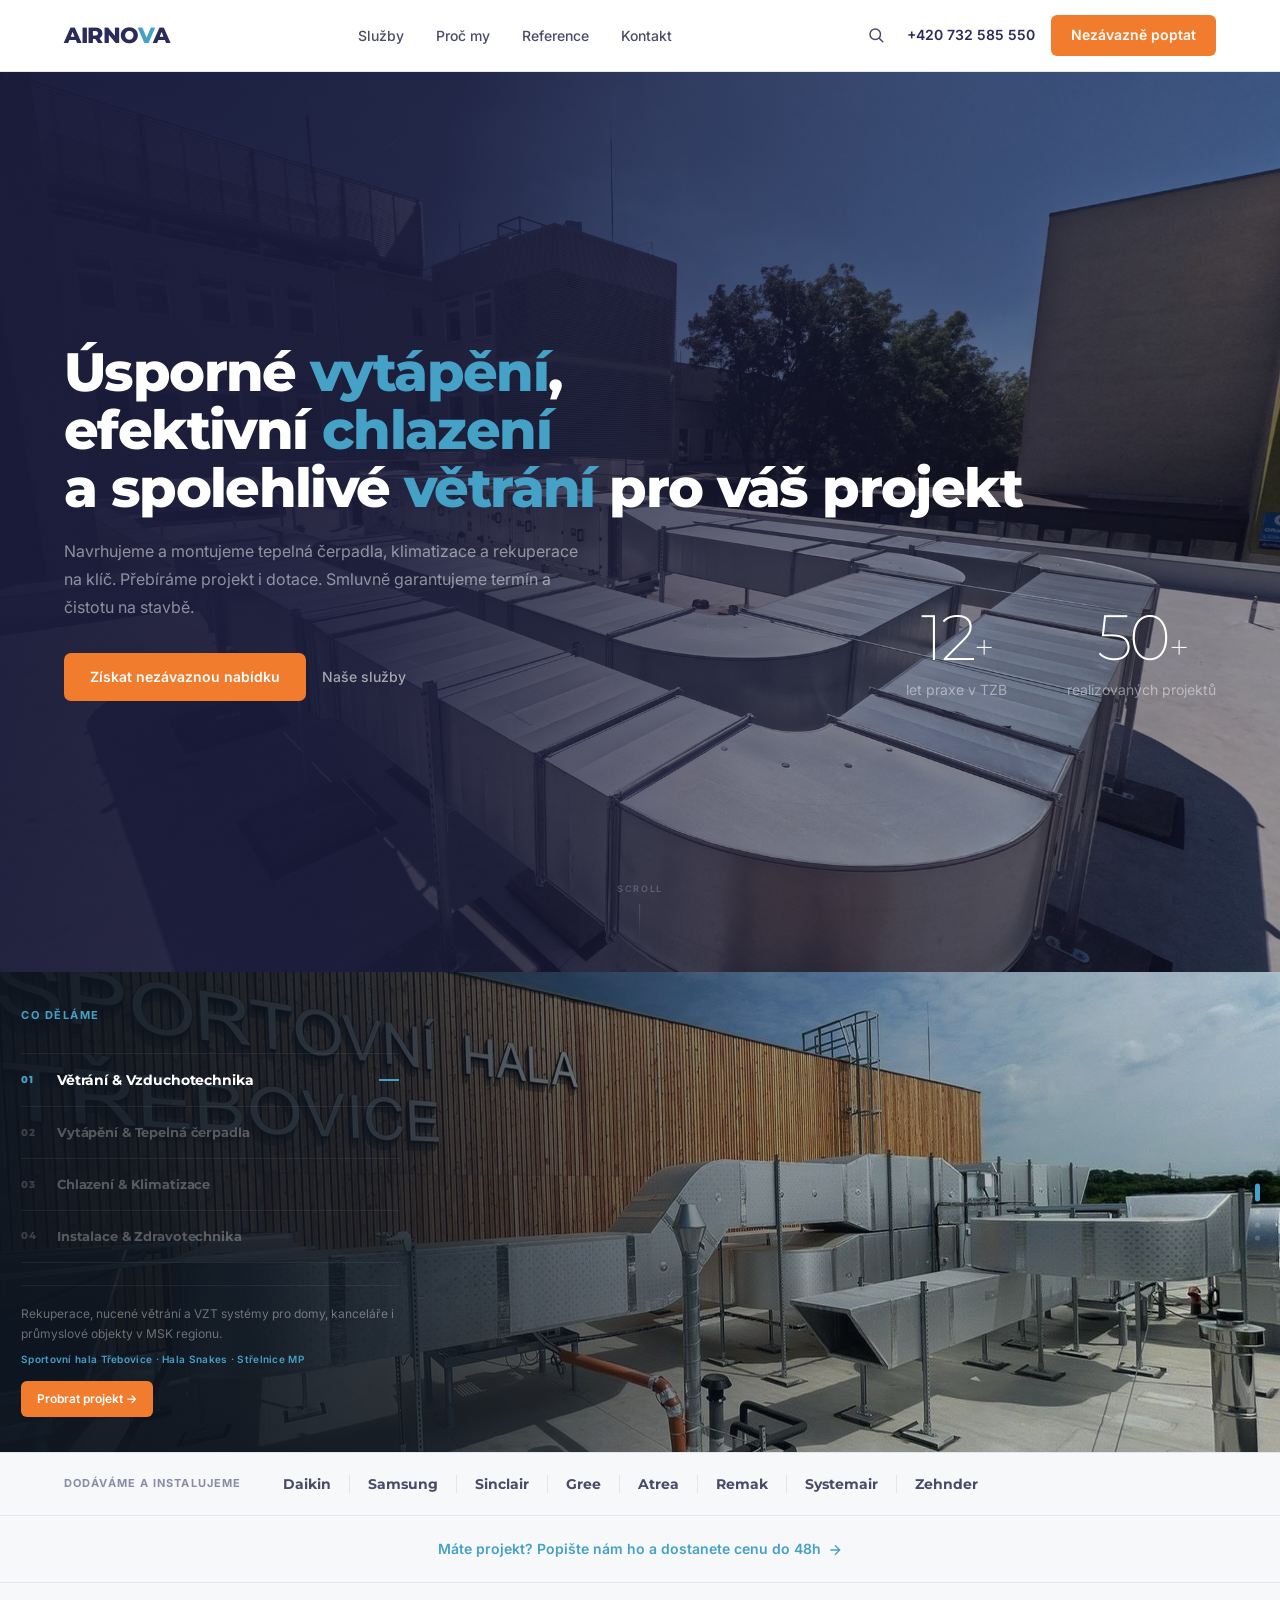
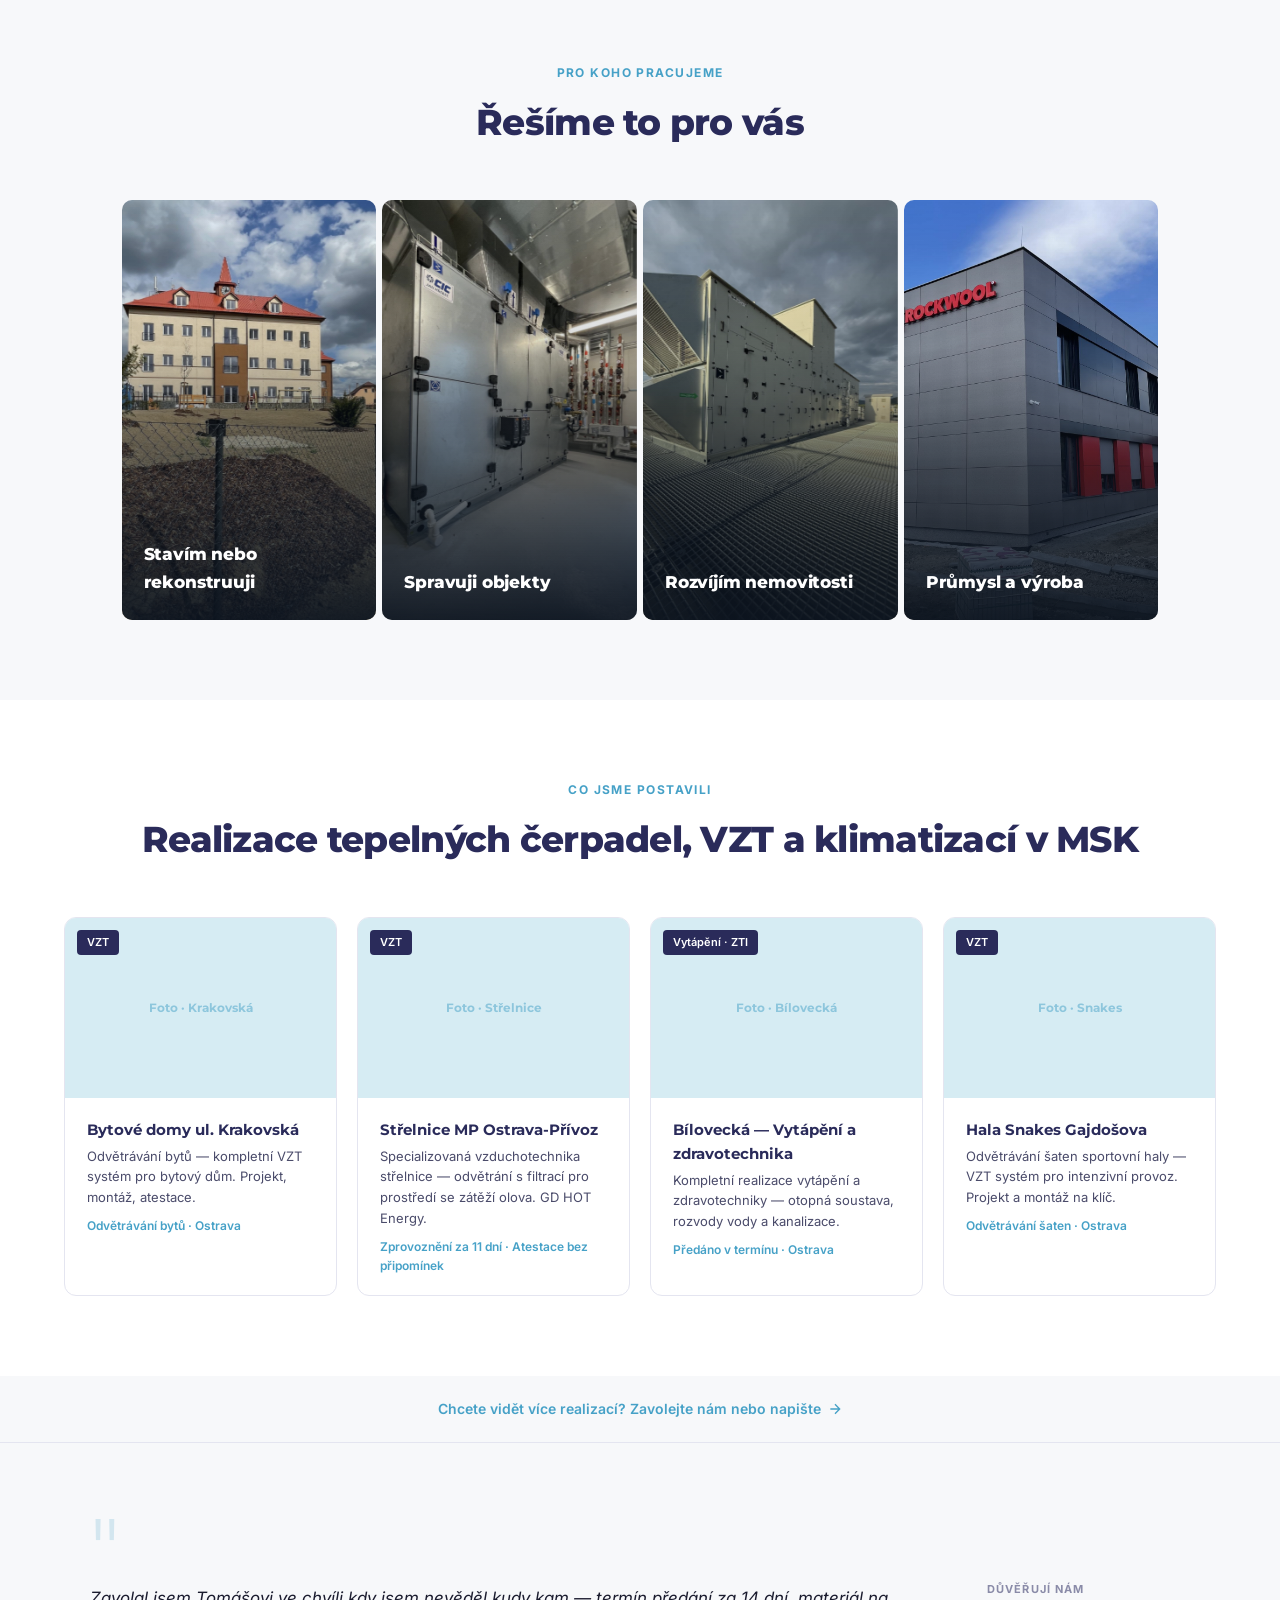
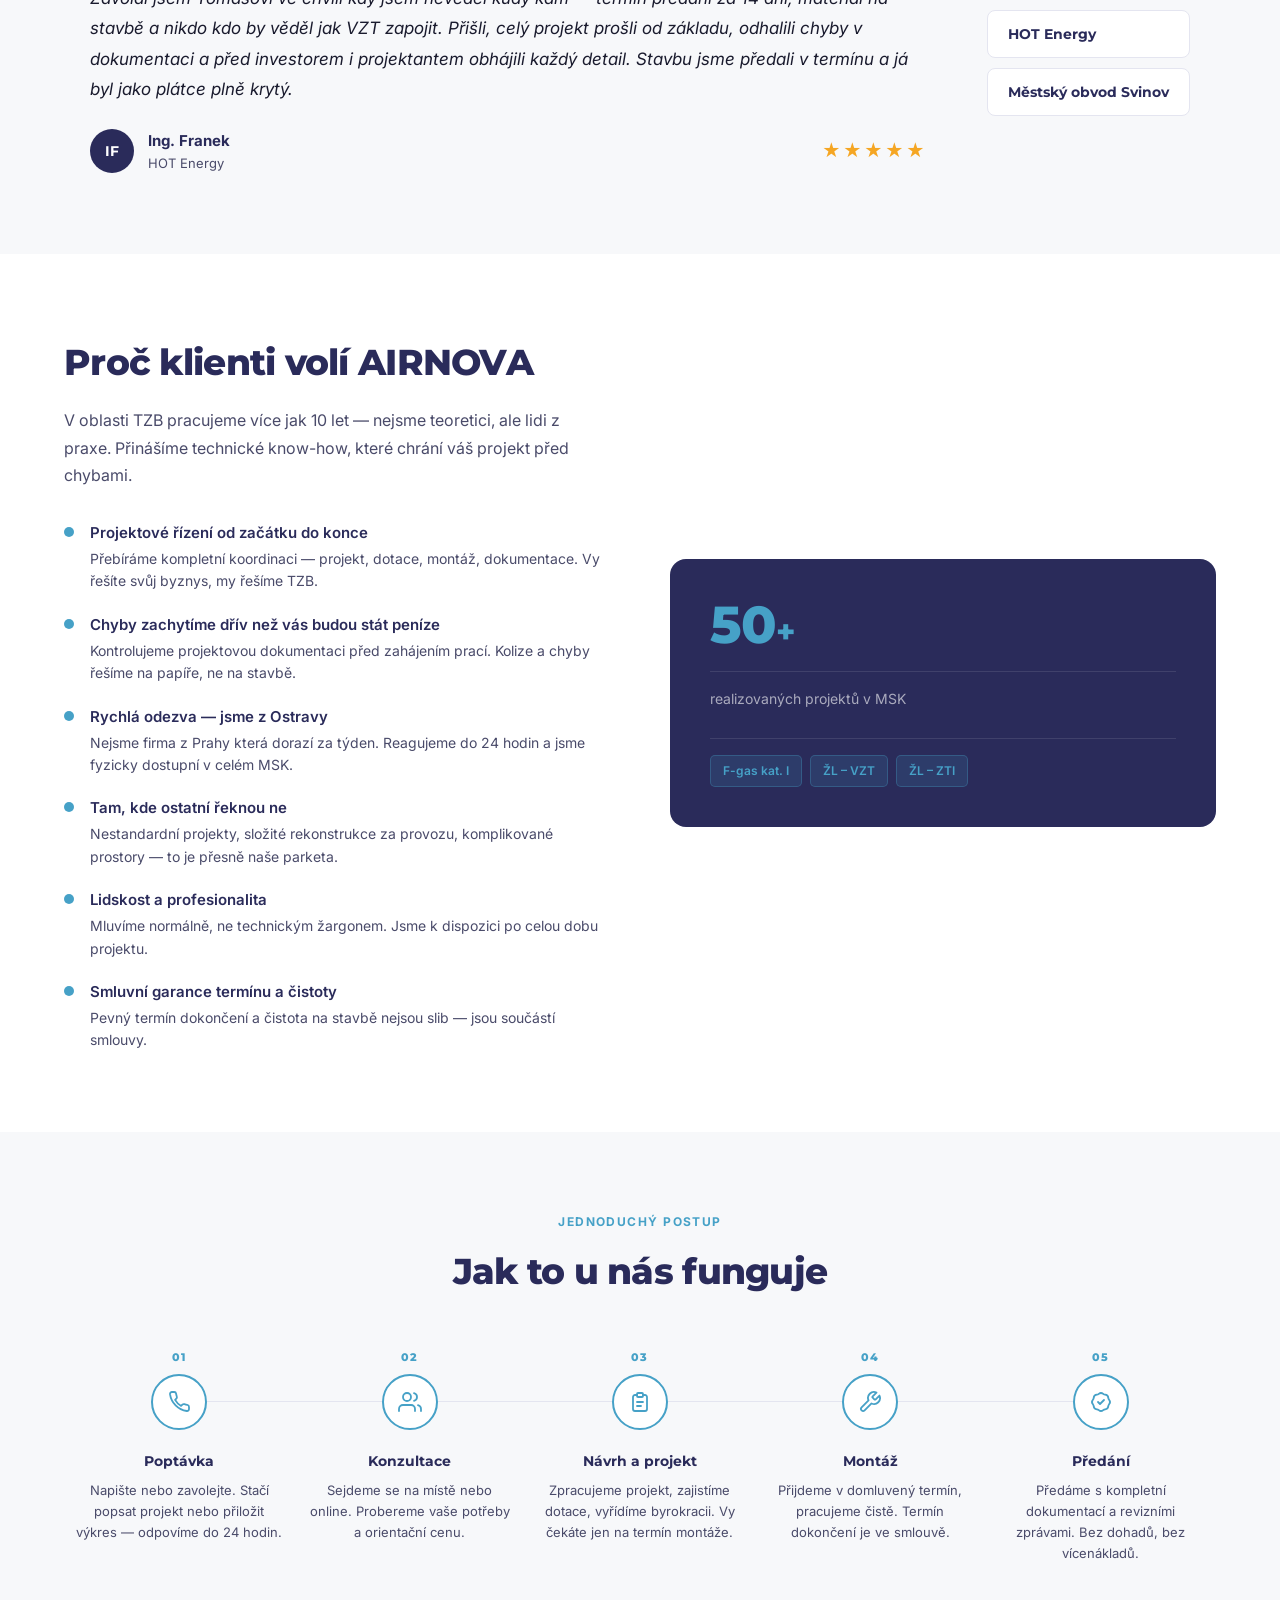
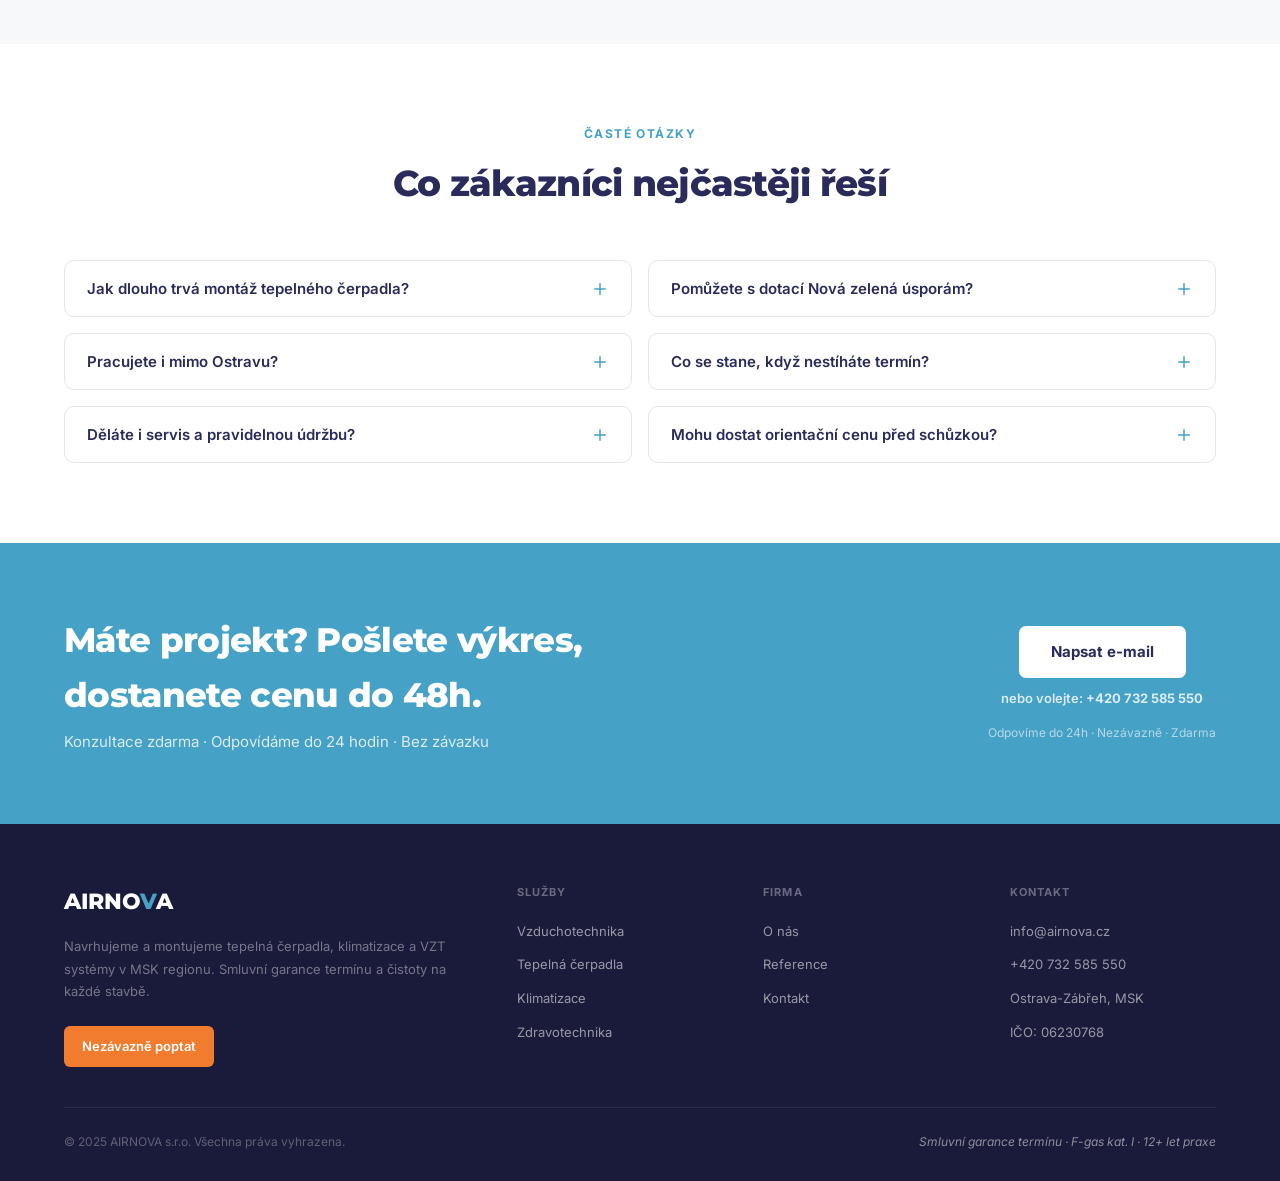
<file: index.html>
<!DOCTYPE html>
<html lang="cs">
<head>
<meta charset="UTF-8">
<meta name="viewport" content="width=device-width, initial-scale=1.0">

<!-- SEO: Title tag — max 60 znaků, primární klíčová slova + lokalita -->
<title>Tepelná čerpadla, Klimatizace a VZT Ostrava | AIRNOVA s.r.o.</title>

<!-- SEO: Meta description — max 155 znaků, výzva k akci -->
<meta name="description" content="Montáž tepelných čerpadel, klimatizace a vzduchotechniky v Ostravě a MSK. 12 let praxe, smluvní garance termínu. Konzultace zdarma — odpovíme do 24h.">

<!-- SEO: Canonical URL -->
<link rel="canonical" href="https://www.airnova.cz/">

<!-- SEO: Open Graph (Facebook, LinkedIn sdílení) -->
<meta property="og:type" content="website">
<meta property="og:title" content="Tepelná čerpadla, Klimatizace a VZT Ostrava | AIRNOVA s.r.o.">
<meta property="og:description" content="Montáž tepelných čerpadel, klimatizace a vzduchotechniky v Ostravě a MSK. 12 let praxe, smluvní garance termínu.">
<meta property="og:url" content="https://www.airnova.cz/">
<meta property="og:locale" content="cs_CZ">
<meta property="og:site_name" content="AIRNOVA s.r.o.">

<!-- SEO: Twitter/X card -->
<meta name="twitter:card" content="summary">
<meta name="twitter:title" content="Tepelná čerpadla, Klimatizace a VZT Ostrava | AIRNOVA s.r.o.">
<meta name="twitter:description" content="Montáž tepelných čerpadel, klimatizace a VZT v Ostravě a MSK. Smluvní garance termínu.">

<!-- SEO: Schema.org LocalBusiness markup -->
<script type="application/ld+json">
{
  "@context": "https://schema.org",
  "@type": "LocalBusiness",
  "name": "AIRNOVA s.r.o.",
  "description": "Montáž tepelných čerpadel, klimatizace, vzduchotechniky a zdravotechniky v Ostravě a Moravskoslezském kraji.",
  "url": "https://www.airnova.cz",
  "telephone": "+420732585550",
  "email": "info@airnova.cz",
  "address": {
    "@type": "PostalAddress",
    "streetAddress": "Ostrava-Zábřeh",
    "addressLocality": "Ostrava",
    "addressRegion": "Moravskoslezský kraj",
    "postalCode": "700 30",
    "addressCountry": "CZ"
  },
  "geo": {
    "@type": "GeoCoordinates",
    "latitude": 49.7884,
    "longitude": 18.2503
  },
  "areaServed": {
    "@type": "State",
    "name": "Moravskoslezský kraj"
  },
  "priceRange": "$$",
  "openingHours": "Mo-Fr 08:00-17:00",
  "sameAs": [],
  "hasOfferCatalog": {
    "@type": "OfferCatalog",
    "name": "TZB služby",
    "itemListElement": [
      {"@type": "Offer", "itemOffered": {"@type": "Service", "name": "Větrání a vzduchotechnika Ostrava"}},
      {"@type": "Offer", "itemOffered": {"@type": "Service", "name": "Vytápění a tepelná čerpadla Ostrava"}},
      {"@type": "Offer", "itemOffered": {"@type": "Service", "name": "Chlazení a klimatizace Ostrava"}},
      {"@type": "Offer", "itemOffered": {"@type": "Service", "name": "Instalace a zdravotechnika Ostrava"}}
    ]
  }
}
</script>
<link rel="preconnect" href="https://fonts.googleapis.com">
<link rel="preconnect" href="https://fonts.gstatic.com" crossorigin>
<link href="https://fonts.googleapis.com/css2?family=Montserrat:wght@600;700;800&family=Inter:wght@400;500;600&display=swap" rel="stylesheet">
<style>
  *, *::before, *::after { box-sizing: border-box; margin: 0; padding: 0; }
  :root {
    --navy: #2A2B5A; --navy-dark: #1A1B3A;
    --teal: #46A1C7; --teal-light: #D6ECF3;
    --orange: #F27C2E; --orange-light: #FCE5D4;
    --bg: #F7F8FA; --white: #ffffff;
    --text: #1A1B2E; --text-mid: #4A4B6A; --text-light: #8A8BA8;
    --border: #E4E5F0; --radius: 10px;
    --font-head: 'Montserrat', sans-serif;
    --font-body: 'Inter', sans-serif;
  }
  html { scroll-behavior: smooth; }
  body { font-family: var(--font-body); color: var(--text); background: var(--white); line-height: 1.6; }
  img { max-width: 100%; display: block; }
  a { text-decoration: none; color: inherit; }

  /* NAV */
  nav { position: sticky; top: 0; z-index: 100; background: rgba(255,255,255,0.97); backdrop-filter: blur(8px); border-bottom: 1px solid var(--border); padding: 0 5%; display: flex; align-items: center; justify-content: space-between; height: 72px; }
  .nav-logo { font-family: var(--font-head); font-weight: 800; font-size: 22px; letter-spacing: -0.02em; color: var(--navy); }
  .nav-logo .logo-v { color: var(--teal); }
  .nav-links { display: flex; gap: 2rem; list-style: none; }
  .nav-links a { font-size: 14px; font-weight: 500; color: var(--text-mid); transition: color .2s; }
  .nav-links a:hover { color: var(--navy); }
  .nav-right { display: flex; align-items: center; gap: 1rem; }
  .nav-tel { font-size: 14px; font-weight: 600; color: var(--navy); }
  .nav-cta { background: var(--orange); color: #fff; font-family: var(--font-body); font-weight: 600; font-size: 14px; padding: 9px 20px; border-radius: 6px; transition: background .2s; }
  .nav-cta:hover { background: #d96820; }
  .nav-search-wrap { position: relative; }
  .nav-search-btn { background: none; border: none; cursor: pointer; color: var(--text-mid); padding: 6px; display: flex; align-items: center; transition: color .2s; }
  .nav-search-btn:hover { color: var(--navy); }
  .nav-search-btn svg { width: 18px; height: 18px; }
  .search-dropdown { display: none; position: absolute; top: calc(100% + 12px); right: 0; background: #fff; border: 1px solid var(--border); border-radius: 10px; padding: 8px; min-width: 200px; box-shadow: 0 8px 24px rgba(42,43,90,0.1); z-index: 200; }
  .search-dropdown.open { display: block; }
  .search-dropdown a { display: flex; align-items: center; gap: 10px; padding: 9px 12px; border-radius: 7px; font-size: 14px; font-weight: 500; color: var(--text-mid); transition: background .15s, color .15s; }
  .search-dropdown a:hover { background: var(--bg); color: var(--navy); }
  .search-dropdown a svg { width: 16px; height: 16px; stroke: var(--teal); flex-shrink: 0; }
  .nav-toggle { display: none; background: none; border: none; cursor: pointer; padding: 4px; }
  .nav-toggle span { display: block; width: 24px; height: 2px; background: var(--navy); margin: 5px 0; }

  /* HERO — Turing layout */
  .hero {
    background: var(--navy-dark);
    height: 100vh;
    min-height: 600px;
    display: flex;
    align-items: center;
    padding: 0 5%;
    position: relative;
    overflow: hidden;
  }
  .hero-bg { position: absolute; inset: 0; z-index: 0; }
  .hero-bg img { position: absolute; inset: 0; width: 100%; height: 100%; object-fit: cover; object-position: center 35%; }
  .hero-bg::after {
    content: '';
    position: absolute; inset: 0;
    background: linear-gradient(100deg,
      rgba(26,27,58,0.97) 0%,
      rgba(26,27,58,0.90) 32%,
      rgba(26,27,58,0.58) 62%,
      rgba(26,27,58,0.28) 100%);
  }
  .hero-inner {
    position: relative; z-index: 2;
    width: 100%;
    max-width: 1400px;
    margin: 0 auto;
    display: flex;
    justify-content: space-between;
    align-items: flex-end;
    gap: 60px;
  }
  .hero-content { display: flex; flex-direction: column; align-items: flex-start; max-width: 720px; }
  .hero h1 {
    font-family: var(--font-head); font-weight: 800;
    font-size: clamp(32px, 4.2vw, 64px);
    color: #fff; line-height: 1.08;
    letter-spacing: -0.03em; margin-bottom: 1.25rem;
    white-space: nowrap;
  }
  .hero h1 em { color: var(--teal); font-style: normal; }
  .hero-sub {
    font-size: 16px; color: rgba(255,255,255,0.5);
    line-height: 1.75; margin-bottom: 2rem; max-width: 520px;
  }
  .hero-btns { display: flex; gap: 16px; align-items: center; }
  .btn-primary {
    background: var(--orange); color: #fff;
    font-weight: 600; font-size: 14px;
    padding: 13px 26px; border-radius: 7px;
    transition: background .2s;
  }
  .btn-primary:hover { background: #d96820; }
  .btn-outline {
    background: transparent; color: rgba(255,255,255,0.6);
    font-weight: 500; font-size: 14px;
    padding: 13px 0; border: none;
    transition: color .2s;
  }
  .btn-outline:hover { color: #fff; }

  /* stats — vpravo dole, Turing styl */
  .hero-stats { display: flex; gap: 60px; align-items: flex-end; flex-shrink: 0; }
  .hero-stat { text-align: center; }
  .hero-stat-num {
    font-family: var(--font-head); font-weight: 200;
    font-size: 64px; color: #fff;
    line-height: 1; letter-spacing: -0.04em; margin-bottom: 10px;
  }
  .hero-stat-plus { font-size: 36px; font-weight: 200; }
  .hero-stat-label { font-size: 14px; color: rgba(255,255,255,0.45); font-weight: 400; }
  .hero-stat-divider { display: none; }

  /* scroll */
  .hero-scroll {
    position: absolute; bottom: 32px; left: 50%;
    transform: translateX(-50%);
    display: flex; flex-direction: column; align-items: center; gap: 8px;
    cursor: pointer; opacity: 0.2; transition: opacity .2s; z-index: 10;
  }
  .hero-scroll:hover { opacity: 0.6; }
  .hero-scroll span { font-size: 9px; font-weight: 600; letter-spacing: 0.18em; text-transform: uppercase; color: #fff; }
  .hero-scroll-line {
    width: 1px; height: 36px;
    background: linear-gradient(to bottom, rgba(255,255,255,0.8), transparent);
    animation: scrollDown 2s ease-in-out infinite;
  }
  @keyframes scrollDown {
    0% { transform: scaleY(0); transform-origin: top; opacity: 0; }
    30% { opacity: 1; }
    70% { transform: scaleY(1); transform-origin: top; }
    71% { transform-origin: bottom; }
    100% { transform: scaleY(0); transform-origin: bottom; opacity: 0; }
  }


  /* responsive */
  @media (max-width: 900px) {
    .hero-stat { padding: 0 24px; }
    .hero-stat-num { font-size: 36px; }
    .hero h1 { font-size: 36px; }
  }

  /* STATS BAR */
  .stats-bar { background: var(--navy); padding: 40px 5%; display: grid; grid-template-columns: repeat(4,1fr); gap: 20px; text-align: center; }
  .stat-num { font-family: var(--font-head); font-weight: 800; font-size: 40px; color: var(--teal); letter-spacing: -0.02em; line-height: 1; }
  .stat-unit { font-size: 24px; }
  .stat-label { font-size: 13px; color: rgba(255,255,255,0.6); margin-top: 6px; }

  /* MINI CTA */
  .mini-cta { text-align: center; padding: 20px 5%; background: var(--bg); border-bottom: 1px solid var(--border); }
  .mini-cta a { font-size: 14px; font-weight: 600; color: var(--teal); display: inline-flex; align-items: center; gap: 6px; transition: color .2s; }
  .mini-cta a:hover { color: var(--navy); }
  .mini-cta svg { width: 16px; height: 16px; }

  /* SERVICES REVEAL — scroll driven */
  .services-reveal { position:relative; display:grid; grid-template-columns:420px 1fr; height:480px; overflow:hidden; background:#0d1520; }

  /* FULLWIDTH PHOTO BACKGROUND */
  .srv-bg-full {
    position:absolute; inset:0; z-index:0;
    transition:opacity .55s ease;
  }
  .srv-bg-full img {
    position:absolute; inset:0;
    width:100%; height:100%;
    object-fit:cover; object-position:center;
  }
  .srv-bg-full::after {
    content:'';
    position:absolute; inset:0;
    background:linear-gradient(to right,
      rgba(13,21,32,0.97) 0%,
      rgba(13,21,32,0.85) 30%,
      rgba(13,21,32,0.4) 60%,
      rgba(13,21,32,0.15) 100%);
    z-index:1;
  }

  .srv-left { position:sticky; top:0; height:480px; display:flex; flex-direction:column; justify-content:center; padding:44px 5% 44px 5%; z-index:10; }
  .srv-eyebrow { font-size:11px; font-weight:700; letter-spacing:0.14em; text-transform:uppercase; color:var(--teal); margin-bottom:28px; }
  .srv-items { display:flex; flex-direction:column; }
  .srv-item { display:flex; align-items:center; gap:14px; padding:15px 0; border-bottom:0.5px solid rgba(255,255,255,0.06); cursor:pointer; }
  .srv-item:first-child { border-top:0.5px solid rgba(255,255,255,0.06); }
  .srv-num { font-family:var(--font-head); font-weight:800; font-size:10px; color:rgba(255,255,255,0.18); letter-spacing:0.1em; width:22px; flex-shrink:0; transition:color .3s; }
  .srv-title { font-family:var(--font-head); font-weight:700; font-size:13px; color:rgba(255,255,255,0.28); letter-spacing:-0.01em; flex:1; transition:color .3s; }
  .srv-bar { width:0; height:1.5px; background:var(--teal); flex-shrink:0; transition:width .35s ease; }
  .srv-item:hover:not(.active) .srv-title { color:rgba(255,255,255,0.55); }
  .srv-item:hover:not(.active) .srv-num { color:rgba(255,255,255,0.35); }
  .srv-item.active .srv-num { color:var(--teal); }
  .srv-item.active .srv-title { color:#fff; font-size:14px; }
  .srv-item.active .srv-bar { width:20px; }
  .srv-info { margin-top:22px; padding-top:18px; border-top:0.5px solid rgba(255,255,255,0.06); }
  .srv-info-desc { font-size:12px; color:rgba(255,255,255,0.38); line-height:1.7; margin-bottom:7px; transition:opacity .25s; }
  .srv-info-result { font-size:10px; font-weight:600; color:var(--teal); letter-spacing:0.03em; margin-bottom:14px; }
  .srv-cta { display:inline-flex; align-items:center; gap:5px; background:var(--orange); color:#fff; font-size:12px; font-weight:600; padding:8px 16px; border-radius:6px; transition:background .2s; }
  .srv-cta:hover { background:#d96820; }

  /* right scroll */
  .srv-right { overflow-y:scroll; height:480px; scrollbar-width:none; scroll-snap-type:y mandatory; position:relative; z-index:5; }
  .srv-right::-webkit-scrollbar { display:none; }
  .srv-panel { height:480px; position:relative; display:flex; align-items:center; justify-content:center; scroll-snap-align:start; flex-shrink:0; background:transparent; }
  .srv-panel-bg { display:none; }
  .srv-panel-device { position:relative; z-index:1; }

  /* progress dots */
  .srv-dots { position:absolute; right:20px; top:50%; transform:translateY(-50%); display:flex; flex-direction:column; gap:8px; z-index:20; }
  .srv-dot { width:5px; height:5px; border-radius:50%; background:rgba(255,255,255,0.2); cursor:pointer; transition:background .3s, height .3s, border-radius .3s; }
  .srv-dot.active { background:var(--teal); height:18px; border-radius:3px; }

  /* mobile */
  @media (max-width:900px) {
    .services-reveal { grid-template-columns:1fr; height:auto; }
    .srv-left { position:relative; height:auto; padding:36px 5%; }
    .srv-right { height:300px; }
    .srv-panel { height:300px; }
    .srv-dots { display:none; }
  }

  /* SERVICES (old grid — kept for fallback) */
  .services { padding: 80px 5%; background: var(--white); }
  .section-head { text-align: center; margin-bottom: 3rem; }
  .section-eyebrow { font-size: 12px; font-weight: 700; letter-spacing: 0.12em; text-transform: uppercase; color: var(--teal); margin-bottom: 0.75rem; }
  .section-head h2 { font-family: var(--font-head); font-weight: 800; font-size: clamp(24px, 3vw, 36px); color: var(--navy); letter-spacing: -0.02em; }
  .services-grid { display: grid; grid-template-columns: repeat(4,1fr); gap: 20px; }
  .service-card { border: 1px solid var(--border); border-radius: 12px; padding: 28px 24px; transition: border-color .2s, box-shadow .2s; }
  .service-card:hover { border-color: var(--teal); box-shadow: 0 4px 20px rgba(70,161,199,0.1); }
  .service-icon { width: 48px; height: 48px; border-radius: 10px; background: var(--teal-light); display: flex; align-items: center; justify-content: center; margin-bottom: 1.25rem; }
  .service-icon svg { width: 26px; height: 26px; }
  .service-card h3 { font-family: var(--font-head); font-weight: 700; font-size: 16px; color: var(--navy); margin-bottom: 0.5rem; }
  .service-card p { font-size: 14px; color: var(--text-mid); line-height: 1.7; }

  /* BRANDS */
  .brands-strip { background: var(--bg); padding: 20px 5%; border-top: 1px solid var(--border); border-bottom: 1px solid var(--border); display: flex; align-items: center; gap: 24px; flex-wrap: wrap; }
  .brands-label { font-size: 11px; font-weight: 700; letter-spacing: 0.1em; text-transform: uppercase; color: var(--text-light); white-space: nowrap; flex-shrink: 0; }
  .brands-logos { display: flex; align-items: center; flex-wrap: wrap; flex: 1; }
  .brand-item { font-family: var(--font-head); font-weight: 700; font-size: 14px; color: var(--text-mid); padding: 0 18px; white-space: nowrap; }
  .brand-sep { width: 1px; height: 18px; background: var(--border); flex-shrink: 0; }

  /* SEGMENTS PHOTO CARDS */
  .seg-photo-grid { display:grid; grid-template-columns:repeat(4,1fr); gap:6px; padding:0 5% 80px; background:var(--bg); }
  .seg-photo-card { display:block; position:relative; overflow:hidden; height:420px; border-radius:10px; }
  .seg-photo-wrap { position:relative; width:100%; height:100%; overflow:hidden; }
  .seg-photo-bg {
    position:absolute; inset:0;
    background-size:cover;
    background-position:center;
    transition:transform .6s cubic-bezier(.25,.46,.45,.94);
    will-change:transform;
  }
  .seg-photo-card:hover .seg-photo-bg { transform:scale(1.07); }
  .seg-photo-gradient {
    position:absolute; inset:0; z-index:1;
    background:linear-gradient(to top,
      rgba(13,21,32,0.95) 0%,
      rgba(13,21,32,0.6) 35%,
      rgba(13,21,32,0.15) 65%,
      rgba(13,21,32,0) 100%
    );
    transition:background .4s;
  }
  .seg-photo-card:hover .seg-photo-gradient {
    background:linear-gradient(to top,
      rgba(13,21,32,0.98) 0%,
      rgba(13,21,32,0.75) 45%,
      rgba(13,21,32,0.25) 70%,
      rgba(13,21,32,0) 100%
    );
  }
  .seg-photo-content {
    position:absolute; bottom:0; left:0; right:0;
    z-index:2; padding:24px 22px;
  }
  .seg-photo-title {
    font-family:var(--font-head); font-weight:800; font-size:17px;
    color:#fff; letter-spacing:-0.01em; margin-bottom:0;
    transition:margin-bottom .35s ease;
  }
  .seg-photo-desc {
    font-size:13px; color:rgba(255,255,255,0.65);
    line-height:1.6; margin-top:0;
    max-height:0; overflow:hidden;
    opacity:0;
    transition:max-height .4s ease, opacity .35s ease, margin-top .35s ease;
  }
  .seg-photo-cta {
    display:block; font-size:12px; font-weight:600;
    color:var(--teal); margin-top:0;
    max-height:0; overflow:hidden;
    opacity:0;
    transition:max-height .4s ease, opacity .35s ease .05s, margin-top .35s ease;
  }
  .seg-photo-card:hover .seg-photo-title { margin-bottom:10px; }
  .seg-photo-card:hover .seg-photo-desc { max-height:100px; opacity:1; margin-top:0; }
  .seg-photo-card:hover .seg-photo-cta { max-height:40px; opacity:1; margin-top:10px; }
  @media (max-width:900px) {
    .seg-photo-grid { grid-template-columns:repeat(2,1fr); gap:5px; padding:0 4% 60px; }
    .seg-photo-card { height:280px; }
  }
  @media (max-width:600px) {
    .seg-photo-grid { grid-template-columns:1fr; gap:5px; }
    .seg-photo-card { height:240px; }
  }

  /* SEGMENTS (old) */
  .segments { padding: 80px 5% 0; background: var(--bg); }
  .segments-elegant { display: grid; grid-template-columns: repeat(4,1fr); border: 1px solid var(--border); border-radius: 14px; overflow: hidden; background: var(--white); }
  .seg-cell { padding: 32px 26px; border-right: 1px solid var(--border); display: flex; flex-direction: column; transition: background .2s; }
  .seg-cell:last-child { border-right: none; }
  .seg-cell:hover { background: var(--bg); }
  .seg-dot { width: 8px; height: 8px; border-radius: 50%; background: var(--teal); margin-bottom: 16px; }
  .seg-cell h3 { font-family: var(--font-head); font-weight: 800; font-size: 16px; color: var(--navy); margin-bottom: 10px; letter-spacing: -0.01em; line-height: 1.3; }
  .seg-cell p { font-size: 13px; color: var(--text-mid); line-height: 1.65; margin-bottom: 18px; flex: 1; }
  .seg-cta { font-size: 13px; font-weight: 600; color: var(--teal); transition: color .2s; }
  .seg-cell:hover .seg-cta { color: var(--navy); }
  .segments-grid { display: grid; grid-template-columns: repeat(3,1fr); gap: 20px; }
  .entry-card { background: var(--white); border-radius: 12px; border: 1.5px solid var(--border); padding: 32px 28px; transition: border-color .2s, box-shadow .2s; }
  .entry-card:hover { border-color: var(--teal); box-shadow: 0 4px 20px rgba(70,161,199,0.1); }
  .entry-badge { display: inline-block; font-size: 11px; font-weight: 700; letter-spacing: 0.08em; text-transform: uppercase; padding: 3px 10px; border-radius: 4px; margin-bottom: 1rem; }
  .badge-b2b { background: var(--teal-light); color: #1A6A8A; }
  .badge-b2c { background: var(--orange-light); color: #8A3A10; }
  .badge-spr { background: #E8E9F5; color: #2A2B5A; }
  .entry-card h3 { font-family: var(--font-head); font-weight: 700; font-size: 18px; color: var(--navy); margin-bottom: 0.75rem; line-height: 1.3; }
  .entry-card p { font-size: 14px; color: var(--text-mid); line-height: 1.7; margin-bottom: 1.5rem; }
  .entry-link { font-weight: 600; font-size: 14px; color: var(--teal); display: inline-flex; align-items: center; gap: 6px; }
  .entry-link svg { width: 16px; height: 16px; transition: transform .2s; }
  .entry-card:hover .entry-link svg { transform: translateX(4px); }

  /* REFERENCES */
  .references { padding: 80px 5%; background: var(--white); }
  .ref-grid { display: grid; grid-template-columns: repeat(4,1fr); gap: 20px; margin-top: 3rem; }
  .ref-card { border-radius: 12px; overflow: hidden; border: 1px solid var(--border); transition: box-shadow .2s; }
  .ref-card:hover { box-shadow: 0 6px 24px rgba(42,43,90,0.1); }
  .ref-img { height: 180px; background: var(--teal-light); display: flex; align-items: center; justify-content: center; position: relative; }
  .ref-img-placeholder { font-family: var(--font-head); font-weight: 700; font-size: 12px; color: var(--teal); opacity: 0.5; text-align: center; padding: 1rem; }
  .ref-cat { position: absolute; top: 12px; left: 12px; background: var(--navy); color: #fff; font-size: 11px; font-weight: 600; padding: 4px 10px; border-radius: 4px; }
  .ref-body { padding: 20px 22px; }
  .ref-body h4 { font-family: var(--font-head); font-weight: 700; font-size: 15px; color: var(--navy); margin-bottom: 4px; }
  .ref-body p { font-size: 13px; color: var(--text-mid); line-height: 1.6; margin-bottom: 8px; }
  .ref-result { font-size: 12px; font-weight: 600; color: var(--teal); }
  .ref-loc { font-size: 12px; color: var(--text-light); margin-top: 6px; display: flex; align-items: center; gap: 4px; }

  /* TESTIMONIAL */
  .testimonial-section { background: var(--bg); padding: 80px 5%; }
  .testimonial-inner { display: grid; grid-template-columns: 1fr auto; gap: 60px; align-items: center; max-width: 1100px; margin: 0 auto; }
  .quote-mark { font-family: var(--font-head); font-size: 80px; color: var(--teal); opacity: 0.2; line-height: 0.6; margin-bottom: 12px; }
  blockquote { font-size: 17px; color: var(--text); line-height: 1.8; font-style: italic; margin-bottom: 24px; }
  .testimonial-author { display: flex; align-items: center; gap: 14px; }
  .author-avatar { width: 44px; height: 44px; border-radius: 50%; background: var(--navy); color: #fff; font-family: var(--font-head); font-weight: 700; font-size: 14px; display: flex; align-items: center; justify-content: center; flex-shrink: 0; }
  .author-name { font-weight: 700; font-size: 15px; color: var(--navy); }
  .author-company { font-size: 13px; color: var(--text-mid); }
  .author-stars { margin-left: auto; color: #F5A623; font-size: 18px; letter-spacing: 2px; }
  .testimonial-trust { display: flex; flex-direction: column; gap: 12px; flex-shrink: 0; }
  .trust-label { font-size: 11px; font-weight: 700; letter-spacing: 0.1em; text-transform: uppercase; color: var(--text-light); }
  .trust-logos { display: flex; flex-direction: column; gap: 10px; }
  .trust-logo-box { padding: 10px 20px; border: 1.5px solid var(--border); border-radius: 8px; background: var(--white); min-width: 200px; }
  .trust-logo-text { font-family: var(--font-head); font-weight: 700; font-size: 14px; color: var(--navy); }

  /* WHY */
  .why { background: var(--white); padding: 80px 5%; }
  .why-inner { display: grid; grid-template-columns: 1fr 1fr; gap: 60px; align-items: center; }
  .why-text h2 { font-family: var(--font-head); font-weight: 800; font-size: clamp(24px, 3vw, 36px); color: var(--navy); margin-bottom: 1rem; letter-spacing: -0.02em; }
  .why-text > p { font-size: 16px; color: var(--text-mid); line-height: 1.7; margin-bottom: 2rem; }
  .why-items { display: flex; flex-direction: column; gap: 20px; }
  .why-item { display: flex; gap: 16px; align-items: flex-start; }
  .why-dot { width: 10px; height: 10px; border-radius: 50%; background: var(--teal); flex-shrink: 0; margin-top: 6px; }
  .why-item h4 { font-weight: 600; font-size: 15px; color: var(--navy); margin-bottom: 3px; }
  .why-item p { font-size: 14px; color: var(--text-mid); }
  .why-visual { background: var(--navy); border-radius: 16px; padding: 40px; display: flex; flex-direction: column; gap: 20px; justify-content: center; }

  /* PROCESS */
  .process { padding: 80px 5%; background: var(--bg); }
  .process-steps { display: grid; grid-template-columns: repeat(5,1fr); gap: 0; margin-top: 3rem; position: relative; }
  .process-step { display: flex; flex-direction: column; align-items: center; text-align: center; padding: 0 12px; position: relative; }
  .step-num { font-family: var(--font-head); font-weight: 800; font-size: 11px; letter-spacing: 0.12em; color: var(--teal); margin-bottom: 8px; }
  .step-line { position: absolute; top: 52px; left: calc(50% + 28px); right: calc(-50% + 28px); height: 1px; background: var(--border); z-index: 0; }
  .step-icon { width: 56px; height: 56px; border-radius: 50%; background: var(--white); border: 2px solid var(--teal); display: flex; align-items: center; justify-content: center; margin-bottom: 1.25rem; z-index: 1; position: relative; flex-shrink: 0; }
  .step-icon svg { width: 24px; height: 24px; }
  .process-step h4 { font-family: var(--font-head); font-weight: 700; font-size: 14px; color: var(--navy); margin-bottom: 0.5rem; }
  .process-step p { font-size: 13px; color: var(--text-mid); line-height: 1.6; }

  /* FAQ */
  .faq { padding: 80px 5%; background: var(--white); }
  .faq-grid { display: grid; grid-template-columns: 1fr 1fr; gap: 16px; margin-top: 3rem; }
  .faq-item { border: 1px solid var(--border); border-radius: 10px; overflow: hidden; }
  .faq-q { width: 100%; background: none; border: none; padding: 18px 22px; text-align: left; font-family: var(--font-body); font-size: 15px; font-weight: 600; color: var(--navy); cursor: pointer; display: flex; justify-content: space-between; align-items: center; gap: 12px; transition: background .2s; }
  .faq-q:hover { background: var(--bg); }
  .faq-q svg { width: 18px; height: 18px; flex-shrink: 0; transition: transform .25s; stroke: var(--teal); }
  .faq-item.open .faq-q svg { transform: rotate(45deg); }
  .faq-a { max-height: 0; overflow: hidden; transition: max-height .3s ease; }
  .faq-item.open .faq-a { max-height: 300px; }
  .faq-a p { padding: 0 22px 18px; font-size: 14px; color: var(--text-mid); line-height: 1.7; border-top: 1px solid var(--border); padding-top: 14px; }

  /* CTA STRIP */
  .cta-strip { background: var(--teal); padding: 70px 5%; display: grid; grid-template-columns: 1fr auto; align-items: center; gap: 40px; }
  .cta-strip h2 { font-family: var(--font-head); font-weight: 800; font-size: clamp(22px, 3vw, 34px); color: #fff; letter-spacing: -0.02em; }
  .cta-strip p { font-size: 15px; color: rgba(255,255,255,0.8); margin-top: 8px; }
  .cta-strip-btns { display: flex; flex-direction: column; gap: 10px; align-items: center; }
  .btn-white { background: #fff; color: var(--navy); font-weight: 700; font-size: 15px; padding: 14px 32px; border-radius: 7px; text-align: center; white-space: nowrap; transition: opacity .2s; }
  .btn-white:hover { opacity: 0.9; }
  .cta-tel { font-size: 13px; font-weight: 600; color: rgba(255,255,255,0.8); }
  .cta-disclaimer { font-size: 12px; color: rgba(255,255,255,0.6); margin-top: 4px; text-align: center; }

  /* FOOTER */
  footer { background: var(--navy-dark); padding: 60px 5% 30px; }
  .footer-grid { display: grid; grid-template-columns: 2fr 1fr 1fr 1fr; gap: 40px; margin-bottom: 40px; }
  .footer-logo { font-family: var(--font-head); font-weight: 800; font-size: 22px; color: #fff; margin-bottom: 1rem; }
  .footer-logo span { color: var(--teal); }
  .footer-desc { font-size: 13px; color: rgba(255,255,255,0.4); line-height: 1.7; margin-bottom: 1.5rem; }
  .footer-cta-small { background: var(--orange); color: #fff; font-weight: 600; font-size: 13px; padding: 10px 18px; border-radius: 6px; display: inline-block; transition: background .2s; }
  .footer-cta-small:hover { background: #d96820; }
  .footer-col h5 { font-size: 11px; font-weight: 700; letter-spacing: 0.1em; text-transform: uppercase; color: rgba(255,255,255,0.35); margin-bottom: 1rem; }
  .footer-col ul { list-style: none; display: flex; flex-direction: column; gap: 8px; }
  .footer-col ul a { font-size: 13px; color: rgba(255,255,255,0.55); transition: color .2s; }
  .footer-col ul a:hover { color: var(--teal); }
  .footer-bottom { border-top: 1px solid rgba(255,255,255,0.08); padding-top: 24px; display: flex; justify-content: space-between; align-items: center; }
  .footer-bottom p { font-size: 12px; color: rgba(255,255,255,0.3); }
  .footer-value { font-size: 12px; color: rgba(255,255,255,0.5); font-style: italic; }

  /* POPUP */
  .popup-overlay { display: none; position: fixed; inset: 0; z-index: 999; background: rgba(20,21,50,0.6); backdrop-filter: blur(4px); align-items: center; justify-content: center; }
  .popup-overlay.open { display: flex; }
  .popup-box { background: #fff; border-radius: 16px; padding: 40px 36px 32px; max-width: 460px; width: 90%; position: relative; box-shadow: 0 24px 60px rgba(20,21,50,0.2); animation: popIn .25s ease; }
  @keyframes popIn { from { opacity:0; transform: scale(.95) translateY(12px); } to { opacity:1; transform: none; } }
  .popup-close { position: absolute; top: 16px; right: 16px; background: none; border: none; cursor: pointer; color: var(--text-light); font-size: 22px; line-height: 1; padding: 4px 8px; }
  .popup-close:hover { color: var(--navy); }
  .popup-eyebrow { font-size: 11px; font-weight: 700; letter-spacing: 0.12em; text-transform: uppercase; color: var(--teal); margin-bottom: 10px; }
  .popup-box h2 { font-family: var(--font-head); font-weight: 800; font-size: 22px; color: var(--navy); line-height: 1.2; margin-bottom: 8px; letter-spacing: -0.01em; }
  .popup-sub { font-size: 14px; color: var(--text-mid); margin-bottom: 22px; line-height: 1.6; }
  .popup-form { display: flex; flex-direction: column; gap: 12px; }
  .popup-input { font-family: var(--font-body); font-size: 14px; padding: 11px 14px; border-radius: 7px; border: 1.5px solid var(--border); background: var(--bg); color: var(--text); outline: none; transition: border-color .2s; }
  .popup-input:focus { border-color: var(--teal); background: #fff; }
  .popup-input::placeholder { color: var(--text-light); }
  .popup-submit { background: var(--orange); color: #fff; font-family: var(--font-body); font-weight: 700; font-size: 15px; padding: 13px; border-radius: 7px; border: none; cursor: pointer; transition: background .2s; margin-top: 4px; }
  .popup-submit:hover { background: #d96820; }
  .popup-disclaimer { font-size: 12px; color: var(--text-light); text-align: center; margin-top: 10px; }
  .popup-success { text-align: center; padding: 20px 0; }
  .popup-success .success-icon { font-size: 40px; margin-bottom: 12px; }
  .popup-success h3 { font-family: var(--font-head); font-weight: 800; font-size: 20px; color: var(--navy); margin-bottom: 8px; }
  .popup-success p { font-size: 14px; color: var(--text-mid); }

  /* RESPONSIVE */
  @media (max-width: 900px) {
    .nav-links { display: none; }
    .nav-toggle { display: block; }
    .hero-inner { flex-direction: column; align-items: flex-start; gap: 40px; }
    .hero h1 { white-space: normal; font-size: 32px; }
    .hero-stats { gap: 32px; }
    .hero-stat-num { font-size: 40px; }
    .services-grid { grid-template-columns: repeat(2,1fr); }
    .segments-grid { grid-template-columns: 1fr; }
    .segments-elegant { grid-template-columns: 1fr; }
    .seg-cell { border-right: none; border-bottom: 1px solid var(--border); }
    .seg-cell:last-child { border-bottom: none; }
    .why-inner { grid-template-columns: 1fr; }
    .ref-grid { grid-template-columns: 1fr; }
    .cta-strip { grid-template-columns: 1fr; }
    .faq-grid { grid-template-columns: 1fr; }
    .footer-grid { grid-template-columns: 1fr 1fr; }
    .process-steps { grid-template-columns: 1fr; gap: 28px; }
    .step-line { display: none !important; }
    .process-step { flex-direction: row; text-align: left; gap: 20px; align-items: flex-start; }
    .testimonial-inner { grid-template-columns: 1fr; }
    .stats-bar { grid-template-columns: repeat(2,1fr); }
  }
  @media (max-width: 600px) {
    .services-grid { grid-template-columns: 1fr; }
    .footer-grid { grid-template-columns: 1fr; }
    .hero h1 { font-size: 26px; }
    .hero-stats { gap: 24px; }
    .hero-stat-num { font-size: 32px; }
  }
</style>
<!-- SEO: FAQ Schema — zobrazí se přímo ve výsledcích Google -->
<script type="application/ld+json">
{
  "@context": "https://schema.org",
  "@type": "FAQPage",
  "mainEntity": [
    {
      "@type": "Question",
      "name": "Jak dlouho trvá montáž tepelného čerpadla?",
      "acceptedAnswer": {"@type": "Answer", "text": "Standardní instalace tepelného čerpadla vzduch–voda trvá 2–4 dny. Závisí na velikosti objektu a stávajícím otopném systému. Přesný termín dostanete vždy dopředu ve smlouvě."}
    },
    {
      "@type": "Question",
      "name": "Pomůžete s dotací Nová zelená úsporám?",
      "acceptedAnswer": {"@type": "Answer", "text": "Ano, dotace Nová zelená úsporám přebíráme kompletně — od žádosti přes výběr vhodného zařízení až po předání dokumentace."}
    },
    {
      "@type": "Question",
      "name": "Pracujete i mimo Ostravu?",
      "acceptedAnswer": {"@type": "Answer", "text": "Primárně působíme v MSK regionu — Ostrava a okolí do cca 60 km. Pro větší projekty jsme schopni dojet i dál."}
    },
    {
      "@type": "Question",
      "name": "Děláte i servis a pravidelnou údržbu?",
      "acceptedAnswer": {"@type": "Answer", "text": "Ano. Po montáži nabízíme servisní smlouvy — pravidelné prohlídky, čištění filtrů a výměníků, revize."}
    }
  ]
}
</script>
</head>
<body>

<!-- NAV -->
<nav>
  <div class="nav-logo">AIRNO<span class="logo-v">V</span>A</div>
  <ul class="nav-links">
    <li><a href="#sluzby">Služby</a></li>
    <li><a href="#proc-my">Proč my</a></li>
    <li><a href="#reference">Reference</a></li>
    <li><a href="#kontakt">Kontakt</a></li>
  </ul>
  <div class="nav-right">
    <div class="nav-search-wrap">
      <button class="nav-search-btn" id="searchBtn" aria-label="Vyhledávání">
        <svg viewBox="0 0 24 24" fill="none" stroke="currentColor" stroke-width="2" stroke-linecap="round"><circle cx="11" cy="11" r="7"/><path d="M21 21l-4.35-4.35"/></svg>
      </button>
      <div class="search-dropdown" id="searchDropdown">
        <a href="#sluzby"><svg viewBox="0 0 24 24" fill="none" stroke-width="1.8" stroke-linecap="round" stroke-linejoin="round"><path d="M9.5 2h5l1 4h-7l1-4zM4 9h16v2H4z"/></svg>Služby</a>
        <a href="#reference"><svg viewBox="0 0 24 24" fill="none" stroke-width="1.8" stroke-linecap="round" stroke-linejoin="round"><rect x="3" y="3" width="7" height="7" rx="1"/><rect x="14" y="3" width="7" height="7" rx="1"/><rect x="3" y="14" width="7" height="7" rx="1"/><rect x="14" y="14" width="7" height="7" rx="1"/></svg>Naše projekty</a>
        <a href="#kontakt"><svg viewBox="0 0 24 24" fill="none" stroke-width="1.8" stroke-linecap="round" stroke-linejoin="round"><path d="M22 16.92V19a2 2 0 01-2.18 2A19.79 19.79 0 013 4.18 2 2 0 015 2h2.09a2 2 0 012 1.72c.127.96.361 1.903.7 2.81a2 2 0 01-.45 2.11L8.09 9.91a16 16 0 006 6l1.27-1.27a2 2 0 012.11-.45c.907.339 1.85.573 2.81.7A2 2 0 0122 16.92z"/></svg>Kontakt</a>
      </div>
    </div>
    <a class="nav-tel" href="tel:+420732585550">+420 732 585 550</a>
    <a class="nav-cta" href="#kontakt">Nezávazně poptat</a>
  </div>
  <button class="nav-toggle" aria-label="Menu"><span></span><span></span><span></span></button>
</nav>

<section class="hero">
  <div class="hero-bg">
    <img src="public/images/vzt-hyperbara.jpg" alt="Realizace vzduchotechniky AIRNOVA na střeše objektu">
  </div>
  <div class="hero-inner">

    <div class="hero-content">
      <h1>Úsporné <em>vytápění</em>,<br>efektivní <em>chlazení</em><br>a spolehlivé <em>větrání</em> pro váš projekt</h1>
      <p class="hero-sub">Navrhujeme a montujeme tepelná čerpadla, klimatizace a rekuperace na klíč. Přebíráme projekt i dotace. Smluvně garantujeme termín a čistotu na stavbě.</p>
      <div class="hero-btns">
        <a class="btn-primary" href="#kontakt">Získat nezávaznou nabídku</a>
        <a class="btn-outline" href="#sluzby">Naše služby</a>
      </div>
    </div>

    <div class="hero-stats">
      <div class="hero-stat">
        <div class="hero-stat-num"><span class="countup" data-target="12">0</span><span class="hero-stat-plus">+</span></div>
        <div class="hero-stat-label">let praxe v TZB</div>
      </div>
      <div class="hero-stat">
        <div class="hero-stat-num"><span class="countup" data-target="50">0</span><span class="hero-stat-plus">+</span></div>
        <div class="hero-stat-label">realizovaných projektů</div>
      </div>
    </div>

  </div>

  <div class="hero-scroll" onclick="document.getElementById('sluzby').scrollIntoView({behavior:'smooth'})">
    <span>Scroll</span>
    <div class="hero-scroll-line"></div>
  </div>
</section>

<!-- 3. CO DĚLÁME -->
<section class="services-reveal" id="sluzby">

  <!-- FULLWIDTH BACKGROUND FOTO -->
  <div class="srv-bg-full" id="srvBgFull">
    <img src="public/images/vzt-trebovice.jpg" alt="Sportovní hala Třebovice — realizace VZT AIRNOVA" id="srvBgImg">
  </div>

  <!-- LEVA — sticky nadpisy -->
  <div class="srv-left">
    <div class="srv-eyebrow">Co děláme</div>
    <div class="srv-items">
      <div class="srv-item active" id="si0" onclick="srvScroll(0)">
        <span class="srv-num">01</span>
        <span class="srv-title">Větrání &amp; Vzduchotechnika</span>
        <span class="srv-bar"></span>
      </div>
      <div class="srv-item" id="si1" onclick="srvScroll(1)">
        <span class="srv-num">02</span>
        <span class="srv-title">Vytápění &amp; Tepelná čerpadla</span>
        <span class="srv-bar"></span>
      </div>
      <div class="srv-item" id="si2" onclick="srvScroll(2)">
        <span class="srv-num">03</span>
        <span class="srv-title">Chlazení &amp; Klimatizace</span>
        <span class="srv-bar"></span>
      </div>
      <div class="srv-item" id="si3" onclick="srvScroll(3)">
        <span class="srv-num">04</span>
        <span class="srv-title">Instalace &amp; Zdravotechnika</span>
        <span class="srv-bar"></span>
      </div>
    </div>
    <div class="srv-info">
      <div class="srv-info-desc" id="srv-desc">Rekuperace, nucené větrání a VZT systémy pro domy, kanceláře i průmyslové objekty v MSK regionu.</div>
      <div class="srv-info-result" id="srv-result">Sportovní hala Třebovice · Hala Snakes · Střelnice MP</div>
      <a class="srv-cta" href="#kontakt">Probrat projekt →</a>
    </div>
  </div>

  <!-- PRAVA — scrollovatelné panely -->
  <div class="srv-right" id="srvRight">

    <div class="srv-panel">
      <div class="srv-panel-bg">
        <img src="public/images/vzt-trebovice.jpg" alt="Montáž vzduchotechniky AIRNOVA" style="position:absolute;inset:0;width:100%;height:100%;object-fit:cover;object-position:right center;">
      </div>
    </div>

    <div class="srv-panel">
      <div class="srv-panel-bg" style="background:linear-gradient(135deg,#0a1520 0%,#12202e 50%,#0a1820 100%);"></div>
      <div class="srv-panel-device">
        <svg width="240" height="180" viewBox="0 0 140 100" opacity="0.7">
          <rect x="8" y="18" width="38" height="54" rx="6" fill="none" stroke="#46A1C7" stroke-width="1.5"/>
          <circle cx="27" cy="34" r="7" fill="none" stroke="#46A1C7" stroke-width="1.5"/>
          <circle cx="27" cy="34" r="3" fill="#46A1C7"/>
          <text x="27" y="62" text-anchor="middle" font-size="7" fill="#46A1C7" font-family="Inter" font-weight="600">TČ</text>
          <path d="M46 32 C62 32 62 50 78 50 C92 50 92 66 104 66" stroke="#F27C2E" stroke-width="2" fill="none" stroke-linecap="round"/>
          <path d="M46 44 C60 44 60 60 76 60 C88 60 88 74 104 74" stroke="#F27C2E" stroke-width="1.2" fill="none" stroke-linecap="round" opacity="0.5"/>
          <rect x="104" y="36" width="30" height="50" rx="5" fill="none" stroke="#46A1C7" stroke-width="1.2"/>
          <polygon points="104,36 134,36 119,18" fill="none" stroke="#46A1C7" stroke-width="1.2"/>
          <line x1="108" y1="70" x2="130" y2="70" stroke="#F27C2E" stroke-width="1.5" opacity="0.6"/>
          <line x1="108" y1="76" x2="130" y2="76" stroke="#F27C2E" stroke-width="1" opacity="0.35"/>
          <line x1="108" y1="82" x2="130" y2="82" stroke="#F27C2E" stroke-width="0.7" opacity="0.2"/>
        </svg>
      </div>
    </div>

    <div class="srv-panel">
      <div class="srv-panel-bg" style="background:linear-gradient(135deg,#081420 0%,#0e1c2c 50%,#081420 100%);"></div>
      <div class="srv-panel-device">
        <svg width="220" height="180" viewBox="0 0 130 100" opacity="0.7">
          <rect x="28" y="6" width="74" height="28" rx="6" fill="none" stroke="#46A1C7" stroke-width="1.5"/>
          <line x1="46" y1="11" x2="46" y2="29" stroke="#46A1C7" stroke-width="0.8" opacity="0.5"/>
          <line x1="56" y1="11" x2="56" y2="29" stroke="#46A1C7" stroke-width="0.8" opacity="0.5"/>
          <line x1="66" y1="11" x2="66" y2="29" stroke="#46A1C7" stroke-width="0.8" opacity="0.5"/>
          <line x1="76" y1="11" x2="76" y2="29" stroke="#46A1C7" stroke-width="0.8" opacity="0.5"/>
          <path d="M32 40 Q85 48 120 64" stroke="#46A1C7" stroke-width="2.2" fill="none" stroke-linecap="round" opacity="0.9"/>
          <path d="M32 50 Q82 58 117 74" stroke="#46A1C7" stroke-width="1.4" fill="none" stroke-linecap="round" opacity="0.55"/>
          <path d="M32 60 Q78 67 113 82" stroke="#46A1C7" stroke-width="0.9" fill="none" stroke-linecap="round" opacity="0.3"/>
          <text x="110" y="28" text-anchor="middle" font-size="22" fill="#46A1C7" opacity="0.75" style="font-family:sans-serif;">❄</text>
        </svg>
      </div>
    </div>

    <div class="srv-panel">
      <div class="srv-panel-bg" style="background:linear-gradient(135deg,#0a1520 0%,#111e2c 50%,#0a1520 100%);"></div>
      <div class="srv-panel-device">
        <svg width="200" height="200" viewBox="0 0 100 100" opacity="0.7">
          <path d="M10 58 Q28 58 38 46 Q48 34 70 34" stroke="#46A1C7" stroke-width="4" fill="none" stroke-linecap="round"/>
          <path d="M10 67 Q28 67 40 55 Q50 43 70 43" stroke="#46A1C7" stroke-width="2" fill="none" stroke-linecap="round" opacity="0.4"/>
          <path d="M70 28 L74 20 A10 10 0 1 1 84 30 L78 36" stroke="#fff" stroke-width="2.5" fill="none" stroke-linecap="round"/>
          <circle cx="76" cy="28" r="5" fill="none" stroke="#fff" stroke-width="2"/>
          <circle cx="76" cy="28" r="2.5" fill="#46A1C7"/>
          <ellipse cx="22" cy="78" rx="4" ry="6" fill="#46A1C7" opacity="0.8"/>
          <ellipse cx="33" cy="83" rx="3.5" ry="5.5" fill="#46A1C7" opacity="0.6"/>
          <ellipse cx="43" cy="78" rx="3" ry="5" fill="#46A1C7" opacity="0.45"/>
        </svg>
      </div>
    </div>

  </div>

  <!-- progress dots -->
  <div class="srv-dots">
    <div class="srv-dot active" onclick="srvScroll(0)"></div>
    <div class="srv-dot" onclick="srvScroll(1)"></div>
    <div class="srv-dot" onclick="srvScroll(2)"></div>
    <div class="srv-dot" onclick="srvScroll(3)"></div>
  </div>

</section>



<!-- 4. BRANDS -->
<section class="brands-strip">
  <div class="brands-label">Dodáváme a instalujeme</div>
  <div class="brands-logos">
    <div class="brand-item">Daikin</div><div class="brand-sep"></div>
    <div class="brand-item">Samsung</div><div class="brand-sep"></div>
    <div class="brand-item">Sinclair</div><div class="brand-sep"></div>
    <div class="brand-item">Gree</div><div class="brand-sep"></div>
    <div class="brand-item">Atrea</div><div class="brand-sep"></div>
    <div class="brand-item">Remak</div><div class="brand-sep"></div>
    <div class="brand-item">Systemair</div><div class="brand-sep"></div>
    <div class="brand-item">Zehnder</div>
  </div>
</section>

<!-- MINI CTA 1 -->
<div class="mini-cta">
  <a href="#kontakt">Máte projekt? Popište nám ho a dostanete cenu do 48h <svg viewBox="0 0 24 24" fill="none" stroke="currentColor" stroke-width="2"><path d="M5 12h14M12 5l7 7-7 7"/></svg></a>
</div>

<!-- 5. SEGMENTY -->
<section class="segments">
  <div class="section-head">
    <div class="section-eyebrow">Pro koho pracujeme</div>
    <h2>Řešíme to pro vás</h2>
  </div>
  <div class="seg-photo-grid">

    <a class="seg-photo-card" href="#kontakt">
      <div class="seg-photo-wrap">
        <div class="seg-photo-bg" style="background-image:url('public/images/reference-jistebnik.jpg');"></div>
        <div class="seg-photo-gradient"></div>
        <div class="seg-photo-content">
          <div class="seg-photo-title">Stavím nebo rekonstruuji</div>
          <div class="seg-photo-desc">Vytápění, chlazení a větrání pro dům či byt — podlahovka, tepelné čerpadlo, rekuperace. Včetně dotací.</div>
          <span class="seg-photo-cta">Konzultace zdarma →</span>
        </div>
      </div>
    </a>

    <a class="seg-photo-card" href="#kontakt">
      <div class="seg-photo-wrap">
        <div class="seg-photo-bg" style="background-image:url('public/images/reference-zoo-cic.jpg');"></div>
        <div class="seg-photo-gradient"></div>
        <div class="seg-photo-content">
          <div class="seg-photo-title">Spravuji objekty</div>
          <div class="seg-photo-desc">SVJ, bytové domy, školy a areály. Jeden partner, který zná vaše objekty a vrací se.</div>
          <span class="seg-photo-cta">Nabídka pro objekt →</span>
        </div>
      </div>
    </a>

    <a class="seg-photo-card" href="#kontakt">
      <div class="seg-photo-wrap">
        <div class="seg-photo-bg" style="background-image:url('public/images/vzt-nosovice.jpg');"></div>
        <div class="seg-photo-gradient"></div>
        <div class="seg-photo-content">
          <div class="seg-photo-title">Rozvíjím nemovitosti</div>
          <div class="seg-photo-desc">TZB pro každou vaši stavbu — v termínu, s dokumentací a jednou odpovědností.</div>
          <span class="seg-photo-cta">Probrat spolupráci →</span>
        </div>
      </div>
    </a>

    <a class="seg-photo-card" href="#kontakt">
      <div class="seg-photo-wrap">
        <div class="seg-photo-bg" style="background-image:url('public/images/reference-rockwool.jpg');"></div>
        <div class="seg-photo-gradient"></div>
        <div class="seg-photo-content">
          <div class="seg-photo-title">Průmysl a výroba</div>
          <div class="seg-photo-desc">Vzduchotechnika pro haly a provozy. Od projektu po atestaci a předání.</div>
          <span class="seg-photo-cta">Poptat VZT →</span>
        </div>
      </div>
    </a>

  </div>
</section>

<!-- 6. REFERENCE -->
<section class="references" id="reference">
  <div class="section-head">
    <div class="section-eyebrow">Co jsme postavili</div>
    <h2>Realizace tepelných čerpadel, VZT a klimatizací v MSK</h2>
  </div>
  <div class="ref-grid">

    <div class="ref-card">
      <div class="ref-img" style="background: var(--teal-light);">
        <div class="ref-cat">VZT</div>
        <!-- Cloudinary: nahradit src cestou k fotce, např. https://res.cloudinary.com/airnova/image/upload/v1/reference/krakova.jpg -->
        <div class="ref-img-placeholder">Foto · Krakovská</div>
      </div>
      <div class="ref-body">
        <h4>Bytové domy ul. Krakovská</h4>
        <p>Odvětrávání bytů — kompletní VZT systém pro bytový dům. Projekt, montáž, atestace.</p>
        <div class="ref-result">Odvětrávání bytů · Ostrava</div>
      </div>
    </div>

    <div class="ref-card">
      <div class="ref-img" style="background: var(--teal-light);">
        <div class="ref-cat">VZT</div>
        <!-- Cloudinary: https://res.cloudinary.com/airnova/image/upload/v1/reference/strelnice.jpg -->
        <div class="ref-img-placeholder">Foto · Střelnice</div>
      </div>
      <div class="ref-body">
        <h4>Střelnice MP Ostrava-Přívoz</h4>
        <p>Specializovaná vzduchotechnika střelnice — odvětrání s filtrací pro prostředí se zátěží olova. GD HOT Energy.</p>
        <div class="ref-result">Zprovoznění za 11 dní · Atestace bez připomínek</div>
      </div>
    </div>

    <div class="ref-card">
      <div class="ref-img" style="background: var(--teal-light);">
        <div class="ref-cat">Vytápění · ZTI</div>
        <!-- Cloudinary: https://res.cloudinary.com/airnova/image/upload/v1/reference/bilovecka.jpg -->
        <div class="ref-img-placeholder">Foto · Bílovecká</div>
      </div>
      <div class="ref-body">
        <h4>Bílovecká — Vytápění a zdravotechnika</h4>
        <p>Kompletní realizace vytápění a zdravotechniky — otopná soustava, rozvody vody a kanalizace.</p>
        <div class="ref-result">Předáno v termínu · Ostrava</div>
      </div>
    </div>

    <div class="ref-card">
      <div class="ref-img" style="background: var(--teal-light);">
        <div class="ref-cat">VZT</div>
        <!-- Cloudinary: https://res.cloudinary.com/airnova/image/upload/v1/reference/snakes.jpg -->
        <div class="ref-img-placeholder">Foto · Snakes</div>
      </div>
      <div class="ref-body">
        <h4>Hala Snakes Gajdošova</h4>
        <p>Odvětrávání šaten sportovní haly — VZT systém pro intenzivní provoz. Projekt a montáž na klíč.</p>
        <div class="ref-result">Odvětrávání šaten · Ostrava</div>
      </div>
    </div>

  </div>
</section>

<!-- MINI CTA 2 -->
<div class="mini-cta">
  <a href="#kontakt">Chcete vidět více realizací? Zavolejte nám nebo napište <svg viewBox="0 0 24 24" fill="none" stroke="currentColor" stroke-width="2"><path d="M5 12h14M12 5l7 7-7 7"/></svg></a>
</div>

<!-- 7. TESTIMONIAL -->
<section class="testimonial-section">
  <div class="testimonial-inner">
    <div class="testimonial-quote">
      <div class="quote-mark">"</div>
      <blockquote>Zavolal jsem Tomášovi ve chvíli kdy jsem nevěděl kudy kam — termín předání za 14 dní, materiál na stavbě a nikdo kdo by věděl jak VZT zapojit. Přišli, celý projekt prošli od základu, odhalili chyby v dokumentaci a před investorem i projektantem obhájili každý detail. Stavbu jsme předali v termínu a já byl jako plátce plně krytý.</blockquote>
      <div class="testimonial-author">
        <div class="author-avatar">IF</div>
        <div>
          <div class="author-name">Ing. Franek</div>
          <div class="author-company">HOT Energy</div>
        </div>
        <div class="author-stars">★★★★★</div>
      </div>
    </div>
    <div class="testimonial-trust">
      <div class="trust-label">Důvěřují nám</div>
      <div class="trust-logos">
        <div class="trust-logo-box"><span class="trust-logo-text">HOT Energy</span></div>
        <div class="trust-logo-box"><span class="trust-logo-text">Městský obvod Svinov</span></div>
      </div>
    </div>
  </div>
</section>

<!-- 8. PROČ AIRNOVA -->
<section class="why" id="proc-my">
  <div class="why-inner">
    <div class="why-text">
      <h2>Proč klienti volí AIRNOVA</h2>
      <p>V oblasti TZB pracujeme více jak 10 let — nejsme teoretici, ale lidi z praxe. Přinášíme technické know-how, které chrání váš projekt před chybami.</p>
      <div class="why-items">
        <div class="why-item"><div class="why-dot"></div><div><h4>Projektové řízení od začátku do konce</h4><p>Přebíráme kompletní koordinaci — projekt, dotace, montáž, dokumentace. Vy řešíte svůj byznys, my řešíme TZB.</p></div></div>
        <div class="why-item"><div class="why-dot"></div><div><h4>Chyby zachytíme dřív než vás budou stát peníze</h4><p>Kontrolujeme projektovou dokumentaci před zahájením prací. Kolize a chyby řešíme na papíře, ne na stavbě.</p></div></div>
        <div class="why-item"><div class="why-dot"></div><div><h4>Rychlá odezva — jsme z Ostravy</h4><p>Nejsme firma z Prahy která dorazí za týden. Reagujeme do 24 hodin a jsme fyzicky dostupní v celém MSK.</p></div></div>
        <div class="why-item"><div class="why-dot"></div><div><h4>Tam, kde ostatní řeknou ne</h4><p>Nestandardní projekty, složité rekonstrukce za provozu, komplikované prostory — to je přesně naše parketa.</p></div></div>
        <div class="why-item"><div class="why-dot"></div><div><h4>Lidskost a profesionalita</h4><p>Mluvíme normálně, ne technickým žargonem. Jsme k dispozici po celou dobu projektu.</p></div></div>
        <div class="why-item"><div class="why-dot"></div><div><h4>Smluvní garance termínu a čistoty</h4><p>Pevný termín dokončení a čistota na stavbě nejsou slib — jsou součástí smlouvy.</p></div></div>
      </div>
    </div>
    <div class="why-visual">
      <div style="font-family:var(--font-head);font-weight:800;font-size:52px;color:var(--teal);line-height:1;letter-spacing:-0.02em;">50<span style="font-size:32px;">+</span></div>
      <div style="font-size:14px;color:rgba(255,255,255,0.6);border-top:1px solid rgba(255,255,255,0.1);padding-top:16px;">realizovaných projektů v MSK</div>
      <div style="display:flex;gap:8px;flex-wrap:wrap;padding-top:16px;border-top:1px solid rgba(255,255,255,0.1);margin-top:8px;">
        <span style="background:rgba(70,161,199,0.15);color:var(--teal);font-size:12px;font-weight:600;padding:5px 12px;border-radius:5px;border:1px solid rgba(70,161,199,0.3);">F-gas kat. I</span>
        <span style="background:rgba(70,161,199,0.15);color:var(--teal);font-size:12px;font-weight:600;padding:5px 12px;border-radius:5px;border:1px solid rgba(70,161,199,0.3);">ŽL – VZT</span>
        <span style="background:rgba(70,161,199,0.15);color:var(--teal);font-size:12px;font-weight:600;padding:5px 12px;border-radius:5px;border:1px solid rgba(70,161,199,0.3);">ŽL – ZTI</span>
      </div>
    </div>
  </div>
</section>

<!-- 9. JAK TO FUNGUJE -->
<section class="process">
  <div class="section-head">
    <div class="section-eyebrow">Jednoduchý postup</div>
    <h2>Jak to u nás funguje</h2>
  </div>
  <div class="process-steps">
    <div class="process-step">
      <div class="step-num">01</div><div class="step-line"></div>
      <div class="step-icon"><svg viewBox="0 0 24 24" fill="none" stroke="var(--teal)" stroke-width="1.8" stroke-linecap="round" stroke-linejoin="round"><path d="M22 16.92V19a2 2 0 01-2.18 2A19.79 19.79 0 013 4.18 2 2 0 015 2h2.09a2 2 0 012 1.72c.127.96.361 1.903.7 2.81a2 2 0 01-.45 2.11L8.09 9.91a16 16 0 006 6l1.27-1.27a2 2 0 012.11-.45c.907.339 1.85.573 2.81.7A2 2 0 0122 16.92z"/></svg></div>
      <h4>Poptávka</h4>
      <p>Napište nebo zavolejte. Stačí popsat projekt nebo přiložit výkres — odpovíme do 24 hodin.</p>
    </div>
    <div class="process-step">
      <div class="step-num">02</div><div class="step-line"></div>
      <div class="step-icon"><svg viewBox="0 0 24 24" fill="none" stroke="var(--teal)" stroke-width="1.8" stroke-linecap="round" stroke-linejoin="round"><path d="M17 21v-2a4 4 0 00-4-4H5a4 4 0 00-4 4v2"/><circle cx="9" cy="7" r="4"/><path d="M23 21v-2a4 4 0 00-3-3.87M16 3.13a4 4 0 010 7.75"/></svg></div>
      <h4>Konzultace</h4>
      <p>Sejdeme se na místě nebo online. Probereme vaše potřeby a orientační cenu.</p>
    </div>
    <div class="process-step">
      <div class="step-num">03</div><div class="step-line"></div>
      <div class="step-icon"><svg viewBox="0 0 24 24" fill="none" stroke="var(--teal)" stroke-width="1.8" stroke-linecap="round" stroke-linejoin="round"><path d="M9 5H7a2 2 0 00-2 2v12a2 2 0 002 2h10a2 2 0 002-2V7a2 2 0 00-2-2h-2"/><rect x="9" y="3" width="6" height="4" rx="1"/><path d="M9 12h6M9 16h4"/></svg></div>
      <h4>Návrh a projekt</h4>
      <p>Zpracujeme projekt, zajistíme dotace, vyřídíme byrokracii. Vy čekáte jen na termín montáže.</p>
    </div>
    <div class="process-step">
      <div class="step-num">04</div><div class="step-line"></div>
      <div class="step-icon"><svg viewBox="0 0 24 24" fill="none" stroke="var(--teal)" stroke-width="1.8" stroke-linecap="round" stroke-linejoin="round"><path d="M14.7 6.3a1 1 0 000 1.4l1.6 1.6a1 1 0 001.4 0l3.77-3.77a6 6 0 01-7.94 7.94l-6.91 6.91a2.12 2.12 0 01-3-3l6.91-6.91a6 6 0 017.94-7.94l-3.76 3.76z"/></svg></div>
      <h4>Montáž</h4>
      <p>Přijdeme v domluvený termín, pracujeme čistě. Termín dokončení je ve smlouvě.</p>
    </div>
    <div class="process-step">
      <div class="step-num">05</div><div class="step-line" style="display:none;"></div>
      <div class="step-icon"><svg viewBox="0 0 24 24" fill="none" stroke="var(--teal)" stroke-width="1.8" stroke-linecap="round" stroke-linejoin="round"><path d="M9 12l2 2 4-4M7.835 4.697a3.42 3.42 0 001.946-.806 3.42 3.42 0 014.438 0 3.42 3.42 0 001.946.806 3.42 3.42 0 013.138 3.138 3.42 3.42 0 00.806 1.946 3.42 3.42 0 010 4.438 3.42 3.42 0 00-.806 1.946 3.42 3.42 0 01-3.138 3.138 3.42 3.42 0 00-1.946.806 3.42 3.42 0 01-4.438 0 3.42 3.42 0 00-1.946-.806 3.42 3.42 0 01-3.138-3.138 3.42 3.42 0 00-.806-1.946 3.42 3.42 0 010-4.438 3.42 3.42 0 00.806-1.946 3.42 3.42 0 013.138-3.138z"/></svg></div>
      <h4>Předání</h4>
      <p>Předáme s kompletní dokumentací a revizními zprávami. Bez dohadů, bez vícenákladů.</p>
    </div>
  </div>
</section>

<!-- 10. FAQ -->
<section class="faq">
  <div class="section-head">
    <div class="section-eyebrow">Časté otázky</div>
    <h2>Co zákazníci nejčastěji řeší</h2>
  </div>
  <div class="faq-grid">
    <div class="faq-item">
      <button class="faq-q">Jak dlouho trvá montáž tepelného čerpadla?<svg viewBox="0 0 24 24" fill="none" stroke-width="2" stroke-linecap="round"><path d="M12 5v14M5 12h14"/></svg></button>
      <div class="faq-a"><p>Standardní instalace tepelného čerpadla vzduch–voda trvá 2–4 dny. Závisí na velikosti objektu a stávajícím otopném systému. Přesný termín dostanete vždy dopředu ve smlouvě.</p></div>
    </div>
    <div class="faq-item">
      <button class="faq-q">Pomůžete s dotací Nová zelená úsporám?<svg viewBox="0 0 24 24" fill="none" stroke-width="2" stroke-linecap="round"><path d="M12 5v14M5 12h14"/></svg></button>
      <div class="faq-a"><p>Ano, dotace Nová zelená úsporám přebíráme kompletně — od žádosti přes výběr vhodného zařízení až po předání dokumentace. Vy nic neřešíte.</p></div>
    </div>
    <div class="faq-item">
      <button class="faq-q">Pracujete i mimo Ostravu?<svg viewBox="0 0 24 24" fill="none" stroke-width="2" stroke-linecap="round"><path d="M12 5v14M5 12h14"/></svg></button>
      <div class="faq-a"><p>Primárně působíme v MSK regionu — Ostrava a okolí do cca 60 km. Pro větší projekty jsme schopni dojet i dál. Zavolejte a domluvíme se.</p></div>
    </div>
    <div class="faq-item">
      <button class="faq-q">Co se stane, když nestíháte termín?<svg viewBox="0 0 24 24" fill="none" stroke-width="2" stroke-linecap="round"><path d="M12 5v14M5 12h14"/></svg></button>
      <div class="faq-a"><p>Termín dokončení je součástí smlouvy — není to jen slib. Pokud by nastaly komplikace z naší strany, řešíme je na vlastní náklady a zákazníka informujeme okamžitě, ne zpětně.</p></div>
    </div>
    <div class="faq-item">
      <button class="faq-q">Děláte i servis a pravidelnou údržbu?<svg viewBox="0 0 24 24" fill="none" stroke-width="2" stroke-linecap="round"><path d="M12 5v14M5 12h14"/></svg></button>
      <div class="faq-a"><p>Ano. Po montáži nabízíme servisní smlouvy — pravidelné prohlídky, čištění filtrů a výměníků, revize. Jednou ověřená firma která se vrací.</p></div>
    </div>
    <div class="faq-item">
      <button class="faq-q">Mohu dostat orientační cenu před schůzkou?<svg viewBox="0 0 24 24" fill="none" stroke-width="2" stroke-linecap="round"><path d="M12 5v14M5 12h14"/></svg></button>
      <div class="faq-a"><p>Ano — pošlete výkres, fotky nebo popište projekt. Do 48 hodin dostanete orientační rozsah ceny. Konkrétní nabídka pak přijde po prohlídce nebo konzultaci.</p></div>
    </div>
  </div>
</section>

<!-- 11. CTA STRIP -->
<section class="cta-strip" id="kontakt">
  <div>
    <h2>Máte projekt? Pošlete výkres,<br>dostanete cenu do 48h.</h2>
    <p>Konzultace zdarma · Odpovídáme do 24 hodin · Bez závazku</p>
  </div>
  <div class="cta-strip-btns">
    <a class="btn-white" href="mailto:info@airnova.cz">Napsat e-mail</a>
    <div class="cta-tel">nebo volejte: <strong>+420 732 585 550</strong></div>
    <div class="cta-disclaimer">Odpovíme do 24h · Nezávazně · Zdarma</div>
  </div>
</section>

<!-- FOOTER -->
<footer>
  <div class="footer-grid">
    <div>
      <div class="footer-logo">AIRNO<span>V</span>A</div>
      <p class="footer-desc">Navrhujeme a montujeme tepelná čerpadla, klimatizace a VZT systémy v MSK regionu. Smluvní garance termínu a čistoty na každé stavbě.</p>
      <a class="footer-cta-small" href="#kontakt">Nezávazně poptat</a>
    </div>
    <div class="footer-col">
      <h5>Služby</h5>
      <ul>
        <li><a href="#">Vzduchotechnika</a></li>
        <li><a href="#">Tepelná čerpadla</a></li>
        <li><a href="#">Klimatizace</a></li>
        <li><a href="#">Zdravotechnika</a></li>
      </ul>
    </div>
    <div class="footer-col">
      <h5>Firma</h5>
      <ul>
        <li><a href="#">O nás</a></li>
        <li><a href="#reference">Reference</a></li>
        <li><a href="#">Kontakt</a></li>
      </ul>
    </div>
    <div class="footer-col">
      <h5>Kontakt</h5>
      <ul>
        <li><a href="mailto:info@airnova.cz">info@airnova.cz</a></li>
        <li><a href="tel:+420732585550">+420 732 585 550</a></li>
        <li><a href="#">Ostrava-Zábřeh, MSK</a></li>
        <li><a href="#">IČO: 06230768</a></li>
      </ul>
    </div>
  </div>
  <div class="footer-bottom">
    <p>© 2025 AIRNOVA s.r.o. Všechna práva vyhrazena.</p>
    <span class="footer-value">Smluvní garance termínu · F-gas kat. I · 12+ let praxe</span>
  </div>
</footer>

<!-- POPUP -->
<div class="popup-overlay" id="popupOverlay">
  <div class="popup-box" role="dialog" aria-modal="true">
    <button class="popup-close" id="popupClose" aria-label="Zavřít">×</button>
    <div id="popupContent">
      <div class="popup-eyebrow">Zdarma · Nezávazně · Do 48h</div>
      <h2>Pošlete výkres nebo foto — orientační cena do 48h</h2>
      <p class="popup-sub">Stačí popsat projekt nebo přiložit výkres. Odpovíme rychle a konkrétně.</p>
      <div class="popup-form">
        <input class="popup-input" type="text" id="popupName" placeholder="Jméno a příjmení" autocomplete="name">
        <input class="popup-input" type="tel" id="popupPhone" placeholder="Telefonní číslo" autocomplete="tel">
        <input class="popup-input" type="email" id="popupEmail" placeholder="E-mail (nepovinné)" autocomplete="email">
        <textarea class="popup-input" id="popupMsg" placeholder="Popište projekt..." rows="3" style="resize:vertical;"></textarea>
        <button class="popup-submit" id="popupSubmit">Odeslat poptávku</button>
      </div>
      <p class="popup-disclaimer">Vaše údaje neposkytneme třetím stranám. Odpovídáme do 48 hodin.</p>
    </div>
    <div class="popup-success" id="popupSuccess" style="display:none;">
      <div class="success-icon">✓</div>
      <h3>Odesláno — díky!</h3>
      <p>Ozveme se vám do 48 hodin s konkrétní odpovědí.</p>
    </div>
  </div>
</div>

<script>
  // Services scroll-driven
  const srvData = [
    {desc:'Rekuperace, nucené větrání a VZT systémy pro domy, kanceláře i průmyslové objekty v MSK regionu.', result:'Sportovní hala Třebovice · Hala Snakes · Střelnice MP', img:'public/images/vzt-trebovice.jpg'},
    {desc:'Podlahové vytápění, kotle, otopné soustavy i tepelná čerpadla. Celý systém od zdroje tepla po radiátor — včetně dotací NZÚ.', result:'Kotelna Třebovice · Projekt a montáž · Dotace NZÚ', img:'public/images/vytapeni-kotelna-trebovice.jpg'},
    {desc:'Split, multi-split a VRF systémy. Certifikovaná montáž F-gas kat. I pro domy, kanceláře i průmysl v Ostravě a MSK.', result:'Daikin VRV IV · F-gas kat. I · MSK', img:'public/images/klimatizace-daikin-hyperbara.jpg'},
    {desc:'Rozvody vody, kanalizace a plynu v MSK. Kompletní ZTI pro novostavby i rekonstrukce — Ostrava a okolí.', result:'Novostavby i rekonstrukce · Ostrava', img:''}
  ];
  function srvSetActive(i) {
    document.querySelectorAll('.srv-item').forEach((x,j) => x.classList.toggle('active', j===i));
    document.querySelectorAll('.srv-dot').forEach((x,j) => x.classList.toggle('active', j===i));
    const desc = document.getElementById('srv-desc');
    const res = document.getElementById('srv-result');
    const bgImg = document.getElementById('srvBgImg');
    desc.style.opacity = '0';
    setTimeout(() => {
      desc.textContent = srvData[i].desc;
      res.textContent = srvData[i].result;
      if (srvData[i].img && bgImg) {
        bgImg.src = srvData[i].img;
        bgImg.style.display = 'block';
      } else if (bgImg) {
        bgImg.style.display = 'none';
      }
      desc.style.transition = 'opacity .3s';
      desc.style.opacity = '1';
    }, 160);
  }
  function srvScroll(i) {
    const r = document.getElementById('srvRight');
    r.scrollTo({ top: i * r.clientHeight, behavior: 'smooth' });
  }
  const srvRight = document.getElementById('srvRight');
  if (srvRight) {
    srvRight.addEventListener('scroll', () => {
      const i = Math.round(srvRight.scrollTop / srvRight.clientHeight);
      srvSetActive(Math.min(i, 3));
    });
  }

  // Search dropdown
  const searchBtn = document.getElementById('searchBtn');
  const searchDropdown = document.getElementById('searchDropdown');
  searchBtn.addEventListener('click', e => { e.stopPropagation(); searchDropdown.classList.toggle('open'); });
  document.addEventListener('click', () => searchDropdown.classList.remove('open'));

  // FAQ accordion
  document.querySelectorAll('.faq-q').forEach(btn => {
    btn.addEventListener('click', () => {
      const item = btn.closest('.faq-item');
      const isOpen = item.classList.contains('open');
      document.querySelectorAll('.faq-item').forEach(i => i.classList.remove('open'));
      if (!isOpen) item.classList.add('open');
    });
  });

  // Popup
  const overlay = document.getElementById('popupOverlay');
  const popupClose = document.getElementById('popupClose');
  let popupShown = false;
  function openPopup() { if (popupShown) return; popupShown = true; overlay.classList.add('open'); document.body.style.overflow = 'hidden'; }
  function closePopup() { overlay.classList.remove('open'); document.body.style.overflow = ''; }
  setTimeout(openPopup, 45000);
  document.addEventListener('mouseleave', e => { if (e.clientY < 10) openPopup(); });
  popupClose.addEventListener('click', closePopup);
  overlay.addEventListener('click', e => { if (e.target === overlay) closePopup(); });
  document.addEventListener('keydown', e => { if (e.key === 'Escape') closePopup(); });
  document.getElementById('popupSubmit').addEventListener('click', () => {
    const name = document.getElementById('popupName').value.trim();
    const phone = document.getElementById('popupPhone').value.trim();
    if (!name || !phone) { alert('Vyplňte prosím jméno a telefon.'); return; }
    document.getElementById('popupContent').style.display = 'none';
    document.getElementById('popupSuccess').style.display = 'block';
    setTimeout(closePopup, 3000);
  });

  // Countup
  const counters = document.querySelectorAll('.countup');
  const observer = new IntersectionObserver(entries => {
    entries.forEach(entry => {
      if (entry.isIntersecting) {
        const el = entry.target;
        const target = parseInt(el.dataset.target);
        let current = 0;
        const step = Math.ceil(target / 40);
        const timer = setInterval(() => {
          current = Math.min(current + step, target);
          el.textContent = current;
          if (current >= target) clearInterval(timer);
        }, 40);
        observer.unobserve(el);
      }
    });
  }, { threshold: 0.5 });
  counters.forEach(c => observer.observe(c));
</script>
</body>
</html>
</file>
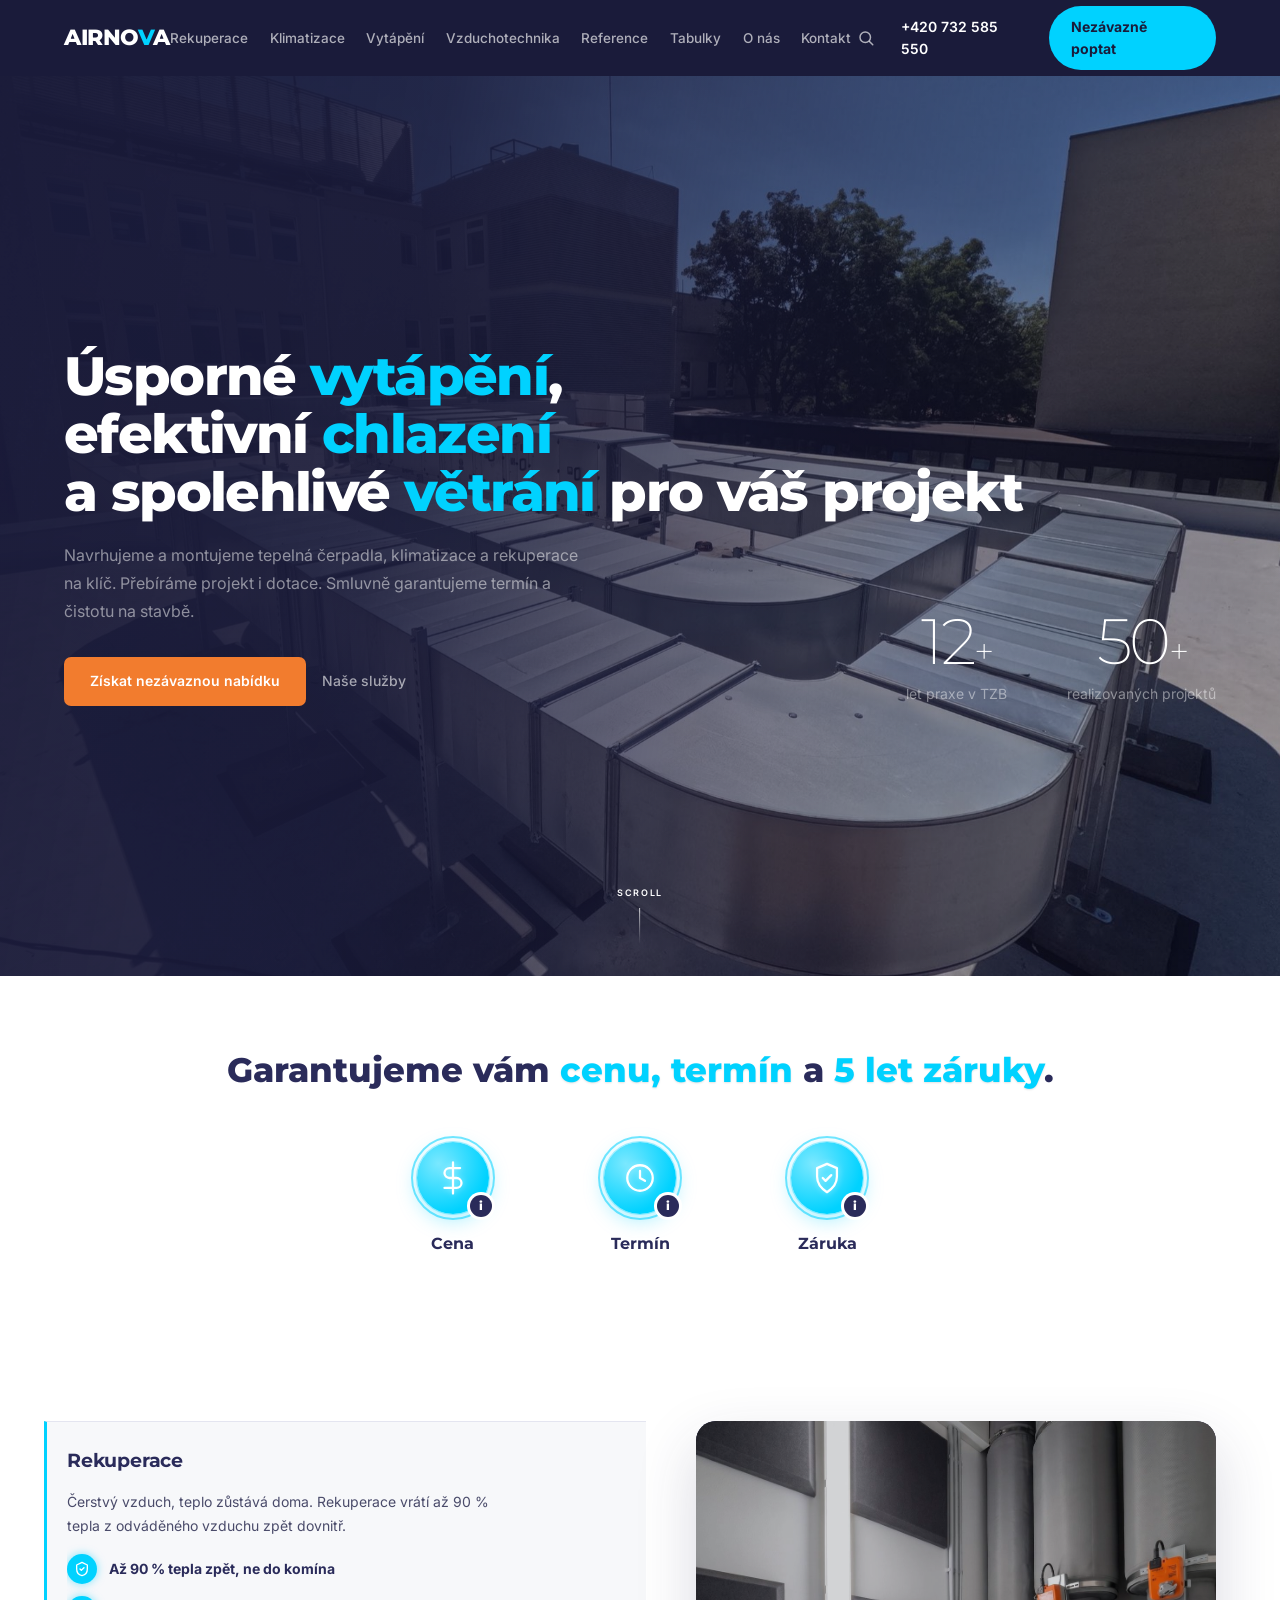
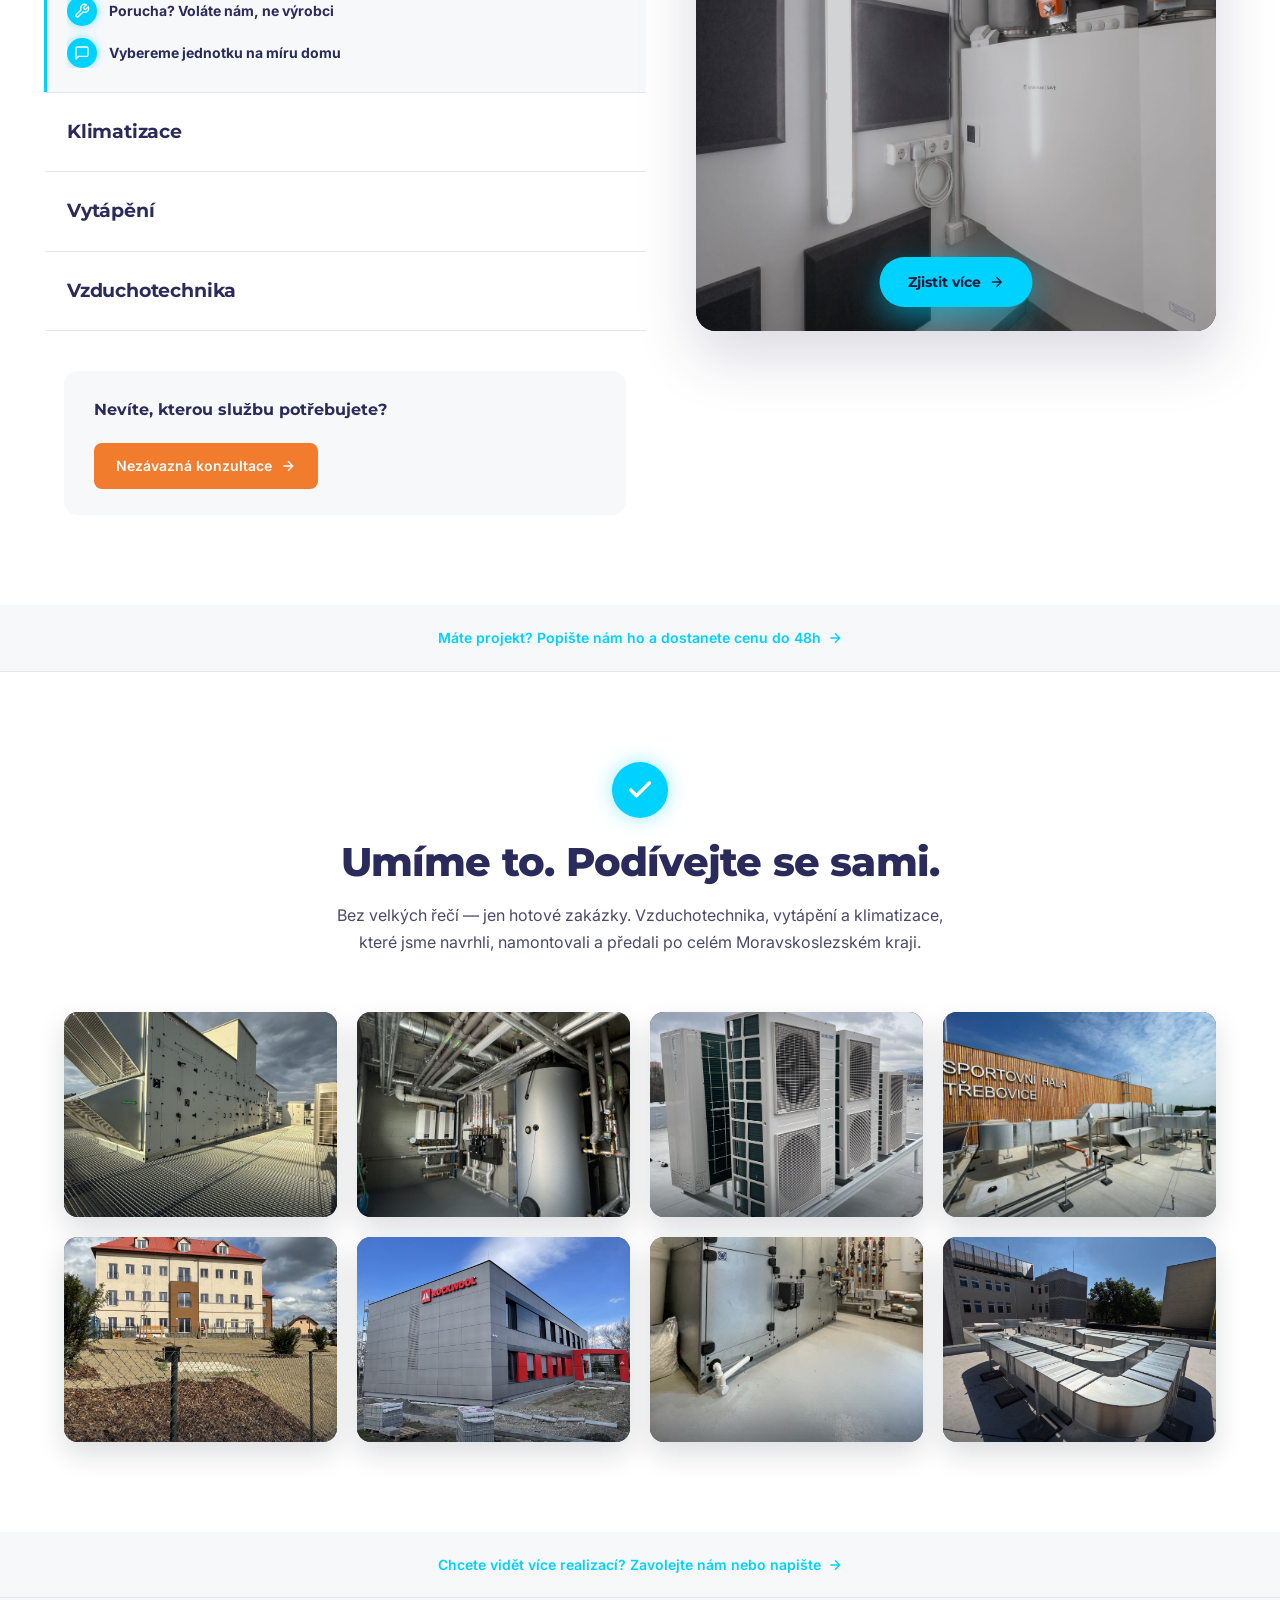
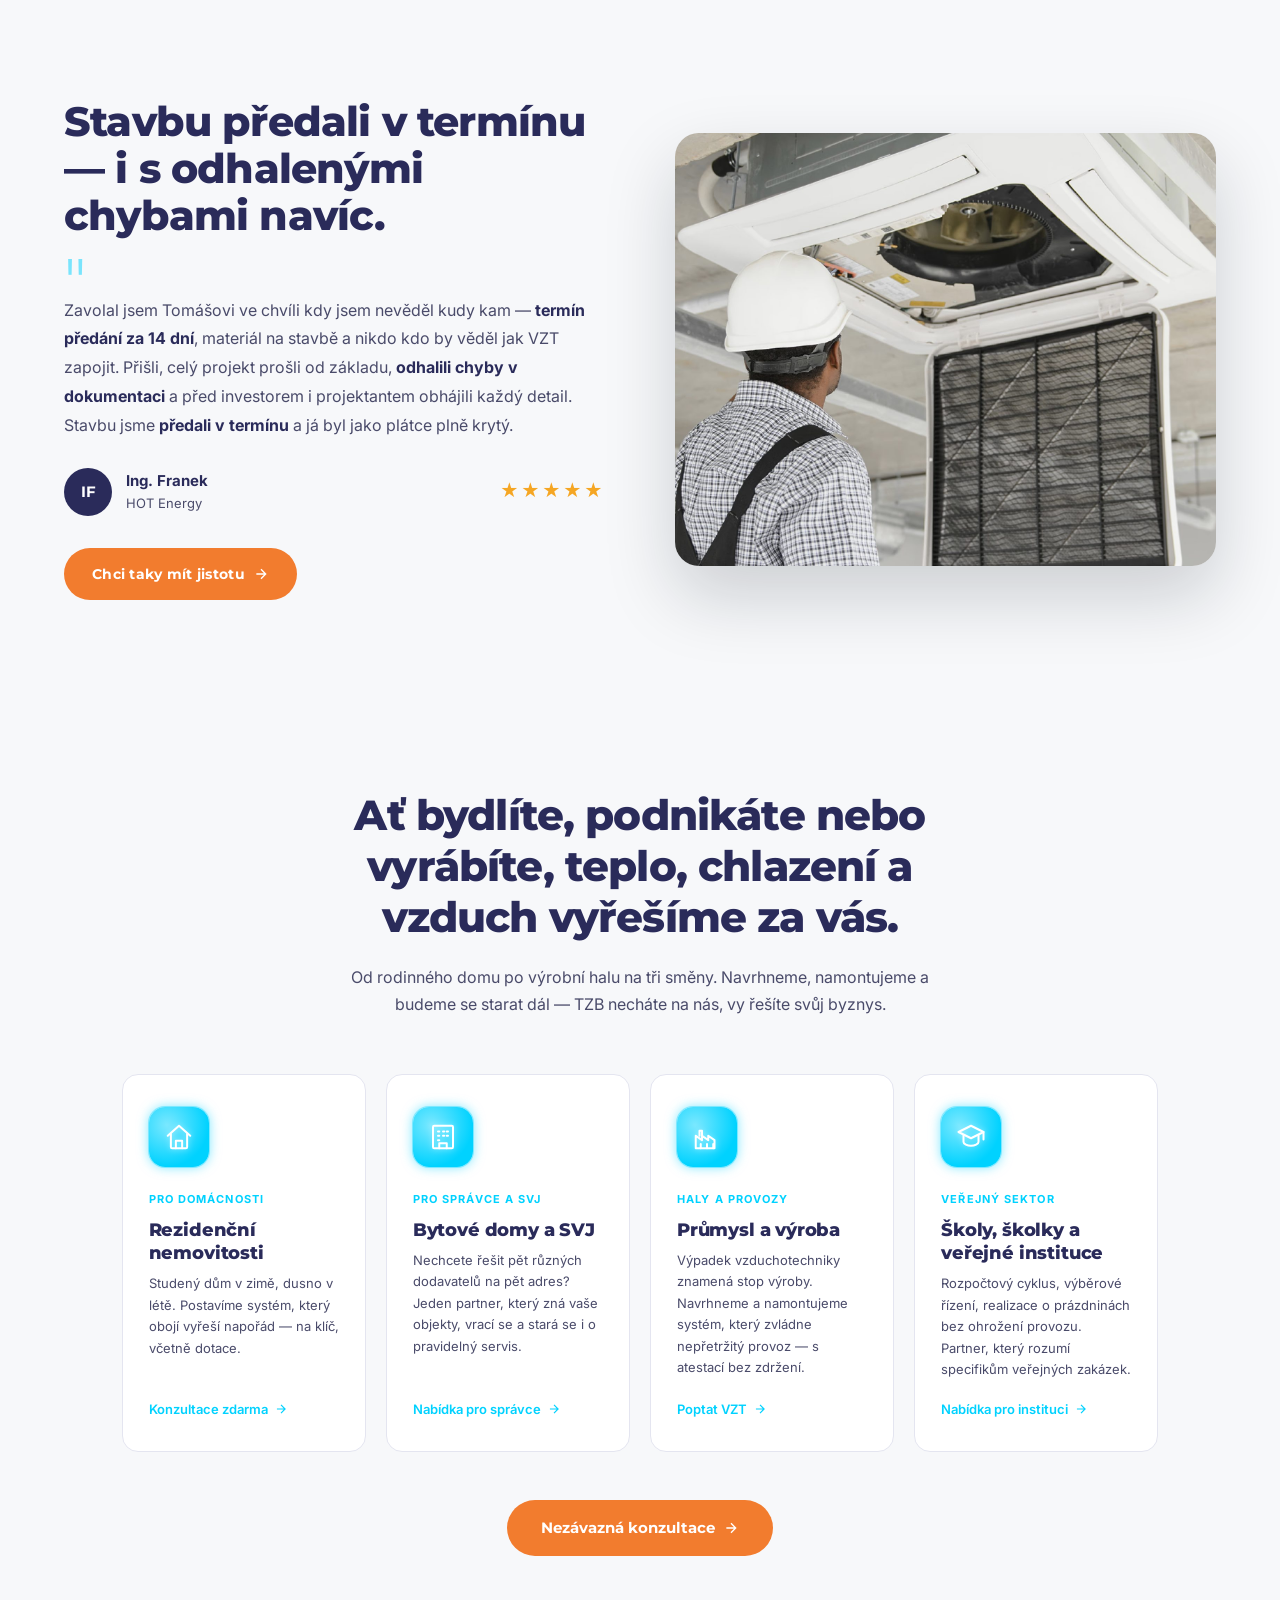
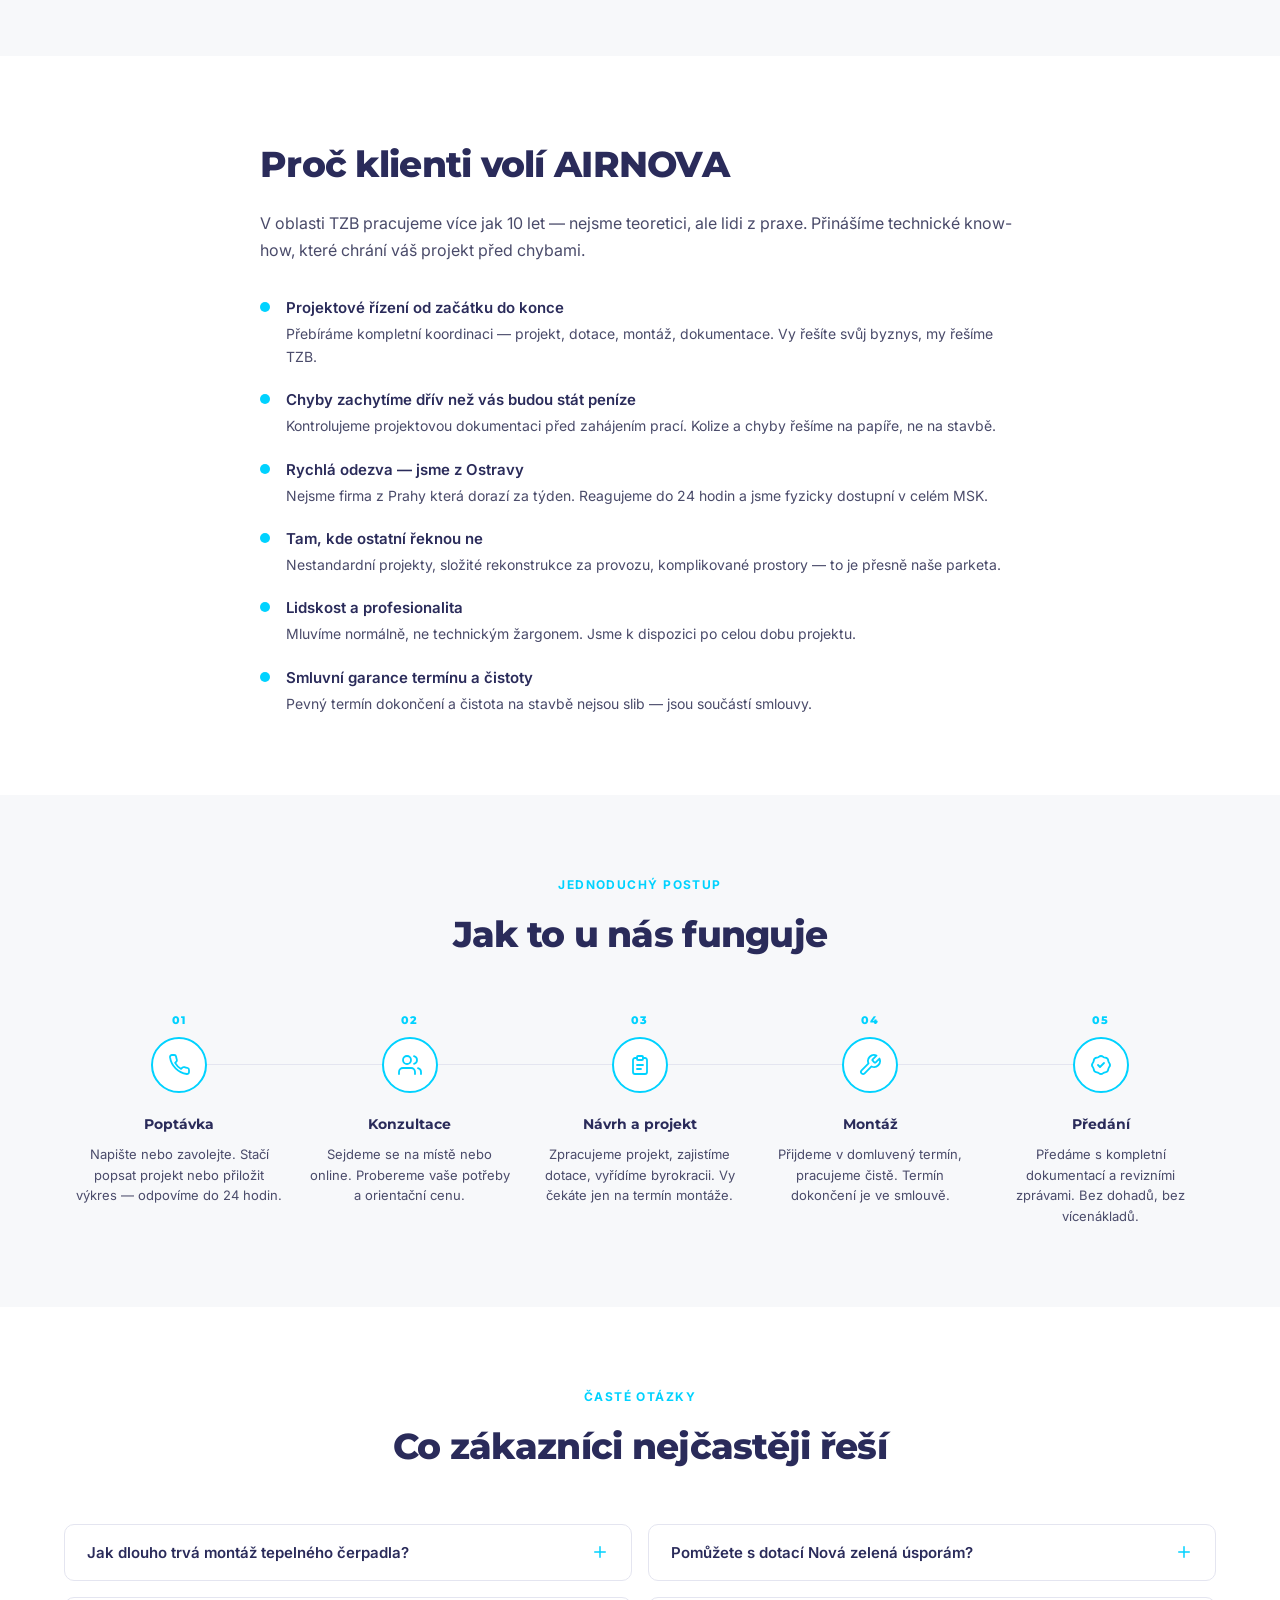
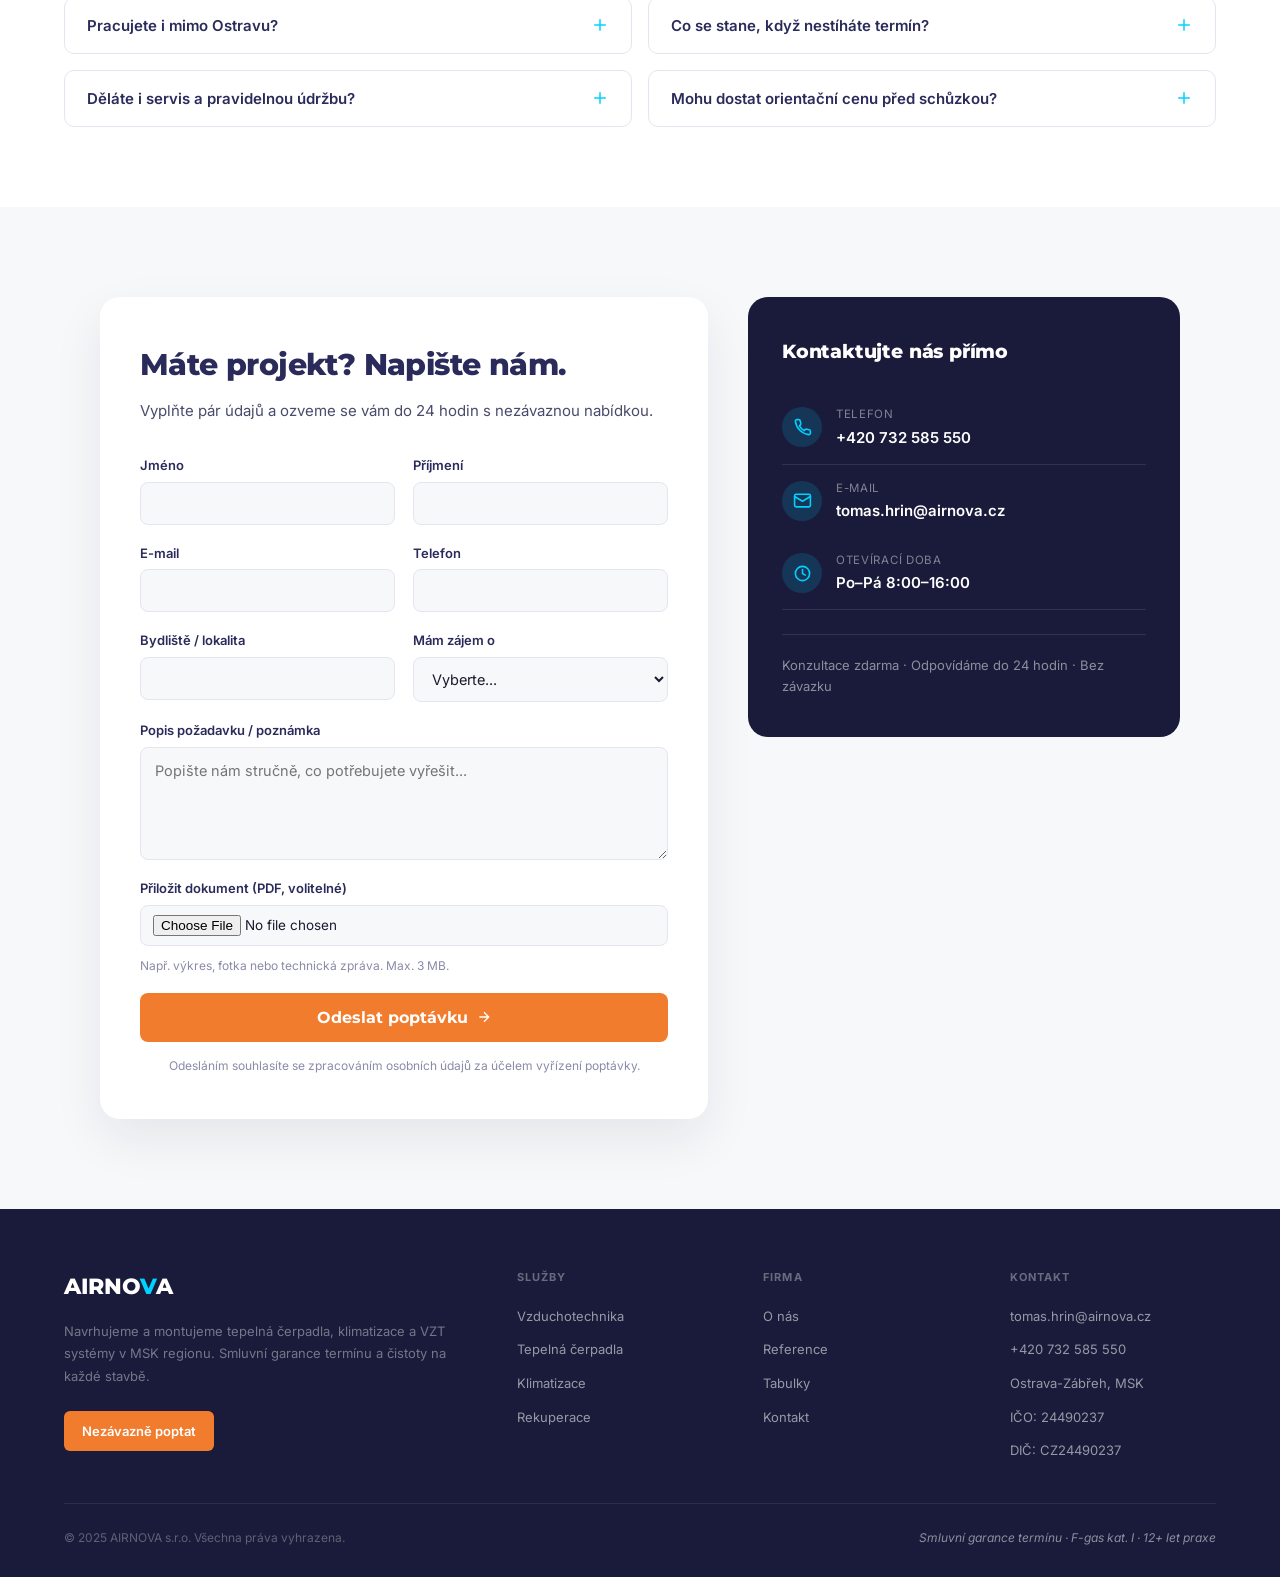
<file: public/index.html>
<!DOCTYPE html>
<html lang="cs">
<head>
<meta charset="UTF-8">
<meta name="viewport" content="width=device-width, initial-scale=1.0">

<!-- SEO: Title tag — max 60 znaků, primární klíčová slova + lokalita -->
<title>Tepelná čerpadla, Klimatizace a VZT Ostrava | AIRNOVA s.r.o.</title>

<!-- SEO: Meta description — max 155 znaků, výzva k akci -->
<meta name="description" content="Montáž tepelných čerpadel, klimatizace a vzduchotechniky v Ostravě a MSK. 12 let praxe, smluvní garance termínu. Konzultace zdarma — odpovíme do 24h.">

<!-- SEO: Canonical URL -->
<link rel="canonical" href="https://www.airnova.cz/">

<!-- SEO: Open Graph (Facebook, LinkedIn sdílení) -->
<meta property="og:type" content="website">
<meta property="og:title" content="Tepelná čerpadla, Klimatizace a VZT Ostrava | AIRNOVA s.r.o.">
<meta property="og:description" content="Montáž tepelných čerpadel, klimatizace a vzduchotechniky v Ostravě a MSK. 12 let praxe, smluvní garance termínu.">
<meta property="og:url" content="https://www.airnova.cz/">
<meta property="og:locale" content="cs_CZ">
<meta property="og:site_name" content="AIRNOVA s.r.o.">
<meta property="og:image" content="https://www.airnova.cz/images/vzt-hyperbara.jpg">
<meta property="og:image:width" content="1920">
<meta property="og:image:height" content="1679">

<!-- SEO: Twitter/X card -->
<meta name="twitter:card" content="summary_large_image">
<meta name="twitter:title" content="Tepelná čerpadla, Klimatizace a VZT Ostrava | AIRNOVA s.r.o.">
<meta name="twitter:description" content="Montáž tepelných čerpadel, klimatizace a VZT v Ostravě a MSK. Smluvní garance termínu.">
<meta name="twitter:image" content="https://www.airnova.cz/images/vzt-hyperbara.jpg">

<!-- SEO: Schema.org LocalBusiness markup -->
<script type="application/ld+json">
{
  "@context": "https://schema.org",
  "@type": "LocalBusiness",
  "name": "AIRNOVA s.r.o.",
  "description": "Montáž tepelných čerpadel, klimatizace, vzduchotechniky a zdravotechniky v Ostravě a Moravskoslezském kraji.",
  "url": "https://www.airnova.cz",
  "telephone": "+420732585550",
  "email": "tomas.hrin@airnova.cz",
  "address": {
    "@type": "PostalAddress",
    "streetAddress": "Ostrava-Zábřeh",
    "addressLocality": "Ostrava",
    "addressRegion": "Moravskoslezský kraj",
    "postalCode": "700 30",
    "addressCountry": "CZ"
  },
  "geo": {
    "@type": "GeoCoordinates",
    "latitude": 49.7884,
    "longitude": 18.2503
  },
  "areaServed": {
    "@type": "State",
    "name": "Moravskoslezský kraj"
  },
  "priceRange": "$$",
  "openingHours": "Mo-Fr 08:00-16:00",
  "sameAs": [],
  "hasOfferCatalog": {
    "@type": "OfferCatalog",
    "name": "TZB služby",
    "itemListElement": [
      {"@type": "Offer", "itemOffered": {"@type": "Service", "name": "Větrání a vzduchotechnika Ostrava"}},
      {"@type": "Offer", "itemOffered": {"@type": "Service", "name": "Vytápění a tepelná čerpadla Ostrava"}},
      {"@type": "Offer", "itemOffered": {"@type": "Service", "name": "Chlazení a klimatizace Ostrava"}},
      {"@type": "Offer", "itemOffered": {"@type": "Service", "name": "Instalace a zdravotechnika Ostrava"}}
    ]
  }
}
</script>
<link rel="preconnect" href="https://fonts.googleapis.com">
<link rel="preconnect" href="https://fonts.gstatic.com" crossorigin>
<link href="https://fonts.googleapis.com/css2?family=Montserrat:wght@600;700;800&family=Inter:wght@400;500;600&display=swap" rel="stylesheet">
<link rel="stylesheet" href="css/site.css">
<!-- SEO: FAQ Schema — zobrazí se přímo ve výsledcích Google -->
<script type="application/ld+json">
{
  "@context": "https://schema.org",
  "@type": "FAQPage",
  "mainEntity": [
    {
      "@type": "Question",
      "name": "Jak dlouho trvá montáž tepelného čerpadla?",
      "acceptedAnswer": {"@type": "Answer", "text": "Standardní instalace tepelného čerpadla vzduch–voda trvá 2–4 dny. Závisí na velikosti objektu a stávajícím otopném systému. Přesný termín dostanete vždy dopředu ve smlouvě."}
    },
    {
      "@type": "Question",
      "name": "Pomůžete s dotací Nová zelená úsporám?",
      "acceptedAnswer": {"@type": "Answer", "text": "Ano, dotace Nová zelená úsporám přebíráme kompletně — od žádosti přes výběr vhodného zařízení až po předání dokumentace."}
    },
    {
      "@type": "Question",
      "name": "Pracujete i mimo Ostravu?",
      "acceptedAnswer": {"@type": "Answer", "text": "Primárně působíme v MSK regionu — Ostrava a okolí do cca 60 km. Pro větší projekty jsme schopni dojet i dál."}
    },
    {
      "@type": "Question",
      "name": "Co se stane, když nestíháte termín?",
      "acceptedAnswer": {"@type": "Answer", "text": "Termín dokončení je součástí smlouvy — není to jen slib. Pokud by nastaly komplikace z naší strany, řešíme je na vlastní náklady a zákazníka informujeme okamžitě, ne zpětně."}
    },
    {
      "@type": "Question",
      "name": "Děláte i servis a pravidelnou údržbu?",
      "acceptedAnswer": {"@type": "Answer", "text": "Ano. Po montáži nabízíme servisní smlouvy — pravidelné prohlídky, čištění filtrů a výměníků, revize."}
    },
    {
      "@type": "Question",
      "name": "Mohu dostat orientační cenu před schůzkou?",
      "acceptedAnswer": {"@type": "Answer", "text": "Ano — pošlete výkres, fotky nebo popište projekt. Do 48 hodin dostanete orientační rozsah ceny. Konkrétní nabídka pak přijde po prohlídce nebo konzultaci."}
    }
  ]
}
</script>
</head>
<body>


<!-- MOBILE PROMO BAR -->
<div class="nav-promo-bar">
  <a href="#kontakt">Nezávazně poptat cenu <svg viewBox="0 0 24 24" fill="none" stroke="currentColor" stroke-width="2.2" stroke-linecap="round" stroke-linejoin="round"><path d="M5 12h14M12 5l7 7-7 7"/></svg></a>
</div>

<!-- NAV -->
<nav>
  <a class="nav-logo" href="index.html">AIRNO<span class="logo-v">V</span>A</a>
  <ul class="nav-links">
    <li><a href="rekuperace.html">Rekuperace</a></li>
    <li><a href="klimatizace.html">Klimatizace</a></li>
    <li><a href="vytapeni.html">Vytápění</a></li>
    <li><a href="vzduchotechnika.html">Vzduchotechnika</a></li>
    <li><a href="#reference">Reference</a></li>
    <li><a href="kalkulatory/index.html">Tabulky</a></li>
    <li><a href="o-nas.html">O nás</a></li>
    <li><a href="#kontakt">Kontakt</a></li>
  </ul>
  <div class="nav-right">
    <div class="nav-search-wrap">
      <button class="nav-search-btn" id="searchBtn" aria-label="Vyhledávání">
        <svg viewBox="0 0 24 24" fill="none" stroke="currentColor" stroke-width="2" stroke-linecap="round"><circle cx="11" cy="11" r="7"/><path d="M21 21l-4.35-4.35"/></svg>
      </button>
      <div class="search-dropdown" id="searchDropdown">
        <a href="#sluzby"><svg viewBox="0 0 24 24" fill="none" stroke-width="1.8" stroke-linecap="round" stroke-linejoin="round"><path d="M9.5 2h5l1 4h-7l1-4zM4 9h16v2H4z"/></svg>Služby</a>
        <a href="#reference"><svg viewBox="0 0 24 24" fill="none" stroke-width="1.8" stroke-linecap="round" stroke-linejoin="round"><rect x="3" y="3" width="7" height="7" rx="1"/><rect x="14" y="3" width="7" height="7" rx="1"/><rect x="3" y="14" width="7" height="7" rx="1"/><rect x="14" y="14" width="7" height="7" rx="1"/></svg>Naše projekty</a>
        <a href="#kontakt"><svg viewBox="0 0 24 24" fill="none" stroke-width="1.8" stroke-linecap="round" stroke-linejoin="round"><path d="M22 16.92V19a2 2 0 01-2.18 2A19.79 19.79 0 013 4.18 2 2 0 015 2h2.09a2 2 0 012 1.72c.127.96.361 1.903.7 2.81a2 2 0 01-.45 2.11L8.09 9.91a16 16 0 006 6l1.27-1.27a2 2 0 012.11-.45c.907.339 1.85.573 2.81.7A2 2 0 0122 16.92z"/></svg>Kontakt</a>
      </div>
    </div>
    <a class="nav-tel" href="tel:+420732585550">+420 732 585 550</a>
    <a class="nav-cta" href="#kontakt">Nezávazně poptat</a>
  </div>
  <button class="nav-toggle" aria-label="Menu"><span></span><span></span><span></span></button>
</nav>

<!-- MOBILE MENU -->
<div class="mobile-menu" id="mobileMenu">
  <ul class="mobile-menu-links">
    <li><a href="rekuperace.html">Rekuperace</a></li>
    <li><a href="klimatizace.html">Klimatizace</a></li>
    <li><a href="vytapeni.html">Vytápění</a></li>
    <li><a href="vzduchotechnika.html">Vzduchotechnika</a></li>
    <li><a href="#reference">Reference</a></li>
    <li><a href="kalkulatory/index.html">Tabulky</a></li>
    <li><a href="o-nas.html">O nás</a></li>
    <li><a href="#kontakt">Kontakt</a></li>
  </ul>
  <div class="mobile-menu-footer">
    <a class="mobile-menu-tel" href="tel:+420732585550">+420 732 585 550</a>
    <a class="mobile-menu-cta" href="#kontakt">Nezávazně poptat</a>
  </div>
</div>

<section class="hero" id="heroSection">
  <div class="hero-bg" id="heroBg">
    <img src="images/vzt-hyperbara.jpg" alt="Realizace vzduchotechniky AIRNOVA na střeše objektu" id="heroBgImg" fetchpriority="high">
  </div>
  <div class="hero-inner" id="heroInner">

    <div class="hero-content">
      <h1 class="reveal-left">Úsporné <em>vytápění</em>,<br>efektivní <em>chlazení</em><br>a spolehlivé <em>větrání</em> pro váš projekt</h1>
      <p class="hero-sub reveal-left" style="transition-delay:.15s">Navrhujeme a montujeme tepelná čerpadla, klimatizace a rekuperace na klíč. Přebíráme projekt i dotace. Smluvně garantujeme termín a čistotu na stavbě.</p>
      <div class="hero-btns">
        <a class="btn-primary" href="#kontakt">Získat nezávaznou nabídku</a>
        <a class="btn-outline" href="#sluzby">Naše služby</a>
      </div>
    </div>

    <div class="hero-stats">
      <div class="hero-stat">
        <div class="hero-stat-num"><span class="countup" data-target="12">0</span><span class="hero-stat-plus">+</span></div>
        <div class="hero-stat-label">let praxe v TZB</div>
      </div>
      <div class="hero-stat">
        <div class="hero-stat-num"><span class="countup" data-target="50">0</span><span class="hero-stat-plus">+</span></div>
        <div class="hero-stat-label">realizovaných projektů</div>
      </div>
    </div>

  </div>

  <div class="hero-scroll" onclick="document.getElementById('sluzby').scrollIntoView({behavior:'smooth'})">
    <span>Scroll</span>
    <div class="hero-scroll-line"></div>
  </div>
</section>

<!-- GARANCE -->
<section class="garance" id="garance">
  <div class="garance-inner">
    <h2 class="garance-hook reveal-zoom">Garantujeme vám <span class="garance-hook-accent">cenu, termín</span> a <span class="garance-hook-accent">5 let záruky</span>.</h2>

    <div class="garance-icons">

      <div class="garance-item" tabindex="0">
        <div class="garance-icon-circle">
          <span class="garance-pulse"></span>
          <svg class="garance-draw-icon" viewBox="0 0 24 24" fill="none" stroke="currentColor" stroke-width="1.6" stroke-linecap="round" stroke-linejoin="round">
            <path d="M12 1v22M17 5H9.5a3.5 3.5 0 000 7h5a3.5 3.5 0 010 7H6"/>
          </svg>
          <span class="garance-hint">i</span>
        </div>
        <div class="garance-item-label">Cena</div>
        <div class="garance-tooltip">Cena z nabídky je konečná. Vícepráce vznikají jen tehdy, pokud si sami změníte zadání.<span class="garance-tooltip-arrow"></span></div>
      </div>

      <div class="garance-item" tabindex="0">
        <div class="garance-icon-circle">
          <span class="garance-pulse"></span>
          <svg class="garance-draw-icon" viewBox="0 0 24 24" fill="none" stroke="currentColor" stroke-width="1.6" stroke-linecap="round" stroke-linejoin="round">
            <circle cx="12" cy="12" r="9"/><path d="M12 7v5l3.5 2"/>
          </svg>
          <span class="garance-hint">i</span>
        </div>
        <div class="garance-item-label">Termín</div>
        <div class="garance-tooltip">Nezahájíme-li montáž v písemně dohodnutém termínu, sleva 5&nbsp;% z ceny prací za každý započatý týden zpoždění – max.&nbsp;20&nbsp;%.<span class="garance-tooltip-arrow"></span></div>
      </div>

      <div class="garance-item" tabindex="0">
        <div class="garance-icon-circle">
          <span class="garance-pulse"></span>
          <svg class="garance-draw-icon" viewBox="0 0 24 24" fill="none" stroke="currentColor" stroke-width="1.6" stroke-linecap="round" stroke-linejoin="round">
            <path d="M12 2l7 3v6c0 5-3 8.5-7 11-4-2.5-7-6-7-11V5l7-3z"/><path d="M9 12l2 2 4-4"/>
          </svg>
          <span class="garance-hint">i</span>
        </div>
        <div class="garance-item-label">Záruka</div>
        <div class="garance-tooltip">5 let záruka na instalaci a reakce na poruchu do 24 hodin.<span class="garance-tooltip-arrow"></span></div>
      </div>

    </div>
  </div>
</section>

<!-- 3. CO DĚLÁME -->
<section class="services-split" id="sluzby">
  <div class="services-split-inner">

    <div class="ssp-row">
    <div class="ssp-left">
      <div class="ssp-items" id="sspItemsList">
        <div class="ssp-item active" data-index="0" data-img="images/vzduchotechnika-web.jpg" data-caption="Rekuperační jednotka Systemair" data-page="rekuperace.html">
          <img class="ssp-item-mobile-img reveal-zoom" src="images/vzduchotechnika-web.jpg" alt="Rekuperační jednotka AIRNOVA — Systemair" loading="lazy">
          <div class="ssp-item-head">
            <span class="ssp-title">Rekuperace</span>
          </div>
          <div class="ssp-item-body">
            <p class="ssp-sales">Čerstvý vzduch, teplo zůstává doma. Rekuperace vrátí až 90 % tepla z odváděného vzduchu zpět dovnitř.</p>
            <ul class="ssp-checklist">
              <li><span class="ssp-check-badge"><svg viewBox="0 0 24 24" fill="none" stroke="currentColor" stroke-width="2" stroke-linecap="round" stroke-linejoin="round"><path d="M12 2l8 4v6c0 5-3.5 9-8 10-4.5-1-8-5-8-10V6l8-4z"/><path d="M9 12l2 2 4-4"/></svg></span>Až 90 % tepla zpět, ne do komína</li>
              <li><span class="ssp-check-badge"><svg viewBox="0 0 24 24" fill="none" stroke="currentColor" stroke-width="2" stroke-linecap="round" stroke-linejoin="round"><path d="M14.7 6.3a1 1 0 000 1.4l1.6 1.6a1 1 0 001.4 0l3.77-3.77a6 6 0 01-7.94 7.94l-6.91 6.91a2.12 2.12 0 01-3-3l6.91-6.91a6 6 0 017.94-7.94l-3.76 3.76z"/></svg></span>Porucha? Voláte nám, ne výrobci</li>
              <li><span class="ssp-check-badge"><svg viewBox="0 0 24 24" fill="none" stroke="currentColor" stroke-width="2" stroke-linecap="round" stroke-linejoin="round"><path d="M21 15a2 2 0 01-2 2H7l-4 4V5a2 2 0 012-2h14a2 2 0 012 2z"/></svg></span>Vybereme jednotku na míru domu</li>
            </ul>
            <a class="ssp-item-mobile-cta" href="rekuperace.html">Zjistit více <svg viewBox="0 0 24 24" fill="none" stroke="currentColor" stroke-width="2"><path d="M5 12h14M12 5l7 7-7 7"/></svg></a>
          </div>
        </div>
        <div class="ssp-item" data-index="1" data-img="images/klimatizace-web.jpg" data-caption="Klimatizace AIRNOVA" data-page="klimatizace.html" data-calc="kalkulatory/klimatizace.html" data-calc-text="Chcete vědět, jak výkonnou klimatizaci potřebujete?">
          <img class="ssp-item-mobile-img reveal-zoom" src="images/klimatizace-web.jpg" alt="Klimatizace AIRNOVA" loading="lazy">
          <div class="ssp-item-head">
            <span class="ssp-title">Klimatizace</span>
          </div>
          <div class="ssp-item-body">
            <p class="ssp-sales">Tropické dny bez trápení. Tichý chod, nízká spotřeba a klid na roky dopředu.</p>
            <ul class="ssp-checklist">
              <li><span class="ssp-check-badge"><svg viewBox="0 0 24 24" fill="none" stroke="currentColor" stroke-width="2" stroke-linecap="round" stroke-linejoin="round"><path d="M12 2l8 4v6c0 5-3.5 9-8 10-4.5-1-8-5-8-10V6l8-4z"/><path d="M9 12l2 2 4-4"/></svg></span>Chlazení i topení z jedné jednotky</li>
              <li><span class="ssp-check-badge"><svg viewBox="0 0 24 24" fill="none" stroke="currentColor" stroke-width="2" stroke-linecap="round" stroke-linejoin="round"><path d="M14.7 6.3a1 1 0 000 1.4l1.6 1.6a1 1 0 001.4 0l3.77-3.77a6 6 0 01-7.94 7.94l-6.91 6.91a2.12 2.12 0 01-3-3l6.91-6.91a6 6 0 017.94-7.94l-3.76 3.76z"/></svg></span>F-gas kat. I — bez rizika pokuty</li>
              <li><span class="ssp-check-badge"><svg viewBox="0 0 24 24" fill="none" stroke="currentColor" stroke-width="2" stroke-linecap="round" stroke-linejoin="round"><path d="M21 15a2 2 0 01-2 2H7l-4 4V5a2 2 0 012-2h14a2 2 0 012 2z"/></svg></span>Tichý provoz, servis a čištění</li>
            </ul>
            <div class="ssp-mobile-actions-row">
              <a class="ssp-item-mobile-cta" href="klimatizace.html">Zjistit více <svg viewBox="0 0 24 24" fill="none" stroke="currentColor" stroke-width="2"><path d="M5 12h14M12 5l7 7-7 7"/></svg></a>
              <button type="button" class="ssp-calc-icon-btn" aria-label="Kalkulačka výkonu klimatizace" aria-expanded="false" data-target="calcAnswerKlima">
                <svg viewBox="0 0 24 24" fill="none" stroke="currentColor" stroke-width="1.6" stroke-linecap="round" stroke-linejoin="round"><rect x="5" y="2" width="14" height="20" rx="2"/><path d="M9 6h6M8 11h1M11.5 11h1M15 11h1M8 14.5h1M11.5 14.5h1M15 14.5h1M8 18h1M11.5 18h1M15 18h1"/></svg>
              </button>
            </div>
            <div class="ssp-calc-answer" id="calcAnswerKlima">
              <p>Chcete vědět, jak výkonnou klimatizaci potřebujete? <a href="kalkulatory/klimatizace.html">Spočítat <svg viewBox="0 0 24 24" fill="none" stroke="currentColor" stroke-width="2"><path d="M5 12h14M12 5l7 7-7 7"/></svg></a></p>
            </div>
          </div>
        </div>
        <div class="ssp-item" data-index="2" data-img="images/vytapeni-web.jpg" data-caption="Vytápění AIRNOVA" data-page="vytapeni.html" data-calc="kalkulatory/kotel.html" data-calc-text="Chcete vědět, jaký výkon zdroje tepla potřebujete?">
          <img class="ssp-item-mobile-img reveal-zoom" src="images/vytapeni-web.jpg" alt="Vytápění AIRNOVA" loading="lazy">
          <div class="ssp-item-head">
            <span class="ssp-title">Vytápění</span>
          </div>
          <div class="ssp-item-body">
            <p class="ssp-sales">Zdroj tepla, který se vám vrátí. Projekt, montáž i dotaci vyřídíme za vás — vy jen zatopíte.</p>
            <ul class="ssp-checklist">
              <li><span class="ssp-check-badge"><svg viewBox="0 0 24 24" fill="none" stroke="currentColor" stroke-width="2" stroke-linecap="round" stroke-linejoin="round"><path d="M12 2l8 4v6c0 5-3.5 9-8 10-4.5-1-8-5-8-10V6l8-4z"/><path d="M9 12l2 2 4-4"/></svg></span>Projekt, montáž i dotaci vyřídíme za vás</li>
              <li><span class="ssp-check-badge"><svg viewBox="0 0 24 24" fill="none" stroke="currentColor" stroke-width="2" stroke-linecap="round" stroke-linejoin="round"><path d="M14.7 6.3a1 1 0 000 1.4l1.6 1.6a1 1 0 001.4 0l3.77-3.77a6 6 0 01-7.94 7.94l-6.91 6.91a2.12 2.12 0 01-3-3l6.91-6.91a6 6 0 017.94-7.94l-3.76 3.76z"/></svg></span>Porucha? Voláte nám, ne výrobci</li>
              <li><span class="ssp-check-badge"><svg viewBox="0 0 24 24" fill="none" stroke="currentColor" stroke-width="2" stroke-linecap="round" stroke-linejoin="round"><path d="M21 15a2 2 0 01-2 2H7l-4 4V5a2 2 0 012-2h14a2 2 0 012 2z"/></svg></span>Doporučíme zdroj, který se vrátí nejrychleji</li>
            </ul>
            <div class="ssp-mobile-actions-row">
              <a class="ssp-item-mobile-cta" href="vytapeni.html">Zjistit více <svg viewBox="0 0 24 24" fill="none" stroke="currentColor" stroke-width="2"><path d="M5 12h14M12 5l7 7-7 7"/></svg></a>
              <button type="button" class="ssp-calc-icon-btn" aria-label="Kalkulačka výkonu zdroje tepla" aria-expanded="false" data-target="calcAnswerVytapeni">
                <svg viewBox="0 0 24 24" fill="none" stroke="currentColor" stroke-width="1.6" stroke-linecap="round" stroke-linejoin="round"><rect x="5" y="2" width="14" height="20" rx="2"/><path d="M9 6h6M8 11h1M11.5 11h1M15 11h1M8 14.5h1M11.5 14.5h1M15 14.5h1M8 18h1M11.5 18h1M15 18h1"/></svg>
              </button>
            </div>
            <div class="ssp-calc-answer" id="calcAnswerVytapeni">
              <p>Chcete vědět, jaký výkon zdroje tepla potřebujete? <a href="kalkulatory/kotel.html">Spočítat <svg viewBox="0 0 24 24" fill="none" stroke="currentColor" stroke-width="2"><path d="M5 12h14M12 5l7 7-7 7"/></svg></a></p>
            </div>
          </div>
        </div>
        <div class="ssp-item" data-index="3" data-img="images/nosovice-vzt-slunecno.jpg" data-caption="Nošovice · Hala Snakes · Střelnice MP" data-page="vzduchotechnika.html">
          <img class="ssp-item-mobile-img reveal-zoom" src="images/nosovice-vzt-slunecno.jpg" alt="Realizace vzduchotechniky AIRNOVA — Nošovice" loading="lazy">
          <div class="ssp-item-head">
            <span class="ssp-title">Vzduchotechnika</span>
          </div>
          <div class="ssp-item-body">
            <p class="ssp-sales">Konec dusna a zapařených oken. Vyměníme vzduch v celém domě, aniž byste teplo vyhazovali ven oknem.</p>
            <ul class="ssp-checklist">
              <li><span class="ssp-check-badge"><svg viewBox="0 0 24 24" fill="none" stroke="currentColor" stroke-width="2" stroke-linecap="round" stroke-linejoin="round"><path d="M12 2l8 4v6c0 5-3.5 9-8 10-4.5-1-8-5-8-10V6l8-4z"/><path d="M9 12l2 2 4-4"/></svg></span>Garance výkonu — písemně ve smlouvě</li>
              <li><span class="ssp-check-badge"><svg viewBox="0 0 24 24" fill="none" stroke="currentColor" stroke-width="2" stroke-linecap="round" stroke-linejoin="round"><path d="M14.7 6.3a1 1 0 000 1.4l1.6 1.6a1 1 0 001.4 0l3.77-3.77a6 6 0 01-7.94 7.94l-6.91 6.91a2.12 2.12 0 01-3-3l6.91-6.91a6 6 0 017.94-7.94l-3.76 3.76z"/></svg></span>Pravidelný servis a čištění</li>
              <li><span class="ssp-check-badge"><svg viewBox="0 0 24 24" fill="none" stroke="currentColor" stroke-width="2" stroke-linecap="round" stroke-linejoin="round"><path d="M21 15a2 2 0 01-2 2H7l-4 4V5a2 2 0 012-2h14a2 2 0 012 2z"/></svg></span>Vysvětlíme to bez odborné hantýrky</li>
            </ul>
            <a class="ssp-item-mobile-cta" href="vzduchotechnika.html">Zjistit více <svg viewBox="0 0 24 24" fill="none" stroke="currentColor" stroke-width="2"><path d="M5 12h14M12 5l7 7-7 7"/></svg></a>
          </div>
        </div>
      </div>

      <div class="ssp-cta-box">
        <div class="ssp-cta-text">Nevíte, kterou službu potřebujete?</div>
        <a class="ssp-cta-btn" href="#kontakt">Nezávazná konzultace <svg viewBox="0 0 24 24" fill="none" stroke="currentColor" stroke-width="2"><path d="M5 12h14M12 5l7 7-7 7"/></svg></a>
      </div>
    </div>

    <div class="ssp-right" id="sspRight">
      <div class="ssp-photo-wrap reveal-zoom" id="sspPhotoWrap">
        <img src="images/vzduchotechnika-web.jpg" alt="Rekuperační jednotka AIRNOVA — Systemair" id="sspImg" loading="lazy">
        <a class="ssp-more-link" href="rekuperace.html" id="sspMoreLink">Zjistit více <svg viewBox="0 0 24 24" fill="none" stroke="currentColor" stroke-width="2"><path d="M5 12h14M12 5l7 7-7 7"/></svg></a>
      </div>
      <a class="ssp-calc-link" href="kalkulatory/klimatizace.html" id="sspCalcLink" hidden><svg viewBox="0 0 24 24" fill="none" stroke="currentColor" stroke-width="1.6" stroke-linecap="round" stroke-linejoin="round"><rect x="5" y="2" width="14" height="20" rx="2"/><path d="M9 6h6M8 11h1M11.5 11h1M15 11h1M8 14.5h1M11.5 14.5h1M15 14.5h1M8 18h1M11.5 18h1M15 18h1"/></svg><span id="sspCalcText">Chcete vědět, jak výkonnou klimatizaci potřebujete?</span></a>
    </div>
    </div>

  </div>
</section>




<!-- MINI CTA 1 -->
<div class="mini-cta">
  <a href="#kontakt">Máte projekt? Popište nám ho a dostanete cenu do 48h <svg viewBox="0 0 24 24" fill="none" stroke="currentColor" stroke-width="2"><path d="M5 12h14M12 5l7 7-7 7"/></svg></a>
</div>

<!-- 6. REFERENCE -->
<section class="references" id="reference">
  <div class="ref-head">
    <div class="ref-check"><svg viewBox="0 0 24 24" fill="none" stroke="currentColor" stroke-width="3" stroke-linecap="round" stroke-linejoin="round"><path d="M20 6L9 17l-5-5"/></svg></div>
    <h2 class="reveal-left">Umíme to. Podívejte se sami.</h2>
    <p class="reveal-left" style="transition-delay:.15s">Bez velkých řečí — jen hotové zakázky. Vzduchotechnika, vytápění a klimatizace, které jsme navrhli, namontovali a předali po celém Moravskoslezském kraji.</p>
  </div>
  <div class="ref-grid">

    <div class="ref-card reveal-zoom">
      <img src="images/vzt-nosovice.jpg" alt="Vzduchotechnika — Hyundai Nošovice" loading="lazy">
      <div class="ref-label">Hyundai Nošovice</div>
    </div>

    <div class="ref-card reveal-zoom">
      <img src="images/vytapeni-kotelna-trebovice.jpg" alt="Vytápění — Kotelna Třebovice" loading="lazy">
      <div class="ref-label">Kotelna Třebovice</div>
    </div>

    <div class="ref-card reveal-zoom">
      <img src="images/klimatizace-samsung-liskovec.jpg" alt="Klimatizace Samsung — Lískovec" loading="lazy">
      <div class="ref-label">Klimatizace · Lískovec</div>
    </div>

    <div class="ref-card reveal-zoom">
      <img src="images/vzt-trebovice.jpg" alt="Vzduchotechnika — komerční hala Třebovice" loading="lazy">
      <div class="ref-label">Sportovní hala Třebovice</div>
    </div>

    <div class="ref-card reveal-zoom">
      <img src="images/reference-jistebnik.jpg" alt="Realizace TZB — rodinný dům Jistebník" loading="lazy">
      <div class="ref-label">Bytový dům Jistebník</div>
    </div>

    <div class="ref-card reveal-zoom">
      <img src="images/reference-rockwool.jpg" alt="Realizace TZB — Rockwool" loading="lazy">
      <div class="ref-label">Administrativní budova Rockwool</div>
    </div>

    <div class="ref-card reveal-zoom">
      <img src="images/servis-zoo-cic.jpg" alt="Servis TZB — ZOO Ostrava" loading="lazy">
      <div class="ref-label">ZOO Ostrava</div>
    </div>

    <div class="ref-card reveal-zoom">
      <img src="images/vzt-hyperbara.jpg" alt="Vzduchotechnika — hyperbarické centrum Ostrava" loading="lazy">
      <div class="ref-label">Hyperbarické centrum</div>
    </div>

  </div>
</section>

<!-- MINI CTA 2 -->
<div class="mini-cta">
  <a href="#kontakt">Chcete vidět více realizací? Zavolejte nám nebo napište <svg viewBox="0 0 24 24" fill="none" stroke="currentColor" stroke-width="2"><path d="M5 12h14M12 5l7 7-7 7"/></svg></a>
</div>

<!-- 7. TESTIMONIAL -->
<section class="testimonial-section">
  <div class="testimonial-inner">
    <div class="testimonial-quote">
      <h3 class="testimonial-headline reveal-left">Stavbu předali v termínu — i s odhalenými chybami navíc.</h3>
      <div class="quote-mark">"</div>
      <blockquote>Zavolal jsem Tomášovi ve chvíli kdy jsem nevěděl kudy kam — <strong>termín předání za 14 dní</strong>, materiál na stavbě a nikdo kdo by věděl jak VZT zapojit. Přišli, celý projekt prošli od základu, <strong>odhalili chyby v dokumentaci</strong> a před investorem i projektantem obhájili každý detail. Stavbu jsme <strong>předali v termínu</strong> a já byl jako plátce plně krytý.</blockquote>
      <div class="testimonial-author">
        <div class="author-avatar">IF</div>
        <div>
          <div class="author-name">Ing. Franek</div>
          <div class="author-company">HOT Energy</div>
        </div>
        <div class="author-stars">★★★★★</div>
      </div>
      <a class="testimonial-cta" href="#kontakt">Chci taky mít jistotu <svg viewBox="0 0 24 24" fill="none" stroke="currentColor" stroke-width="2"><path d="M5 12h14M12 5l7 7-7 7"/></svg></a>
    </div>
    <div class="testimonial-photo reveal-zoom">
      <img src="images/kazetova-klimatizace-udrzba.jpg" alt="Servis kazetové klimatizace AIRNOVA" loading="lazy">
    </div>
  </div>
</section>

<!-- 5. SEGMENTY -->
<section class="segments">
  <div class="seg-head">
    <h2 class="seg-heading reveal-left">Ať bydlíte, podnikáte nebo vyrábíte, teplo, chlazení a vzduch vyřešíme za vás.</h2>
    <p class="seg-subheading reveal-left" style="transition-delay:.15s">Od rodinného domu po výrobní halu na tři směny. Navrhneme, namontujeme a budeme se starat dál — TZB necháte na nás, vy řešíte svůj byznys.</p>
  </div>
  <div class="seg-icon-grid">

    <a class="seg-icon-card" href="#kontakt">
      <div class="seg-icon-circle">
        <svg class="seg-draw-icon" viewBox="0 0 24 24" fill="none" stroke="currentColor" stroke-width="1.6" stroke-linecap="round" stroke-linejoin="round">
          <path d="M3 11l9-8 9 8"/>
          <path d="M5.5 9.5V20a1 1 0 001 1h11a1 1 0 001-1V9.5"/>
          <path d="M9.5 21v-6h5v6"/>
        </svg>
      </div>
      <div class="seg-icon-eyebrow">Pro domácnosti</div>
      <div class="seg-icon-title">Rezidenční nemovitosti</div>
      <div class="seg-icon-desc">Studený dům v zimě, dusno v létě. Postavíme systém, který obojí vyřeší napořád — na klíč, včetně dotace.</div>
      <span class="seg-icon-cta">Konzultace zdarma <svg viewBox="0 0 24 24" fill="none" stroke="currentColor" stroke-width="2"><path d="M5 12h14M12 5l7 7-7 7"/></svg></span>
    </a>

    <a class="seg-icon-card" href="#kontakt">
      <div class="seg-icon-circle">
        <svg class="seg-draw-icon" viewBox="0 0 24 24" fill="none" stroke="currentColor" stroke-width="1.6" stroke-linecap="round" stroke-linejoin="round">
          <rect x="4" y="3" width="16" height="18" rx="1"/>
          <path d="M9 21v-4h6v4"/>
          <path d="M8 7.5h1M8 11h1M8 14.5h1M12 7.5h1M12 11h1M15 7.5h1M15 11h1"/>
        </svg>
      </div>
      <div class="seg-icon-eyebrow">Pro správce a SVJ</div>
      <div class="seg-icon-title">Bytové domy a SVJ</div>
      <div class="seg-icon-desc">Nechcete řešit pět různých dodavatelů na pět adres? Jeden partner, který zná vaše objekty, vrací se a stará se i o pravidelný servis.</div>
      <span class="seg-icon-cta">Nabídka pro správce <svg viewBox="0 0 24 24" fill="none" stroke="currentColor" stroke-width="2"><path d="M5 12h14M12 5l7 7-7 7"/></svg></span>
    </a>

    <a class="seg-icon-card" href="#kontakt">
      <div class="seg-icon-circle">
        <svg class="seg-draw-icon" viewBox="0 0 24 24" fill="none" stroke="currentColor" stroke-width="1.6" stroke-linecap="round" stroke-linejoin="round">
          <path d="M3 21V11l5 3.5V11l5 3.5V11l5 3.5V21H3z"/>
          <path d="M7 21v-3.5M12 21v-3.5M17 21v-3.5"/>
          <path d="M6 11V7h2v4"/>
        </svg>
      </div>
      <div class="seg-icon-eyebrow">Haly a provozy</div>
      <div class="seg-icon-title">Průmysl a výroba</div>
      <div class="seg-icon-desc">Výpadek vzduchotechniky znamená stop výroby. Navrhneme a namontujeme systém, který zvládne nepřetržitý provoz — s atestací bez zdržení.</div>
      <span class="seg-icon-cta">Poptat VZT <svg viewBox="0 0 24 24" fill="none" stroke="currentColor" stroke-width="2"><path d="M5 12h14M12 5l7 7-7 7"/></svg></span>
    </a>

    <a class="seg-icon-card" href="#kontakt">
      <div class="seg-icon-circle">
        <svg class="seg-draw-icon" viewBox="0 0 24 24" fill="none" stroke="currentColor" stroke-width="1.6" stroke-linecap="round" stroke-linejoin="round">
          <path d="M12 3L2 8l10 5 10-5-10-5z"/>
          <path d="M6 10.5V16c0 1.5 3 3 6 3s6-1.5 6-3v-5.5"/>
          <path d="M22 8v6"/>
        </svg>
      </div>
      <div class="seg-icon-eyebrow">Veřejný sektor</div>
      <div class="seg-icon-title">Školy, školky a veřejné instituce</div>
      <div class="seg-icon-desc">Rozpočtový cyklus, výběrové řízení, realizace o prázdninách bez ohrožení provozu. Partner, který rozumí specifikům veřejných zakázek.</div>
      <span class="seg-icon-cta">Nabídka pro instituci <svg viewBox="0 0 24 24" fill="none" stroke="currentColor" stroke-width="2"><path d="M5 12h14M12 5l7 7-7 7"/></svg></span>
    </a>

  </div>

  <div class="seg-cta-wrap">
    <a class="seg-cta-btn" href="#kontakt">Nezávazná konzultace <svg viewBox="0 0 24 24" fill="none" stroke="currentColor" stroke-width="2"><path d="M5 12h14M12 5l7 7-7 7"/></svg></a>
  </div>
</section>

<!-- 8. PROČ AIRNOVA -->
<section class="why" id="proc-my">
  <div class="why-inner">
    <div class="why-text">
      <h2 class="reveal-left">Proč klienti volí AIRNOVA</h2>
      <p class="reveal-left" style="transition-delay:.15s">V oblasti TZB pracujeme více jak 10 let — nejsme teoretici, ale lidi z praxe. Přinášíme technické know-how, které chrání váš projekt před chybami.</p>
      <div class="why-items">
        <div class="why-item"><div class="why-dot"></div><div><h4>Projektové řízení od začátku do konce</h4><p>Přebíráme kompletní koordinaci — projekt, dotace, montáž, dokumentace. Vy řešíte svůj byznys, my řešíme TZB.</p></div></div>
        <div class="why-item"><div class="why-dot"></div><div><h4>Chyby zachytíme dřív než vás budou stát peníze</h4><p>Kontrolujeme projektovou dokumentaci před zahájením prací. Kolize a chyby řešíme na papíře, ne na stavbě.</p></div></div>
        <div class="why-item"><div class="why-dot"></div><div><h4>Rychlá odezva — jsme z Ostravy</h4><p>Nejsme firma z Prahy která dorazí za týden. Reagujeme do 24 hodin a jsme fyzicky dostupní v celém MSK.</p></div></div>
        <div class="why-item"><div class="why-dot"></div><div><h4>Tam, kde ostatní řeknou ne</h4><p>Nestandardní projekty, složité rekonstrukce za provozu, komplikované prostory — to je přesně naše parketa.</p></div></div>
        <div class="why-item"><div class="why-dot"></div><div><h4>Lidskost a profesionalita</h4><p>Mluvíme normálně, ne technickým žargonem. Jsme k dispozici po celou dobu projektu.</p></div></div>
        <div class="why-item"><div class="why-dot"></div><div><h4>Smluvní garance termínu a čistoty</h4><p>Pevný termín dokončení a čistota na stavbě nejsou slib — jsou součástí smlouvy.</p></div></div>
      </div>
    </div>
  </div>
</section>

<!-- 9. JAK TO FUNGUJE -->
<section class="process">
  <div class="section-head">
    <div class="section-eyebrow">Jednoduchý postup</div>
    <h2 class="reveal-left">Jak to u nás funguje</h2>
  </div>
  <div class="process-steps">
    <div class="process-step">
      <div class="step-num">01</div><div class="step-line"></div>
      <div class="step-icon"><svg viewBox="0 0 24 24" fill="none" stroke="var(--teal)" stroke-width="1.8" stroke-linecap="round" stroke-linejoin="round"><path d="M22 16.92V19a2 2 0 01-2.18 2A19.79 19.79 0 013 4.18 2 2 0 015 2h2.09a2 2 0 012 1.72c.127.96.361 1.903.7 2.81a2 2 0 01-.45 2.11L8.09 9.91a16 16 0 006 6l1.27-1.27a2 2 0 012.11-.45c.907.339 1.85.573 2.81.7A2 2 0 0122 16.92z"/></svg></div>
      <h4>Poptávka</h4>
      <p>Napište nebo zavolejte. Stačí popsat projekt nebo přiložit výkres — odpovíme do 24 hodin.</p>
    </div>
    <div class="process-step">
      <div class="step-num">02</div><div class="step-line"></div>
      <div class="step-icon"><svg viewBox="0 0 24 24" fill="none" stroke="var(--teal)" stroke-width="1.8" stroke-linecap="round" stroke-linejoin="round"><path d="M17 21v-2a4 4 0 00-4-4H5a4 4 0 00-4 4v2"/><circle cx="9" cy="7" r="4"/><path d="M23 21v-2a4 4 0 00-3-3.87M16 3.13a4 4 0 010 7.75"/></svg></div>
      <h4>Konzultace</h4>
      <p>Sejdeme se na místě nebo online. Probereme vaše potřeby a orientační cenu.</p>
    </div>
    <div class="process-step">
      <div class="step-num">03</div><div class="step-line"></div>
      <div class="step-icon"><svg viewBox="0 0 24 24" fill="none" stroke="var(--teal)" stroke-width="1.8" stroke-linecap="round" stroke-linejoin="round"><path d="M9 5H7a2 2 0 00-2 2v12a2 2 0 002 2h10a2 2 0 002-2V7a2 2 0 00-2-2h-2"/><rect x="9" y="3" width="6" height="4" rx="1"/><path d="M9 12h6M9 16h4"/></svg></div>
      <h4>Návrh a projekt</h4>
      <p>Zpracujeme projekt, zajistíme dotace, vyřídíme byrokracii. Vy čekáte jen na termín montáže.</p>
    </div>
    <div class="process-step">
      <div class="step-num">04</div><div class="step-line"></div>
      <div class="step-icon"><svg viewBox="0 0 24 24" fill="none" stroke="var(--teal)" stroke-width="1.8" stroke-linecap="round" stroke-linejoin="round"><path d="M14.7 6.3a1 1 0 000 1.4l1.6 1.6a1 1 0 001.4 0l3.77-3.77a6 6 0 01-7.94 7.94l-6.91 6.91a2.12 2.12 0 01-3-3l6.91-6.91a6 6 0 017.94-7.94l-3.76 3.76z"/></svg></div>
      <h4>Montáž</h4>
      <p>Přijdeme v domluvený termín, pracujeme čistě. Termín dokončení je ve smlouvě.</p>
    </div>
    <div class="process-step">
      <div class="step-num">05</div><div class="step-line" style="display:none;"></div>
      <div class="step-icon"><svg viewBox="0 0 24 24" fill="none" stroke="var(--teal)" stroke-width="1.8" stroke-linecap="round" stroke-linejoin="round"><path d="M9 12l2 2 4-4M7.835 4.697a3.42 3.42 0 001.946-.806 3.42 3.42 0 014.438 0 3.42 3.42 0 001.946.806 3.42 3.42 0 013.138 3.138 3.42 3.42 0 00.806 1.946 3.42 3.42 0 010 4.438 3.42 3.42 0 00-.806 1.946 3.42 3.42 0 01-3.138 3.138 3.42 3.42 0 00-1.946.806 3.42 3.42 0 01-4.438 0 3.42 3.42 0 00-1.946-.806 3.42 3.42 0 01-3.138-3.138 3.42 3.42 0 00-.806-1.946 3.42 3.42 0 010-4.438 3.42 3.42 0 00.806-1.946 3.42 3.42 0 013.138-3.138z"/></svg></div>
      <h4>Předání</h4>
      <p>Předáme s kompletní dokumentací a revizními zprávami. Bez dohadů, bez vícenákladů.</p>
    </div>
  </div>
</section>

<!-- 10. FAQ -->
<section class="faq">
  <div class="section-head">
    <div class="section-eyebrow">Časté otázky</div>
    <h2 class="reveal-left">Co zákazníci nejčastěji řeší</h2>
  </div>
  <div class="faq-grid">
    <div class="faq-item">
      <button class="faq-q">Jak dlouho trvá montáž tepelného čerpadla?<svg viewBox="0 0 24 24" fill="none" stroke-width="2" stroke-linecap="round"><path d="M12 5v14M5 12h14"/></svg></button>
      <div class="faq-a"><p>Standardní instalace tepelného čerpadla vzduch–voda trvá 2–4 dny. Závisí na velikosti objektu a stávajícím otopném systému. Přesný termín dostanete vždy dopředu ve smlouvě.</p></div>
    </div>
    <div class="faq-item">
      <button class="faq-q">Pomůžete s dotací Nová zelená úsporám?<svg viewBox="0 0 24 24" fill="none" stroke-width="2" stroke-linecap="round"><path d="M12 5v14M5 12h14"/></svg></button>
      <div class="faq-a"><p>Ano, dotace Nová zelená úsporám přebíráme kompletně — od žádosti přes výběr vhodného zařízení až po předání dokumentace. Vy nic neřešíte.</p></div>
    </div>
    <div class="faq-item">
      <button class="faq-q">Pracujete i mimo Ostravu?<svg viewBox="0 0 24 24" fill="none" stroke-width="2" stroke-linecap="round"><path d="M12 5v14M5 12h14"/></svg></button>
      <div class="faq-a"><p>Primárně působíme v MSK regionu — Ostrava a okolí do cca 60 km. Pro větší projekty jsme schopni dojet i dál. Zavolejte a domluvíme se.</p></div>
    </div>
    <div class="faq-item">
      <button class="faq-q">Co se stane, když nestíháte termín?<svg viewBox="0 0 24 24" fill="none" stroke-width="2" stroke-linecap="round"><path d="M12 5v14M5 12h14"/></svg></button>
      <div class="faq-a"><p>Termín dokončení je součástí smlouvy — není to jen slib. Pokud by nastaly komplikace z naší strany, řešíme je na vlastní náklady a zákazníka informujeme okamžitě, ne zpětně.</p></div>
    </div>
    <div class="faq-item">
      <button class="faq-q">Děláte i servis a pravidelnou údržbu?<svg viewBox="0 0 24 24" fill="none" stroke-width="2" stroke-linecap="round"><path d="M12 5v14M5 12h14"/></svg></button>
      <div class="faq-a"><p>Ano. Po montáži nabízíme servisní smlouvy — pravidelné prohlídky, čištění filtrů a výměníků, revize. Jednou ověřená firma která se vrací.</p></div>
    </div>
    <div class="faq-item">
      <button class="faq-q">Mohu dostat orientační cenu před schůzkou?<svg viewBox="0 0 24 24" fill="none" stroke-width="2" stroke-linecap="round"><path d="M12 5v14M5 12h14"/></svg></button>
      <div class="faq-a"><p>Ano — pošlete výkres, fotky nebo popište projekt. Do 48 hodin dostanete orientační rozsah ceny. Konkrétní nabídka pak přijde po prohlídce nebo konzultaci.</p></div>
    </div>
  </div>
</section>

<!-- 11. CTA STRIP -->
<section class="lead-form-section" id="kontakt">
  <div class="lead-form-inner">
    <div class="lead-form-card">
      <h2 class="reveal-left">Máte projekt? Napište nám.</h2>
      <p class="lead-form-sub">Vyplňte pár údajů a ozveme se vám do 24 hodin s nezávaznou nabídkou.</p>
      <form id="leadForm" novalidate>
        <div class="lead-form-row">
          <div class="lead-form-field">
            <label for="lfJmeno">Jméno</label>
            <input type="text" id="lfJmeno" name="jmeno" required autocomplete="given-name">
          </div>
          <div class="lead-form-field">
            <label for="lfPrijmeni">Příjmení</label>
            <input type="text" id="lfPrijmeni" name="prijmeni" required autocomplete="family-name">
          </div>
        </div>
        <div class="lead-form-row">
          <div class="lead-form-field">
            <label for="lfEmail">E-mail</label>
            <input type="email" id="lfEmail" name="email" required autocomplete="email">
          </div>
          <div class="lead-form-field">
            <label for="lfTelefon">Telefon</label>
            <input type="tel" id="lfTelefon" name="telefon" required autocomplete="tel">
          </div>
        </div>
        <div class="lead-form-row">
          <div class="lead-form-field">
            <label for="lfBydliste">Bydliště / lokalita</label>
            <input type="text" id="lfBydliste" name="bydliste" required autocomplete="address-level2">
          </div>
          <div class="lead-form-field">
            <label for="lfTyp">Mám zájem o</label>
            <select id="lfTyp" name="typ" required>
              <option value="" disabled selected>Vyberte...</option>
              <option>Rekuperace</option>
              <option>Klimatizace</option>
              <option>Vytápění</option>
              <option>Vzduchotechnika</option>
              <option>Servis a údržba</option>
              <option>Jiné</option>
            </select>
          </div>
        </div>
        <div class="lead-form-field lead-form-field-standalone">
          <label for="lfPoznamka">Popis požadavku / poznámka</label>
          <textarea id="lfPoznamka" name="poznamka" rows="4" placeholder="Popište nám stručně, co potřebujete vyřešit..."></textarea>
        </div>
        <div class="lead-form-field lead-form-field-standalone">
          <label for="lfSoubor">Přiložit dokument (PDF, volitelné)</label>
          <input type="file" id="lfSoubor" name="soubor" accept=".pdf,.doc,.docx,.jpg,.jpeg,.png">
          <span class="lead-form-file-hint">Např. výkres, fotka nebo technická zpráva. Max. 3&nbsp;MB.</span>
        </div>
        <button type="submit" class="lead-form-submit" id="leadFormSubmit">Odeslat poptávku <svg viewBox="0 0 24 24" fill="none" stroke="currentColor" stroke-width="2"><path d="M5 12h14M12 5l7 7-7 7"/></svg></button>
        <p class="lead-form-disclaimer">Odesláním souhlasíte se zpracováním osobních údajů za účelem vyřízení poptávky.</p>
      </form>
      <div class="lead-form-success" id="leadFormSuccess">
        <div class="success-icon"><svg viewBox="0 0 24 24" fill="none" stroke="currentColor" stroke-width="2.5" stroke-linecap="round" stroke-linejoin="round"><path d="M20 6L9 17l-5-5"/></svg></div>
        <h3>Děkujeme za poptávku!</h3>
        <p>Ozveme se vám do 24 hodin.</p>
      </div>
      <p class="lead-form-error" id="leadFormError" hidden>Něco se nepovedlo. Zkuste to prosím znovu, nebo nám zavolejte na <a href="tel:+420732585550">732 585 550</a>.</p>
    </div>

    <div class="lead-contact-card">
      <h3>Kontaktujte nás přímo</h3>
      <a class="lead-contact-item" href="tel:+420732585550">
        <span class="lead-contact-icon"><svg viewBox="0 0 24 24" fill="none" stroke="currentColor" stroke-width="2" stroke-linecap="round" stroke-linejoin="round"><path d="M22 16.92V19a2 2 0 01-2.18 2A19.79 19.79 0 013 4.18 2 2 0 015 2h2.09a2 2 0 012 1.72c.127.96.361 1.903.7 2.81a2 2 0 01-.45 2.11L8.09 9.91a16 16 0 006 6l1.27-1.27a2 2 0 012.11-.45c.907.339 1.85.573 2.81.7A2 2 0 0122 16.92z"/></svg></span>
        <span class="lead-contact-text"><span class="lead-contact-label">Telefon</span><span class="lead-contact-value">+420 732 585 550</span></span>
      </a>
      <a class="lead-contact-item" href="mailto:tomas.hrin@airnova.cz">
        <span class="lead-contact-icon"><svg viewBox="0 0 24 24" fill="none" stroke="currentColor" stroke-width="2" stroke-linecap="round" stroke-linejoin="round"><rect x="2" y="4" width="20" height="16" rx="2"/><path d="M2 7l10 6 10-6"/></svg></span>
        <span class="lead-contact-text"><span class="lead-contact-label">E-mail</span><span class="lead-contact-value">tomas.hrin@airnova.cz</span></span>
      </a>
      <div class="lead-contact-item">
        <span class="lead-contact-icon"><svg viewBox="0 0 24 24" fill="none" stroke="currentColor" stroke-width="2" stroke-linecap="round" stroke-linejoin="round"><circle cx="12" cy="12" r="9"/><path d="M12 7v5l3.5 2"/></svg></span>
        <span class="lead-contact-text"><span class="lead-contact-label">Otevírací doba</span><span class="lead-contact-value">Po–Pá 8:00–16:00</span></span>
      </div>
      <div class="lead-contact-note">Konzultace zdarma · Odpovídáme do 24 hodin · Bez závazku</div>
    </div>
  </div>
</section>

<!-- FOOTER -->
<footer>
  <div class="footer-grid">
    <div>
      <div class="footer-logo">AIRNO<span>V</span>A</div>
      <p class="footer-desc">Navrhujeme a montujeme tepelná čerpadla, klimatizace a VZT systémy v MSK regionu. Smluvní garance termínu a čistoty na každé stavbě.</p>
      <a class="footer-cta-small" href="#kontakt">Nezávazně poptat</a>
    </div>
    <div class="footer-col">
      <h5>Služby</h5>
      <ul>
        <li><a href="vzduchotechnika.html">Vzduchotechnika</a></li>
        <li><a href="vytapeni.html">Tepelná čerpadla</a></li>
        <li><a href="klimatizace.html">Klimatizace</a></li>
        <li><a href="rekuperace.html">Rekuperace</a></li>
      </ul>
    </div>
    <div class="footer-col">
      <h5>Firma</h5>
      <ul>
        <li><a href="o-nas.html">O nás</a></li>
        <li><a href="#reference">Reference</a></li>
        <li><a href="kalkulatory/index.html">Tabulky</a></li>
        <li><a href="#kontakt">Kontakt</a></li>
      </ul>
    </div>
    <div class="footer-col">
      <h5>Kontakt</h5>
      <ul>
        <li><a href="mailto:tomas.hrin@airnova.cz">tomas.hrin@airnova.cz</a></li>
        <li><a href="tel:+420732585550">+420 732 585 550</a></li>
        <li><span>Ostrava-Zábřeh, MSK</span></li>
        <li><span>IČO: 24490237</span></li>
        <li><span>DIČ: CZ24490237</span></li>
      </ul>
    </div>
  </div>
  <div class="footer-bottom">
    <p>© 2025 AIRNOVA s.r.o. Všechna práva vyhrazena.</p>
    <span class="footer-value">Smluvní garance termínu · F-gas kat. I · 12+ let praxe</span>
  </div>
</footer>

<!-- POPUP -->
<div class="popup-overlay" id="popupOverlay">
  <div class="popup-box" role="dialog" aria-modal="true">
    <button class="popup-close" id="popupClose" aria-label="Zavřít">×</button>
    <div id="popupContent">
      <div class="popup-eyebrow">Zdarma · Nezávazně · Do 48h</div>
      <h2>Pošlete výkres nebo foto — orientační cena do 48h</h2>
      <p class="popup-sub">Stačí popsat projekt nebo přiložit výkres. Odpovíme rychle a konkrétně.</p>
      <div class="popup-form">
        <input class="popup-input" type="text" id="popupName" placeholder="Jméno a příjmení" autocomplete="name">
        <input class="popup-input" type="tel" id="popupPhone" placeholder="Telefonní číslo" autocomplete="tel">
        <input class="popup-input" type="email" id="popupEmail" placeholder="E-mail (nepovinné)" autocomplete="email">
        <textarea class="popup-input" id="popupMsg" placeholder="Popište projekt..." rows="3" style="resize:vertical;"></textarea>
        <button class="popup-submit" id="popupSubmit">Odeslat poptávku</button>
      </div>
      <p class="popup-disclaimer">Vaše údaje neposkytneme třetím stranám. Odpovídáme do 48 hodin.</p>
    </div>
    <div class="popup-success" id="popupSuccess" style="display:none;">
      <div class="success-icon">✓</div>
      <h3>Odesláno — díky!</h3>
      <p>Ozveme se vám do 48 hodin s konkrétní odpovědí.</p>
    </div>
  </div>
</div>

<script src="js/site.js"></script>
<script>
  // Hero -> services scroll transition (parallax + fade), skipped for reduced-motion users
  const reduceMotion = window.matchMedia('(prefers-reduced-motion: reduce)').matches;
  const heroSection = document.getElementById('heroSection');
  const heroBgImg = document.getElementById('heroBgImg');
  const heroInner = document.getElementById('heroInner');
  const heroScrollBtn = document.querySelector('.hero-scroll');
  if (heroSection && !reduceMotion) {
    let ticking = false;
    function updateHeroScroll() {
      const heroH = heroSection.offsetHeight;
      const progress = Math.min(Math.max(window.scrollY / heroH, 0), 1);
      heroBgImg.style.transform = `translateY(${progress * heroH * 0.18}px) scale(1.05)`;
      const fadeOpacity = 1 - Math.min(progress / 0.7, 1);
      heroInner.style.opacity = fadeOpacity;
      heroInner.style.transform = `translateY(${progress * -50}px)`;
      if (heroScrollBtn) heroScrollBtn.style.opacity = 1 - Math.min(progress / 0.3, 1);
      ticking = false;
    }
    window.addEventListener('scroll', () => {
      if (!ticking) { requestAnimationFrame(updateHeroScroll); ticking = true; }
    }, { passive: true });
    updateHeroScroll();
  }

  // Services split — hover to swap photo + expand sales text
  const sspItems = document.querySelectorAll('.ssp-item');
  const sspImg = document.getElementById('sspImg');
  const sspMoreLink = document.getElementById('sspMoreLink');
  const sspCalcLink = document.getElementById('sspCalcLink');
  const sspCalcText = document.getElementById('sspCalcText');
  function sspActivate(item) {
    if (item.classList.contains('active')) return;
    sspItems.forEach(x => x.classList.remove('active'));
    item.classList.add('active');
    const img = item.dataset.img;
    const page = item.dataset.page;
    const calc = item.dataset.calc;
    if (page && sspMoreLink) sspMoreLink.href = page;
    if (sspCalcLink) {
      if (calc) {
        sspCalcLink.href = calc;
        sspCalcText.textContent = item.dataset.calcText || '';
        sspCalcLink.hidden = false;
      } else {
        sspCalcLink.hidden = true;
      }
    }
    sspImg.style.opacity = '0';
    setTimeout(() => {
      if (img) { sspImg.src = img; sspImg.style.opacity = '1'; }
    }, 200);
  }
  // Photo height matches the items list (top of "01" to bottom of "03").
  // Items and photo are now direct siblings in the same grid row (.ssp-row),
  // so they're naturally top-aligned — no manual offset needed, which keeps
  // the sticky photo from drifting away from the list while scrolling.
  const sspItemsList = document.getElementById('sspItemsList');
  const sspPhotoWrap = document.getElementById('sspPhotoWrap');
  function syncPhotoBounds() {
    if (window.innerWidth <= 900) { sspPhotoWrap.style.height = ''; return; }
    sspPhotoWrap.style.height = sspItemsList.getBoundingClientRect().height + 'px';
  }
  if (sspItemsList && sspPhotoWrap) {
    window.addEventListener('resize', syncPhotoBounds);
    syncPhotoBounds();
  }

  sspItems.forEach(item => {
    item.addEventListener('mouseenter', () => sspActivate(item));
    item.addEventListener('click', () => sspActivate(item));
  });

  // Segment icons — "draw themselves in" when scrolled into view
  const drawIcons = document.querySelectorAll('.seg-draw-icon');
  drawIcons.forEach(icon => {
    const shapes = icon.querySelectorAll('path, rect, circle');
    shapes.forEach(shape => {
      const len = shape.getTotalLength ? shape.getTotalLength() : 100;
      shape.style.strokeDasharray = len;
      shape.style.strokeDashoffset = len;
    });
  });
  if (window.IntersectionObserver) {
    const iconObserver = new IntersectionObserver((entries, obs) => {
      entries.forEach(entry => {
        if (!entry.isIntersecting) return;
        const shapes = entry.target.querySelectorAll('path, rect, circle');
        shapes.forEach((shape, i) => {
          shape.style.transitionDelay = (i * 0.15) + 's';
          shape.style.strokeDashoffset = '0';
        });
        obs.unobserve(entry.target);
      });
    }, { threshold: 0.4 });
    drawIcons.forEach(icon => iconObserver.observe(icon));
  } else {
    drawIcons.forEach(icon => icon.querySelectorAll('path, rect, circle').forEach(s => s.style.strokeDashoffset = '0'));
  }

  // FAQ accordion
  document.querySelectorAll('.faq-q').forEach(btn => {
    btn.addEventListener('click', () => {
      const item = btn.closest('.faq-item');
      const isOpen = item.classList.contains('open');
      document.querySelectorAll('.faq-item').forEach(i => i.classList.remove('open'));
      if (!isOpen) item.classList.add('open');
    });
  });

  // Popup
  const overlay = document.getElementById('popupOverlay');
  const popupClose = document.getElementById('popupClose');
  let popupShown = false;
  function openPopup() { if (popupShown) return; popupShown = true; overlay.classList.add('open'); document.body.style.overflow = 'hidden'; }
  function closePopup() { overlay.classList.remove('open'); document.body.style.overflow = ''; }
  setTimeout(openPopup, 45000);
  document.addEventListener('mouseleave', e => { if (e.clientY < 10) openPopup(); });
  popupClose.addEventListener('click', closePopup);
  overlay.addEventListener('click', e => { if (e.target === overlay) closePopup(); });
  document.addEventListener('keydown', e => { if (e.key === 'Escape') closePopup(); });
  document.getElementById('popupSubmit').addEventListener('click', () => {
    const name = document.getElementById('popupName').value.trim();
    const phone = document.getElementById('popupPhone').value.trim();
    if (!name || !phone) { alert('Vyplňte prosím jméno a telefon.'); return; }
    document.getElementById('popupContent').style.display = 'none';
    document.getElementById('popupSuccess').style.display = 'block';
    setTimeout(closePopup, 3000);
  });

  // Countup
  const counters = document.querySelectorAll('.countup');
  const observer = new IntersectionObserver(entries => {
    entries.forEach(entry => {
      if (entry.isIntersecting) {
        const el = entry.target;
        const target = parseInt(el.dataset.target);
        let current = 0;
        const step = Math.ceil(target / 40);
        const timer = setInterval(() => {
          current = Math.min(current + step, target);
          el.textContent = current;
          if (current >= target) clearInterval(timer);
        }, 40);
        observer.unobserve(el);
      }
    });
  }, { threshold: 0.5 });
  counters.forEach(c => observer.observe(c));
</script>
</body>
</html>
</file>
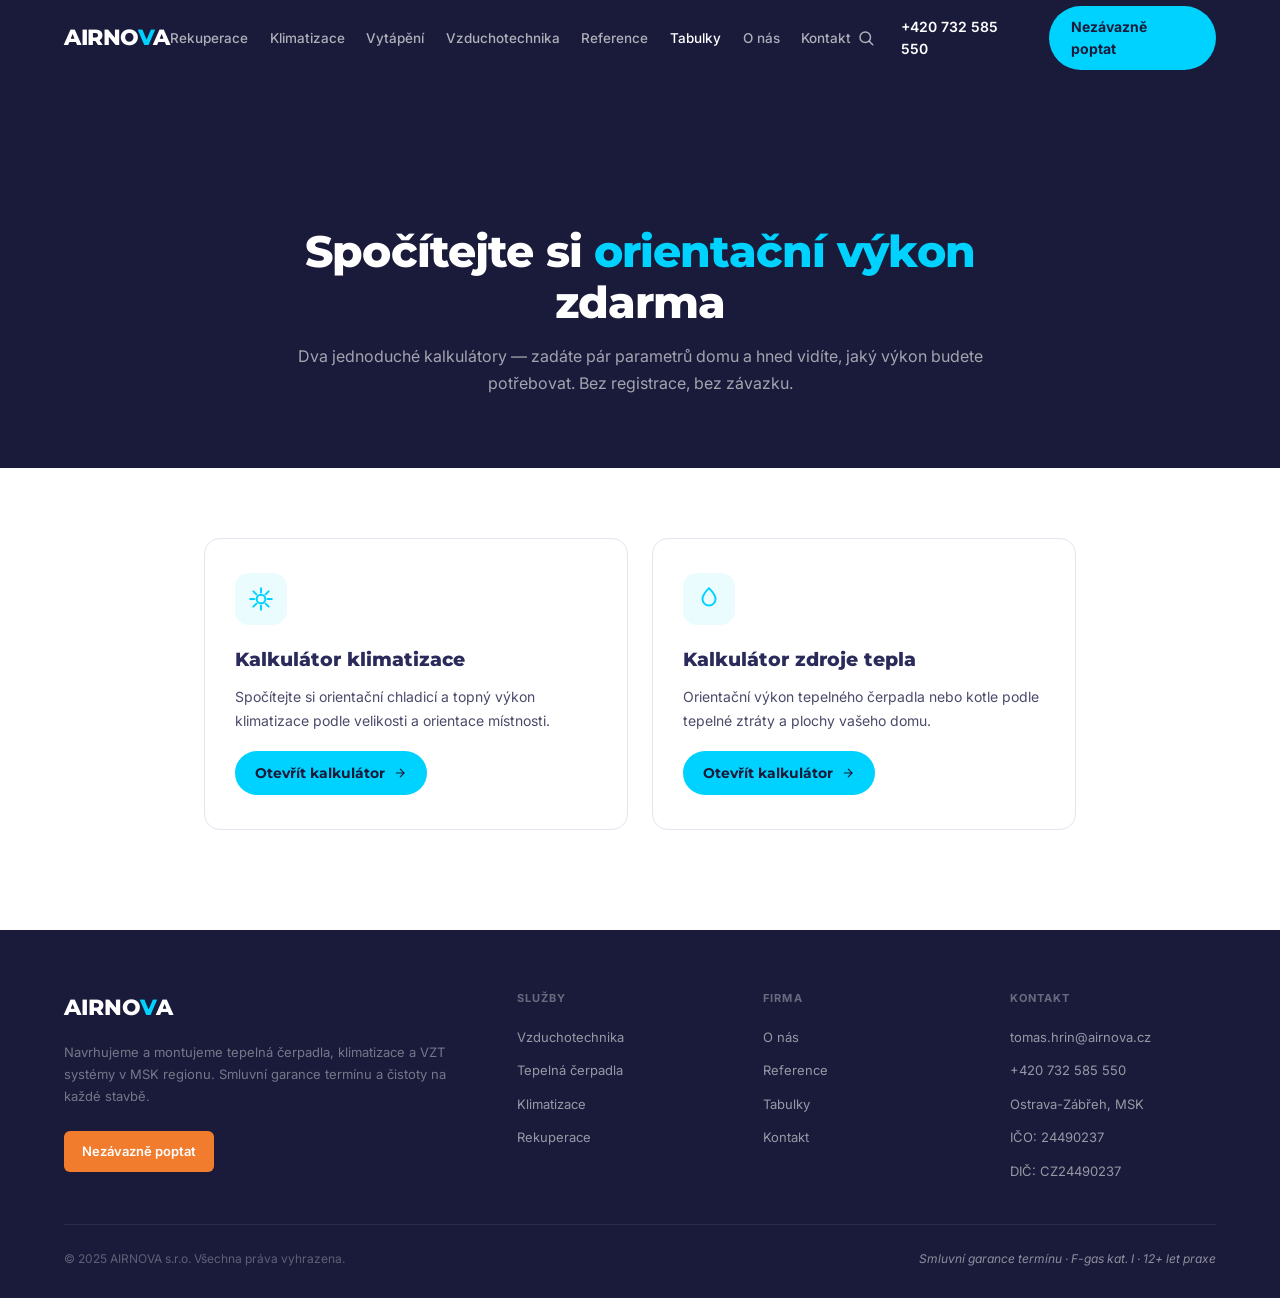
<file: public/kalkulatory/index.html>
<!DOCTYPE html>
<html lang="cs">
<head>
<meta charset="UTF-8">
<meta name="viewport" content="width=device-width, initial-scale=1.0">
<title>Kalkulátory a tabulky — orientační výkon zdarma | AIRNOVA s.r.o.</title>
<meta name="description" content="Spočítejte si orientační výkon klimatizace nebo tepelného zdroje pro váš dům. Zdarma, bez závazku, výsledek do pár vteřin.">
<link rel="canonical" href="https://www.airnova.cz/kalkulatory/index.html">
<meta property="og:type" content="website">
<meta property="og:title" content="Kalkulátory a tabulky — orientační výkon zdarma | AIRNOVA s.r.o.">
<meta property="og:description" content="Spočítejte si orientační výkon klimatizace nebo tepelného zdroje pro váš dům. Zdarma, bez závazku, výsledek do pár vteřin.">
<meta property="og:url" content="https://www.airnova.cz/kalkulatory/index.html">
<meta property="og:locale" content="cs_CZ">
<meta property="og:site_name" content="AIRNOVA s.r.o.">
<meta property="og:image" content="https://www.airnova.cz/images/vzt-hyperbara.jpg">
<meta name="twitter:card" content="summary_large_image">
<meta name="twitter:title" content="Kalkulátory a tabulky — orientační výkon zdarma | AIRNOVA s.r.o.">
<meta name="twitter:description" content="Spočítejte si orientační výkon klimatizace nebo tepelného zdroje pro váš dům. Zdarma, bez závazku, výsledek do pár vteřin.">
<meta name="twitter:image" content="https://www.airnova.cz/images/vzt-hyperbara.jpg">
<link rel="preconnect" href="https://fonts.googleapis.com">
<link rel="preconnect" href="https://fonts.gstatic.com" crossorigin>
<link href="https://fonts.googleapis.com/css2?family=Montserrat:wght@600;700;800&family=Inter:wght@400;500;600&display=swap" rel="stylesheet">
<link rel="stylesheet" href="../css/site.css">
</head>
<body>
<!-- MOBILE PROMO BAR -->
<div class="nav-promo-bar">
  <a href="../index.html#kontakt">Nezávazně poptat cenu <svg viewBox="0 0 24 24" fill="none" stroke="currentColor" stroke-width="2.2" stroke-linecap="round" stroke-linejoin="round"><path d="M5 12h14M12 5l7 7-7 7"/></svg></a>
</div>

<!-- NAV -->
<nav>
  <a class="nav-logo" href="../index.html">AIRNO<span class="logo-v">V</span>A</a>
  <ul class="nav-links">
    <li><a href="../rekuperace.html">Rekuperace</a></li>
    <li><a href="../klimatizace.html">Klimatizace</a></li>
    <li><a href="../vytapeni.html">Vytápění</a></li>
    <li><a href="../vzduchotechnika.html">Vzduchotechnika</a></li>
    <li><a href="../index.html#reference">Reference</a></li>
    <li><a href="index.html" class="active">Tabulky</a></li>
    <li><a href="../o-nas.html">O nás</a></li>
    <li><a href="../index.html#kontakt">Kontakt</a></li>
  </ul>
  <div class="nav-right">
    <div class="nav-search-wrap">
      <button class="nav-search-btn" id="searchBtn" aria-label="Vyhledávání">
        <svg viewBox="0 0 24 24" fill="none" stroke="currentColor" stroke-width="2" stroke-linecap="round"><circle cx="11" cy="11" r="7"/><path d="M21 21l-4.35-4.35"/></svg>
      </button>
      <div class="search-dropdown" id="searchDropdown">
        <a href="../index.html#sluzby"><svg viewBox="0 0 24 24" fill="none" stroke-width="1.8" stroke-linecap="round" stroke-linejoin="round"><path d="M9.5 2h5l1 4h-7l1-4zM4 9h16v2H4z"/></svg>Služby</a>
        <a href="../index.html#reference"><svg viewBox="0 0 24 24" fill="none" stroke-width="1.8" stroke-linecap="round" stroke-linejoin="round"><rect x="3" y="3" width="7" height="7" rx="1"/><rect x="14" y="3" width="7" height="7" rx="1"/><rect x="3" y="14" width="7" height="7" rx="1"/><rect x="14" y="14" width="7" height="7" rx="1"/></svg>Naše projekty</a>
        <a href="../index.html#kontakt"><svg viewBox="0 0 24 24" fill="none" stroke-width="1.8" stroke-linecap="round" stroke-linejoin="round"><path d="M22 16.92V19a2 2 0 01-2.18 2A19.79 19.79 0 013 4.18 2 2 0 015 2h2.09a2 2 0 012 1.72c.127.96.361 1.903.7 2.81a2 2 0 01-.45 2.11L8.09 9.91a16 16 0 006 6l1.27-1.27a2 2 0 012.11-.45c.907.339 1.85.573 2.81.7A2 2 0 0122 16.92z"/></svg>Kontakt</a>
      </div>
    </div>
    <a class="nav-tel" href="tel:+420732585550">+420 732 585 550</a>
    <a class="nav-cta" href="../index.html#kontakt">Nezávazně poptat</a>
  </div>
  <button class="nav-toggle" aria-label="Menu"><span></span><span></span><span></span></button>
</nav>

<!-- MOBILE MENU -->
<div class="mobile-menu" id="mobileMenu">
  <ul class="mobile-menu-links">
    <li><a href="../rekuperace.html">Rekuperace</a></li>
    <li><a href="../klimatizace.html">Klimatizace</a></li>
    <li><a href="../vytapeni.html">Vytápění</a></li>
    <li><a href="../vzduchotechnika.html">Vzduchotechnika</a></li>
    <li><a href="../index.html#reference">Reference</a></li>
    <li><a href="index.html" class="active">Tabulky</a></li>
    <li><a href="../o-nas.html">O nás</a></li>
    <li><a href="../index.html#kontakt">Kontakt</a></li>
  </ul>
  <div class="mobile-menu-footer">
    <a class="mobile-menu-tel" href="tel:+420732585550">+420 732 585 550</a>
    <a class="mobile-menu-cta" href="../index.html#kontakt">Nezávazně poptat</a>
  </div>
</div>

<section class="kalk-hero">
  <div class="kalk-hero-inner reveal-left">
    <h1>Spočítejte si <em>orientační výkon</em> zdarma</h1>
    <p>Dva jednoduché kalkulátory — zadáte pár parametrů domu a hned vidíte, jaký výkon budete potřebovat. Bez registrace, bez závazku.</p>
  </div>
</section>

<div class="kalk-grid">
  <div class="kalk-card reveal-zoom">
    <div class="kalk-icon"><svg viewBox="0 0 24 24" fill="none" stroke="currentColor" stroke-width="1.8" stroke-linecap="round" stroke-linejoin="round"><path d="M12 2v4M12 18v4M4.93 4.93l2.83 2.83M16.24 16.24l2.83 2.83M2 12h4M18 12h4M4.93 19.07l2.83-2.83M16.24 7.76l2.83-2.83"/><circle cx="12" cy="12" r="4"/></svg></div>
    <h3>Kalkulátor klimatizace</h3>
    <p>Spočítejte si orientační chladicí a topný výkon klimatizace podle velikosti a orientace místnosti.</p>
    <a href="klimatizace.html">Otevřít kalkulátor <svg viewBox="0 0 24 24" width="14" height="14" fill="none" stroke="currentColor" stroke-width="2"><path d="M5 12h14M12 5l7 7-7 7"/></svg></a>
  </div>
  <div class="kalk-card reveal-zoom">
    <div class="kalk-icon"><svg viewBox="0 0 24 24" fill="none" stroke="currentColor" stroke-width="1.8" stroke-linecap="round" stroke-linejoin="round"><path d="M12 2C8 6 6 9 6 12a6 6 0 0012 0c0-3-2-6-6-10z"/></svg></div>
    <h3>Kalkulátor zdroje tepla</h3>
    <p>Orientační výkon tepelného čerpadla nebo kotle podle tepelné ztráty a plochy vašeho domu.</p>
    <a href="kotel.html">Otevřít kalkulátor <svg viewBox="0 0 24 24" width="14" height="14" fill="none" stroke="currentColor" stroke-width="2"><path d="M5 12h14M12 5l7 7-7 7"/></svg></a>
  </div>
</div>

<!-- FOOTER -->
<footer>
  <div class="footer-grid">
    <div>
      <div class="footer-logo">AIRNO<span>V</span>A</div>
      <p class="footer-desc">Navrhujeme a montujeme tepelná čerpadla, klimatizace a VZT systémy v MSK regionu. Smluvní garance termínu a čistoty na každé stavbě.</p>
      <a class="footer-cta-small" href="../index.html#kontakt">Nezávazně poptat</a>
    </div>
    <div class="footer-col">
      <h5>Služby</h5>
      <ul>
        <li><a href="../vzduchotechnika.html">Vzduchotechnika</a></li>
        <li><a href="../vytapeni.html">Tepelná čerpadla</a></li>
        <li><a href="../klimatizace.html">Klimatizace</a></li>
        <li><a href="../rekuperace.html">Rekuperace</a></li>
      </ul>
    </div>
    <div class="footer-col">
      <h5>Firma</h5>
      <ul>
        <li><a href="../o-nas.html">O nás</a></li>
        <li><a href="../index.html#reference">Reference</a></li>
        <li><a href="index.html">Tabulky</a></li>
        <li><a href="../index.html#kontakt">Kontakt</a></li>
      </ul>
    </div>
    <div class="footer-col">
      <h5>Kontakt</h5>
      <ul>
        <li><a href="mailto:tomas.hrin@airnova.cz">tomas.hrin@airnova.cz</a></li>
        <li><a href="tel:+420732585550">+420 732 585 550</a></li>
        <li><span>Ostrava-Zábřeh, MSK</span></li>
        <li><span>IČO: 24490237</span></li>
        <li><span>DIČ: CZ24490237</span></li>
      </ul>
    </div>
  </div>
  <div class="footer-bottom">
    <p>© 2025 AIRNOVA s.r.o. Všechna práva vyhrazena.</p>
    <span class="footer-value">Smluvní garance termínu · F-gas kat. I · 12+ let praxe</span>
  </div>
</footer>

<script src="../js/site.js"></script>
</body>
</html>
</file>
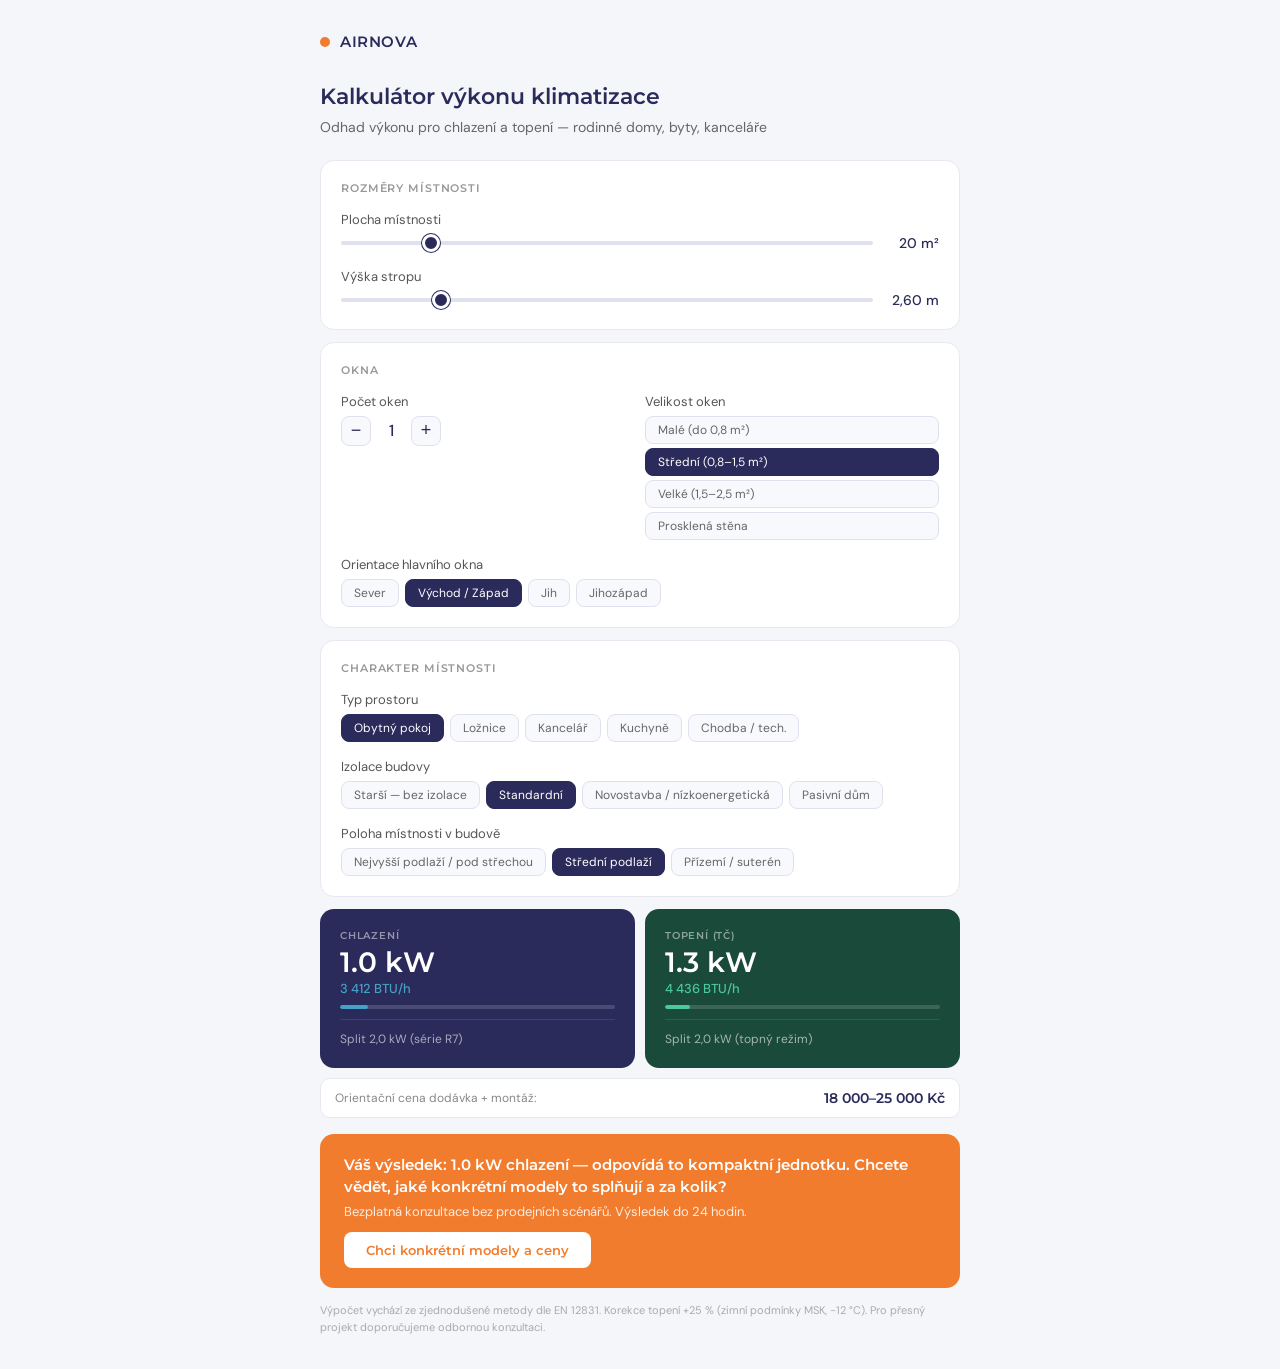
<file: AIRNOVA_kalkulator_klimatizace_v4.html>
<!DOCTYPE html>
<html lang="cs">
<head>
<meta charset="UTF-8">
<meta name="viewport" content="width=device-width, initial-scale=1.0">
<title>Kalkulátor výkonu klimatizace — AIRNOVA</title>
<link href="https://fonts.googleapis.com/css2?family=Montserrat:wght@400;500;600&family=DM+Sans:wght@400;500&display=swap" rel="stylesheet">
<style>
*{box-sizing:border-box;margin:0;padding:0}
body{font-family:'DM Sans',sans-serif;background:#f5f6fa;color:#1a1a2e;min-height:100vh;padding:2rem 1rem}
.container{max-width:640px;margin:0 auto}
.brand{display:flex;align-items:center;gap:10px;margin-bottom:2rem}
.brand-dot{width:10px;height:10px;border-radius:50%;background:#F27C2E}
.brand-name{font-family:'Montserrat',sans-serif;font-size:15px;font-weight:600;color:#2A2B5A;letter-spacing:.04em}
.header{margin-bottom:1.5rem}
.header h1{font-family:'Montserrat',sans-serif;font-size:22px;font-weight:600;color:#2A2B5A;line-height:1.3}
.header p{font-size:14px;color:#666;margin-top:6px}
.card{background:#fff;border:1px solid #e8e9f0;border-radius:14px;padding:1.25rem;margin-bottom:12px}
.section-title{font-size:11px;font-weight:600;color:#999;text-transform:uppercase;letter-spacing:.08em;margin-bottom:1rem;font-family:'Montserrat',sans-serif}
.field{margin-bottom:1rem}.field:last-child{margin-bottom:0}
.field label{display:block;font-size:13px;color:#555;margin-bottom:6px}
.field-row{display:flex;align-items:center;gap:10px}
input[type=range]{flex:1;-webkit-appearance:none;height:4px;border-radius:2px;background:#e0e1ee;outline:none}
input[type=range]::-webkit-slider-thumb{-webkit-appearance:none;width:18px;height:18px;border-radius:50%;background:#2A2B5A;cursor:pointer;border:3px solid #fff;box-shadow:0 0 0 1px #2A2B5A}
.val{font-size:14px;font-weight:500;color:#2A2B5A;min-width:56px;text-align:right}
.seg-group{display:flex;gap:6px;flex-wrap:wrap}
.seg{font-size:12px;padding:5px 12px;border-radius:8px;border:1px solid #e0e1ee;background:#f8f9fc;color:#666;cursor:pointer;transition:all .15s;font-family:'DM Sans',sans-serif}
.seg:hover{border-color:#46A1C7;color:#46A1C7}
.seg.active{background:#2A2B5A;border-color:#2A2B5A;color:#fff}
.grid2{display:grid;grid-template-columns:1fr 1fr;gap:10px}
.num-input{display:flex;align-items:center;gap:8px}
.num-input button{width:30px;height:30px;border:1px solid #e0e1ee;background:#f8f9fc;color:#2A2B5A;border-radius:8px;cursor:pointer;font-size:18px;display:flex;align-items:center;justify-content:center;transition:all .15s}
.num-input button:hover{background:#2A2B5A;color:#fff;border-color:#2A2B5A}
.num-input span{font-size:16px;font-weight:500;color:#2A2B5A;min-width:24px;text-align:center}
.results{display:grid;grid-template-columns:1fr 1fr;gap:10px;margin-top:12px}
.res-card{border-radius:14px;padding:1.25rem}
.res-card.chlazeni{background:#2A2B5A}
.res-card.topeni{background:#1a4a3a}
.res-label{font-size:10px;font-weight:600;letter-spacing:.08em;text-transform:uppercase;margin-bottom:6px;color:rgba(255,255,255,.5);font-family:'Montserrat',sans-serif}
.res-kw{font-size:28px;font-weight:600;color:#fff;line-height:1;font-family:'Montserrat',sans-serif}
.res-btu{font-size:13px;font-weight:500;margin-top:4px}
.res-card.chlazeni .res-btu{color:#46A1C7}
.res-card.topeni .res-btu{color:#4ac9a0}
.res-rec{font-size:12px;color:rgba(255,255,255,.6);margin-top:10px;padding-top:10px;border-top:1px solid rgba(255,255,255,.1);line-height:1.5}
.meter-bar{height:4px;background:rgba(255,255,255,.15);border-radius:2px;margin-top:8px;overflow:hidden}
.meter-fill-c{height:100%;border-radius:2px;background:#46A1C7;transition:width .3s}
.meter-fill-t{height:100%;border-radius:2px;background:#4ac9a0;transition:width .3s}
.price-strip{background:#fff;border:1px solid #e8e9f0;border-radius:10px;padding:10px 14px;margin-top:10px;display:none;align-items:center;justify-content:space-between}
.price-strip span{font-size:12px;color:#888}
.price-strip strong{font-size:14px;font-weight:600;color:#2A2B5A;font-family:'Montserrat',sans-serif}
.cta-banner{background:#F27C2E;border-radius:14px;padding:1.25rem 1.5rem;margin-top:16px;display:none}
.cta-banner.visible{display:block}
.cta-title{font-size:15px;font-weight:600;color:#fff;line-height:1.5;margin-bottom:4px;font-family:'Montserrat',sans-serif}
.cta-sub{font-size:13px;color:rgba(255,255,255,.85)}
.cta-btn{margin-top:12px;background:#fff;border:none;color:#F27C2E;font-size:13px;font-weight:600;padding:10px 22px;border-radius:8px;cursor:pointer;transition:opacity .15s;font-family:'Montserrat',sans-serif}
.cta-btn:hover{opacity:.9}
.lead-form{background:#fff;border:1px solid #e8e9f0;border-radius:14px;padding:1.25rem;margin-top:12px;display:none}
.lead-form.visible{display:block}
.lead-form h2{font-family:'Montserrat',sans-serif;font-size:16px;font-weight:600;color:#2A2B5A;margin-bottom:4px}
.lead-form p{font-size:13px;color:#666;margin-bottom:1rem;line-height:1.5}
.benefits{display:flex;flex-direction:column;gap:8px;margin-bottom:1.25rem}
.benefit{display:flex;align-items:flex-start;gap:12px;background:#f8f9fc;border-radius:10px;padding:10px 12px}
.bicon{width:32px;height:32px;flex-shrink:0;border-radius:50%;display:flex;align-items:center;justify-content:center}
.bicon.teal{background:#46A1C7}
.bicon.orange{background:#F27C2E}
.bicon.navy{background:#2A2B5A}
.bicon svg{width:15px;height:15px}
.benefit-text strong{font-size:13px;color:#2A2B5A;font-weight:600;display:block;margin-bottom:2px;font-family:'Montserrat',sans-serif}
.benefit-text span{font-size:12px;color:#777;line-height:1.5}
.inp-row{display:flex;gap:8px;margin-bottom:10px}
.inp-row input{flex:1;padding:10px 14px;border:1px solid #e0e1ee;border-radius:8px;background:#f8f9fc;color:#1a1a2e;font-size:14px;font-family:'DM Sans',sans-serif;transition:border-color .15s}
.inp-row input:focus{outline:none;border-color:#46A1C7;background:#fff}
.submit-btn{width:100%;background:#2A2B5A;border:none;color:#fff;font-size:14px;font-weight:600;padding:12px;border-radius:8px;cursor:pointer;transition:opacity .15s;font-family:'Montserrat',sans-serif;letter-spacing:.02em}
.submit-btn:hover{opacity:.88}
.submit-btn:disabled{opacity:.5;cursor:not-allowed}
.gdpr{font-size:11px;color:#aaa;margin-top:8px;line-height:1.6}
.success-card{background:#fff;border:1px solid #e8e9f0;border-radius:14px;padding:1.5rem;margin-top:12px;display:none;text-align:center}
.success-card.visible{display:block}
.success-icon{width:52px;height:52px;border-radius:50%;background:#1a4a3a;display:flex;align-items:center;justify-content:center;margin:0 auto 14px}
.success-title{font-family:'Montserrat',sans-serif;font-size:16px;font-weight:600;color:#2A2B5A;margin-bottom:6px}
.success-sub{font-size:13px;color:#666;line-height:1.6;margin-bottom:1rem}
.hint{font-size:11px;color:#aaa;margin-top:14px;line-height:1.6}
@media(max-width:480px){.results,.grid2{grid-template-columns:1fr}}
</style>
</head>
<body>
<div class="container">
  <div class="brand"><div class="brand-dot"></div><div class="brand-name">AIRNOVA</div></div>

  <div class="header">
    <h1>Kalkulátor výkonu klimatizace</h1>
    <p>Odhad výkonu pro chlazení a topení — rodinné domy, byty, kanceláře</p>
  </div>

  <div class="card">
    <div class="section-title">Rozměry místnosti</div>
    <div class="field">
      <label>Plocha místnosti</label>
      <div class="field-row">
        <input type="range" id="plocha" min="5" max="100" value="20" step="1">
        <span class="val" id="plocha-val">20 m²</span>
      </div>
    </div>
    <div class="field">
      <label>Výška stropu</label>
      <div class="field-row">
        <input type="range" id="vyska" min="230" max="400" value="260" step="5">
        <span class="val" id="vyska-val">2,60 m</span>
      </div>
    </div>
  </div>

  <div class="card">
    <div class="section-title">Okna</div>
    <div class="grid2">
      <div class="field">
        <label>Počet oken</label>
        <div class="num-input">
          <button id="okna-minus">−</button>
          <span id="okna-val">1</span>
          <button id="okna-plus">+</button>
        </div>
      </div>
      <div class="field">
        <label>Velikost oken</label>
        <div class="seg-group" id="okna-vel" style="flex-direction:column;gap:4px">
          <div class="seg" data-val="0.9">Malé (do 0,8 m²)</div>
          <div class="seg active" data-val="1.0">Střední (0,8–1,5 m²)</div>
          <div class="seg" data-val="1.15">Velké (1,5–2,5 m²)</div>
          <div class="seg" data-val="1.35">Prosklená stěna</div>
        </div>
      </div>
    </div>
    <div class="field" style="margin-top:1rem">
      <label>Orientace hlavního okna</label>
      <div class="seg-group" id="orientace">
        <div class="seg" data-val="0.85">Sever</div>
        <div class="seg active" data-val="1.0">Východ / Západ</div>
        <div class="seg" data-val="1.2">Jih</div>
        <div class="seg" data-val="1.3">Jihozápad</div>
      </div>
    </div>
  </div>

  <div class="card">
    <div class="section-title">Charakter místnosti</div>
    <div class="field">
      <label>Typ prostoru</label>
      <div class="seg-group" id="typ">
        <div class="seg active" data-val="1.0">Obytný pokoj</div>
        <div class="seg" data-val="1.05">Ložnice</div>
        <div class="seg" data-val="1.15">Kancelář</div>
        <div class="seg" data-val="1.3">Kuchyně</div>
        <div class="seg" data-val="0.9">Chodba / tech.</div>
      </div>
    </div>
    <div class="field">
      <label>Izolace budovy</label>
      <div class="seg-group" id="izolace">
        <div class="seg" data-val="1.25">Starší — bez izolace</div>
        <div class="seg active" data-val="1.0">Standardní</div>
        <div class="seg" data-val="0.85">Novostavba / nízkoenergetická</div>
        <div class="seg" data-val="0.7">Pasivní dům</div>
      </div>
    </div>
    <div class="field">
      <label>Poloha místnosti v budově</label>
      <div class="seg-group" id="poloha">
        <div class="seg" data-val="1.15">Nejvyšší podlaží / pod střechou</div>
        <div class="seg active" data-val="1.0">Střední podlaží</div>
        <div class="seg" data-val="0.9">Přízemí / suterén</div>
      </div>
    </div>
  </div>

  <div class="results">
    <div class="res-card chlazeni">
      <div class="res-label">Chlazení</div>
      <div class="res-kw" id="kw-chlazeni">—</div>
      <div class="res-btu" id="btu-chlazeni">—</div>
      <div class="meter-bar"><div class="meter-fill-c" id="meter-c" style="width:0%"></div></div>
      <div class="res-rec" id="rec-chlazeni">—</div>
    </div>
    <div class="res-card topeni">
      <div class="res-label">Topení (TČ)</div>
      <div class="res-kw" id="kw-topeni">—</div>
      <div class="res-btu" id="btu-topeni">—</div>
      <div class="meter-bar"><div class="meter-fill-t" id="meter-t" style="width:0%"></div></div>
      <div class="res-rec" id="rec-topeni">—</div>
    </div>
  </div>

  <div class="price-strip" id="price-strip">
    <span>Orientační cena dodávka + montáž:</span>
    <strong id="price-range">—</strong>
  </div>

  <div class="cta-banner" id="cta-banner">
    <div class="cta-title" id="cta-text">—</div>
    <div class="cta-sub">Bezplatná konzultace bez prodejních scénářů. Výsledek do 24 hodin.</div>
    <button class="cta-btn" id="cta-btn">Chci konkrétní modely a ceny</button>
  </div>

  <div class="lead-form" id="lead-form">
    <h2>Získejte kompletní přehled zdarma</h2>
    <p>Zanechte telefon a připravíme konkrétní doporučení modelů s cenami — bez závazků.</p>
    <div class="benefits">
      <div class="benefit">
        <div class="bicon teal">
          <svg viewBox="0 0 24 24" fill="none" stroke="#fff" stroke-width="2.5" stroke-linecap="round" stroke-linejoin="round"><rect x="3" y="4" width="18" height="18" rx="2"/><line x1="16" y1="2" x2="16" y2="6"/><line x1="8" y1="2" x2="8" y2="6"/><line x1="3" y1="10" x2="21" y2="10"/></svg>
        </div>
        <div class="benefit-text">
          <strong>Garance montáže do 7 dní</strong>
          <span>Po zadání telefonu rezervujeme termín. Platí pro nové zákazníky v MSK.</span>
        </div>
      </div>
      <div class="benefit">
        <div class="bicon orange">
          <svg viewBox="0 0 24 24" fill="none" stroke="#fff" stroke-width="2.5" stroke-linecap="round" stroke-linejoin="round"><path d="M21 15a2 2 0 0 1-2 2H7l-4 4V5a2 2 0 0 1 2-2h14a2 2 0 0 1 2 2z"/></svg>
        </div>
        <div class="benefit-text">
          <strong>Konzultace výběru jednotek zdarma</strong>
          <span>Porovnáme modely pro vaše použití — bez prodejního tlaku.</span>
        </div>
      </div>
      <div class="benefit">
        <div class="bicon navy">
          <svg viewBox="0 0 24 24" fill="none" stroke="#fff" stroke-width="2.5" stroke-linecap="round" stroke-linejoin="round"><polyline points="22 12 18 12 15 21 9 3 6 12 2 12"/></svg>
        </div>
        <div class="benefit-text">
          <strong>Přesný výpočet výkonu zdarma</strong>
          <span>Odborný výpočet dle EN 12831 přímo pro vaši místnost.</span>
        </div>
      </div>
    </div>
    <div class="inp-row"><input type="text" id="inp-jmeno" placeholder="Jméno"></div>
    <div class="inp-row"><input type="tel" id="inp-tel" placeholder="Telefon (+420 ...)"></div>
    <button class="submit-btn" id="submit-btn">Odeslat a získat doporučení</button>
    <p class="gdpr">Váš telefon použijeme pouze pro tuto poptávku. Žádný spam, žádné další kontaktování bez vašeho souhlasu.</p>
  </div>

  <div class="success-card" id="success-card">
    <div class="success-icon">
      <svg viewBox="0 0 24 24" fill="none" stroke="#4ac9a0" stroke-width="2.5" stroke-linecap="round" stroke-linejoin="round" width="24" height="24"><polyline points="20 6 9 17 4 12"/></svg>
    </div>
    <div class="success-title">Přijato — ozveme se do 24 hodin</div>
    <div class="success-sub" id="success-text">Připravíme konkrétní doporučení modelů a ceník montáže. Termín do 7 dní garantujeme.</div>
  </div>

  <p class="hint">Výpočet vychází ze zjednodušené metody dle EN 12831. Korekce topení +25 % (zimní podmínky MSK, −12 °C). Pro přesný projekt doporučujeme odbornou konzultaci.</p>
</div>

<script>
const AIRTABLE_WEBHOOK='DOPLNIT_URL';
let oknaCount=1,lastKwC=0,lastParams={};

function getActive(id){const el=document.querySelector('#'+id+' .seg.active');return el?parseFloat(el.dataset.val):1.0}
function getActiveLabel(id){const el=document.querySelector('#'+id+' .seg.active');return el?el.textContent.trim():''}
function recC(kW){if(kW<2.0)return 'Split 2,0 kW (série R7)';if(kW<2.6)return 'Split 2,5 kW';if(kW<3.6)return 'Split 3,5 kW — nejprodávanější';if(kW<5.1)return 'Split 5,0 kW';if(kW<7.1)return 'Split 7,0 kW';return 'Multi-split nebo komerční jednotka'}
function recT(kW){if(kW<2.0)return 'Split 2,0 kW (topný režim)';if(kW<3.0)return 'Split 2,5–3,0 kW';if(kW<4.5)return 'Split 3,5–4,0 kW';if(kW<6.5)return 'Split 5,0–6,0 kW';if(kW<9.0)return 'Split 7,0–8,0 kW';return 'Multi-split nebo TČ vzduch–vzduch'}
function trida(kW){if(kW<2.5)return 'kompaktní jednotku';if(kW<4.0)return 'jednotku střední třídy';if(kW<6.0)return 'výkonnou jednotku';return 'komerční nebo multi-split systém'}
function priceRange(kW){if(kW<2.0)return '18 000–25 000 Kč';if(kW<2.6)return '22 000–30 000 Kč';if(kW<3.6)return '25 000–38 000 Kč';if(kW<5.1)return '35 000–52 000 Kč';if(kW<7.1)return '48 000–70 000 Kč';return 'individuální nacenění'}
function pct(kW,max){return Math.min(100,Math.round(kW/max*100))}

function calc(){
  const plocha=parseInt(document.getElementById('plocha').value);
  const vyska=parseInt(document.getElementById('vyska').value)/100;
  const kOrient=getActive('orientace'),kOknaVel=getActive('okna-vel'),kTyp=getActive('typ'),kIzol=getActive('izolace'),kPoloha=getActive('poloha');
  const kOknaCount=1+(oknaCount-1)*0.06,kObjem=(plocha*vyska)>60?1.05:1.0;
  const rawC=plocha*50*kOrient*kOknaVel*kOknaCount*kTyp*kIzol*kPoloha*kObjem;
  const kwC=Math.round(rawC/100)/10,kwT=Math.round(rawC*1.25/100)/10;
  lastKwC=kwC;
  lastParams={plocha:plocha+' m²',vyska:vyska.toFixed(2).replace('.',',')+' m',pocet_oken:oknaCount,velikost_oken:getActiveLabel('okna-vel'),orientace:getActiveLabel('orientace'),typ_prostoru:getActiveLabel('typ'),izolace:getActiveLabel('izolace'),poloha:getActiveLabel('poloha'),vykon_chlazeni:kwC.toFixed(1)+' kW',vykon_topeni:kwT.toFixed(1)+' kW',orientacni_cena:priceRange(kwC)};
  document.getElementById('kw-chlazeni').textContent=kwC.toFixed(1)+' kW';
  document.getElementById('btu-chlazeni').textContent=Math.round(kwC*3412).toLocaleString('cs-CZ')+' BTU/h';
  document.getElementById('rec-chlazeni').textContent=recC(kwC);
  document.getElementById('meter-c').style.width=pct(kwC,10)+'%';
  document.getElementById('kw-topeni').textContent=kwT.toFixed(1)+' kW';
  document.getElementById('btu-topeni').textContent=Math.round(kwT*3412).toLocaleString('cs-CZ')+' BTU/h';
  document.getElementById('rec-topeni').textContent=recT(kwT);
  document.getElementById('meter-t').style.width=pct(kwT,14)+'%';
  const ps=document.getElementById('price-strip');ps.style.display='flex';
  document.getElementById('price-range').textContent=priceRange(kwC);
  document.getElementById('cta-banner').classList.add('visible');
  document.getElementById('cta-text').textContent='Váš výsledek: '+kwC.toFixed(1)+' kW chlazení — odpovídá to '+trida(kwC)+'. Chcete vědět, jaké konkrétní modely to splňují a za kolik?';
}

document.querySelectorAll('input[type=range]').forEach(inp=>{
  inp.addEventListener('input',()=>{
    if(inp.id==='plocha') document.getElementById('plocha-val').textContent=inp.value+' m²';
    if(inp.id==='vyska') document.getElementById('vyska-val').textContent=(inp.value/100).toFixed(2).replace('.',',')+' m';
    calc();
  });
});
document.querySelectorAll('.seg-group').forEach(grp=>{
  grp.querySelectorAll('.seg').forEach(seg=>{
    seg.addEventListener('click',()=>{grp.querySelectorAll('.seg').forEach(s=>s.classList.remove('active'));seg.classList.add('active');calc();});
  });
});
document.getElementById('okna-minus').addEventListener('click',()=>{if(oknaCount>1){oknaCount--;document.getElementById('okna-val').textContent=oknaCount;calc();}});
document.getElementById('okna-plus').addEventListener('click',()=>{if(oknaCount<8){oknaCount++;document.getElementById('okna-val').textContent=oknaCount;calc();}});
document.getElementById('cta-btn').addEventListener('click',()=>{
  document.getElementById('cta-banner').classList.remove('visible');
  document.getElementById('lead-form').classList.add('visible');
  document.getElementById('lead-form').scrollIntoView({behavior:'smooth',block:'start'});
});
document.getElementById('submit-btn').addEventListener('click',async()=>{
  const jmeno=document.getElementById('inp-jmeno').value.trim();
  const tel=document.getElementById('inp-tel').value.trim();
  if(!tel){document.getElementById('inp-tel').focus();return;}
  const btn=document.getElementById('submit-btn');btn.disabled=true;btn.textContent='Odesílám...';
  const payload={jmeno,telefon:tel,timestamp:new Date().toISOString(),zdroj:'kalkulátor-klimatizace',...lastParams};
  if(AIRTABLE_WEBHOOK!=='DOPLNIT_URL'){try{await fetch(AIRTABLE_WEBHOOK,{method:'POST',headers:{'Content-Type':'application/json'},body:JSON.stringify(payload)});}catch(e){}}
  document.getElementById('lead-form').style.display='none';
  const sc=document.getElementById('success-card');sc.classList.add('visible');
  document.getElementById('success-text').textContent=(jmeno?jmeno+', p':'P')+'řipravíme konkrétní doporučení modelů a ceník montáže pro výkon '+lastKwC.toFixed(1)+' kW. Termín do 7 dní garantujeme.';
  sc.scrollIntoView({behavior:'smooth',block:'start'});
});

calc();
</script>
</body>
</html>
</file>
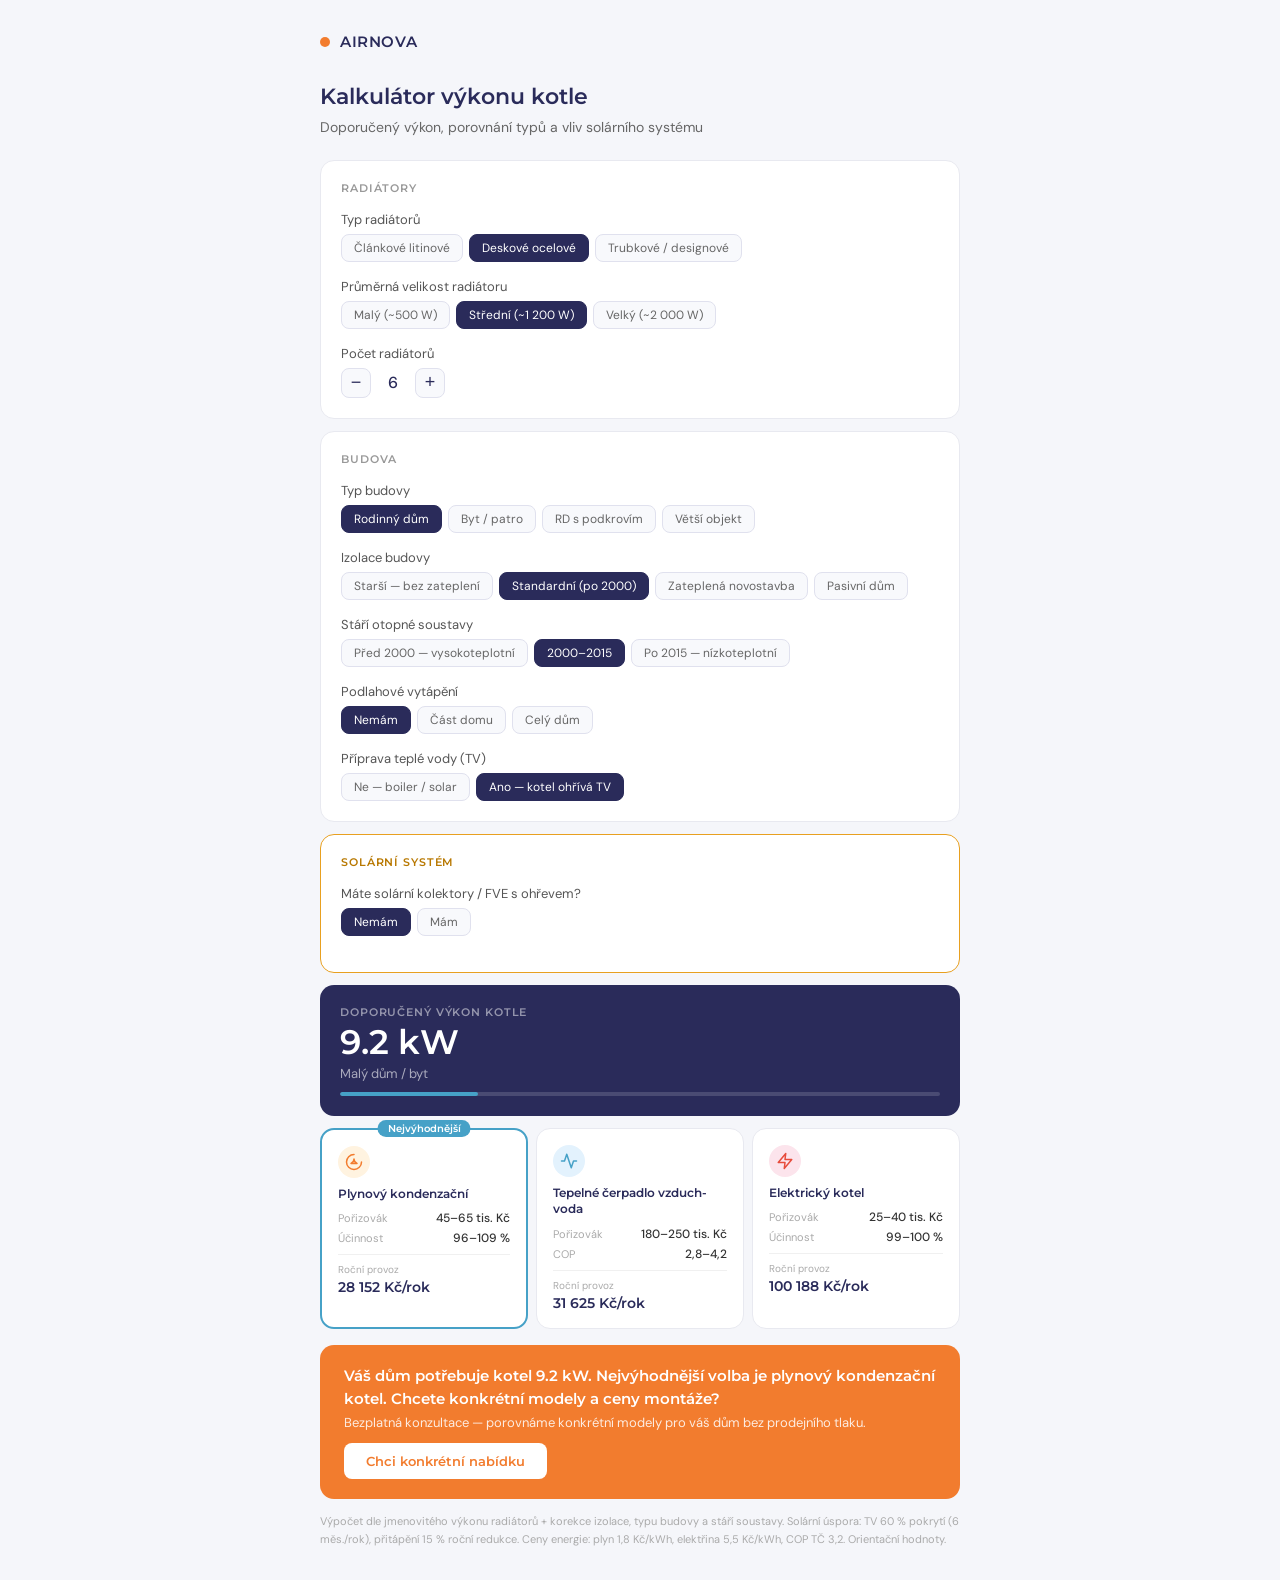
<file: AIRNOVA_kalkulator_kotel_v2.html>
<!DOCTYPE html>
<html lang="cs">
<head>
<meta charset="UTF-8">
<meta name="viewport" content="width=device-width, initial-scale=1.0">
<title>Kalkulátor výkonu kotle — AIRNOVA</title>
<link href="https://fonts.googleapis.com/css2?family=Montserrat:wght@400;500;600&family=DM+Sans:wght@400;500&display=swap" rel="stylesheet">
<style>
*{box-sizing:border-box;margin:0;padding:0}
body{font-family:'DM Sans',sans-serif;background:#f5f6fa;color:#1a1a2e;min-height:100vh;padding:2rem 1rem}
.container{max-width:640px;margin:0 auto}
.brand{display:flex;align-items:center;gap:10px;margin-bottom:2rem}
.brand-dot{width:10px;height:10px;border-radius:50%;background:#F27C2E}
.brand-name{font-family:'Montserrat',sans-serif;font-size:15px;font-weight:600;color:#2A2B5A;letter-spacing:.04em}
.header{margin-bottom:1.5rem}
.header h1{font-family:'Montserrat',sans-serif;font-size:22px;font-weight:600;color:#2A2B5A;line-height:1.3}
.header p{font-size:14px;color:#666;margin-top:6px}
.card{background:#fff;border:1px solid #e8e9f0;border-radius:14px;padding:1.25rem;margin-bottom:12px}
.card.solar-card{border:1.5px solid #e8a020}
.stitle{font-size:11px;font-weight:600;color:#999;text-transform:uppercase;letter-spacing:.08em;margin-bottom:1rem;font-family:'Montserrat',sans-serif}
.stitle.solar{color:#b87800}
.field{margin-bottom:1rem}.field:last-child{margin-bottom:0}
.field label{display:block;font-size:13px;color:#555;margin-bottom:6px}
.field-row{display:flex;align-items:center;gap:10px}
input[type=range]{flex:1;-webkit-appearance:none;height:4px;border-radius:2px;background:#e0e1ee;outline:none}
input[type=range]::-webkit-slider-thumb{-webkit-appearance:none;width:18px;height:18px;border-radius:50%;background:#2A2B5A;cursor:pointer;border:3px solid #fff;box-shadow:0 0 0 1px #2A2B5A}
.val{font-size:14px;font-weight:500;color:#2A2B5A;min-width:56px;text-align:right}
.seg-group{display:flex;gap:6px;flex-wrap:wrap}
.seg{font-size:12px;padding:5px 12px;border-radius:8px;border:1px solid #e0e1ee;background:#f8f9fc;color:#666;cursor:pointer;transition:all .15s;font-family:'DM Sans',sans-serif}
.seg:hover{border-color:#46A1C7;color:#46A1C7}
.seg.active{background:#2A2B5A;border-color:#2A2B5A;color:#fff}
.num-input{display:flex;align-items:center;gap:8px}
.num-btn{width:30px;height:30px;border:1px solid #e0e1ee;background:#f8f9fc;color:#2A2B5A;border-radius:8px;cursor:pointer;font-size:18px;display:flex;align-items:center;justify-content:center;transition:all .15s}
.num-btn:hover{background:#2A2B5A;color:#fff;border-color:#2A2B5A}
.num-val{font-size:16px;font-weight:500;color:#2A2B5A;min-width:28px;text-align:center}
.grid2{display:grid;grid-template-columns:1fr 1fr;gap:10px}

.result-main{background:#2A2B5A;border-radius:14px;padding:1.25rem;margin-top:12px}
.rl{font-size:11px;font-weight:600;letter-spacing:.08em;text-transform:uppercase;color:rgba(255,255,255,.5);margin-bottom:6px;font-family:'Montserrat',sans-serif}
.rkw{font-size:34px;font-weight:600;color:#fff;line-height:1;font-family:'Montserrat',sans-serif}
.rsub{font-size:13px;color:rgba(255,255,255,.6);margin-top:6px}
.meter-bar{height:4px;background:rgba(255,255,255,.15);border-radius:2px;margin-top:10px;overflow:hidden}
.meter-fill{height:100%;border-radius:2px;background:#46A1C7;transition:width .4s}
.solar-saving-strip{background:rgba(232,160,32,.15);border:0.5px solid rgba(232,160,32,.4);border-radius:8px;padding:8px 12px;margin-top:10px;display:none}
.solar-saving-strip.visible{display:flex;align-items:center;justify-content:space-between}
.ssl{font-size:12px;color:rgba(255,255,255,.7)}
.ssv{font-size:14px;font-weight:500;color:#ffc93c}

.compare-grid{display:grid;grid-template-columns:repeat(3,1fr);gap:8px;margin-top:12px}
.cmp-card{background:#fff;border:1px solid #e8e9f0;border-radius:14px;padding:1rem;position:relative}
.cmp-card.best{border:2px solid #46A1C7}
.best-badge{position:absolute;top:-10px;left:50%;transform:translateX(-50%);background:#46A1C7;color:#fff;font-size:10px;font-weight:600;padding:2px 10px;border-radius:20px;white-space:nowrap;font-family:'Montserrat',sans-serif}
.cmp-icon{width:32px;height:32px;border-radius:50%;display:flex;align-items:center;justify-content:center;margin-bottom:8px}
.cmp-icon.gas{background:#fff3e0}
.cmp-icon.hp{background:#e3f2fd}
.cmp-icon.el{background:#fce4ec}
.cmp-name{font-size:12px;font-weight:600;color:#2A2B5A;margin-bottom:8px;line-height:1.4;font-family:'Montserrat',sans-serif}
.cmp-row{display:flex;justify-content:space-between;align-items:baseline;margin-bottom:4px}
.cmp-label{font-size:11px;color:#aaa}
.cmp-val{font-size:12px;font-weight:500;color:#333}
.cmp-divider{border:none;border-top:1px solid #f0f0f0;margin:8px 0}
.cmp-annual-label{font-size:10px;color:#aaa;margin-bottom:2px}
.cmp-annual-val{font-size:14px;font-weight:600;color:#2A2B5A;font-family:'Montserrat',sans-serif}
.cmp-solar-save{font-size:11px;color:#b87800;margin-top:4px;display:none}
.cmp-solar-save.visible{display:block}
.cmp-net{font-size:12px;font-weight:500;color:#1a4a3a;margin-top:2px;display:none}
.cmp-net.visible{display:block}

.navratnost-strip{background:#fff;border:1px solid #e8e9f0;border-radius:10px;padding:10px 14px;margin-top:10px;display:none}
.navratnost-strip.visible{display:flex;align-items:center;justify-content:space-between;flex-wrap:wrap;gap:6px}
.nsl{font-size:12px;color:#888}
.nsv{font-size:13px;font-weight:600;color:#2A2B5A;font-family:'Montserrat',sans-serif}

.cta-banner{background:#F27C2E;border-radius:14px;padding:1.25rem 1.5rem;margin-top:16px;display:none}
.cta-banner.visible{display:block}
.cta-title{font-family:'Montserrat',sans-serif;font-size:15px;font-weight:600;color:#fff;line-height:1.5;margin-bottom:4px}
.cta-sub{font-size:13px;color:rgba(255,255,255,.85)}
.cta-btn{margin-top:12px;background:#fff;border:none;color:#F27C2E;font-size:13px;font-weight:600;padding:10px 22px;border-radius:8px;cursor:pointer;font-family:'Montserrat',sans-serif}
.cta-btn:hover{opacity:.9}

.lead-form{background:#fff;border:1px solid #e8e9f0;border-radius:14px;padding:1.25rem;margin-top:12px;display:none}
.lead-form.visible{display:block}
.lead-form h2{font-family:'Montserrat',sans-serif;font-size:16px;font-weight:600;color:#2A2B5A;margin-bottom:4px}
.lead-form p{font-size:13px;color:#666;margin-bottom:1rem;line-height:1.5}
.benefits{display:flex;flex-direction:column;gap:8px;margin-bottom:1.25rem}
.benefit{display:flex;align-items:flex-start;gap:12px;background:#f8f9fc;border-radius:10px;padding:10px 12px}
.bicon{width:32px;height:32px;flex-shrink:0;border-radius:50%;display:flex;align-items:center;justify-content:center}
.bicon.teal{background:#46A1C7}.bicon.orange{background:#F27C2E}.bicon.navy{background:#2A2B5A}
.bicon svg{width:15px;height:15px}
.benefit-text strong{font-size:13px;color:#2A2B5A;font-weight:600;display:block;margin-bottom:2px;font-family:'Montserrat',sans-serif}
.benefit-text span{font-size:12px;color:#777;line-height:1.5}
.inp-row{display:flex;gap:8px;margin-bottom:10px}
.inp-row input{flex:1;padding:10px 14px;border:1px solid #e0e1ee;border-radius:8px;background:#f8f9fc;color:#1a1a2e;font-size:14px;font-family:'DM Sans',sans-serif;transition:border-color .15s}
.inp-row input:focus{outline:none;border-color:#46A1C7;background:#fff}
.submit-btn{width:100%;background:#2A2B5A;border:none;color:#fff;font-size:14px;font-weight:600;padding:12px;border-radius:8px;cursor:pointer;font-family:'Montserrat',sans-serif;letter-spacing:.02em;transition:opacity .15s}
.submit-btn:hover{opacity:.88}
.submit-btn:disabled{opacity:.5;cursor:not-allowed}
.gdpr{font-size:11px;color:#aaa;margin-top:8px;line-height:1.6}
.success-card{background:#fff;border:1px solid #e8e9f0;border-radius:14px;padding:1.5rem;margin-top:12px;display:none;text-align:center}
.success-card.visible{display:block}
.success-icon{width:52px;height:52px;border-radius:50%;background:#1a4a3a;display:flex;align-items:center;justify-content:center;margin:0 auto 14px}
.success-title{font-family:'Montserrat',sans-serif;font-size:16px;font-weight:600;color:#2A2B5A;margin-bottom:6px}
.success-sub{font-size:13px;color:#666;line-height:1.6}
.hint{font-size:11px;color:#aaa;margin-top:14px;line-height:1.6}
@media(max-width:500px){.compare-grid{grid-template-columns:1fr}.grid2{grid-template-columns:1fr}}
</style>
</head>
<body>
<div class="container">
  <div class="brand"><div class="brand-dot"></div><div class="brand-name">AIRNOVA</div></div>
  <div class="header">
    <h1>Kalkulátor výkonu kotle</h1>
    <p>Doporučený výkon, porovnání typů a vliv solárního systému</p>
  </div>

  <div class="card">
    <div class="stitle">Radiátory</div>
    <div class="field">
      <label>Typ radiátorů</label>
      <div class="seg-group" id="typ-rad">
        <div class="seg" data-val="0.9">Článkové litinové</div>
        <div class="seg active" data-val="1.0">Deskové ocelové</div>
        <div class="seg" data-val="1.1">Trubkové / designové</div>
      </div>
    </div>
    <div class="field">
      <label>Průměrná velikost radiátoru</label>
      <div class="seg-group" id="vel-rad">
        <div class="seg" data-val="0.6">Malý (~500 W)</div>
        <div class="seg active" data-val="1.0">Střední (~1 200 W)</div>
        <div class="seg" data-val="1.5">Velký (~2 000 W)</div>
      </div>
    </div>
    <div class="field">
      <label>Počet radiátorů</label>
      <div class="num-input">
        <button class="num-btn" id="rad-minus">−</button>
        <span class="num-val" id="rad-val">6</span>
        <button class="num-btn" id="rad-plus">+</button>
      </div>
    </div>
  </div>

  <div class="card">
    <div class="stitle">Budova</div>
    <div class="field">
      <label>Typ budovy</label>
      <div class="seg-group" id="typ-bud">
        <div class="seg active" data-val="1.0">Rodinný dům</div>
        <div class="seg" data-val="0.7">Byt / patro</div>
        <div class="seg" data-val="1.4">RD s podkrovím</div>
        <div class="seg" data-val="2.2">Větší objekt</div>
      </div>
    </div>
    <div class="field">
      <label>Izolace budovy</label>
      <div class="seg-group" id="izolace">
        <div class="seg" data-val="1.4">Starší — bez zateplení</div>
        <div class="seg active" data-val="1.0">Standardní (po 2000)</div>
        <div class="seg" data-val="0.75">Zateplená novostavba</div>
        <div class="seg" data-val="0.55">Pasivní dům</div>
      </div>
    </div>
    <div class="field">
      <label>Stáří otopné soustavy</label>
      <div class="seg-group" id="stari">
        <div class="seg" data-val="1.1">Před 2000 — vysokoteplotní</div>
        <div class="seg active" data-val="1.0">2000–2015</div>
        <div class="seg" data-val="0.9">Po 2015 — nízkoteplotní</div>
      </div>
    </div>
    <div class="field">
      <label>Podlahové vytápění</label>
      <div class="seg-group" id="podlaha">
        <div class="seg active" data-val="0">Nemám</div>
        <div class="seg" data-val="1.5">Část domu</div>
        <div class="seg" data-val="3.0">Celý dům</div>
      </div>
    </div>
    <div class="field">
      <label>Příprava teplé vody (TV)</label>
      <div class="seg-group" id="tv">
        <div class="seg" data-val="0">Ne — boiler / solar</div>
        <div class="seg active" data-val="2">Ano — kotel ohřívá TV</div>
      </div>
    </div>
  </div>

  <div class="card solar-card">
    <div class="stitle solar">Solární systém</div>
    <div class="field">
      <label>Máte solární kolektory / FVE s ohřevem?</label>
      <div class="seg-group" id="solar-yn">
        <div class="seg active" data-val="0">Nemám</div>
        <div class="seg" data-val="1">Mám</div>
      </div>
    </div>
    <div id="solar-detail" style="display:none">
      <div class="field" style="margin-top:1rem">
        <label>Co solar pokrývá?</label>
        <div class="seg-group" id="solar-typ">
          <div class="seg" data-tv="0.6" data-heat="0">Jen TV</div>
          <div class="seg" data-tv="0" data-heat="0.15">Jen přitápění</div>
          <div class="seg active" data-tv="0.6" data-heat="0.15">TV + přitápění</div>
        </div>
      </div>
      <div class="field">
        <label>Počet kolektorů / velikost FVE</label>
        <div class="seg-group" id="solar-vel">
          <div class="seg" data-val="0.7">Malý (2–3 kolektory / do 3 kWp)</div>
          <div class="seg active" data-val="1.0">Střední (4–6 / 3–6 kWp)</div>
          <div class="seg" data-val="1.4">Velký (7+ / nad 6 kWp)</div>
        </div>
      </div>
    </div>
  </div>

  <div class="result-main">
    <div class="rl">Doporučený výkon kotle</div>
    <div class="rkw" id="rkw">—</div>
    <div class="rsub" id="rsub">—</div>
    <div class="meter-bar"><div class="meter-fill" id="rmeter" style="width:0%"></div></div>
    <div class="solar-saving-strip" id="solar-strip">
      <span class="ssl">Solar sníží potřebný výkon o</span>
      <span class="ssv" id="solar-strip-val">—</span>
    </div>
  </div>

  <div class="compare-grid">
    <div class="cmp-card" id="cmp-gas">
      <div class="cmp-icon gas"><svg width="18" height="18" viewBox="0 0 24 24" fill="none" stroke="#F27C2E" stroke-width="2" stroke-linecap="round" stroke-linejoin="round"><path d="M12 2C6.5 2 2 6.5 2 12s4.5 10 10 10 10-4.5 10-10"/><path d="M12 8c0 4-4 6-4 6h8s-4-2-4-6z"/></svg></div>
      <div class="cmp-name">Plynový kondenzační</div>
      <div class="cmp-row"><span class="cmp-label">Pořizovák</span><span class="cmp-val" id="gas-price">—</span></div>
      <div class="cmp-row"><span class="cmp-label">Účinnost</span><span class="cmp-val">96–109 %</span></div>
      <hr class="cmp-divider">
      <div class="cmp-annual-label">Roční provoz</div>
      <div class="cmp-annual-val" id="gas-annual">—</div>
      <div class="cmp-solar-save" id="gas-solar-save">—</div>
      <div class="cmp-net" id="gas-net">—</div>
    </div>
    <div class="cmp-card" id="cmp-hp">
      <div class="cmp-icon hp"><svg width="18" height="18" viewBox="0 0 24 24" fill="none" stroke="#46A1C7" stroke-width="2" stroke-linecap="round" stroke-linejoin="round"><polyline points="22 12 18 12 15 21 9 3 6 12 2 12"/></svg></div>
      <div class="cmp-name">Tepelné čerpadlo vzduch-voda</div>
      <div class="cmp-row"><span class="cmp-label">Pořizovák</span><span class="cmp-val" id="hp-price">—</span></div>
      <div class="cmp-row"><span class="cmp-label">COP</span><span class="cmp-val">2,8–4,2</span></div>
      <hr class="cmp-divider">
      <div class="cmp-annual-label">Roční provoz</div>
      <div class="cmp-annual-val" id="hp-annual">—</div>
      <div class="cmp-solar-save" id="hp-solar-save">—</div>
      <div class="cmp-net" id="hp-net">—</div>
    </div>
    <div class="cmp-card" id="cmp-el">
      <div class="cmp-icon el"><svg width="18" height="18" viewBox="0 0 24 24" fill="none" stroke="#e74c3c" stroke-width="2" stroke-linecap="round" stroke-linejoin="round"><polygon points="13 2 3 14 12 14 11 22 21 10 12 10 13 2"/></svg></div>
      <div class="cmp-name">Elektrický kotel</div>
      <div class="cmp-row"><span class="cmp-label">Pořizovák</span><span class="cmp-val" id="el-price">—</span></div>
      <div class="cmp-row"><span class="cmp-label">Účinnost</span><span class="cmp-val">99–100 %</span></div>
      <hr class="cmp-divider">
      <div class="cmp-annual-label">Roční provoz</div>
      <div class="cmp-annual-val" id="el-annual">—</div>
      <div class="cmp-solar-save" id="el-solar-save">—</div>
      <div class="cmp-net" id="el-net">—</div>
    </div>
  </div>

  <div class="navratnost-strip" id="navratnost-strip">
    <div><div class="nsl">Návratnost TČ vs. plynový kotel</div><div class="nsv" id="navratnost-val">—</div></div>
    <div><div class="nsl">Roční úspora TČ</div><div class="nsv" id="usp-val">—</div></div>
  </div>

  <div class="cta-banner" id="cta-banner">
    <div class="cta-title" id="cta-text">—</div>
    <div class="cta-sub">Bezplatná konzultace — porovnáme konkrétní modely pro váš dům bez prodejního tlaku.</div>
    <button class="cta-btn" id="cta-btn">Chci konkrétní nabídku</button>
  </div>

  <div class="lead-form" id="lead-form">
    <h2>Získejte konkrétní nabídku zdarma</h2>
    <p>Zanechte telefon — připravíme výběr kotlů s cenami montáže přímo pro váš dům.</p>
    <div class="benefits">
      <div class="benefit">
        <div class="bicon teal"><svg viewBox="0 0 24 24" fill="none" stroke="#fff" stroke-width="2.5" stroke-linecap="round" stroke-linejoin="round"><rect x="3" y="4" width="18" height="18" rx="2"/><line x1="16" y1="2" x2="16" y2="6"/><line x1="8" y1="2" x2="8" y2="6"/><line x1="3" y1="10" x2="21" y2="10"/></svg></div>
        <div class="benefit-text"><strong>Garance montáže do 7 dní</strong><span>Rezervujeme termín ihned. Platí v MSK.</span></div>
      </div>
      <div class="benefit">
        <div class="bicon orange"><svg viewBox="0 0 24 24" fill="none" stroke="#fff" stroke-width="2.5" stroke-linecap="round" stroke-linejoin="round"><path d="M21 15a2 2 0 0 1-2 2H7l-4 4V5a2 2 0 0 1 2-2h14a2 2 0 0 1 2 2z"/></svg></div>
        <div class="benefit-text"><strong>Konzultace výběru kotle zdarma</strong><span>Plynový, TČ nebo elektro — poradíme co se vyplatí.</span></div>
      </div>
      <div class="benefit">
        <div class="bicon navy"><svg viewBox="0 0 24 24" fill="none" stroke="#fff" stroke-width="2.5" stroke-linecap="round" stroke-linejoin="round"><polyline points="22 12 18 12 15 21 9 3 6 12 2 12"/></svg></div>
        <div class="benefit-text"><strong>Výpočet návratnosti investice</strong><span>Ukážeme přesnou návratnost přechodu na TČ nebo kondenzační kotel.</span></div>
      </div>
    </div>
    <div class="inp-row"><input type="text" id="inp-jmeno" placeholder="Jméno"></div>
    <div class="inp-row"><input type="tel" id="inp-tel" placeholder="Telefon (+420 ...)"></div>
    <button class="submit-btn" id="submit-btn">Odeslat a získat nabídku</button>
    <p class="gdpr">Váš telefon použijeme pouze pro tuto poptávku. Žádný spam, žádné další kontaktování bez vašeho souhlasu.</p>
  </div>

  <div class="success-card" id="success-card">
    <div class="success-icon"><svg viewBox="0 0 24 24" fill="none" stroke="#4ac9a0" stroke-width="2.5" stroke-linecap="round" stroke-linejoin="round" width="24" height="24"><polyline points="20 6 9 17 4 12"/></svg></div>
    <div class="success-title">Přijato — ozveme se do 24 hodin</div>
    <div class="success-sub" id="success-text">Připravíme konkrétní nabídku kotlů a ceník montáže.</div>
  </div>

  <p class="hint">Výpočet dle jmenovitého výkonu radiátorů + korekce izolace, typu budovy a stáří soustavy. Solární úspora: TV 60 % pokrytí (6 měs./rok), přitápění 15 % roční redukce. Ceny energie: plyn 1,8 Kč/kWh, elektřina 5,5 Kč/kWh, COP TČ 3,2. Orientační hodnoty.</p>
</div>

<script>
const AIRTABLE_WEBHOOK='DOPLNIT_URL';
let radCount=6,lastKw=0,lastParams={};

function getActive(id){const el=document.querySelector('#'+id+' .seg.active');return el?parseFloat(el.dataset.val):1.0}
function getActiveLabel(id){const el=document.querySelector('#'+id+' .seg.active');return el?el.textContent.trim():''}
function fmt(n){return Math.round(n).toLocaleString('cs-CZ')}

function getSolar(){
  const yn=getActive('solar-yn');
  if(!yn)return{active:false,tvFrac:0,heatFrac:0,scale:1.0};
  const typEl=document.querySelector('#solar-typ .seg.active');
  const tv=typEl?parseFloat(typEl.dataset.tv):0.6;
  const heat=typEl?parseFloat(typEl.dataset.heat):0.15;
  const scale=getActive('solar-vel');
  return{active:true,tvFrac:tv*scale,heatFrac:heat*scale,scale};
}

function priceGas(kW){if(kW<15)return '45–65 tis. Kč';if(kW<25)return '55–80 tis. Kč';return '70–110 tis. Kč'}
function priceHp(kW){if(kW<10)return '180–250 tis. Kč';if(kW<18)return '220–320 tis. Kč';return '300–450 tis. Kč'}
function priceEl(kW){if(kW<15)return '25–40 tis. Kč';if(kW<25)return '35–55 tis. Kč';return '50–80 tis. Kč'}
function rawGas(kW){return kW*2000*0.85*1.8}
function rawHp(kW){return kW*2000/3.2*5.5}
function rawEl(kW){return kW*2000*0.99*5.5}
function solarSave(rawCost,tvFrac,heatFrac){return rawCost*(0.25*Math.min(tvFrac,1)+0.75*Math.min(heatFrac,1))}
function bestType(g,h,e){if(h<=g&&h<=e)return 'hp';if(g<=h&&g<=e)return 'gas';return 'el'}
function typLabel(t){if(t==='gas')return 'plynový kondenzační kotel';if(t==='hp')return 'tepelné čerpadlo vzduch-voda';return 'elektrický kotel'}
function recLabel(kW){if(kW<10)return 'Malý dům / byt';if(kW<18)return 'Standardní rodinný dům';if(kW<30)return 'Větší rodinný dům';return 'Velký objekt — doporučujeme odborný projekt'}

function calc(){
  const kTypRad=getActive('typ-rad'),kVelRad=getActive('vel-rad'),kTypBud=getActive('typ-bud');
  const kIzol=getActive('izolace'),kStari=getActive('stari'),tvBonus=getActive('tv');
  const podlahaBonus=getActive('podlaha'),solar=getSolar();
  const baseKw=radCount*1.2*kVelRad*kTypRad;
  let kw=Math.round((baseKw*kTypBud*kIzol*kStari+tvBonus+podlahaBonus)*10)/10;
  let solarReduction=0;
  if(solar.active){
    const heatRed=kw*solar.heatFrac;
    const tvRed=tvBonus>0?Math.min(tvBonus*solar.tvFrac,tvBonus):0;
    solarReduction=Math.round((heatRed+tvRed)*10)/10;
    kw=Math.max(Math.round((kw-solarReduction)*10)/10,3);
  }
  lastKw=kw;
  document.getElementById('rkw').textContent=kw.toFixed(1)+' kW';
  document.getElementById('rsub').textContent=recLabel(kw);
  document.getElementById('rmeter').style.width=Math.min(100,Math.round(kw/40*100))+'%';
  const ss=document.getElementById('solar-strip');
  if(solar.active&&solarReduction>0){ss.classList.add('visible');document.getElementById('solar-strip-val').textContent=solarReduction.toFixed(1)+' kW ('+Math.round(solarReduction/(kw+solarReduction)*100)+' %)';}
  else{ss.classList.remove('visible')}
  const gRaw=rawGas(kw),hRaw=rawHp(kw),eRaw=rawEl(kw);
  let gSave=0,hSave=0,eSave=0;
  if(solar.active){gSave=solarSave(gRaw,solar.tvFrac,solar.heatFrac);hSave=solarSave(hRaw,solar.tvFrac,solar.heatFrac);eSave=solarSave(eRaw,solar.tvFrac,solar.heatFrac);}
  const gNet=gRaw-gSave,hNet=hRaw-hSave,eNet=eRaw-eSave;
  document.getElementById('gas-price').textContent=priceGas(kw);
  document.getElementById('hp-price').textContent=priceHp(kw);
  document.getElementById('el-price').textContent=priceEl(kw);
  document.getElementById('gas-annual').textContent=fmt(gRaw)+' Kč/rok';
  document.getElementById('hp-annual').textContent=fmt(hRaw)+' Kč/rok';
  document.getElementById('el-annual').textContent=fmt(eRaw)+' Kč/rok';
  ['gas','hp','el'].forEach(t=>{
    const save={gas:gSave,hp:hSave,el:eSave}[t];
    const net={gas:gNet,hp:hNet,el:eNet}[t];
    const saveEl=document.getElementById(t+'-solar-save');
    const netEl=document.getElementById(t+'-net');
    if(solar.active&&save>0){saveEl.classList.add('visible');saveEl.textContent='− '+fmt(save)+' Kč solar';netEl.classList.add('visible');netEl.textContent='= '+fmt(net)+' Kč/rok čistě';}
    else{saveEl.classList.remove('visible');netEl.classList.remove('visible');}
  });
  ['gas','hp','el'].forEach(t=>{document.getElementById('cmp-'+t).classList.remove('best');const old=document.getElementById('cmp-'+t).querySelector('.best-badge');if(old)old.remove();});
  const best=bestType(gNet,hNet,eNet);
  const bc=document.getElementById('cmp-'+best);
  bc.classList.add('best');
  const badge=document.createElement('div');badge.className='best-badge';badge.textContent='Nejvýhodnější';bc.appendChild(badge);
  const navEl=document.getElementById('navratnost-strip');
  const rocniUsp=gNet-hNet;
  if(rocniUsp>0){navEl.classList.add('visible');document.getElementById('navratnost-val').textContent='~'+Math.round(180000/rocniUsp)+' let';document.getElementById('usp-val').textContent=fmt(rocniUsp)+' Kč/rok';}
  else{navEl.classList.remove('visible')}
  lastParams={pocet_radiatoru:radCount,typ_radiatoru:getActiveLabel('typ-rad'),velikost_radiatoru:getActiveLabel('vel-rad'),typ_budovy:getActiveLabel('typ-bud'),izolace:getActiveLabel('izolace'),stari_soustavy:getActiveLabel('stari'),podlahove_vytapeni:getActiveLabel('podlaha'),tepla_voda:getActiveLabel('tv'),solar:solar.active?'ano':'ne',doporuceny_vykon:kw.toFixed(1)+' kW',nejlepsi_typ:typLabel(best)};
  document.getElementById('cta-banner').classList.add('visible');
  document.getElementById('cta-text').textContent='Váš dům potřebuje kotel '+kw.toFixed(1)+' kW. Nejvýhodnější volba je '+typLabel(best)+(solar.active?' — solar sníží provozní náklady o '+fmt(Math.max(gSave,hSave,eSave))+' Kč/rok':'')+'. Chcete konkrétní modely a ceny montáže?';
  document.getElementById('solar-detail').style.display=solar.active?'block':'none';
}

document.getElementById('rad-minus').addEventListener('click',()=>{if(radCount>1){radCount--;document.getElementById('rad-val').textContent=radCount;calc();}});
document.getElementById('rad-plus').addEventListener('click',()=>{if(radCount<30){radCount++;document.getElementById('rad-val').textContent=radCount;calc();}});
document.querySelectorAll('.seg-group').forEach(grp=>{
  grp.querySelectorAll('.seg').forEach(seg=>{
    seg.addEventListener('click',()=>{grp.querySelectorAll('.seg').forEach(s=>s.classList.remove('active'));seg.classList.add('active');calc();});
  });
});
document.getElementById('cta-btn').addEventListener('click',()=>{
  document.getElementById('cta-banner').classList.remove('visible');
  document.getElementById('lead-form').classList.add('visible');
  document.getElementById('lead-form').scrollIntoView({behavior:'smooth',block:'start'});
});
document.getElementById('submit-btn').addEventListener('click',async()=>{
  const jmeno=document.getElementById('inp-jmeno').value.trim();
  const tel=document.getElementById('inp-tel').value.trim();
  if(!tel){document.getElementById('inp-tel').focus();return;}
  const btn=document.getElementById('submit-btn');btn.disabled=true;btn.textContent='Odesílám...';
  const payload={jmeno,telefon:tel,timestamp:new Date().toISOString(),zdroj:'kalkulátor-kotel',...lastParams};
  if(AIRTABLE_WEBHOOK!=='DOPLNIT_URL'){try{await fetch(AIRTABLE_WEBHOOK,{method:'POST',headers:{'Content-Type':'application/json'},body:JSON.stringify(payload)});}catch(e){}}
  document.getElementById('lead-form').style.display='none';
  const sc=document.getElementById('success-card');sc.classList.add('visible');
  document.getElementById('success-text').textContent=(jmeno?jmeno+', p':'P')+'řipravíme konkrétní výběr kotlů pro výkon '+lastKw.toFixed(1)+' kW. Ozveme se do 24 hodin.';
  sc.scrollIntoView({behavior:'smooth',block:'start'});
});
calc();
</script>
</body>
</html>
</file>
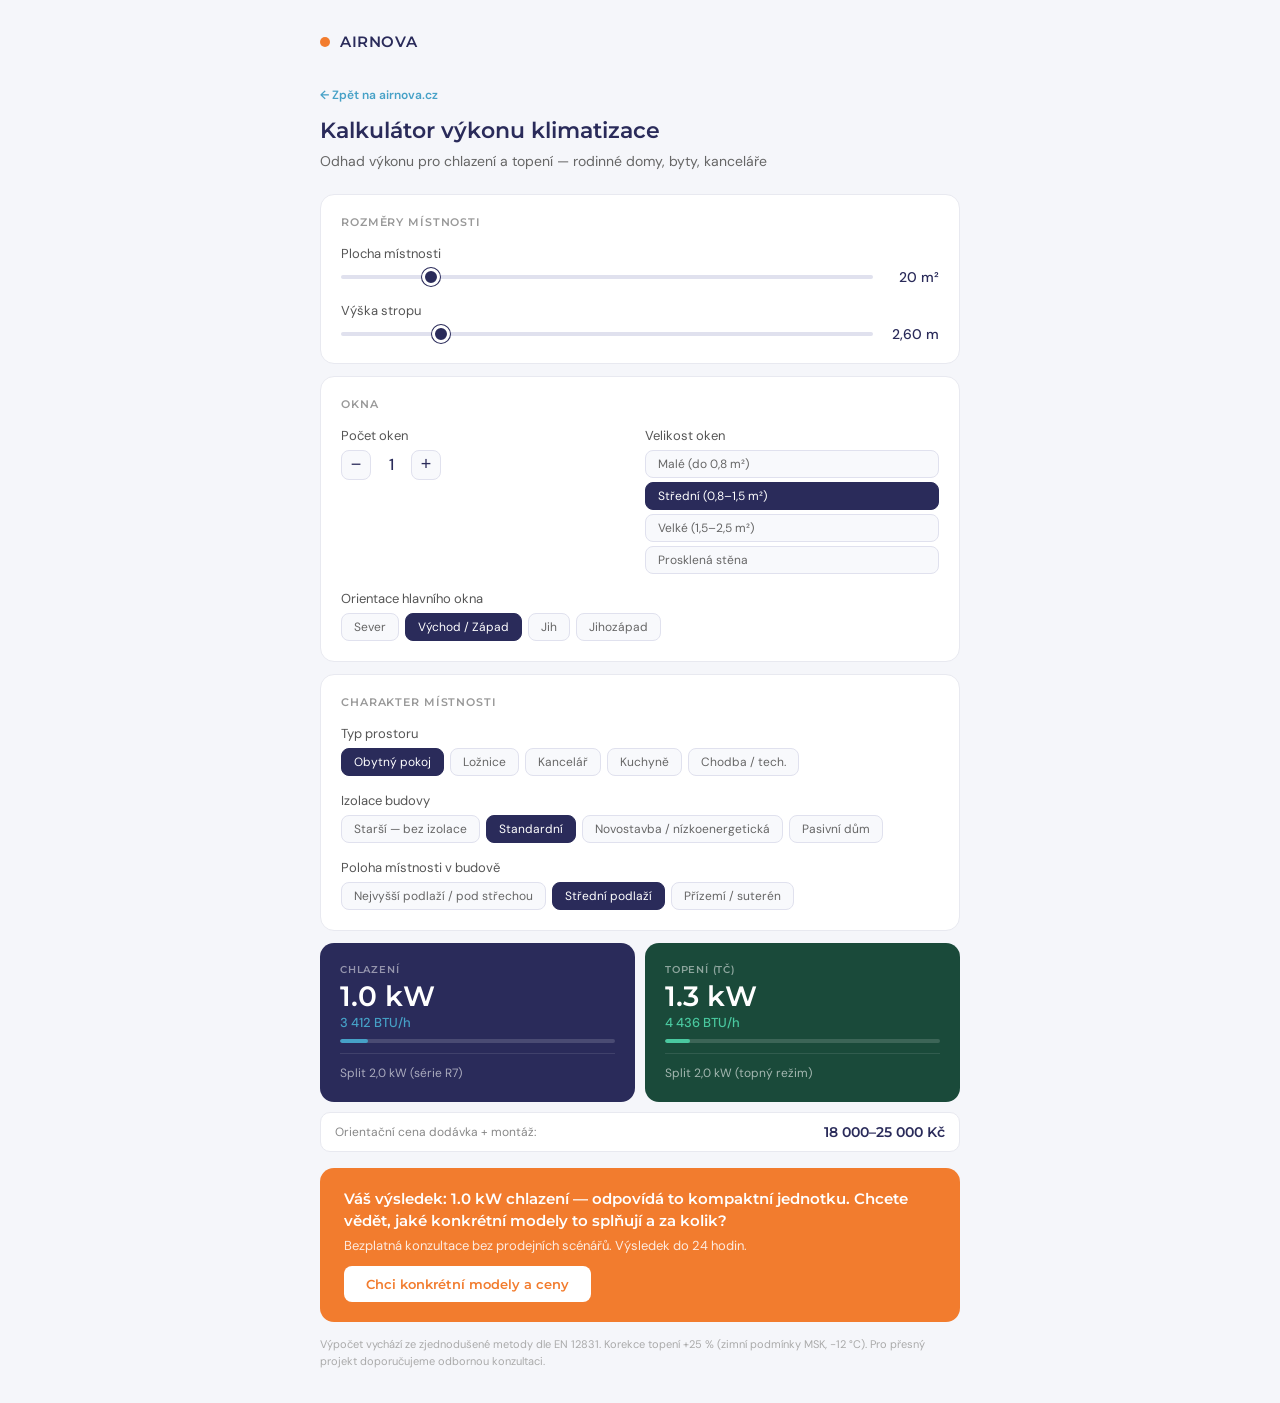
<file: kalkulatory/klimatizace.html>
<!DOCTYPE html>
<html lang="cs">
<head>
<meta charset="UTF-8">
<meta name="viewport" content="width=device-width, initial-scale=1.0">
<title>Kalkulátor výkonu klimatizace — AIRNOVA</title>
<link href="https://fonts.googleapis.com/css2?family=Montserrat:wght@400;500;600&family=DM+Sans:wght@400;500&display=swap" rel="stylesheet">
<style>
*{box-sizing:border-box;margin:0;padding:0}
body{font-family:'DM Sans',sans-serif;background:#f5f6fa;color:#1a1a2e;min-height:100vh;padding:2rem 1rem}
.container{max-width:640px;margin:0 auto}
.brand{display:flex;align-items:center;gap:10px;margin-bottom:2rem}
.brand-dot{width:10px;height:10px;border-radius:50%;background:#F27C2E}
.brand-name{font-family:'Montserrat',sans-serif;font-size:15px;font-weight:600;color:#2A2B5A;letter-spacing:.04em}
.header{margin-bottom:1.5rem}
.header h1{font-family:'Montserrat',sans-serif;font-size:22px;font-weight:600;color:#2A2B5A;line-height:1.3}
.header p{font-size:14px;color:#666;margin-top:6px}
.card{background:#fff;border:1px solid #e8e9f0;border-radius:14px;padding:1.25rem;margin-bottom:12px}
.section-title{font-size:11px;font-weight:600;color:#999;text-transform:uppercase;letter-spacing:.08em;margin-bottom:1rem;font-family:'Montserrat',sans-serif}
.field{margin-bottom:1rem}.field:last-child{margin-bottom:0}
.field label{display:block;font-size:13px;color:#555;margin-bottom:6px}
.field-row{display:flex;align-items:center;gap:10px}
input[type=range]{flex:1;-webkit-appearance:none;height:4px;border-radius:2px;background:#e0e1ee;outline:none}
input[type=range]::-webkit-slider-thumb{-webkit-appearance:none;width:18px;height:18px;border-radius:50%;background:#2A2B5A;cursor:pointer;border:3px solid #fff;box-shadow:0 0 0 1px #2A2B5A}
.val{font-size:14px;font-weight:500;color:#2A2B5A;min-width:56px;text-align:right}
.seg-group{display:flex;gap:6px;flex-wrap:wrap}
.seg{font-size:12px;padding:5px 12px;border-radius:8px;border:1px solid #e0e1ee;background:#f8f9fc;color:#666;cursor:pointer;transition:all .15s;font-family:'DM Sans',sans-serif}
.seg:hover{border-color:#46A1C7;color:#46A1C7}
.seg.active{background:#2A2B5A;border-color:#2A2B5A;color:#fff}
.grid2{display:grid;grid-template-columns:1fr 1fr;gap:10px}
.num-input{display:flex;align-items:center;gap:8px}
.num-input button{width:30px;height:30px;border:1px solid #e0e1ee;background:#f8f9fc;color:#2A2B5A;border-radius:8px;cursor:pointer;font-size:18px;display:flex;align-items:center;justify-content:center;transition:all .15s}
.num-input button:hover{background:#2A2B5A;color:#fff;border-color:#2A2B5A}
.num-input span{font-size:16px;font-weight:500;color:#2A2B5A;min-width:24px;text-align:center}
.results{display:grid;grid-template-columns:1fr 1fr;gap:10px;margin-top:12px}
.res-card{border-radius:14px;padding:1.25rem}
.res-card.chlazeni{background:#2A2B5A}
.res-card.topeni{background:#1a4a3a}
.res-label{font-size:10px;font-weight:600;letter-spacing:.08em;text-transform:uppercase;margin-bottom:6px;color:rgba(255,255,255,.5);font-family:'Montserrat',sans-serif}
.res-kw{font-size:28px;font-weight:600;color:#fff;line-height:1;font-family:'Montserrat',sans-serif}
.res-btu{font-size:13px;font-weight:500;margin-top:4px}
.res-card.chlazeni .res-btu{color:#46A1C7}
.res-card.topeni .res-btu{color:#4ac9a0}
.res-rec{font-size:12px;color:rgba(255,255,255,.6);margin-top:10px;padding-top:10px;border-top:1px solid rgba(255,255,255,.1);line-height:1.5}
.meter-bar{height:4px;background:rgba(255,255,255,.15);border-radius:2px;margin-top:8px;overflow:hidden}
.meter-fill-c{height:100%;border-radius:2px;background:#46A1C7;transition:width .3s}
.meter-fill-t{height:100%;border-radius:2px;background:#4ac9a0;transition:width .3s}
.price-strip{background:#fff;border:1px solid #e8e9f0;border-radius:10px;padding:10px 14px;margin-top:10px;display:none;align-items:center;justify-content:space-between}
.price-strip span{font-size:12px;color:#888}
.price-strip strong{font-size:14px;font-weight:600;color:#2A2B5A;font-family:'Montserrat',sans-serif}
.cta-banner{background:#F27C2E;border-radius:14px;padding:1.25rem 1.5rem;margin-top:16px;display:none}
.cta-banner.visible{display:block}
.cta-title{font-size:15px;font-weight:600;color:#fff;line-height:1.5;margin-bottom:4px;font-family:'Montserrat',sans-serif}
.cta-sub{font-size:13px;color:rgba(255,255,255,.85)}
.cta-btn{margin-top:12px;background:#fff;border:none;color:#F27C2E;font-size:13px;font-weight:600;padding:10px 22px;border-radius:8px;cursor:pointer;transition:opacity .15s;font-family:'Montserrat',sans-serif}
.cta-btn:hover{opacity:.9}
.lead-form{background:#fff;border:1px solid #e8e9f0;border-radius:14px;padding:1.25rem;margin-top:12px;display:none}
.lead-form.visible{display:block}
.lead-form h2{font-family:'Montserrat',sans-serif;font-size:16px;font-weight:600;color:#2A2B5A;margin-bottom:4px}
.lead-form p{font-size:13px;color:#666;margin-bottom:1rem;line-height:1.5}
.benefits{display:flex;flex-direction:column;gap:8px;margin-bottom:1.25rem}
.benefit{display:flex;align-items:flex-start;gap:12px;background:#f8f9fc;border-radius:10px;padding:10px 12px}
.bicon{width:32px;height:32px;flex-shrink:0;border-radius:50%;display:flex;align-items:center;justify-content:center}
.bicon.teal{background:#46A1C7}
.bicon.orange{background:#F27C2E}
.bicon.navy{background:#2A2B5A}
.bicon svg{width:15px;height:15px}
.benefit-text strong{font-size:13px;color:#2A2B5A;font-weight:600;display:block;margin-bottom:2px;font-family:'Montserrat',sans-serif}
.benefit-text span{font-size:12px;color:#777;line-height:1.5}
.inp-row{display:flex;gap:8px;margin-bottom:10px}
.inp-row input{flex:1;padding:10px 14px;border:1px solid #e0e1ee;border-radius:8px;background:#f8f9fc;color:#1a1a2e;font-size:14px;font-family:'DM Sans',sans-serif;transition:border-color .15s}
.inp-row input:focus{outline:none;border-color:#46A1C7;background:#fff}
.submit-btn{width:100%;background:#2A2B5A;border:none;color:#fff;font-size:14px;font-weight:600;padding:12px;border-radius:8px;cursor:pointer;transition:opacity .15s;font-family:'Montserrat',sans-serif;letter-spacing:.02em}
.submit-btn:hover{opacity:.88}
.submit-btn:disabled{opacity:.5;cursor:not-allowed}
.gdpr{font-size:11px;color:#aaa;margin-top:8px;line-height:1.6}
.success-card{background:#fff;border:1px solid #e8e9f0;border-radius:14px;padding:1.5rem;margin-top:12px;display:none;text-align:center}
.success-card.visible{display:block}
.success-icon{width:52px;height:52px;border-radius:50%;background:#1a4a3a;display:flex;align-items:center;justify-content:center;margin:0 auto 14px}
.success-title{font-family:'Montserrat',sans-serif;font-size:16px;font-weight:600;color:#2A2B5A;margin-bottom:6px}
.success-sub{font-size:13px;color:#666;line-height:1.6;margin-bottom:1rem}
.hint{font-size:11px;color:#aaa;margin-top:14px;line-height:1.6}
@media(max-width:480px){.results,.grid2{grid-template-columns:1fr}}
</style>
</head>
<body>
<div class="container">
  <div class="brand"><div class="brand-dot"></div><div class="brand-name">AIRNOVA</div></div>
  <a href="../index.html" style="display:inline-block;font-size:12px;font-weight:600;color:#46A1C7;margin-bottom:14px;text-decoration:none;">← Zpět na airnova.cz</a>

  <div class="header">
    <h1>Kalkulátor výkonu klimatizace</h1>
    <p>Odhad výkonu pro chlazení a topení — rodinné domy, byty, kanceláře</p>
  </div>

  <div class="card">
    <div class="section-title">Rozměry místnosti</div>
    <div class="field">
      <label>Plocha místnosti</label>
      <div class="field-row">
        <input type="range" id="plocha" min="5" max="100" value="20" step="1">
        <span class="val" id="plocha-val">20 m²</span>
      </div>
    </div>
    <div class="field">
      <label>Výška stropu</label>
      <div class="field-row">
        <input type="range" id="vyska" min="230" max="400" value="260" step="5">
        <span class="val" id="vyska-val">2,60 m</span>
      </div>
    </div>
  </div>

  <div class="card">
    <div class="section-title">Okna</div>
    <div class="grid2">
      <div class="field">
        <label>Počet oken</label>
        <div class="num-input">
          <button id="okna-minus">−</button>
          <span id="okna-val">1</span>
          <button id="okna-plus">+</button>
        </div>
      </div>
      <div class="field">
        <label>Velikost oken</label>
        <div class="seg-group" id="okna-vel" style="flex-direction:column;gap:4px">
          <div class="seg" data-val="0.9">Malé (do 0,8 m²)</div>
          <div class="seg active" data-val="1.0">Střední (0,8–1,5 m²)</div>
          <div class="seg" data-val="1.15">Velké (1,5–2,5 m²)</div>
          <div class="seg" data-val="1.35">Prosklená stěna</div>
        </div>
      </div>
    </div>
    <div class="field" style="margin-top:1rem">
      <label>Orientace hlavního okna</label>
      <div class="seg-group" id="orientace">
        <div class="seg" data-val="0.85">Sever</div>
        <div class="seg active" data-val="1.0">Východ / Západ</div>
        <div class="seg" data-val="1.2">Jih</div>
        <div class="seg" data-val="1.3">Jihozápad</div>
      </div>
    </div>
  </div>

  <div class="card">
    <div class="section-title">Charakter místnosti</div>
    <div class="field">
      <label>Typ prostoru</label>
      <div class="seg-group" id="typ">
        <div class="seg active" data-val="1.0">Obytný pokoj</div>
        <div class="seg" data-val="1.05">Ložnice</div>
        <div class="seg" data-val="1.15">Kancelář</div>
        <div class="seg" data-val="1.3">Kuchyně</div>
        <div class="seg" data-val="0.9">Chodba / tech.</div>
      </div>
    </div>
    <div class="field">
      <label>Izolace budovy</label>
      <div class="seg-group" id="izolace">
        <div class="seg" data-val="1.25">Starší — bez izolace</div>
        <div class="seg active" data-val="1.0">Standardní</div>
        <div class="seg" data-val="0.85">Novostavba / nízkoenergetická</div>
        <div class="seg" data-val="0.7">Pasivní dům</div>
      </div>
    </div>
    <div class="field">
      <label>Poloha místnosti v budově</label>
      <div class="seg-group" id="poloha">
        <div class="seg" data-val="1.15">Nejvyšší podlaží / pod střechou</div>
        <div class="seg active" data-val="1.0">Střední podlaží</div>
        <div class="seg" data-val="0.9">Přízemí / suterén</div>
      </div>
    </div>
  </div>

  <div class="results">
    <div class="res-card chlazeni">
      <div class="res-label">Chlazení</div>
      <div class="res-kw" id="kw-chlazeni">—</div>
      <div class="res-btu" id="btu-chlazeni">—</div>
      <div class="meter-bar"><div class="meter-fill-c" id="meter-c" style="width:0%"></div></div>
      <div class="res-rec" id="rec-chlazeni">—</div>
    </div>
    <div class="res-card topeni">
      <div class="res-label">Topení (TČ)</div>
      <div class="res-kw" id="kw-topeni">—</div>
      <div class="res-btu" id="btu-topeni">—</div>
      <div class="meter-bar"><div class="meter-fill-t" id="meter-t" style="width:0%"></div></div>
      <div class="res-rec" id="rec-topeni">—</div>
    </div>
  </div>

  <div class="price-strip" id="price-strip">
    <span>Orientační cena dodávka + montáž:</span>
    <strong id="price-range">—</strong>
  </div>

  <div class="cta-banner" id="cta-banner">
    <div class="cta-title" id="cta-text">—</div>
    <div class="cta-sub">Bezplatná konzultace bez prodejních scénářů. Výsledek do 24 hodin.</div>
    <button class="cta-btn" id="cta-btn">Chci konkrétní modely a ceny</button>
  </div>

  <div class="lead-form" id="lead-form">
    <h2>Získejte kompletní přehled zdarma</h2>
    <p>Zanechte telefon a připravíme konkrétní doporučení modelů s cenami — bez závazků.</p>
    <div class="benefits">
      <div class="benefit">
        <div class="bicon teal">
          <svg viewBox="0 0 24 24" fill="none" stroke="#fff" stroke-width="2.5" stroke-linecap="round" stroke-linejoin="round"><rect x="3" y="4" width="18" height="18" rx="2"/><line x1="16" y1="2" x2="16" y2="6"/><line x1="8" y1="2" x2="8" y2="6"/><line x1="3" y1="10" x2="21" y2="10"/></svg>
        </div>
        <div class="benefit-text">
          <strong>Garance montáže do 7 dní</strong>
          <span>Po zadání telefonu rezervujeme termín. Platí pro nové zákazníky v MSK.</span>
        </div>
      </div>
      <div class="benefit">
        <div class="bicon orange">
          <svg viewBox="0 0 24 24" fill="none" stroke="#fff" stroke-width="2.5" stroke-linecap="round" stroke-linejoin="round"><path d="M21 15a2 2 0 0 1-2 2H7l-4 4V5a2 2 0 0 1 2-2h14a2 2 0 0 1 2 2z"/></svg>
        </div>
        <div class="benefit-text">
          <strong>Konzultace výběru jednotek zdarma</strong>
          <span>Porovnáme modely pro vaše použití — bez prodejního tlaku.</span>
        </div>
      </div>
      <div class="benefit">
        <div class="bicon navy">
          <svg viewBox="0 0 24 24" fill="none" stroke="#fff" stroke-width="2.5" stroke-linecap="round" stroke-linejoin="round"><polyline points="22 12 18 12 15 21 9 3 6 12 2 12"/></svg>
        </div>
        <div class="benefit-text">
          <strong>Přesný výpočet výkonu zdarma</strong>
          <span>Odborný výpočet dle EN 12831 přímo pro vaši místnost.</span>
        </div>
      </div>
    </div>
    <div class="inp-row"><input type="text" id="inp-jmeno" placeholder="Jméno"></div>
    <div class="inp-row"><input type="tel" id="inp-tel" placeholder="Telefon (+420 ...)"></div>
    <button class="submit-btn" id="submit-btn">Odeslat a získat doporučení</button>
    <p class="gdpr">Váš telefon použijeme pouze pro tuto poptávku. Žádný spam, žádné další kontaktování bez vašeho souhlasu.</p>
  </div>

  <div class="success-card" id="success-card">
    <div class="success-icon">
      <svg viewBox="0 0 24 24" fill="none" stroke="#4ac9a0" stroke-width="2.5" stroke-linecap="round" stroke-linejoin="round" width="24" height="24"><polyline points="20 6 9 17 4 12"/></svg>
    </div>
    <div class="success-title">Přijato — ozveme se do 24 hodin</div>
    <div class="success-sub" id="success-text">Připravíme konkrétní doporučení modelů a ceník montáže. Termín do 7 dní garantujeme.</div>
  </div>

  <p class="hint">Výpočet vychází ze zjednodušené metody dle EN 12831. Korekce topení +25 % (zimní podmínky MSK, −12 °C). Pro přesný projekt doporučujeme odbornou konzultaci.</p>
</div>

<script>
const AIRTABLE_WEBHOOK='DOPLNIT_URL';
let oknaCount=1,lastKwC=0,lastParams={};

function getActive(id){const el=document.querySelector('#'+id+' .seg.active');return el?parseFloat(el.dataset.val):1.0}
function getActiveLabel(id){const el=document.querySelector('#'+id+' .seg.active');return el?el.textContent.trim():''}
function recC(kW){if(kW<2.0)return 'Split 2,0 kW (série R7)';if(kW<2.6)return 'Split 2,5 kW';if(kW<3.6)return 'Split 3,5 kW — nejprodávanější';if(kW<5.1)return 'Split 5,0 kW';if(kW<7.1)return 'Split 7,0 kW';return 'Multi-split nebo komerční jednotka'}
function recT(kW){if(kW<2.0)return 'Split 2,0 kW (topný režim)';if(kW<3.0)return 'Split 2,5–3,0 kW';if(kW<4.5)return 'Split 3,5–4,0 kW';if(kW<6.5)return 'Split 5,0–6,0 kW';if(kW<9.0)return 'Split 7,0–8,0 kW';return 'Multi-split nebo TČ vzduch–vzduch'}
function trida(kW){if(kW<2.5)return 'kompaktní jednotku';if(kW<4.0)return 'jednotku střední třídy';if(kW<6.0)return 'výkonnou jednotku';return 'komerční nebo multi-split systém'}
function priceRange(kW){if(kW<2.0)return '18 000–25 000 Kč';if(kW<2.6)return '22 000–30 000 Kč';if(kW<3.6)return '25 000–38 000 Kč';if(kW<5.1)return '35 000–52 000 Kč';if(kW<7.1)return '48 000–70 000 Kč';return 'individuální nacenění'}
function pct(kW,max){return Math.min(100,Math.round(kW/max*100))}

function calc(){
  const plocha=parseInt(document.getElementById('plocha').value);
  const vyska=parseInt(document.getElementById('vyska').value)/100;
  const kOrient=getActive('orientace'),kOknaVel=getActive('okna-vel'),kTyp=getActive('typ'),kIzol=getActive('izolace'),kPoloha=getActive('poloha');
  const kOknaCount=1+(oknaCount-1)*0.06,kObjem=(plocha*vyska)>60?1.05:1.0;
  const rawC=plocha*50*kOrient*kOknaVel*kOknaCount*kTyp*kIzol*kPoloha*kObjem;
  const kwC=Math.round(rawC/100)/10,kwT=Math.round(rawC*1.25/100)/10;
  lastKwC=kwC;
  lastParams={plocha:plocha+' m²',vyska:vyska.toFixed(2).replace('.',',')+' m',pocet_oken:oknaCount,velikost_oken:getActiveLabel('okna-vel'),orientace:getActiveLabel('orientace'),typ_prostoru:getActiveLabel('typ'),izolace:getActiveLabel('izolace'),poloha:getActiveLabel('poloha'),vykon_chlazeni:kwC.toFixed(1)+' kW',vykon_topeni:kwT.toFixed(1)+' kW',orientacni_cena:priceRange(kwC)};
  document.getElementById('kw-chlazeni').textContent=kwC.toFixed(1)+' kW';
  document.getElementById('btu-chlazeni').textContent=Math.round(kwC*3412).toLocaleString('cs-CZ')+' BTU/h';
  document.getElementById('rec-chlazeni').textContent=recC(kwC);
  document.getElementById('meter-c').style.width=pct(kwC,10)+'%';
  document.getElementById('kw-topeni').textContent=kwT.toFixed(1)+' kW';
  document.getElementById('btu-topeni').textContent=Math.round(kwT*3412).toLocaleString('cs-CZ')+' BTU/h';
  document.getElementById('rec-topeni').textContent=recT(kwT);
  document.getElementById('meter-t').style.width=pct(kwT,14)+'%';
  const ps=document.getElementById('price-strip');ps.style.display='flex';
  document.getElementById('price-range').textContent=priceRange(kwC);
  document.getElementById('cta-banner').classList.add('visible');
  document.getElementById('cta-text').textContent='Váš výsledek: '+kwC.toFixed(1)+' kW chlazení — odpovídá to '+trida(kwC)+'. Chcete vědět, jaké konkrétní modely to splňují a za kolik?';
}

document.querySelectorAll('input[type=range]').forEach(inp=>{
  inp.addEventListener('input',()=>{
    if(inp.id==='plocha') document.getElementById('plocha-val').textContent=inp.value+' m²';
    if(inp.id==='vyska') document.getElementById('vyska-val').textContent=(inp.value/100).toFixed(2).replace('.',',')+' m';
    calc();
  });
});
document.querySelectorAll('.seg-group').forEach(grp=>{
  grp.querySelectorAll('.seg').forEach(seg=>{
    seg.addEventListener('click',()=>{grp.querySelectorAll('.seg').forEach(s=>s.classList.remove('active'));seg.classList.add('active');calc();});
  });
});
document.getElementById('okna-minus').addEventListener('click',()=>{if(oknaCount>1){oknaCount--;document.getElementById('okna-val').textContent=oknaCount;calc();}});
document.getElementById('okna-plus').addEventListener('click',()=>{if(oknaCount<8){oknaCount++;document.getElementById('okna-val').textContent=oknaCount;calc();}});
document.getElementById('cta-btn').addEventListener('click',()=>{
  document.getElementById('cta-banner').classList.remove('visible');
  document.getElementById('lead-form').classList.add('visible');
  document.getElementById('lead-form').scrollIntoView({behavior:'smooth',block:'start'});
});
document.getElementById('submit-btn').addEventListener('click',async()=>{
  const jmeno=document.getElementById('inp-jmeno').value.trim();
  const tel=document.getElementById('inp-tel').value.trim();
  if(!tel){document.getElementById('inp-tel').focus();return;}
  const btn=document.getElementById('submit-btn');btn.disabled=true;btn.textContent='Odesílám...';
  const payload={jmeno,telefon:tel,timestamp:new Date().toISOString(),zdroj:'kalkulátor-klimatizace',...lastParams};
  if(AIRTABLE_WEBHOOK!=='DOPLNIT_URL'){try{await fetch(AIRTABLE_WEBHOOK,{method:'POST',headers:{'Content-Type':'application/json'},body:JSON.stringify(payload)});}catch(e){}}
  document.getElementById('lead-form').style.display='none';
  const sc=document.getElementById('success-card');sc.classList.add('visible');
  document.getElementById('success-text').textContent=(jmeno?jmeno+', p':'P')+'řipravíme konkrétní doporučení modelů a ceník montáže pro výkon '+lastKwC.toFixed(1)+' kW. Termín do 7 dní garantujeme.';
  sc.scrollIntoView({behavior:'smooth',block:'start'});
});

calc();
</script>
</body>
</html>
</file>
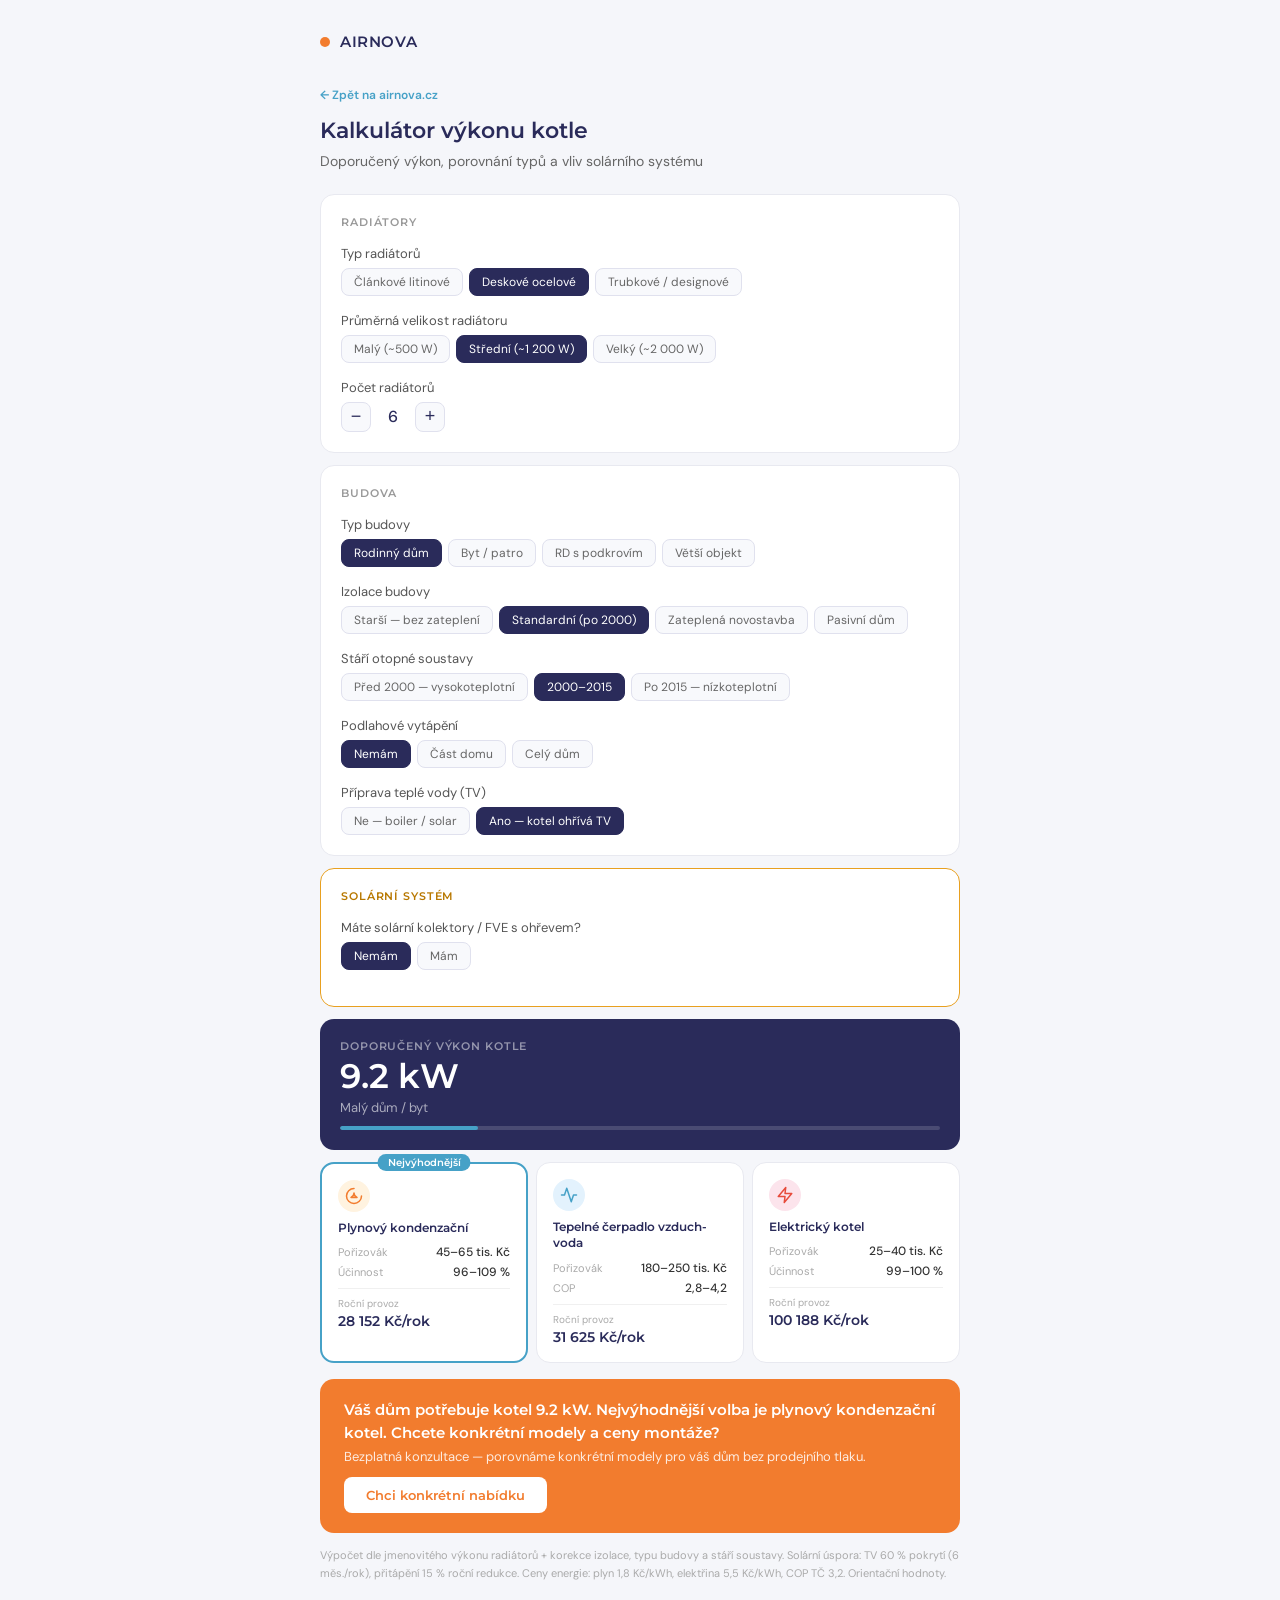
<file: kalkulatory/kotel.html>
<!DOCTYPE html>
<html lang="cs">
<head>
<meta charset="UTF-8">
<meta name="viewport" content="width=device-width, initial-scale=1.0">
<title>Kalkulátor výkonu kotle — AIRNOVA</title>
<link href="https://fonts.googleapis.com/css2?family=Montserrat:wght@400;500;600&family=DM+Sans:wght@400;500&display=swap" rel="stylesheet">
<style>
*{box-sizing:border-box;margin:0;padding:0}
body{font-family:'DM Sans',sans-serif;background:#f5f6fa;color:#1a1a2e;min-height:100vh;padding:2rem 1rem}
.container{max-width:640px;margin:0 auto}
.brand{display:flex;align-items:center;gap:10px;margin-bottom:2rem}
.brand-dot{width:10px;height:10px;border-radius:50%;background:#F27C2E}
.brand-name{font-family:'Montserrat',sans-serif;font-size:15px;font-weight:600;color:#2A2B5A;letter-spacing:.04em}
.header{margin-bottom:1.5rem}
.header h1{font-family:'Montserrat',sans-serif;font-size:22px;font-weight:600;color:#2A2B5A;line-height:1.3}
.header p{font-size:14px;color:#666;margin-top:6px}
.card{background:#fff;border:1px solid #e8e9f0;border-radius:14px;padding:1.25rem;margin-bottom:12px}
.card.solar-card{border:1.5px solid #e8a020}
.stitle{font-size:11px;font-weight:600;color:#999;text-transform:uppercase;letter-spacing:.08em;margin-bottom:1rem;font-family:'Montserrat',sans-serif}
.stitle.solar{color:#b87800}
.field{margin-bottom:1rem}.field:last-child{margin-bottom:0}
.field label{display:block;font-size:13px;color:#555;margin-bottom:6px}
.field-row{display:flex;align-items:center;gap:10px}
input[type=range]{flex:1;-webkit-appearance:none;height:4px;border-radius:2px;background:#e0e1ee;outline:none}
input[type=range]::-webkit-slider-thumb{-webkit-appearance:none;width:18px;height:18px;border-radius:50%;background:#2A2B5A;cursor:pointer;border:3px solid #fff;box-shadow:0 0 0 1px #2A2B5A}
.val{font-size:14px;font-weight:500;color:#2A2B5A;min-width:56px;text-align:right}
.seg-group{display:flex;gap:6px;flex-wrap:wrap}
.seg{font-size:12px;padding:5px 12px;border-radius:8px;border:1px solid #e0e1ee;background:#f8f9fc;color:#666;cursor:pointer;transition:all .15s;font-family:'DM Sans',sans-serif}
.seg:hover{border-color:#46A1C7;color:#46A1C7}
.seg.active{background:#2A2B5A;border-color:#2A2B5A;color:#fff}
.num-input{display:flex;align-items:center;gap:8px}
.num-btn{width:30px;height:30px;border:1px solid #e0e1ee;background:#f8f9fc;color:#2A2B5A;border-radius:8px;cursor:pointer;font-size:18px;display:flex;align-items:center;justify-content:center;transition:all .15s}
.num-btn:hover{background:#2A2B5A;color:#fff;border-color:#2A2B5A}
.num-val{font-size:16px;font-weight:500;color:#2A2B5A;min-width:28px;text-align:center}
.grid2{display:grid;grid-template-columns:1fr 1fr;gap:10px}

.result-main{background:#2A2B5A;border-radius:14px;padding:1.25rem;margin-top:12px}
.rl{font-size:11px;font-weight:600;letter-spacing:.08em;text-transform:uppercase;color:rgba(255,255,255,.5);margin-bottom:6px;font-family:'Montserrat',sans-serif}
.rkw{font-size:34px;font-weight:600;color:#fff;line-height:1;font-family:'Montserrat',sans-serif}
.rsub{font-size:13px;color:rgba(255,255,255,.6);margin-top:6px}
.meter-bar{height:4px;background:rgba(255,255,255,.15);border-radius:2px;margin-top:10px;overflow:hidden}
.meter-fill{height:100%;border-radius:2px;background:#46A1C7;transition:width .4s}
.solar-saving-strip{background:rgba(232,160,32,.15);border:0.5px solid rgba(232,160,32,.4);border-radius:8px;padding:8px 12px;margin-top:10px;display:none}
.solar-saving-strip.visible{display:flex;align-items:center;justify-content:space-between}
.ssl{font-size:12px;color:rgba(255,255,255,.7)}
.ssv{font-size:14px;font-weight:500;color:#ffc93c}

.compare-grid{display:grid;grid-template-columns:repeat(3,1fr);gap:8px;margin-top:12px}
.cmp-card{background:#fff;border:1px solid #e8e9f0;border-radius:14px;padding:1rem;position:relative}
.cmp-card.best{border:2px solid #46A1C7}
.best-badge{position:absolute;top:-10px;left:50%;transform:translateX(-50%);background:#46A1C7;color:#fff;font-size:10px;font-weight:600;padding:2px 10px;border-radius:20px;white-space:nowrap;font-family:'Montserrat',sans-serif}
.cmp-icon{width:32px;height:32px;border-radius:50%;display:flex;align-items:center;justify-content:center;margin-bottom:8px}
.cmp-icon.gas{background:#fff3e0}
.cmp-icon.hp{background:#e3f2fd}
.cmp-icon.el{background:#fce4ec}
.cmp-name{font-size:12px;font-weight:600;color:#2A2B5A;margin-bottom:8px;line-height:1.4;font-family:'Montserrat',sans-serif}
.cmp-row{display:flex;justify-content:space-between;align-items:baseline;margin-bottom:4px}
.cmp-label{font-size:11px;color:#aaa}
.cmp-val{font-size:12px;font-weight:500;color:#333}
.cmp-divider{border:none;border-top:1px solid #f0f0f0;margin:8px 0}
.cmp-annual-label{font-size:10px;color:#aaa;margin-bottom:2px}
.cmp-annual-val{font-size:14px;font-weight:600;color:#2A2B5A;font-family:'Montserrat',sans-serif}
.cmp-solar-save{font-size:11px;color:#b87800;margin-top:4px;display:none}
.cmp-solar-save.visible{display:block}
.cmp-net{font-size:12px;font-weight:500;color:#1a4a3a;margin-top:2px;display:none}
.cmp-net.visible{display:block}

.navratnost-strip{background:#fff;border:1px solid #e8e9f0;border-radius:10px;padding:10px 14px;margin-top:10px;display:none}
.navratnost-strip.visible{display:flex;align-items:center;justify-content:space-between;flex-wrap:wrap;gap:6px}
.nsl{font-size:12px;color:#888}
.nsv{font-size:13px;font-weight:600;color:#2A2B5A;font-family:'Montserrat',sans-serif}

.cta-banner{background:#F27C2E;border-radius:14px;padding:1.25rem 1.5rem;margin-top:16px;display:none}
.cta-banner.visible{display:block}
.cta-title{font-family:'Montserrat',sans-serif;font-size:15px;font-weight:600;color:#fff;line-height:1.5;margin-bottom:4px}
.cta-sub{font-size:13px;color:rgba(255,255,255,.85)}
.cta-btn{margin-top:12px;background:#fff;border:none;color:#F27C2E;font-size:13px;font-weight:600;padding:10px 22px;border-radius:8px;cursor:pointer;font-family:'Montserrat',sans-serif}
.cta-btn:hover{opacity:.9}

.lead-form{background:#fff;border:1px solid #e8e9f0;border-radius:14px;padding:1.25rem;margin-top:12px;display:none}
.lead-form.visible{display:block}
.lead-form h2{font-family:'Montserrat',sans-serif;font-size:16px;font-weight:600;color:#2A2B5A;margin-bottom:4px}
.lead-form p{font-size:13px;color:#666;margin-bottom:1rem;line-height:1.5}
.benefits{display:flex;flex-direction:column;gap:8px;margin-bottom:1.25rem}
.benefit{display:flex;align-items:flex-start;gap:12px;background:#f8f9fc;border-radius:10px;padding:10px 12px}
.bicon{width:32px;height:32px;flex-shrink:0;border-radius:50%;display:flex;align-items:center;justify-content:center}
.bicon.teal{background:#46A1C7}.bicon.orange{background:#F27C2E}.bicon.navy{background:#2A2B5A}
.bicon svg{width:15px;height:15px}
.benefit-text strong{font-size:13px;color:#2A2B5A;font-weight:600;display:block;margin-bottom:2px;font-family:'Montserrat',sans-serif}
.benefit-text span{font-size:12px;color:#777;line-height:1.5}
.inp-row{display:flex;gap:8px;margin-bottom:10px}
.inp-row input{flex:1;padding:10px 14px;border:1px solid #e0e1ee;border-radius:8px;background:#f8f9fc;color:#1a1a2e;font-size:14px;font-family:'DM Sans',sans-serif;transition:border-color .15s}
.inp-row input:focus{outline:none;border-color:#46A1C7;background:#fff}
.submit-btn{width:100%;background:#2A2B5A;border:none;color:#fff;font-size:14px;font-weight:600;padding:12px;border-radius:8px;cursor:pointer;font-family:'Montserrat',sans-serif;letter-spacing:.02em;transition:opacity .15s}
.submit-btn:hover{opacity:.88}
.submit-btn:disabled{opacity:.5;cursor:not-allowed}
.gdpr{font-size:11px;color:#aaa;margin-top:8px;line-height:1.6}
.success-card{background:#fff;border:1px solid #e8e9f0;border-radius:14px;padding:1.5rem;margin-top:12px;display:none;text-align:center}
.success-card.visible{display:block}
.success-icon{width:52px;height:52px;border-radius:50%;background:#1a4a3a;display:flex;align-items:center;justify-content:center;margin:0 auto 14px}
.success-title{font-family:'Montserrat',sans-serif;font-size:16px;font-weight:600;color:#2A2B5A;margin-bottom:6px}
.success-sub{font-size:13px;color:#666;line-height:1.6}
.hint{font-size:11px;color:#aaa;margin-top:14px;line-height:1.6}
@media(max-width:500px){.compare-grid{grid-template-columns:1fr}.grid2{grid-template-columns:1fr}}
</style>
</head>
<body>
<div class="container">
  <div class="brand"><div class="brand-dot"></div><div class="brand-name">AIRNOVA</div></div>
  <a href="../index.html" style="display:inline-block;font-size:12px;font-weight:600;color:#46A1C7;margin-bottom:14px;text-decoration:none;">← Zpět na airnova.cz</a>
  <div class="header">
    <h1>Kalkulátor výkonu kotle</h1>
    <p>Doporučený výkon, porovnání typů a vliv solárního systému</p>
  </div>

  <div class="card">
    <div class="stitle">Radiátory</div>
    <div class="field">
      <label>Typ radiátorů</label>
      <div class="seg-group" id="typ-rad">
        <div class="seg" data-val="0.9">Článkové litinové</div>
        <div class="seg active" data-val="1.0">Deskové ocelové</div>
        <div class="seg" data-val="1.1">Trubkové / designové</div>
      </div>
    </div>
    <div class="field">
      <label>Průměrná velikost radiátoru</label>
      <div class="seg-group" id="vel-rad">
        <div class="seg" data-val="0.6">Malý (~500 W)</div>
        <div class="seg active" data-val="1.0">Střední (~1 200 W)</div>
        <div class="seg" data-val="1.5">Velký (~2 000 W)</div>
      </div>
    </div>
    <div class="field">
      <label>Počet radiátorů</label>
      <div class="num-input">
        <button class="num-btn" id="rad-minus">−</button>
        <span class="num-val" id="rad-val">6</span>
        <button class="num-btn" id="rad-plus">+</button>
      </div>
    </div>
  </div>

  <div class="card">
    <div class="stitle">Budova</div>
    <div class="field">
      <label>Typ budovy</label>
      <div class="seg-group" id="typ-bud">
        <div class="seg active" data-val="1.0">Rodinný dům</div>
        <div class="seg" data-val="0.7">Byt / patro</div>
        <div class="seg" data-val="1.4">RD s podkrovím</div>
        <div class="seg" data-val="2.2">Větší objekt</div>
      </div>
    </div>
    <div class="field">
      <label>Izolace budovy</label>
      <div class="seg-group" id="izolace">
        <div class="seg" data-val="1.4">Starší — bez zateplení</div>
        <div class="seg active" data-val="1.0">Standardní (po 2000)</div>
        <div class="seg" data-val="0.75">Zateplená novostavba</div>
        <div class="seg" data-val="0.55">Pasivní dům</div>
      </div>
    </div>
    <div class="field">
      <label>Stáří otopné soustavy</label>
      <div class="seg-group" id="stari">
        <div class="seg" data-val="1.1">Před 2000 — vysokoteplotní</div>
        <div class="seg active" data-val="1.0">2000–2015</div>
        <div class="seg" data-val="0.9">Po 2015 — nízkoteplotní</div>
      </div>
    </div>
    <div class="field">
      <label>Podlahové vytápění</label>
      <div class="seg-group" id="podlaha">
        <div class="seg active" data-val="0">Nemám</div>
        <div class="seg" data-val="1.5">Část domu</div>
        <div class="seg" data-val="3.0">Celý dům</div>
      </div>
    </div>
    <div class="field">
      <label>Příprava teplé vody (TV)</label>
      <div class="seg-group" id="tv">
        <div class="seg" data-val="0">Ne — boiler / solar</div>
        <div class="seg active" data-val="2">Ano — kotel ohřívá TV</div>
      </div>
    </div>
  </div>

  <div class="card solar-card">
    <div class="stitle solar">Solární systém</div>
    <div class="field">
      <label>Máte solární kolektory / FVE s ohřevem?</label>
      <div class="seg-group" id="solar-yn">
        <div class="seg active" data-val="0">Nemám</div>
        <div class="seg" data-val="1">Mám</div>
      </div>
    </div>
    <div id="solar-detail" style="display:none">
      <div class="field" style="margin-top:1rem">
        <label>Co solar pokrývá?</label>
        <div class="seg-group" id="solar-typ">
          <div class="seg" data-tv="0.6" data-heat="0">Jen TV</div>
          <div class="seg" data-tv="0" data-heat="0.15">Jen přitápění</div>
          <div class="seg active" data-tv="0.6" data-heat="0.15">TV + přitápění</div>
        </div>
      </div>
      <div class="field">
        <label>Počet kolektorů / velikost FVE</label>
        <div class="seg-group" id="solar-vel">
          <div class="seg" data-val="0.7">Malý (2–3 kolektory / do 3 kWp)</div>
          <div class="seg active" data-val="1.0">Střední (4–6 / 3–6 kWp)</div>
          <div class="seg" data-val="1.4">Velký (7+ / nad 6 kWp)</div>
        </div>
      </div>
    </div>
  </div>

  <div class="result-main">
    <div class="rl">Doporučený výkon kotle</div>
    <div class="rkw" id="rkw">—</div>
    <div class="rsub" id="rsub">—</div>
    <div class="meter-bar"><div class="meter-fill" id="rmeter" style="width:0%"></div></div>
    <div class="solar-saving-strip" id="solar-strip">
      <span class="ssl">Solar sníží potřebný výkon o</span>
      <span class="ssv" id="solar-strip-val">—</span>
    </div>
  </div>

  <div class="compare-grid">
    <div class="cmp-card" id="cmp-gas">
      <div class="cmp-icon gas"><svg width="18" height="18" viewBox="0 0 24 24" fill="none" stroke="#F27C2E" stroke-width="2" stroke-linecap="round" stroke-linejoin="round"><path d="M12 2C6.5 2 2 6.5 2 12s4.5 10 10 10 10-4.5 10-10"/><path d="M12 8c0 4-4 6-4 6h8s-4-2-4-6z"/></svg></div>
      <div class="cmp-name">Plynový kondenzační</div>
      <div class="cmp-row"><span class="cmp-label">Pořizovák</span><span class="cmp-val" id="gas-price">—</span></div>
      <div class="cmp-row"><span class="cmp-label">Účinnost</span><span class="cmp-val">96–109 %</span></div>
      <hr class="cmp-divider">
      <div class="cmp-annual-label">Roční provoz</div>
      <div class="cmp-annual-val" id="gas-annual">—</div>
      <div class="cmp-solar-save" id="gas-solar-save">—</div>
      <div class="cmp-net" id="gas-net">—</div>
    </div>
    <div class="cmp-card" id="cmp-hp">
      <div class="cmp-icon hp"><svg width="18" height="18" viewBox="0 0 24 24" fill="none" stroke="#46A1C7" stroke-width="2" stroke-linecap="round" stroke-linejoin="round"><polyline points="22 12 18 12 15 21 9 3 6 12 2 12"/></svg></div>
      <div class="cmp-name">Tepelné čerpadlo vzduch-voda</div>
      <div class="cmp-row"><span class="cmp-label">Pořizovák</span><span class="cmp-val" id="hp-price">—</span></div>
      <div class="cmp-row"><span class="cmp-label">COP</span><span class="cmp-val">2,8–4,2</span></div>
      <hr class="cmp-divider">
      <div class="cmp-annual-label">Roční provoz</div>
      <div class="cmp-annual-val" id="hp-annual">—</div>
      <div class="cmp-solar-save" id="hp-solar-save">—</div>
      <div class="cmp-net" id="hp-net">—</div>
    </div>
    <div class="cmp-card" id="cmp-el">
      <div class="cmp-icon el"><svg width="18" height="18" viewBox="0 0 24 24" fill="none" stroke="#e74c3c" stroke-width="2" stroke-linecap="round" stroke-linejoin="round"><polygon points="13 2 3 14 12 14 11 22 21 10 12 10 13 2"/></svg></div>
      <div class="cmp-name">Elektrický kotel</div>
      <div class="cmp-row"><span class="cmp-label">Pořizovák</span><span class="cmp-val" id="el-price">—</span></div>
      <div class="cmp-row"><span class="cmp-label">Účinnost</span><span class="cmp-val">99–100 %</span></div>
      <hr class="cmp-divider">
      <div class="cmp-annual-label">Roční provoz</div>
      <div class="cmp-annual-val" id="el-annual">—</div>
      <div class="cmp-solar-save" id="el-solar-save">—</div>
      <div class="cmp-net" id="el-net">—</div>
    </div>
  </div>

  <div class="navratnost-strip" id="navratnost-strip">
    <div><div class="nsl">Návratnost TČ vs. plynový kotel</div><div class="nsv" id="navratnost-val">—</div></div>
    <div><div class="nsl">Roční úspora TČ</div><div class="nsv" id="usp-val">—</div></div>
  </div>

  <div class="cta-banner" id="cta-banner">
    <div class="cta-title" id="cta-text">—</div>
    <div class="cta-sub">Bezplatná konzultace — porovnáme konkrétní modely pro váš dům bez prodejního tlaku.</div>
    <button class="cta-btn" id="cta-btn">Chci konkrétní nabídku</button>
  </div>

  <div class="lead-form" id="lead-form">
    <h2>Získejte konkrétní nabídku zdarma</h2>
    <p>Zanechte telefon — připravíme výběr kotlů s cenami montáže přímo pro váš dům.</p>
    <div class="benefits">
      <div class="benefit">
        <div class="bicon teal"><svg viewBox="0 0 24 24" fill="none" stroke="#fff" stroke-width="2.5" stroke-linecap="round" stroke-linejoin="round"><rect x="3" y="4" width="18" height="18" rx="2"/><line x1="16" y1="2" x2="16" y2="6"/><line x1="8" y1="2" x2="8" y2="6"/><line x1="3" y1="10" x2="21" y2="10"/></svg></div>
        <div class="benefit-text"><strong>Garance montáže do 7 dní</strong><span>Rezervujeme termín ihned. Platí v MSK.</span></div>
      </div>
      <div class="benefit">
        <div class="bicon orange"><svg viewBox="0 0 24 24" fill="none" stroke="#fff" stroke-width="2.5" stroke-linecap="round" stroke-linejoin="round"><path d="M21 15a2 2 0 0 1-2 2H7l-4 4V5a2 2 0 0 1 2-2h14a2 2 0 0 1 2 2z"/></svg></div>
        <div class="benefit-text"><strong>Konzultace výběru kotle zdarma</strong><span>Plynový, TČ nebo elektro — poradíme co se vyplatí.</span></div>
      </div>
      <div class="benefit">
        <div class="bicon navy"><svg viewBox="0 0 24 24" fill="none" stroke="#fff" stroke-width="2.5" stroke-linecap="round" stroke-linejoin="round"><polyline points="22 12 18 12 15 21 9 3 6 12 2 12"/></svg></div>
        <div class="benefit-text"><strong>Výpočet návratnosti investice</strong><span>Ukážeme přesnou návratnost přechodu na TČ nebo kondenzační kotel.</span></div>
      </div>
    </div>
    <div class="inp-row"><input type="text" id="inp-jmeno" placeholder="Jméno"></div>
    <div class="inp-row"><input type="tel" id="inp-tel" placeholder="Telefon (+420 ...)"></div>
    <button class="submit-btn" id="submit-btn">Odeslat a získat nabídku</button>
    <p class="gdpr">Váš telefon použijeme pouze pro tuto poptávku. Žádný spam, žádné další kontaktování bez vašeho souhlasu.</p>
  </div>

  <div class="success-card" id="success-card">
    <div class="success-icon"><svg viewBox="0 0 24 24" fill="none" stroke="#4ac9a0" stroke-width="2.5" stroke-linecap="round" stroke-linejoin="round" width="24" height="24"><polyline points="20 6 9 17 4 12"/></svg></div>
    <div class="success-title">Přijato — ozveme se do 24 hodin</div>
    <div class="success-sub" id="success-text">Připravíme konkrétní nabídku kotlů a ceník montáže.</div>
  </div>

  <p class="hint">Výpočet dle jmenovitého výkonu radiátorů + korekce izolace, typu budovy a stáří soustavy. Solární úspora: TV 60 % pokrytí (6 měs./rok), přitápění 15 % roční redukce. Ceny energie: plyn 1,8 Kč/kWh, elektřina 5,5 Kč/kWh, COP TČ 3,2. Orientační hodnoty.</p>
</div>

<script>
const AIRTABLE_WEBHOOK='DOPLNIT_URL';
let radCount=6,lastKw=0,lastParams={};

function getActive(id){const el=document.querySelector('#'+id+' .seg.active');return el?parseFloat(el.dataset.val):1.0}
function getActiveLabel(id){const el=document.querySelector('#'+id+' .seg.active');return el?el.textContent.trim():''}
function fmt(n){return Math.round(n).toLocaleString('cs-CZ')}

function getSolar(){
  const yn=getActive('solar-yn');
  if(!yn)return{active:false,tvFrac:0,heatFrac:0,scale:1.0};
  const typEl=document.querySelector('#solar-typ .seg.active');
  const tv=typEl?parseFloat(typEl.dataset.tv):0.6;
  const heat=typEl?parseFloat(typEl.dataset.heat):0.15;
  const scale=getActive('solar-vel');
  return{active:true,tvFrac:tv*scale,heatFrac:heat*scale,scale};
}

function priceGas(kW){if(kW<15)return '45–65 tis. Kč';if(kW<25)return '55–80 tis. Kč';return '70–110 tis. Kč'}
function priceHp(kW){if(kW<10)return '180–250 tis. Kč';if(kW<18)return '220–320 tis. Kč';return '300–450 tis. Kč'}
function priceEl(kW){if(kW<15)return '25–40 tis. Kč';if(kW<25)return '35–55 tis. Kč';return '50–80 tis. Kč'}
function rawGas(kW){return kW*2000*0.85*1.8}
function rawHp(kW){return kW*2000/3.2*5.5}
function rawEl(kW){return kW*2000*0.99*5.5}
function solarSave(rawCost,tvFrac,heatFrac){return rawCost*(0.25*Math.min(tvFrac,1)+0.75*Math.min(heatFrac,1))}
function bestType(g,h,e){if(h<=g&&h<=e)return 'hp';if(g<=h&&g<=e)return 'gas';return 'el'}
function typLabel(t){if(t==='gas')return 'plynový kondenzační kotel';if(t==='hp')return 'tepelné čerpadlo vzduch-voda';return 'elektrický kotel'}
function recLabel(kW){if(kW<10)return 'Malý dům / byt';if(kW<18)return 'Standardní rodinný dům';if(kW<30)return 'Větší rodinný dům';return 'Velký objekt — doporučujeme odborný projekt'}

function calc(){
  const kTypRad=getActive('typ-rad'),kVelRad=getActive('vel-rad'),kTypBud=getActive('typ-bud');
  const kIzol=getActive('izolace'),kStari=getActive('stari'),tvBonus=getActive('tv');
  const podlahaBonus=getActive('podlaha'),solar=getSolar();
  const baseKw=radCount*1.2*kVelRad*kTypRad;
  let kw=Math.round((baseKw*kTypBud*kIzol*kStari+tvBonus+podlahaBonus)*10)/10;
  let solarReduction=0;
  if(solar.active){
    const heatRed=kw*solar.heatFrac;
    const tvRed=tvBonus>0?Math.min(tvBonus*solar.tvFrac,tvBonus):0;
    solarReduction=Math.round((heatRed+tvRed)*10)/10;
    kw=Math.max(Math.round((kw-solarReduction)*10)/10,3);
  }
  lastKw=kw;
  document.getElementById('rkw').textContent=kw.toFixed(1)+' kW';
  document.getElementById('rsub').textContent=recLabel(kw);
  document.getElementById('rmeter').style.width=Math.min(100,Math.round(kw/40*100))+'%';
  const ss=document.getElementById('solar-strip');
  if(solar.active&&solarReduction>0){ss.classList.add('visible');document.getElementById('solar-strip-val').textContent=solarReduction.toFixed(1)+' kW ('+Math.round(solarReduction/(kw+solarReduction)*100)+' %)';}
  else{ss.classList.remove('visible')}
  const gRaw=rawGas(kw),hRaw=rawHp(kw),eRaw=rawEl(kw);
  let gSave=0,hSave=0,eSave=0;
  if(solar.active){gSave=solarSave(gRaw,solar.tvFrac,solar.heatFrac);hSave=solarSave(hRaw,solar.tvFrac,solar.heatFrac);eSave=solarSave(eRaw,solar.tvFrac,solar.heatFrac);}
  const gNet=gRaw-gSave,hNet=hRaw-hSave,eNet=eRaw-eSave;
  document.getElementById('gas-price').textContent=priceGas(kw);
  document.getElementById('hp-price').textContent=priceHp(kw);
  document.getElementById('el-price').textContent=priceEl(kw);
  document.getElementById('gas-annual').textContent=fmt(gRaw)+' Kč/rok';
  document.getElementById('hp-annual').textContent=fmt(hRaw)+' Kč/rok';
  document.getElementById('el-annual').textContent=fmt(eRaw)+' Kč/rok';
  ['gas','hp','el'].forEach(t=>{
    const save={gas:gSave,hp:hSave,el:eSave}[t];
    const net={gas:gNet,hp:hNet,el:eNet}[t];
    const saveEl=document.getElementById(t+'-solar-save');
    const netEl=document.getElementById(t+'-net');
    if(solar.active&&save>0){saveEl.classList.add('visible');saveEl.textContent='− '+fmt(save)+' Kč solar';netEl.classList.add('visible');netEl.textContent='= '+fmt(net)+' Kč/rok čistě';}
    else{saveEl.classList.remove('visible');netEl.classList.remove('visible');}
  });
  ['gas','hp','el'].forEach(t=>{document.getElementById('cmp-'+t).classList.remove('best');const old=document.getElementById('cmp-'+t).querySelector('.best-badge');if(old)old.remove();});
  const best=bestType(gNet,hNet,eNet);
  const bc=document.getElementById('cmp-'+best);
  bc.classList.add('best');
  const badge=document.createElement('div');badge.className='best-badge';badge.textContent='Nejvýhodnější';bc.appendChild(badge);
  const navEl=document.getElementById('navratnost-strip');
  const rocniUsp=gNet-hNet;
  if(rocniUsp>0){navEl.classList.add('visible');document.getElementById('navratnost-val').textContent='~'+Math.round(180000/rocniUsp)+' let';document.getElementById('usp-val').textContent=fmt(rocniUsp)+' Kč/rok';}
  else{navEl.classList.remove('visible')}
  lastParams={pocet_radiatoru:radCount,typ_radiatoru:getActiveLabel('typ-rad'),velikost_radiatoru:getActiveLabel('vel-rad'),typ_budovy:getActiveLabel('typ-bud'),izolace:getActiveLabel('izolace'),stari_soustavy:getActiveLabel('stari'),podlahove_vytapeni:getActiveLabel('podlaha'),tepla_voda:getActiveLabel('tv'),solar:solar.active?'ano':'ne',doporuceny_vykon:kw.toFixed(1)+' kW',nejlepsi_typ:typLabel(best)};
  document.getElementById('cta-banner').classList.add('visible');
  document.getElementById('cta-text').textContent='Váš dům potřebuje kotel '+kw.toFixed(1)+' kW. Nejvýhodnější volba je '+typLabel(best)+(solar.active?' — solar sníží provozní náklady o '+fmt(Math.max(gSave,hSave,eSave))+' Kč/rok':'')+'. Chcete konkrétní modely a ceny montáže?';
  document.getElementById('solar-detail').style.display=solar.active?'block':'none';
}

document.getElementById('rad-minus').addEventListener('click',()=>{if(radCount>1){radCount--;document.getElementById('rad-val').textContent=radCount;calc();}});
document.getElementById('rad-plus').addEventListener('click',()=>{if(radCount<30){radCount++;document.getElementById('rad-val').textContent=radCount;calc();}});
document.querySelectorAll('.seg-group').forEach(grp=>{
  grp.querySelectorAll('.seg').forEach(seg=>{
    seg.addEventListener('click',()=>{grp.querySelectorAll('.seg').forEach(s=>s.classList.remove('active'));seg.classList.add('active');calc();});
  });
});
document.getElementById('cta-btn').addEventListener('click',()=>{
  document.getElementById('cta-banner').classList.remove('visible');
  document.getElementById('lead-form').classList.add('visible');
  document.getElementById('lead-form').scrollIntoView({behavior:'smooth',block:'start'});
});
document.getElementById('submit-btn').addEventListener('click',async()=>{
  const jmeno=document.getElementById('inp-jmeno').value.trim();
  const tel=document.getElementById('inp-tel').value.trim();
  if(!tel){document.getElementById('inp-tel').focus();return;}
  const btn=document.getElementById('submit-btn');btn.disabled=true;btn.textContent='Odesílám...';
  const payload={jmeno,telefon:tel,timestamp:new Date().toISOString(),zdroj:'kalkulátor-kotel',...lastParams};
  if(AIRTABLE_WEBHOOK!=='DOPLNIT_URL'){try{await fetch(AIRTABLE_WEBHOOK,{method:'POST',headers:{'Content-Type':'application/json'},body:JSON.stringify(payload)});}catch(e){}}
  document.getElementById('lead-form').style.display='none';
  const sc=document.getElementById('success-card');sc.classList.add('visible');
  document.getElementById('success-text').textContent=(jmeno?jmeno+', p':'P')+'řipravíme konkrétní výběr kotlů pro výkon '+lastKw.toFixed(1)+' kW. Ozveme se do 24 hodin.';
  sc.scrollIntoView({behavior:'smooth',block:'start'});
});
calc();
</script>
</body>
</html>
</file>
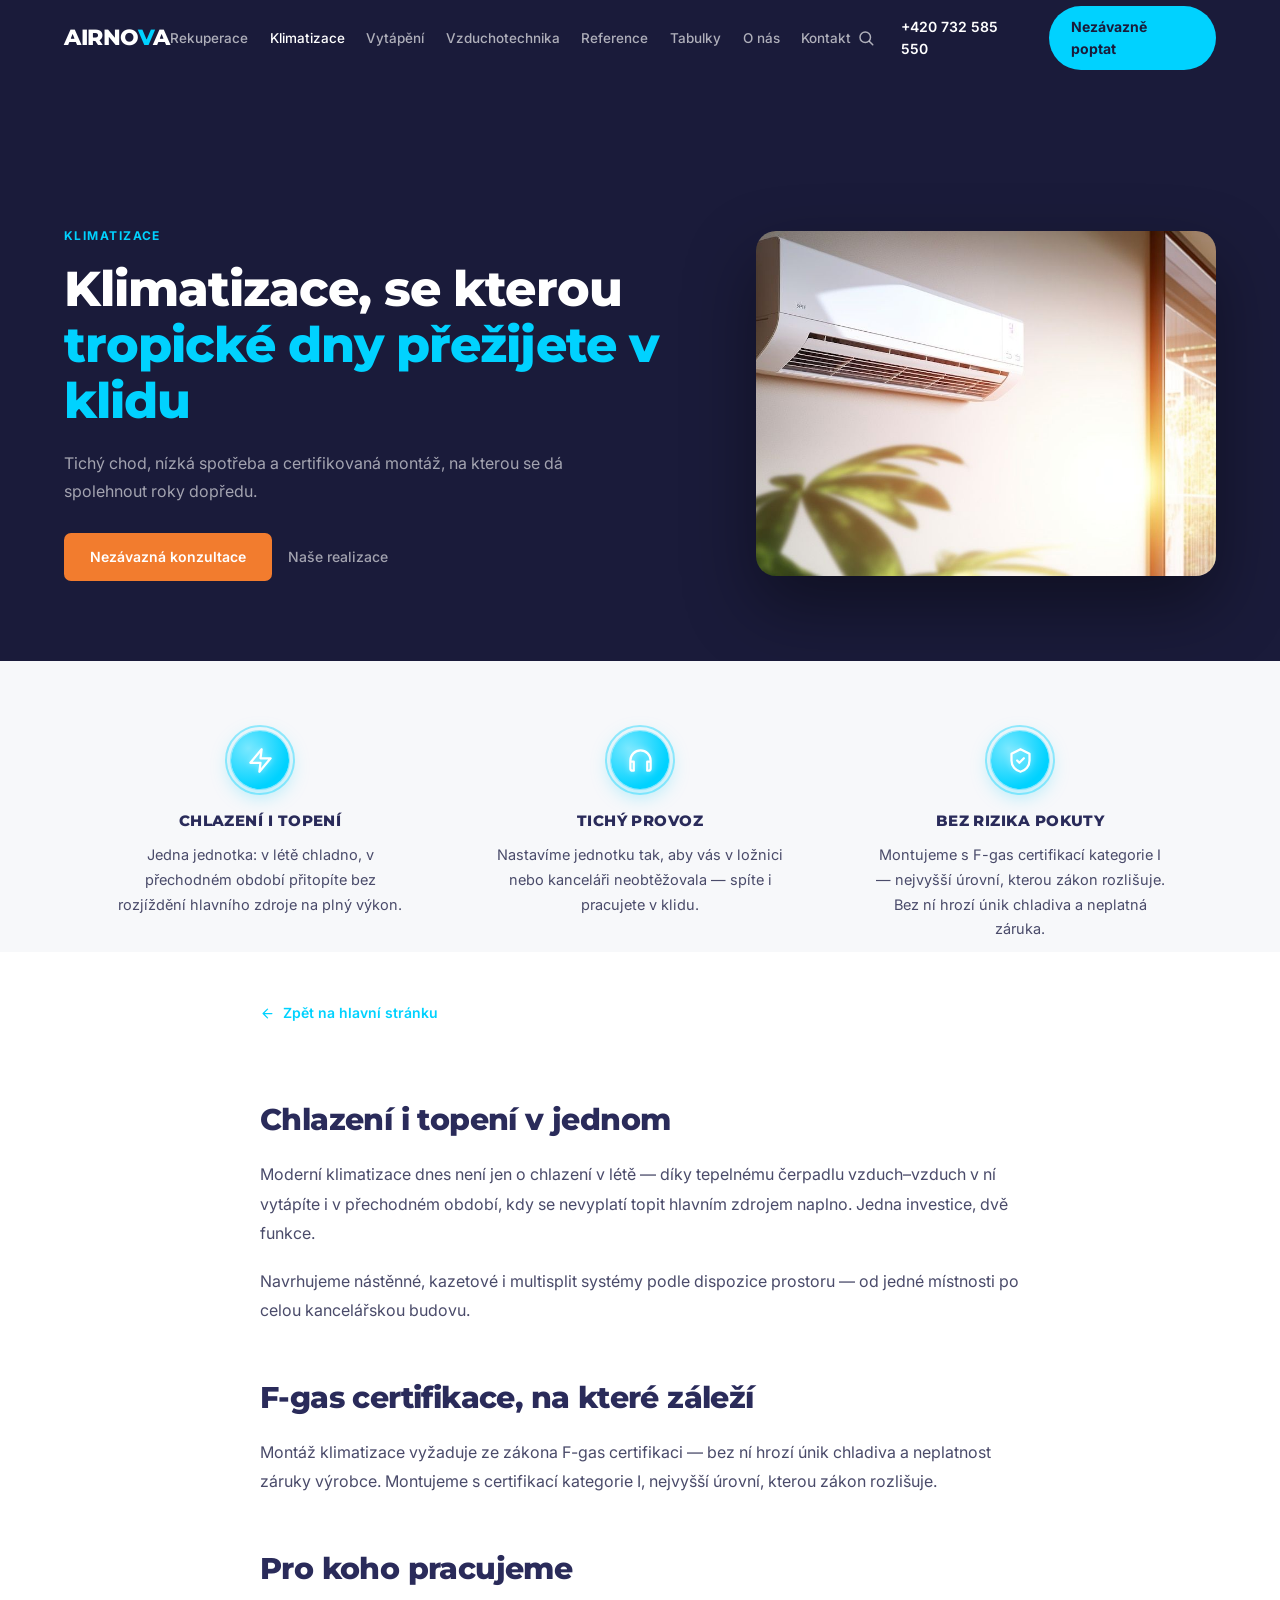
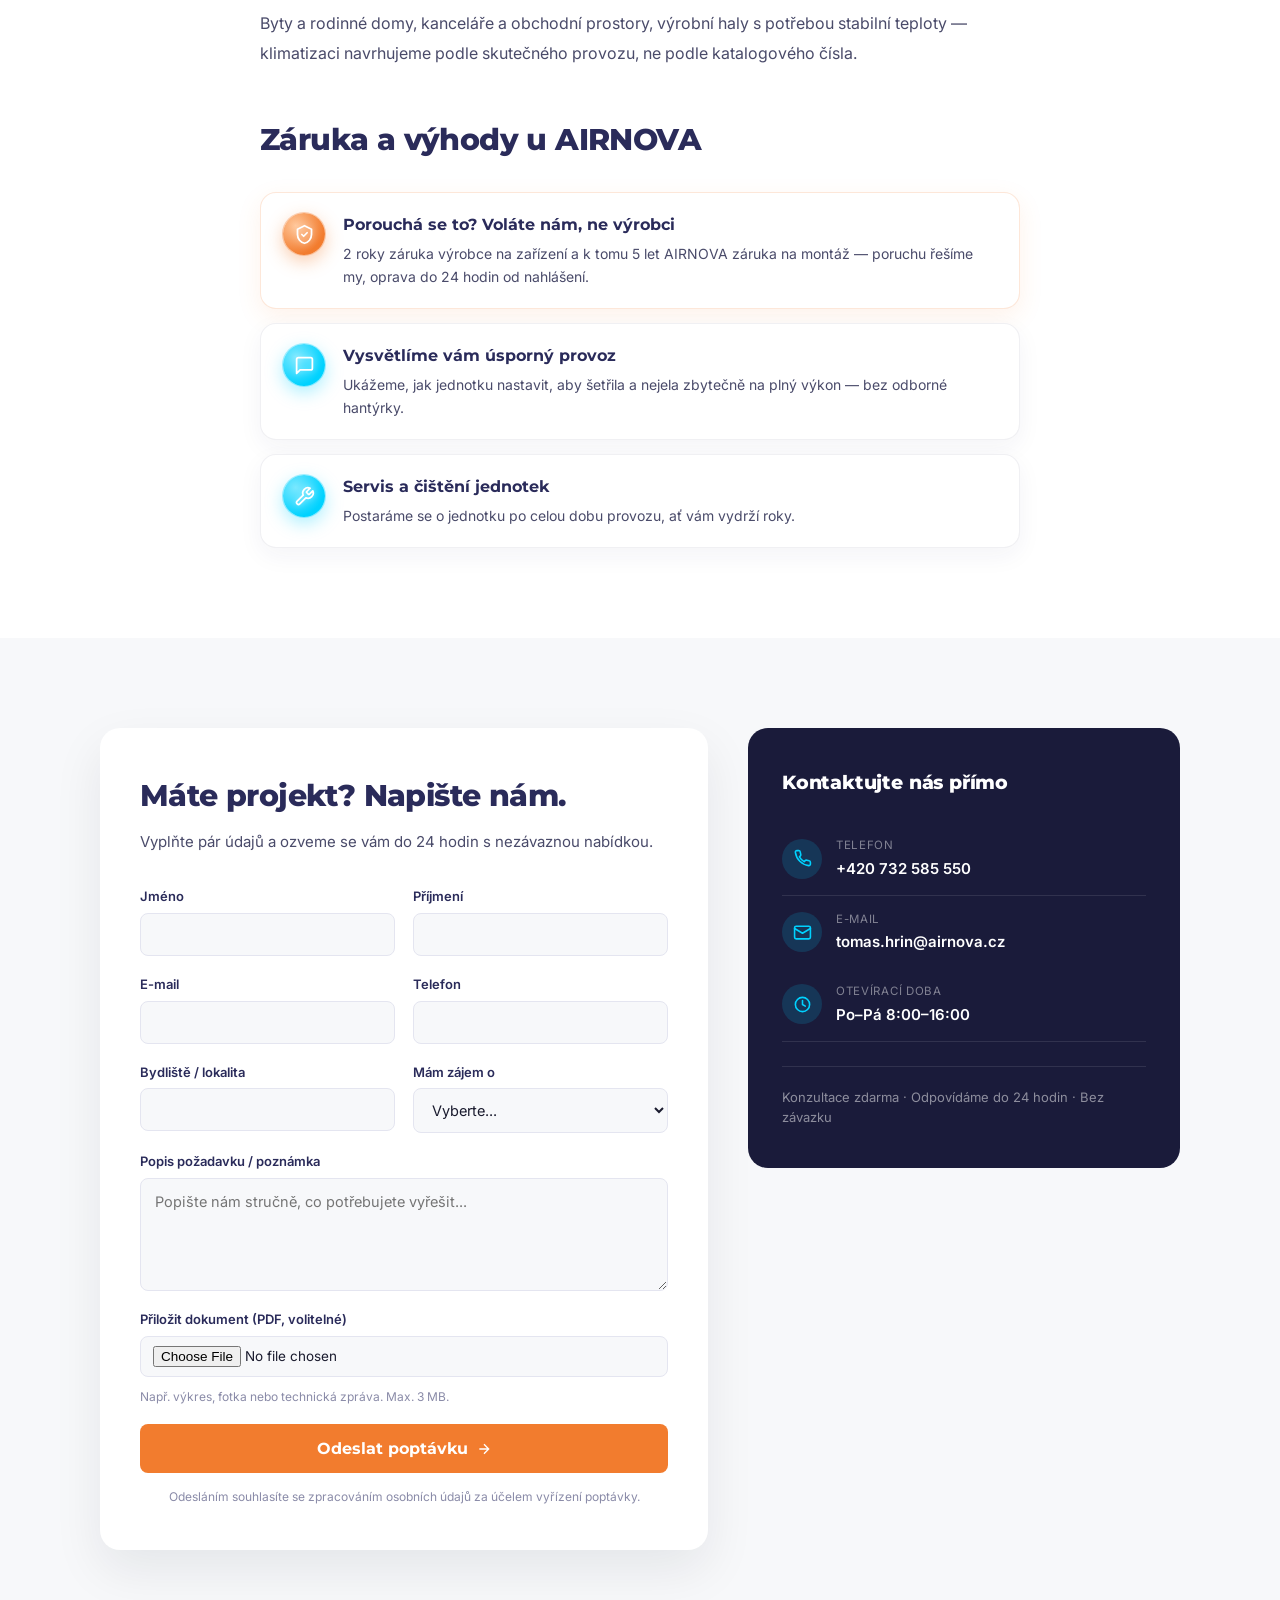
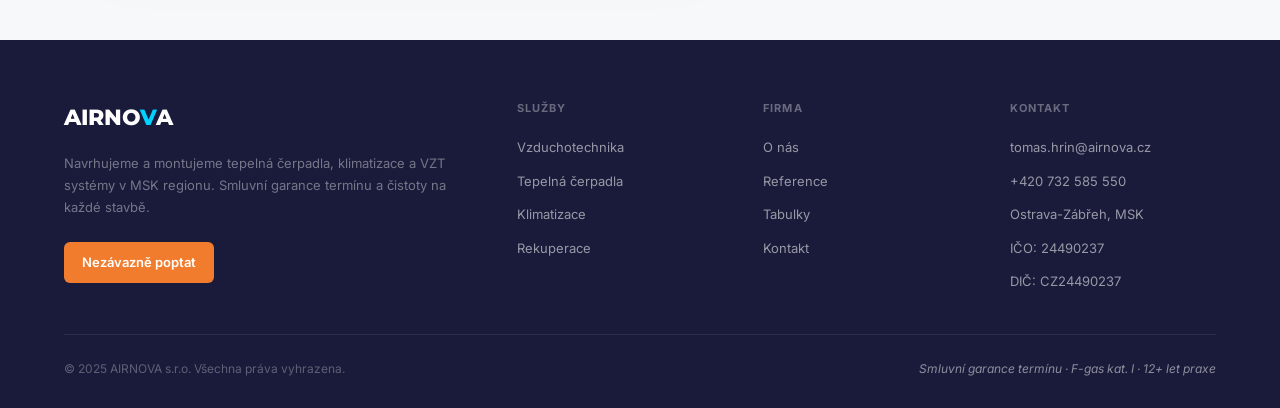
<file: public/klimatizace.html>
<!DOCTYPE html>
<html lang="cs">
<head>
<meta charset="UTF-8">
<meta name="viewport" content="width=device-width, initial-scale=1.0">
<title>Klimatizace Ostrava — montáž, servis, F-gas kat. I | AIRNOVA s.r.o.</title>
<meta name="description" content="Montáž klimatizací v Ostravě a MSK s F-gas certifikací kategorie I. Chlazení i topení v jednom systému. Servis a čištění jednotek.">
<link rel="canonical" href="https://www.airnova.cz/klimatizace.html">
<meta property="og:type" content="website">
<meta property="og:title" content="Klimatizace Ostrava — montáž, servis, F-gas kat. I | AIRNOVA s.r.o.">
<meta property="og:description" content="Montáž klimatizací v Ostravě a MSK s F-gas certifikací kategorie I. Chlazení i topení v jednom systému. Servis a čištění jednotek.">
<meta property="og:url" content="https://www.airnova.cz/klimatizace.html">
<meta property="og:locale" content="cs_CZ">
<meta property="og:site_name" content="AIRNOVA s.r.o.">
<meta property="og:image" content="https://www.airnova.cz/images/klimatizace-web.jpg">
<meta name="twitter:card" content="summary_large_image">
<meta name="twitter:title" content="Klimatizace Ostrava — montáž, servis, F-gas kat. I | AIRNOVA s.r.o.">
<meta name="twitter:description" content="Montáž klimatizací v Ostravě a MSK s F-gas certifikací kategorie I. Chlazení i topení v jednom systému. Servis a čištění jednotek.">
<meta name="twitter:image" content="https://www.airnova.cz/images/klimatizace-web.jpg">
<script type="application/ld+json">
{
  "@context": "https://schema.org",
  "@type": "Service",
  "serviceType": "Montáž klimatizace",
  "provider": {"@type": "LocalBusiness", "name": "AIRNOVA s.r.o.", "telephone": "+420732585550", "email": "tomas.hrin@airnova.cz", "address": {"@type": "PostalAddress", "addressLocality": "Ostrava", "addressRegion": "Moravskoslezský kraj", "addressCountry": "CZ"}},
  "areaServed": {"@type": "State", "name": "Moravskoslezský kraj"},
  "description": "Montáž a servis klimatizačních jednotek s F-gas certifikací v Ostravě a Moravskoslezském kraji."
}
</script>
<link rel="preconnect" href="https://fonts.googleapis.com">
<link rel="preconnect" href="https://fonts.gstatic.com" crossorigin>
<link href="https://fonts.googleapis.com/css2?family=Montserrat:wght@600;700;800&family=Inter:wght@400;500;600&display=swap" rel="stylesheet">
<link rel="stylesheet" href="css/site.css">
</head>
<body>
<!-- MOBILE PROMO BAR -->
<div class="nav-promo-bar">
  <a href="#kontakt">Nezávazně poptat cenu <svg viewBox="0 0 24 24" fill="none" stroke="currentColor" stroke-width="2.2" stroke-linecap="round" stroke-linejoin="round"><path d="M5 12h14M12 5l7 7-7 7"/></svg></a>
</div>

<!-- NAV -->
<nav>
  <a class="nav-logo" href="index.html">AIRNO<span class="logo-v">V</span>A</a>
  <ul class="nav-links">
    <li><a href="rekuperace.html">Rekuperace</a></li>
    <li><a href="klimatizace.html" class="active">Klimatizace</a></li>
    <li><a href="vytapeni.html">Vytápění</a></li>
    <li><a href="vzduchotechnika.html">Vzduchotechnika</a></li>
    <li><a href="index.html#reference">Reference</a></li>
    <li><a href="kalkulatory/index.html">Tabulky</a></li>
    <li><a href="o-nas.html">O nás</a></li>
    <li><a href="#kontakt">Kontakt</a></li>
  </ul>
  <div class="nav-right">
    <div class="nav-search-wrap">
      <button class="nav-search-btn" id="searchBtn" aria-label="Vyhledávání">
        <svg viewBox="0 0 24 24" fill="none" stroke="currentColor" stroke-width="2" stroke-linecap="round"><circle cx="11" cy="11" r="7"/><path d="M21 21l-4.35-4.35"/></svg>
      </button>
      <div class="search-dropdown" id="searchDropdown">
        <a href="index.html#sluzby"><svg viewBox="0 0 24 24" fill="none" stroke-width="1.8" stroke-linecap="round" stroke-linejoin="round"><path d="M9.5 2h5l1 4h-7l1-4zM4 9h16v2H4z"/></svg>Služby</a>
        <a href="index.html#reference"><svg viewBox="0 0 24 24" fill="none" stroke-width="1.8" stroke-linecap="round" stroke-linejoin="round"><rect x="3" y="3" width="7" height="7" rx="1"/><rect x="14" y="3" width="7" height="7" rx="1"/><rect x="3" y="14" width="7" height="7" rx="1"/><rect x="14" y="14" width="7" height="7" rx="1"/></svg>Naše projekty</a>
        <a href="#kontakt"><svg viewBox="0 0 24 24" fill="none" stroke-width="1.8" stroke-linecap="round" stroke-linejoin="round"><path d="M22 16.92V19a2 2 0 01-2.18 2A19.79 19.79 0 013 4.18 2 2 0 015 2h2.09a2 2 0 012 1.72c.127.96.361 1.903.7 2.81a2 2 0 01-.45 2.11L8.09 9.91a16 16 0 006 6l1.27-1.27a2 2 0 012.11-.45c.907.339 1.85.573 2.81.7A2 2 0 0122 16.92z"/></svg>Kontakt</a>
      </div>
    </div>
    <a class="nav-tel" href="tel:+420732585550">+420 732 585 550</a>
    <a class="nav-cta" href="#kontakt">Nezávazně poptat</a>
  </div>
  <button class="nav-toggle" aria-label="Menu"><span></span><span></span><span></span></button>
</nav>

<!-- MOBILE MENU -->
<div class="mobile-menu" id="mobileMenu">
  <ul class="mobile-menu-links">
    <li><a href="rekuperace.html">Rekuperace</a></li>
    <li><a href="klimatizace.html" class="active">Klimatizace</a></li>
    <li><a href="vytapeni.html">Vytápění</a></li>
    <li><a href="vzduchotechnika.html">Vzduchotechnika</a></li>
    <li><a href="index.html#reference">Reference</a></li>
    <li><a href="kalkulatory/index.html">Tabulky</a></li>
    <li><a href="o-nas.html">O nás</a></li>
    <li><a href="#kontakt">Kontakt</a></li>
  </ul>
  <div class="mobile-menu-footer">
    <a class="mobile-menu-tel" href="tel:+420732585550">+420 732 585 550</a>
    <a class="mobile-menu-cta" href="#kontakt">Nezávazně poptat</a>
  </div>
</div>

<section class="service-hero">
  <div class="service-hero-inner">
    <div class="reveal-left">
      <div class="service-hero-eyebrow">Klimatizace</div>
      <h1>Klimatizace, se kterou <em>tropické dny přežijete v klidu</em></h1>
      <p>Tichý chod, nízká spotřeba a certifikovaná montáž, na kterou se dá spolehnout roky dopředu.</p>
      <div class="hero-btns">
        <a class="btn-primary" href="#kontakt">Nezávazná konzultace</a>
        <a class="btn-outline" href="index.html#reference">Naše realizace</a>
      </div>
    </div>
    <div class="service-hero-photo reveal-zoom">
      <img src="images/klimatizace-web.jpg" alt="Klimatizace AIRNOVA — nástěnná jednotka" fetchpriority="high">
    </div>
  </div>
</section>

<section class="svc-why">
  <div class="svc-why-inner">
    <div class="svc-why-grid">
      <div class="svc-why-card reveal-zoom">
        <div class="svc-why-icon"><svg viewBox="0 0 24 24" fill="none" stroke="currentColor" stroke-width="2" stroke-linecap="round" stroke-linejoin="round"><path d="M13 2L3 14h9l-1 8 10-12h-9l1-8z"/></svg></div>
        <h3>Chlazení i topení</h3>
        <p>Jedna jednotka: v létě chladno, v přechodném období přitopíte bez rozjíždění hlavního zdroje na plný výkon.</p>
      </div>
      <div class="svc-why-card reveal-zoom">
        <div class="svc-why-icon"><svg viewBox="0 0 24 24" fill="none" stroke="currentColor" stroke-width="2" stroke-linecap="round" stroke-linejoin="round"><path d="M3 18v-6a9 9 0 0118 0v6M21 19a2 2 0 01-2 2h-1v-8h3zM3 19a2 2 0 002 2h1v-8H3z"/></svg></div>
        <h3>Tichý provoz</h3>
        <p>Nastavíme jednotku tak, aby vás v ložnici nebo kanceláři neobtěžovala — spíte i pracujete v klidu.</p>
      </div>
      <div class="svc-why-card reveal-zoom">
        <div class="svc-why-icon"><svg viewBox="0 0 24 24" fill="none" stroke="currentColor" stroke-width="2" stroke-linecap="round" stroke-linejoin="round"><path d="M12 2l8 4v6c0 5-3.5 9-8 10-4.5-1-8-5-8-10V6l8-4z"/><path d="M9 12l2 2 4-4"/></svg></div>
        <h3>Bez rizika pokuty</h3>
        <p>Montujeme s F-gas certifikací kategorie I — nejvyšší úrovní, kterou zákon rozlišuje. Bez ní hrozí únik chladiva a neplatná záruka.</p>
      </div>
    </div>
  </div>
</section>

<section class="service-body">
  <div class="service-body-inner">
    <a class="service-back-link" href="index.html"><svg viewBox="0 0 24 24" fill="none" stroke="currentColor" stroke-width="2" stroke-linecap="round" stroke-linejoin="round"><path d="M19 12H5M12 19l-7-7 7-7"/></svg>Zpět na hlavní stránku</a>
    <h2>Chlazení i topení v jednom</h2>
    <p>Moderní klimatizace dnes není jen o chlazení v létě — díky tepelnému čerpadlu vzduch–vzduch v ní vytápíte i v přechodném období, kdy se nevyplatí topit hlavním zdrojem naplno. Jedna investice, dvě funkce.</p>
    <p>Navrhujeme nástěnné, kazetové i multisplit systémy podle dispozice prostoru — od jedné místnosti po celou kancelářskou budovu.</p>
    <h2>F-gas certifikace, na které záleží</h2>
    <p>Montáž klimatizace vyžaduje ze zákona F-gas certifikaci — bez ní hrozí únik chladiva a neplatnost záruky výrobce. Montujeme s certifikací kategorie I, nejvyšší úrovní, kterou zákon rozlišuje.</p>
    <h2>Pro koho pracujeme</h2>
    <p>Byty a rodinné domy, kanceláře a obchodní prostory, výrobní haly s potřebou stabilní teploty — klimatizaci navrhujeme podle skutečného provozu, ne podle katalogového čísla.</p>
    <h2>Záruka a výhody u AIRNOVA</h2>
    <div class="svc-guarantee">
      <div class="svc-guarantee-item is-highlight reveal-left">
        <span class="svc-guarantee-badge"><svg viewBox="0 0 24 24" fill="none" stroke="currentColor" stroke-width="2" stroke-linecap="round" stroke-linejoin="round"><path d="M12 2l8 4v6c0 5-3.5 9-8 10-4.5-1-8-5-8-10V6l8-4z"/><path d="M9 12l2 2 4-4"/></svg></span>
        <div><h4>Porouchá se to? Voláte nám, ne výrobci</h4><p>2 roky záruka výrobce na zařízení a k tomu 5 let AIRNOVA záruka na montáž — poruchu řešíme my, oprava do 24 hodin od nahlášení.</p></div>
      </div>
      <div class="svc-guarantee-item reveal-left">
        <span class="svc-guarantee-badge"><svg viewBox="0 0 24 24" fill="none" stroke="currentColor" stroke-width="2" stroke-linecap="round" stroke-linejoin="round"><path d="M21 15a2 2 0 01-2 2H7l-4 4V5a2 2 0 012-2h14a2 2 0 012 2z"/></svg></span>
        <div><h4>Vysvětlíme vám úsporný provoz</h4><p>Ukážeme, jak jednotku nastavit, aby šetřila a nejela zbytečně na plný výkon — bez odborné hantýrky.</p></div>
      </div>
      <div class="svc-guarantee-item reveal-left">
        <span class="svc-guarantee-badge"><svg viewBox="0 0 24 24" fill="none" stroke="currentColor" stroke-width="2" stroke-linecap="round" stroke-linejoin="round"><path d="M14.7 6.3a1 1 0 000 1.4l1.6 1.6a1 1 0 001.4 0l3.77-3.77a6 6 0 01-7.94 7.94l-6.91 6.91a2.12 2.12 0 01-3-3l6.91-6.91a6 6 0 017.94-7.94l-3.76 3.76z"/></svg></span>
        <div><h4>Servis a čištění jednotek</h4><p>Postaráme se o jednotku po celou dobu provozu, ať vám vydrží roky.</p></div>
      </div>
    </div>
  </div>
</section>

<!-- CTA STRIP -->
<section class="lead-form-section" id="kontakt">
  <div class="lead-form-inner">
    <div class="lead-form-card">
      <h2 class="reveal-left">Máte projekt? Napište nám.</h2>
      <p class="lead-form-sub">Vyplňte pár údajů a ozveme se vám do 24 hodin s nezávaznou nabídkou.</p>
      <form id="leadForm" novalidate>
        <div class="lead-form-row">
          <div class="lead-form-field">
            <label for="lfJmeno">Jméno</label>
            <input type="text" id="lfJmeno" name="jmeno" required autocomplete="given-name">
          </div>
          <div class="lead-form-field">
            <label for="lfPrijmeni">Příjmení</label>
            <input type="text" id="lfPrijmeni" name="prijmeni" required autocomplete="family-name">
          </div>
        </div>
        <div class="lead-form-row">
          <div class="lead-form-field">
            <label for="lfEmail">E-mail</label>
            <input type="email" id="lfEmail" name="email" required autocomplete="email">
          </div>
          <div class="lead-form-field">
            <label for="lfTelefon">Telefon</label>
            <input type="tel" id="lfTelefon" name="telefon" required autocomplete="tel">
          </div>
        </div>
        <div class="lead-form-row">
          <div class="lead-form-field">
            <label for="lfBydliste">Bydliště / lokalita</label>
            <input type="text" id="lfBydliste" name="bydliste" required autocomplete="address-level2">
          </div>
          <div class="lead-form-field">
            <label for="lfTyp">Mám zájem o</label>
            <select id="lfTyp" name="typ" required>
              <option value="" disabled selected>Vyberte...</option>
              <option>Rekuperace</option>
              <option>Klimatizace</option>
              <option>Vytápění</option>
              <option>Vzduchotechnika</option>
              <option>Servis a údržba</option>
              <option>Jiné</option>
            </select>
          </div>
        </div>
        <div class="lead-form-field lead-form-field-standalone">
          <label for="lfPoznamka">Popis požadavku / poznámka</label>
          <textarea id="lfPoznamka" name="poznamka" rows="4" placeholder="Popište nám stručně, co potřebujete vyřešit..."></textarea>
        </div>
        <div class="lead-form-field lead-form-field-standalone">
          <label for="lfSoubor">Přiložit dokument (PDF, volitelné)</label>
          <input type="file" id="lfSoubor" name="soubor" accept=".pdf,.doc,.docx,.jpg,.jpeg,.png">
          <span class="lead-form-file-hint">Např. výkres, fotka nebo technická zpráva. Max. 3&nbsp;MB.</span>
        </div>
        <button type="submit" class="lead-form-submit" id="leadFormSubmit">Odeslat poptávku <svg viewBox="0 0 24 24" fill="none" stroke="currentColor" stroke-width="2"><path d="M5 12h14M12 5l7 7-7 7"/></svg></button>
        <p class="lead-form-disclaimer">Odesláním souhlasíte se zpracováním osobních údajů za účelem vyřízení poptávky.</p>
      </form>
      <div class="lead-form-success" id="leadFormSuccess">
        <div class="success-icon"><svg viewBox="0 0 24 24" fill="none" stroke="currentColor" stroke-width="2.5" stroke-linecap="round" stroke-linejoin="round"><path d="M20 6L9 17l-5-5"/></svg></div>
        <h3>Děkujeme za poptávku!</h3>
        <p>Ozveme se vám do 24 hodin.</p>
      </div>
      <p class="lead-form-error" id="leadFormError" hidden>Něco se nepovedlo. Zkuste to prosím znovu, nebo nám zavolejte na <a href="tel:+420732585550">732 585 550</a>.</p>
    </div>

    <div class="lead-contact-card">
      <h3>Kontaktujte nás přímo</h3>
      <a class="lead-contact-item" href="tel:+420732585550">
        <span class="lead-contact-icon"><svg viewBox="0 0 24 24" fill="none" stroke="currentColor" stroke-width="2" stroke-linecap="round" stroke-linejoin="round"><path d="M22 16.92V19a2 2 0 01-2.18 2A19.79 19.79 0 013 4.18 2 2 0 015 2h2.09a2 2 0 012 1.72c.127.96.361 1.903.7 2.81a2 2 0 01-.45 2.11L8.09 9.91a16 16 0 006 6l1.27-1.27a2 2 0 012.11-.45c.907.339 1.85.573 2.81.7A2 2 0 0122 16.92z"/></svg></span>
        <span class="lead-contact-text"><span class="lead-contact-label">Telefon</span><span class="lead-contact-value">+420 732 585 550</span></span>
      </a>
      <a class="lead-contact-item" href="mailto:tomas.hrin@airnova.cz">
        <span class="lead-contact-icon"><svg viewBox="0 0 24 24" fill="none" stroke="currentColor" stroke-width="2" stroke-linecap="round" stroke-linejoin="round"><rect x="2" y="4" width="20" height="16" rx="2"/><path d="M2 7l10 6 10-6"/></svg></span>
        <span class="lead-contact-text"><span class="lead-contact-label">E-mail</span><span class="lead-contact-value">tomas.hrin@airnova.cz</span></span>
      </a>
      <div class="lead-contact-item">
        <span class="lead-contact-icon"><svg viewBox="0 0 24 24" fill="none" stroke="currentColor" stroke-width="2" stroke-linecap="round" stroke-linejoin="round"><circle cx="12" cy="12" r="9"/><path d="M12 7v5l3.5 2"/></svg></span>
        <span class="lead-contact-text"><span class="lead-contact-label">Otevírací doba</span><span class="lead-contact-value">Po–Pá 8:00–16:00</span></span>
      </div>
      <div class="lead-contact-note">Konzultace zdarma · Odpovídáme do 24 hodin · Bez závazku</div>
    </div>
  </div>
</section>

<!-- FOOTER -->
<footer>
  <div class="footer-grid">
    <div>
      <div class="footer-logo">AIRNO<span>V</span>A</div>
      <p class="footer-desc">Navrhujeme a montujeme tepelná čerpadla, klimatizace a VZT systémy v MSK regionu. Smluvní garance termínu a čistoty na každé stavbě.</p>
      <a class="footer-cta-small" href="#kontakt">Nezávazně poptat</a>
    </div>
    <div class="footer-col">
      <h5>Služby</h5>
      <ul>
        <li><a href="vzduchotechnika.html">Vzduchotechnika</a></li>
        <li><a href="vytapeni.html">Tepelná čerpadla</a></li>
        <li><a href="klimatizace.html">Klimatizace</a></li>
        <li><a href="rekuperace.html">Rekuperace</a></li>
      </ul>
    </div>
    <div class="footer-col">
      <h5>Firma</h5>
      <ul>
        <li><a href="o-nas.html">O nás</a></li>
        <li><a href="index.html#reference">Reference</a></li>
        <li><a href="kalkulatory/index.html">Tabulky</a></li>
        <li><a href="#kontakt">Kontakt</a></li>
      </ul>
    </div>
    <div class="footer-col">
      <h5>Kontakt</h5>
      <ul>
        <li><a href="mailto:tomas.hrin@airnova.cz">tomas.hrin@airnova.cz</a></li>
        <li><a href="tel:+420732585550">+420 732 585 550</a></li>
        <li><span>Ostrava-Zábřeh, MSK</span></li>
        <li><span>IČO: 24490237</span></li>
        <li><span>DIČ: CZ24490237</span></li>
      </ul>
    </div>
  </div>
  <div class="footer-bottom">
    <p>© 2025 AIRNOVA s.r.o. Všechna práva vyhrazena.</p>
    <span class="footer-value">Smluvní garance termínu · F-gas kat. I · 12+ let praxe</span>
  </div>
</footer>

<script src="js/site.js"></script>
</body>
</html>
</file>
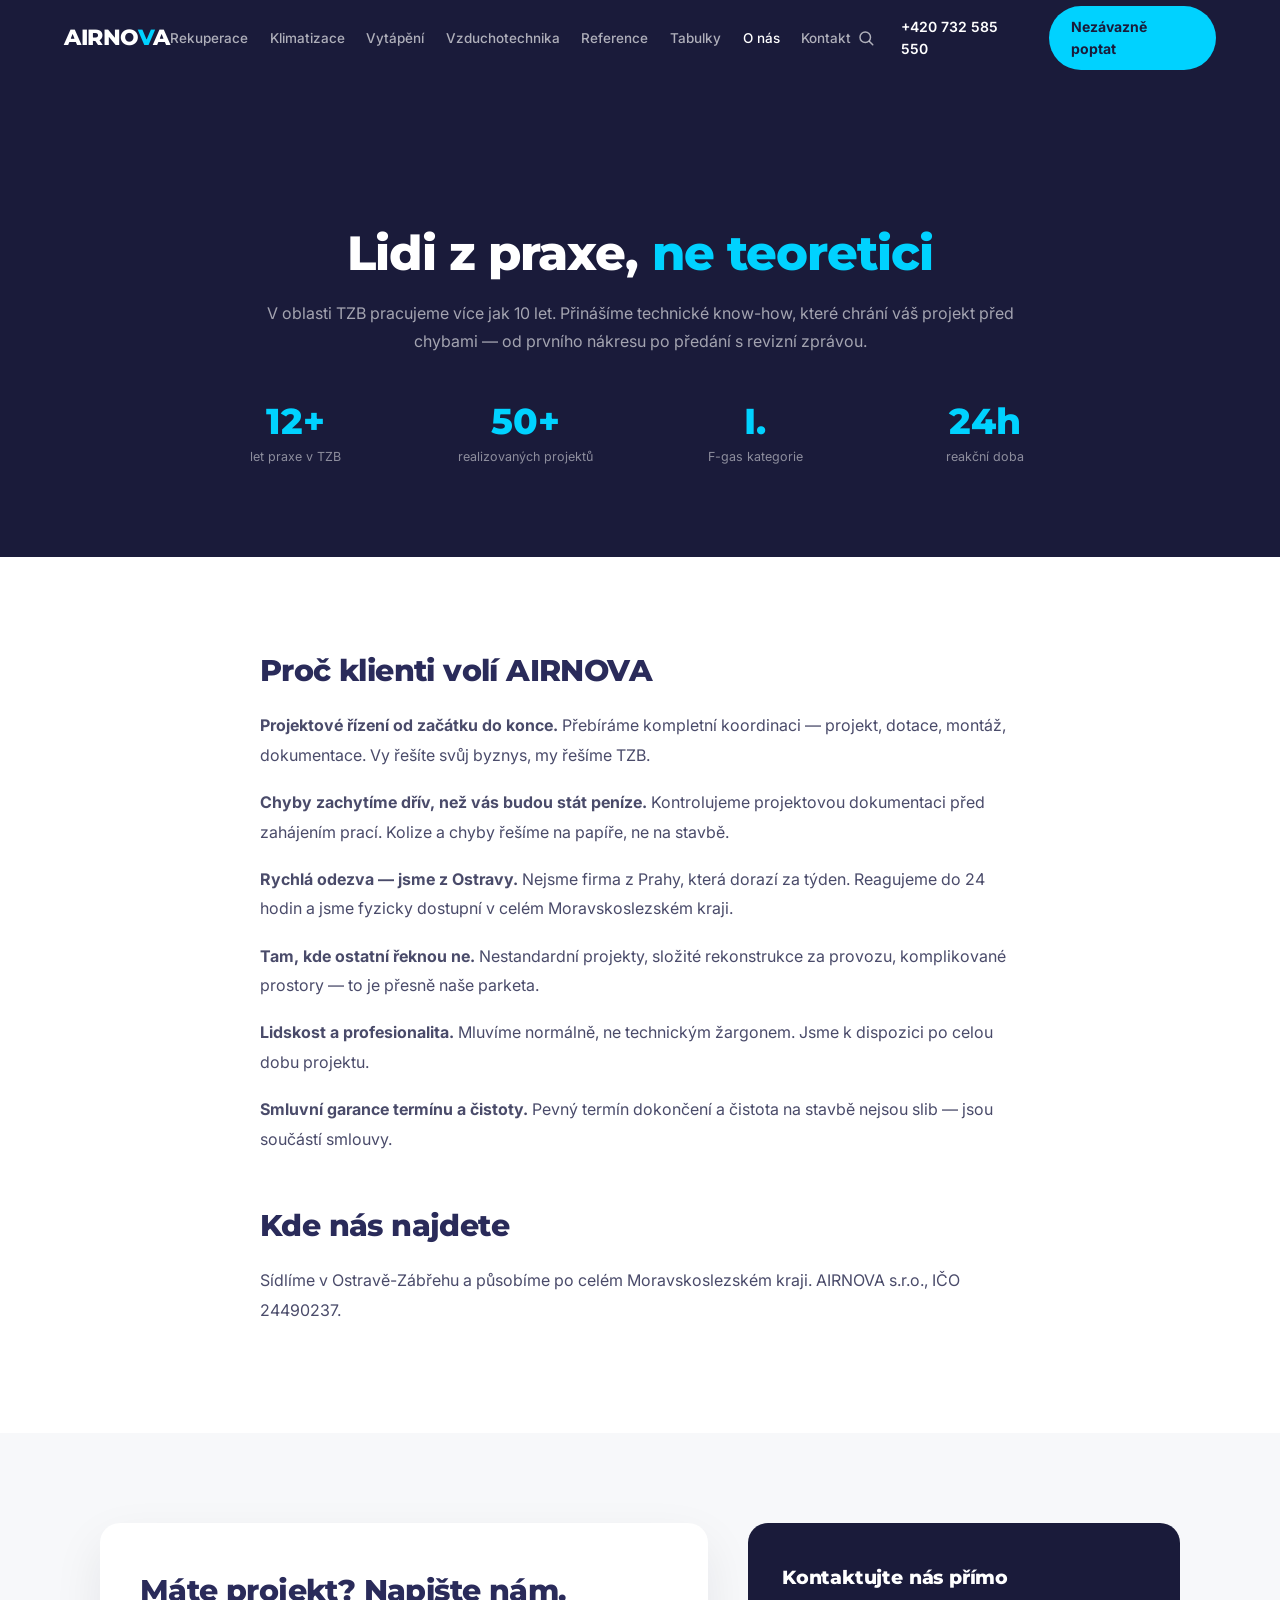
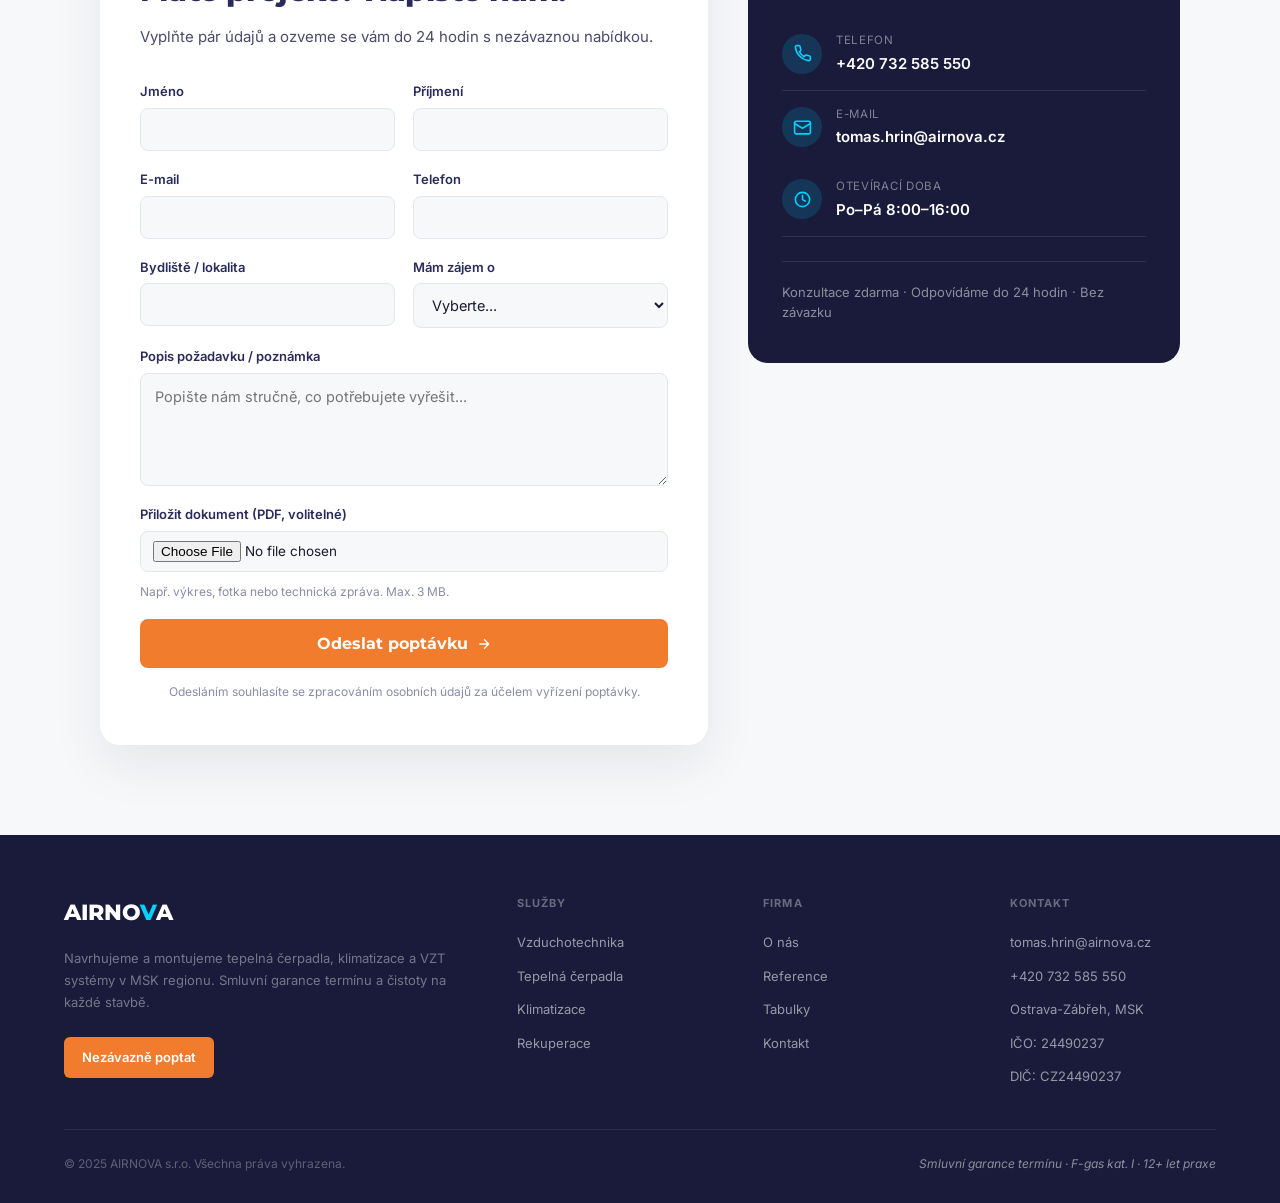
<file: public/o-nas.html>
<!DOCTYPE html>
<html lang="cs">
<head>
<meta charset="UTF-8">
<meta name="viewport" content="width=device-width, initial-scale=1.0">
<title>O nás — AIRNOVA s.r.o. | TZB Ostrava</title>
<meta name="description" content="AIRNOVA s.r.o. — 12+ let praxe v oblasti TZB. Vzduchotechnika, tepelná čerpadla, klimatizace a zdravotechnika v Ostravě a MSK.">
<link rel="canonical" href="https://www.airnova.cz/o-nas.html">
<meta property="og:type" content="website">
<meta property="og:title" content="O nás — AIRNOVA s.r.o. | TZB Ostrava">
<meta property="og:description" content="AIRNOVA s.r.o. — 12+ let praxe v oblasti TZB. Vzduchotechnika, tepelná čerpadla, klimatizace a zdravotechnika v Ostravě a MSK.">
<meta property="og:url" content="https://www.airnova.cz/o-nas.html">
<meta property="og:locale" content="cs_CZ">
<meta property="og:site_name" content="AIRNOVA s.r.o.">
<meta property="og:image" content="https://www.airnova.cz/images/vzt-hyperbara.jpg">
<meta name="twitter:card" content="summary_large_image">
<meta name="twitter:title" content="O nás — AIRNOVA s.r.o. | TZB Ostrava">
<meta name="twitter:description" content="AIRNOVA s.r.o. — 12+ let praxe v oblasti TZB. Vzduchotechnika, tepelná čerpadla, klimatizace a zdravotechnika v Ostravě a MSK.">
<meta name="twitter:image" content="https://www.airnova.cz/images/vzt-hyperbara.jpg">
<link rel="preconnect" href="https://fonts.googleapis.com">
<link rel="preconnect" href="https://fonts.gstatic.com" crossorigin>
<link href="https://fonts.googleapis.com/css2?family=Montserrat:wght@600;700;800&family=Inter:wght@400;500;600&display=swap" rel="stylesheet">
<link rel="stylesheet" href="css/site.css">
</head>
<body>
<!-- MOBILE PROMO BAR -->
<div class="nav-promo-bar">
  <a href="#kontakt">Nezávazně poptat cenu <svg viewBox="0 0 24 24" fill="none" stroke="currentColor" stroke-width="2.2" stroke-linecap="round" stroke-linejoin="round"><path d="M5 12h14M12 5l7 7-7 7"/></svg></a>
</div>

<!-- NAV -->
<nav>
  <a class="nav-logo" href="index.html">AIRNO<span class="logo-v">V</span>A</a>
  <ul class="nav-links">
    <li><a href="rekuperace.html">Rekuperace</a></li>
    <li><a href="klimatizace.html">Klimatizace</a></li>
    <li><a href="vytapeni.html">Vytápění</a></li>
    <li><a href="vzduchotechnika.html">Vzduchotechnika</a></li>
    <li><a href="index.html#reference">Reference</a></li>
    <li><a href="kalkulatory/index.html">Tabulky</a></li>
    <li><a href="o-nas.html" class="active">O nás</a></li>
    <li><a href="#kontakt">Kontakt</a></li>
  </ul>
  <div class="nav-right">
    <div class="nav-search-wrap">
      <button class="nav-search-btn" id="searchBtn" aria-label="Vyhledávání">
        <svg viewBox="0 0 24 24" fill="none" stroke="currentColor" stroke-width="2" stroke-linecap="round"><circle cx="11" cy="11" r="7"/><path d="M21 21l-4.35-4.35"/></svg>
      </button>
      <div class="search-dropdown" id="searchDropdown">
        <a href="index.html#sluzby"><svg viewBox="0 0 24 24" fill="none" stroke-width="1.8" stroke-linecap="round" stroke-linejoin="round"><path d="M9.5 2h5l1 4h-7l1-4zM4 9h16v2H4z"/></svg>Služby</a>
        <a href="index.html#reference"><svg viewBox="0 0 24 24" fill="none" stroke-width="1.8" stroke-linecap="round" stroke-linejoin="round"><rect x="3" y="3" width="7" height="7" rx="1"/><rect x="14" y="3" width="7" height="7" rx="1"/><rect x="3" y="14" width="7" height="7" rx="1"/><rect x="14" y="14" width="7" height="7" rx="1"/></svg>Naše projekty</a>
        <a href="#kontakt"><svg viewBox="0 0 24 24" fill="none" stroke-width="1.8" stroke-linecap="round" stroke-linejoin="round"><path d="M22 16.92V19a2 2 0 01-2.18 2A19.79 19.79 0 013 4.18 2 2 0 015 2h2.09a2 2 0 012 1.72c.127.96.361 1.903.7 2.81a2 2 0 01-.45 2.11L8.09 9.91a16 16 0 006 6l1.27-1.27a2 2 0 012.11-.45c.907.339 1.85.573 2.81.7A2 2 0 0122 16.92z"/></svg>Kontakt</a>
      </div>
    </div>
    <a class="nav-tel" href="tel:+420732585550">+420 732 585 550</a>
    <a class="nav-cta" href="#kontakt">Nezávazně poptat</a>
  </div>
  <button class="nav-toggle" aria-label="Menu"><span></span><span></span><span></span></button>
</nav>

<!-- MOBILE MENU -->
<div class="mobile-menu" id="mobileMenu">
  <ul class="mobile-menu-links">
    <li><a href="rekuperace.html">Rekuperace</a></li>
    <li><a href="klimatizace.html">Klimatizace</a></li>
    <li><a href="vytapeni.html">Vytápění</a></li>
    <li><a href="vzduchotechnika.html">Vzduchotechnika</a></li>
    <li><a href="index.html#reference">Reference</a></li>
    <li><a href="kalkulatory/index.html">Tabulky</a></li>
    <li><a href="o-nas.html" class="active">O nás</a></li>
    <li><a href="#kontakt">Kontakt</a></li>
  </ul>
  <div class="mobile-menu-footer">
    <a class="mobile-menu-tel" href="tel:+420732585550">+420 732 585 550</a>
    <a class="mobile-menu-cta" href="#kontakt">Nezávazně poptat</a>
  </div>
</div>

<section class="about-hero">
  <div class="about-hero-inner reveal-left">
    <h1>Lidi z praxe, <em>ne teoretici</em></h1>
    <p>V oblasti TZB pracujeme více jak 10 let. Přinášíme technické know-how, které chrání váš projekt před chybami — od prvního nákresu po předání s revizní zprávou.</p>
  </div>
  <div class="about-stats">
    <div><div class="about-stat-num">12+</div><div class="about-stat-label">let praxe v TZB</div></div>
    <div><div class="about-stat-num">50+</div><div class="about-stat-label">realizovaných projektů</div></div>
    <div><div class="about-stat-num">I.</div><div class="about-stat-label">F-gas kategorie</div></div>
    <div><div class="about-stat-num">24h</div><div class="about-stat-label">reakční doba</div></div>
  </div>
</section>

<section class="service-body">
  <div class="service-body-inner">
    <h2>Proč klienti volí AIRNOVA</h2>
    <p><strong>Projektové řízení od začátku do konce.</strong> Přebíráme kompletní koordinaci — projekt, dotace, montáž, dokumentace. Vy řešíte svůj byznys, my řešíme TZB.</p>
    <p><strong>Chyby zachytíme dřív, než vás budou stát peníze.</strong> Kontrolujeme projektovou dokumentaci před zahájením prací. Kolize a chyby řešíme na papíře, ne na stavbě.</p>
    <p><strong>Rychlá odezva — jsme z Ostravy.</strong> Nejsme firma z Prahy, která dorazí za týden. Reagujeme do 24 hodin a jsme fyzicky dostupní v celém Moravskoslezském kraji.</p>
    <p><strong>Tam, kde ostatní řeknou ne.</strong> Nestandardní projekty, složité rekonstrukce za provozu, komplikované prostory — to je přesně naše parketa.</p>
    <p><strong>Lidskost a profesionalita.</strong> Mluvíme normálně, ne technickým žargonem. Jsme k dispozici po celou dobu projektu.</p>
    <p><strong>Smluvní garance termínu a čistoty.</strong> Pevný termín dokončení a čistota na stavbě nejsou slib — jsou součástí smlouvy.</p>
    <h2>Kde nás najdete</h2>
    <p>Sídlíme v Ostravě-Zábřehu a působíme po celém Moravskoslezském kraji. AIRNOVA s.r.o., IČO 24490237.</p>
  </div>
</section>

<!-- CTA STRIP -->
<section class="lead-form-section" id="kontakt">
  <div class="lead-form-inner">
    <div class="lead-form-card">
      <h2 class="reveal-left">Máte projekt? Napište nám.</h2>
      <p class="lead-form-sub">Vyplňte pár údajů a ozveme se vám do 24 hodin s nezávaznou nabídkou.</p>
      <form id="leadForm" novalidate>
        <div class="lead-form-row">
          <div class="lead-form-field">
            <label for="lfJmeno">Jméno</label>
            <input type="text" id="lfJmeno" name="jmeno" required autocomplete="given-name">
          </div>
          <div class="lead-form-field">
            <label for="lfPrijmeni">Příjmení</label>
            <input type="text" id="lfPrijmeni" name="prijmeni" required autocomplete="family-name">
          </div>
        </div>
        <div class="lead-form-row">
          <div class="lead-form-field">
            <label for="lfEmail">E-mail</label>
            <input type="email" id="lfEmail" name="email" required autocomplete="email">
          </div>
          <div class="lead-form-field">
            <label for="lfTelefon">Telefon</label>
            <input type="tel" id="lfTelefon" name="telefon" required autocomplete="tel">
          </div>
        </div>
        <div class="lead-form-row">
          <div class="lead-form-field">
            <label for="lfBydliste">Bydliště / lokalita</label>
            <input type="text" id="lfBydliste" name="bydliste" required autocomplete="address-level2">
          </div>
          <div class="lead-form-field">
            <label for="lfTyp">Mám zájem o</label>
            <select id="lfTyp" name="typ" required>
              <option value="" disabled selected>Vyberte...</option>
              <option>Rekuperace</option>
              <option>Klimatizace</option>
              <option>Vytápění</option>
              <option>Vzduchotechnika</option>
              <option>Servis a údržba</option>
              <option>Jiné</option>
            </select>
          </div>
        </div>
        <div class="lead-form-field lead-form-field-standalone">
          <label for="lfPoznamka">Popis požadavku / poznámka</label>
          <textarea id="lfPoznamka" name="poznamka" rows="4" placeholder="Popište nám stručně, co potřebujete vyřešit..."></textarea>
        </div>
        <div class="lead-form-field lead-form-field-standalone">
          <label for="lfSoubor">Přiložit dokument (PDF, volitelné)</label>
          <input type="file" id="lfSoubor" name="soubor" accept=".pdf,.doc,.docx,.jpg,.jpeg,.png">
          <span class="lead-form-file-hint">Např. výkres, fotka nebo technická zpráva. Max. 3&nbsp;MB.</span>
        </div>
        <button type="submit" class="lead-form-submit" id="leadFormSubmit">Odeslat poptávku <svg viewBox="0 0 24 24" fill="none" stroke="currentColor" stroke-width="2"><path d="M5 12h14M12 5l7 7-7 7"/></svg></button>
        <p class="lead-form-disclaimer">Odesláním souhlasíte se zpracováním osobních údajů za účelem vyřízení poptávky.</p>
      </form>
      <div class="lead-form-success" id="leadFormSuccess">
        <div class="success-icon"><svg viewBox="0 0 24 24" fill="none" stroke="currentColor" stroke-width="2.5" stroke-linecap="round" stroke-linejoin="round"><path d="M20 6L9 17l-5-5"/></svg></div>
        <h3>Děkujeme za poptávku!</h3>
        <p>Ozveme se vám do 24 hodin.</p>
      </div>
      <p class="lead-form-error" id="leadFormError" hidden>Něco se nepovedlo. Zkuste to prosím znovu, nebo nám zavolejte na <a href="tel:+420732585550">732 585 550</a>.</p>
    </div>

    <div class="lead-contact-card">
      <h3>Kontaktujte nás přímo</h3>
      <a class="lead-contact-item" href="tel:+420732585550">
        <span class="lead-contact-icon"><svg viewBox="0 0 24 24" fill="none" stroke="currentColor" stroke-width="2" stroke-linecap="round" stroke-linejoin="round"><path d="M22 16.92V19a2 2 0 01-2.18 2A19.79 19.79 0 013 4.18 2 2 0 015 2h2.09a2 2 0 012 1.72c.127.96.361 1.903.7 2.81a2 2 0 01-.45 2.11L8.09 9.91a16 16 0 006 6l1.27-1.27a2 2 0 012.11-.45c.907.339 1.85.573 2.81.7A2 2 0 0122 16.92z"/></svg></span>
        <span class="lead-contact-text"><span class="lead-contact-label">Telefon</span><span class="lead-contact-value">+420 732 585 550</span></span>
      </a>
      <a class="lead-contact-item" href="mailto:tomas.hrin@airnova.cz">
        <span class="lead-contact-icon"><svg viewBox="0 0 24 24" fill="none" stroke="currentColor" stroke-width="2" stroke-linecap="round" stroke-linejoin="round"><rect x="2" y="4" width="20" height="16" rx="2"/><path d="M2 7l10 6 10-6"/></svg></span>
        <span class="lead-contact-text"><span class="lead-contact-label">E-mail</span><span class="lead-contact-value">tomas.hrin@airnova.cz</span></span>
      </a>
      <div class="lead-contact-item">
        <span class="lead-contact-icon"><svg viewBox="0 0 24 24" fill="none" stroke="currentColor" stroke-width="2" stroke-linecap="round" stroke-linejoin="round"><circle cx="12" cy="12" r="9"/><path d="M12 7v5l3.5 2"/></svg></span>
        <span class="lead-contact-text"><span class="lead-contact-label">Otevírací doba</span><span class="lead-contact-value">Po–Pá 8:00–16:00</span></span>
      </div>
      <div class="lead-contact-note">Konzultace zdarma · Odpovídáme do 24 hodin · Bez závazku</div>
    </div>
  </div>
</section>

<!-- FOOTER -->
<footer>
  <div class="footer-grid">
    <div>
      <div class="footer-logo">AIRNO<span>V</span>A</div>
      <p class="footer-desc">Navrhujeme a montujeme tepelná čerpadla, klimatizace a VZT systémy v MSK regionu. Smluvní garance termínu a čistoty na každé stavbě.</p>
      <a class="footer-cta-small" href="#kontakt">Nezávazně poptat</a>
    </div>
    <div class="footer-col">
      <h5>Služby</h5>
      <ul>
        <li><a href="vzduchotechnika.html">Vzduchotechnika</a></li>
        <li><a href="vytapeni.html">Tepelná čerpadla</a></li>
        <li><a href="klimatizace.html">Klimatizace</a></li>
        <li><a href="rekuperace.html">Rekuperace</a></li>
      </ul>
    </div>
    <div class="footer-col">
      <h5>Firma</h5>
      <ul>
        <li><a href="o-nas.html">O nás</a></li>
        <li><a href="index.html#reference">Reference</a></li>
        <li><a href="kalkulatory/index.html">Tabulky</a></li>
        <li><a href="#kontakt">Kontakt</a></li>
      </ul>
    </div>
    <div class="footer-col">
      <h5>Kontakt</h5>
      <ul>
        <li><a href="mailto:tomas.hrin@airnova.cz">tomas.hrin@airnova.cz</a></li>
        <li><a href="tel:+420732585550">+420 732 585 550</a></li>
        <li><span>Ostrava-Zábřeh, MSK</span></li>
        <li><span>IČO: 24490237</span></li>
        <li><span>DIČ: CZ24490237</span></li>
      </ul>
    </div>
  </div>
  <div class="footer-bottom">
    <p>© 2025 AIRNOVA s.r.o. Všechna práva vyhrazena.</p>
    <span class="footer-value">Smluvní garance termínu · F-gas kat. I · 12+ let praxe</span>
  </div>
</footer>

<script src="js/site.js"></script>
</body>
</html>
</file>
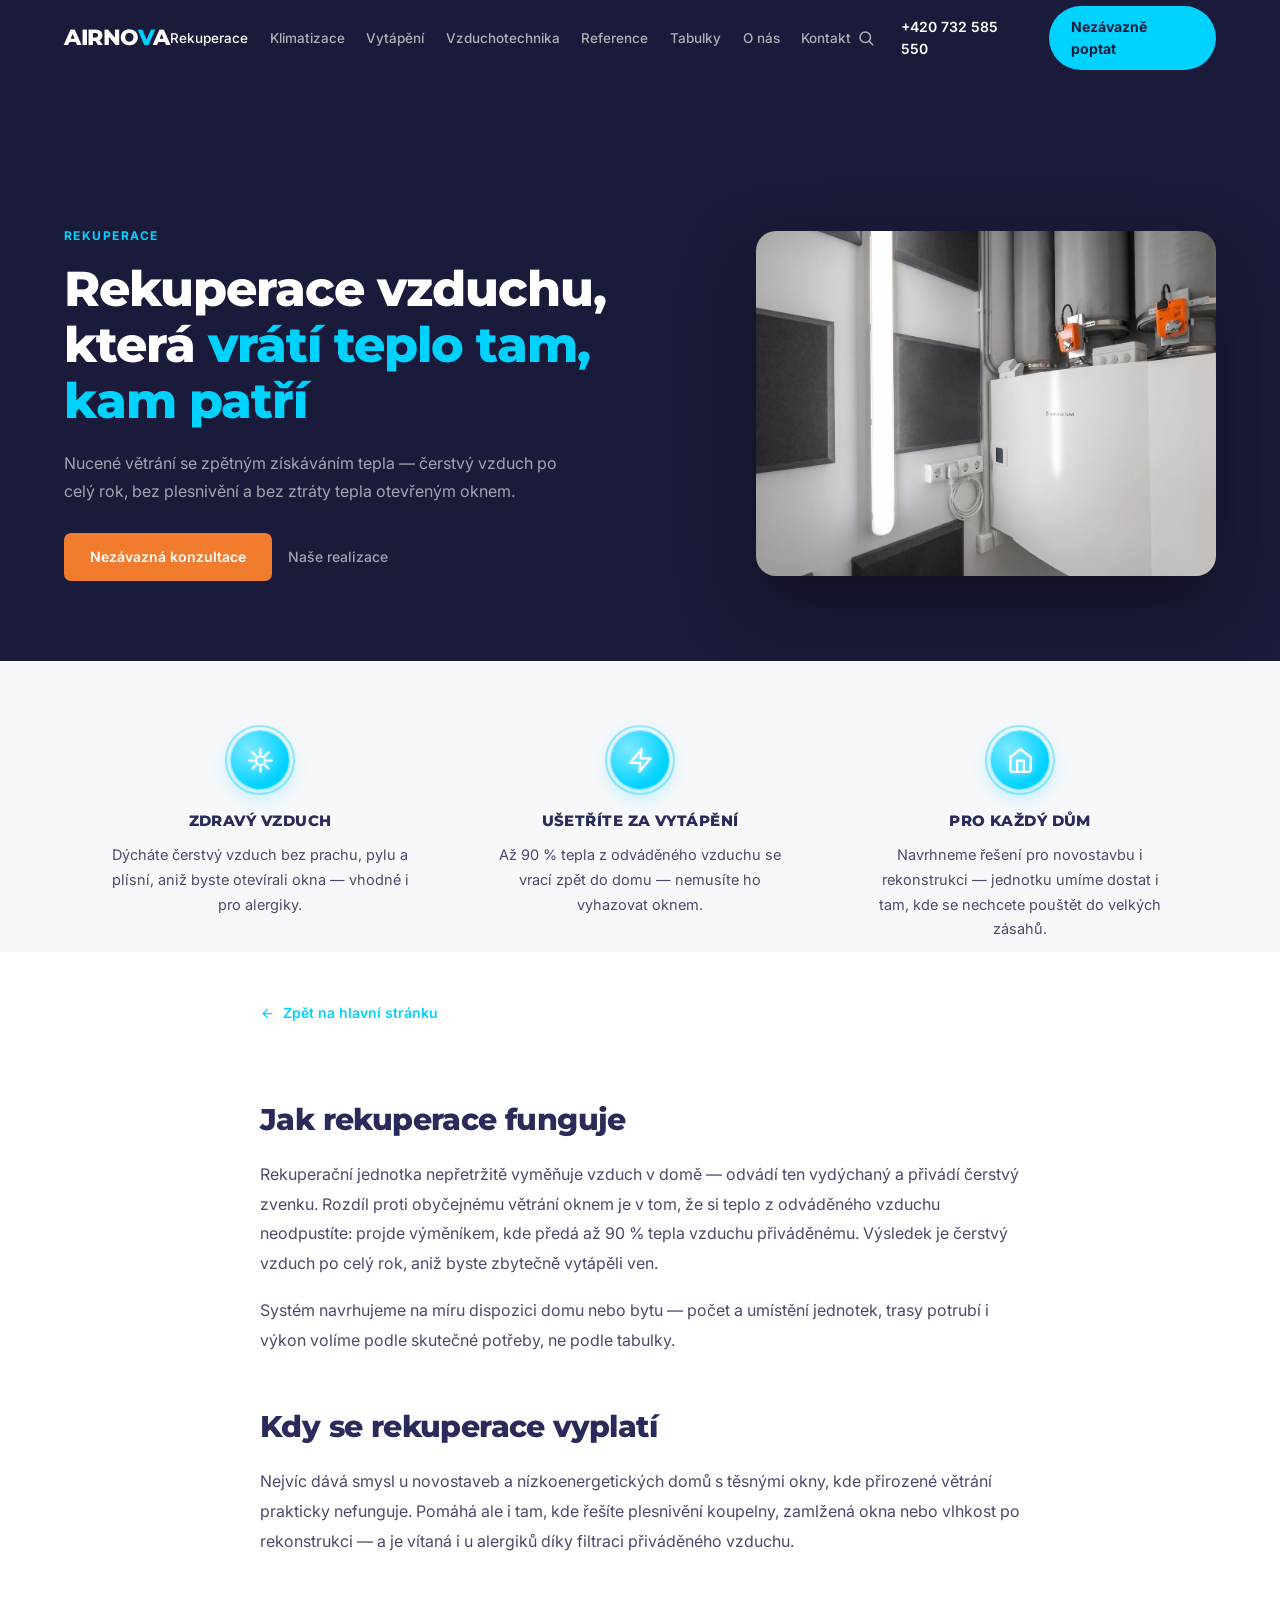
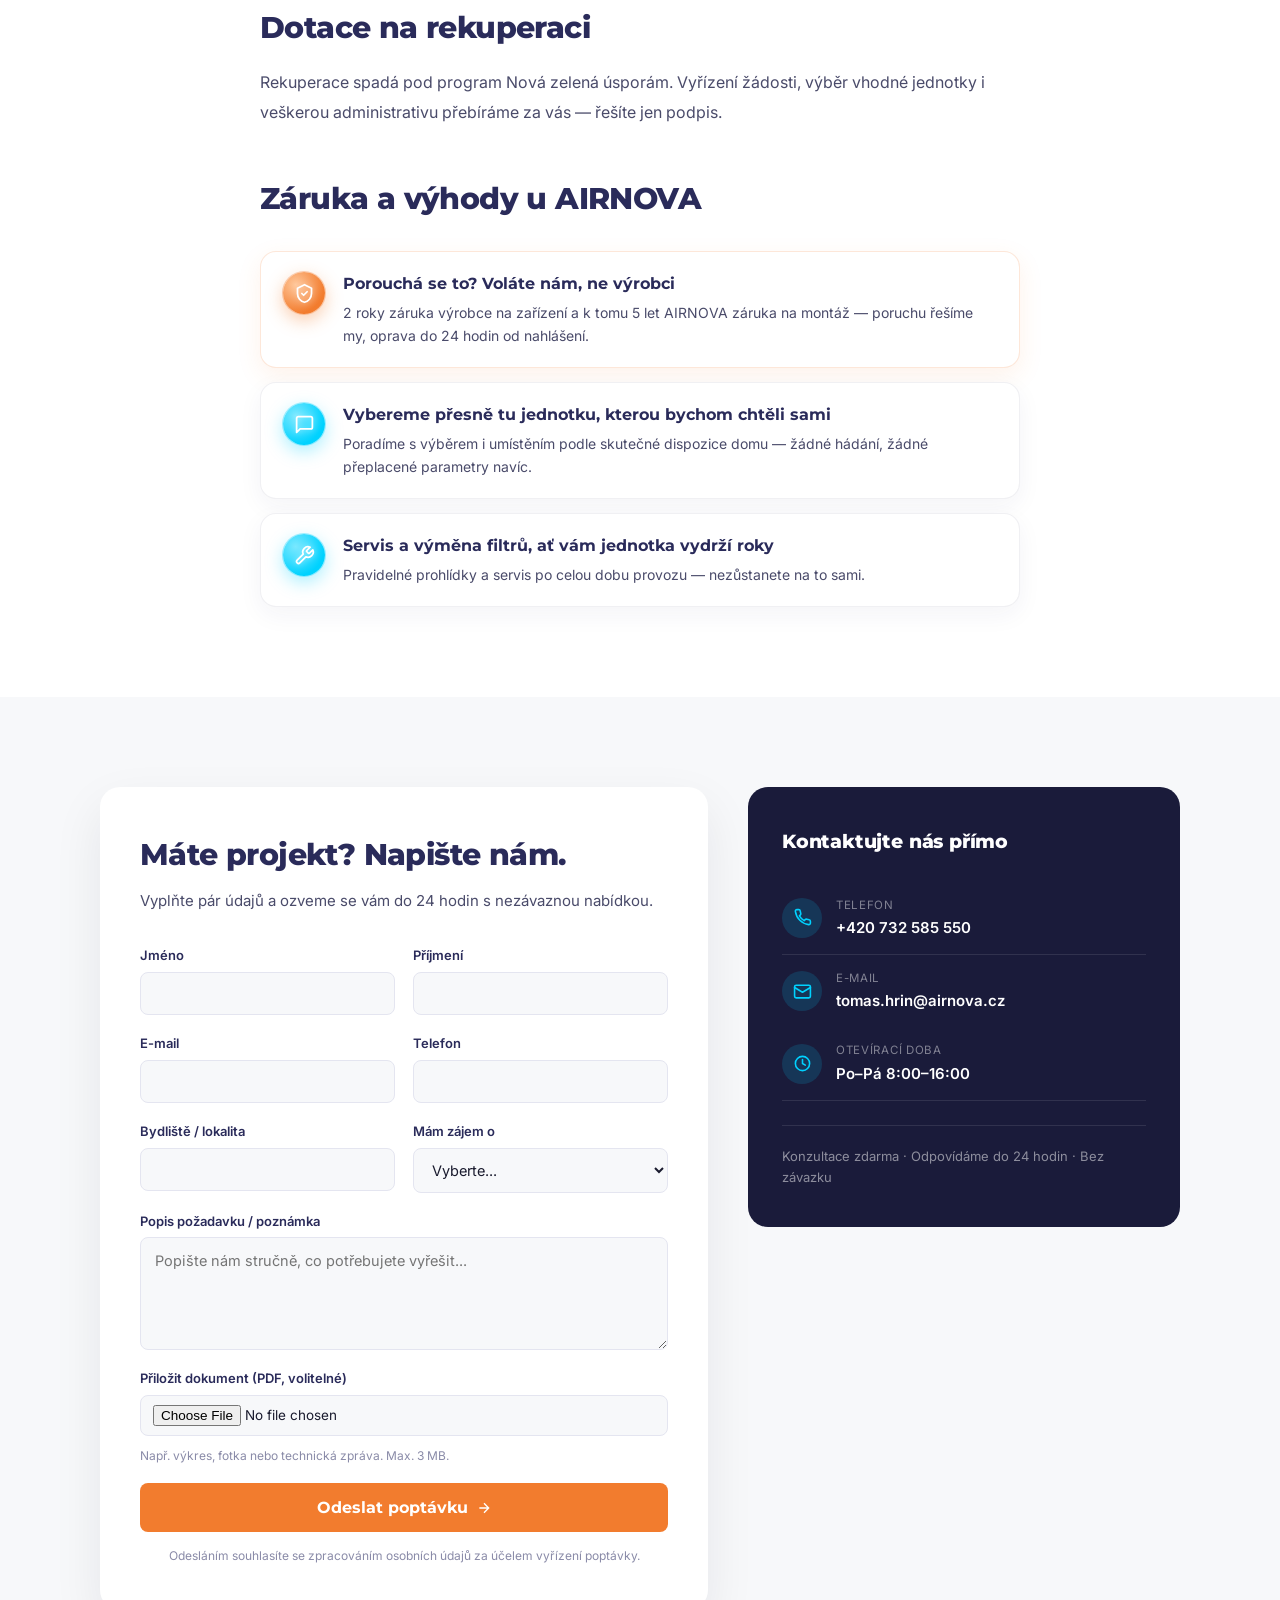
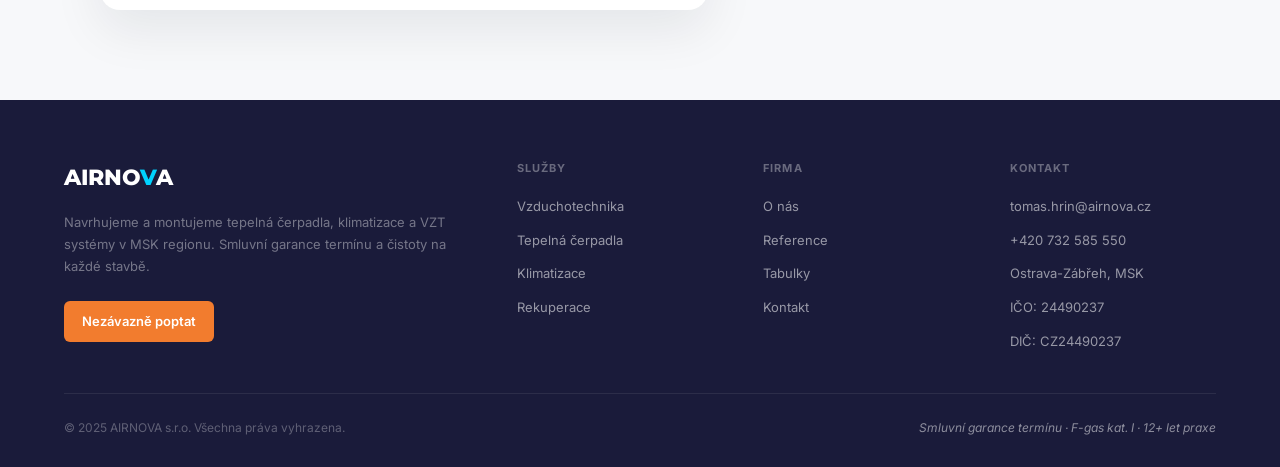
<file: public/rekuperace.html>
<!DOCTYPE html>
<html lang="cs">
<head>
<meta charset="UTF-8">
<meta name="viewport" content="width=device-width, initial-scale=1.0">
<title>Rekuperace vzduchu Ostrava — montáž a servis | AIRNOVA s.r.o.</title>
<meta name="description" content="Montáž rekuperačních jednotek v Ostravě a MSK. Až 90 % tepla zpět, čerstvý vzduch bez plesnivění. Návrh, montáž i servis od AIRNOVA.">
<link rel="canonical" href="https://www.airnova.cz/rekuperace.html">
<meta property="og:type" content="website">
<meta property="og:title" content="Rekuperace vzduchu Ostrava — montáž a servis | AIRNOVA s.r.o.">
<meta property="og:description" content="Montáž rekuperačních jednotek v Ostravě a MSK. Až 90 % tepla zpět, čerstvý vzduch bez plesnivění. Návrh, montáž i servis od AIRNOVA.">
<meta property="og:url" content="https://www.airnova.cz/rekuperace.html">
<meta property="og:locale" content="cs_CZ">
<meta property="og:site_name" content="AIRNOVA s.r.o.">
<meta property="og:image" content="https://www.airnova.cz/images/vzduchotechnika-web.jpg">
<meta name="twitter:card" content="summary_large_image">
<meta name="twitter:title" content="Rekuperace vzduchu Ostrava — montáž a servis | AIRNOVA s.r.o.">
<meta name="twitter:description" content="Montáž rekuperačních jednotek v Ostravě a MSK. Až 90 % tepla zpět, čerstvý vzduch bez plesnivění. Návrh, montáž i servis od AIRNOVA.">
<meta name="twitter:image" content="https://www.airnova.cz/images/vzduchotechnika-web.jpg">
<script type="application/ld+json">
{
  "@context": "https://schema.org",
  "@type": "Service",
  "serviceType": "Rekuperace vzduchu",
  "provider": {"@type": "LocalBusiness", "name": "AIRNOVA s.r.o.", "telephone": "+420732585550", "email": "tomas.hrin@airnova.cz", "address": {"@type": "PostalAddress", "addressLocality": "Ostrava", "addressRegion": "Moravskoslezský kraj", "addressCountry": "CZ"}},
  "areaServed": {"@type": "State", "name": "Moravskoslezský kraj"},
  "description": "Montáž rekuperačních jednotek se zpětným získáváním tepla v Ostravě a Moravskoslezském kraji."
}
</script>
<link rel="preconnect" href="https://fonts.googleapis.com">
<link rel="preconnect" href="https://fonts.gstatic.com" crossorigin>
<link href="https://fonts.googleapis.com/css2?family=Montserrat:wght@600;700;800&family=Inter:wght@400;500;600&display=swap" rel="stylesheet">
<link rel="stylesheet" href="css/site.css">
</head>
<body>
<!-- MOBILE PROMO BAR -->
<div class="nav-promo-bar">
  <a href="#kontakt">Nezávazně poptat cenu <svg viewBox="0 0 24 24" fill="none" stroke="currentColor" stroke-width="2.2" stroke-linecap="round" stroke-linejoin="round"><path d="M5 12h14M12 5l7 7-7 7"/></svg></a>
</div>

<!-- NAV -->
<nav>
  <a class="nav-logo" href="index.html">AIRNO<span class="logo-v">V</span>A</a>
  <ul class="nav-links">
    <li><a href="rekuperace.html" class="active">Rekuperace</a></li>
    <li><a href="klimatizace.html">Klimatizace</a></li>
    <li><a href="vytapeni.html">Vytápění</a></li>
    <li><a href="vzduchotechnika.html">Vzduchotechnika</a></li>
    <li><a href="index.html#reference">Reference</a></li>
    <li><a href="kalkulatory/index.html">Tabulky</a></li>
    <li><a href="o-nas.html">O nás</a></li>
    <li><a href="#kontakt">Kontakt</a></li>
  </ul>
  <div class="nav-right">
    <div class="nav-search-wrap">
      <button class="nav-search-btn" id="searchBtn" aria-label="Vyhledávání">
        <svg viewBox="0 0 24 24" fill="none" stroke="currentColor" stroke-width="2" stroke-linecap="round"><circle cx="11" cy="11" r="7"/><path d="M21 21l-4.35-4.35"/></svg>
      </button>
      <div class="search-dropdown" id="searchDropdown">
        <a href="index.html#sluzby"><svg viewBox="0 0 24 24" fill="none" stroke-width="1.8" stroke-linecap="round" stroke-linejoin="round"><path d="M9.5 2h5l1 4h-7l1-4zM4 9h16v2H4z"/></svg>Služby</a>
        <a href="index.html#reference"><svg viewBox="0 0 24 24" fill="none" stroke-width="1.8" stroke-linecap="round" stroke-linejoin="round"><rect x="3" y="3" width="7" height="7" rx="1"/><rect x="14" y="3" width="7" height="7" rx="1"/><rect x="3" y="14" width="7" height="7" rx="1"/><rect x="14" y="14" width="7" height="7" rx="1"/></svg>Naše projekty</a>
        <a href="#kontakt"><svg viewBox="0 0 24 24" fill="none" stroke-width="1.8" stroke-linecap="round" stroke-linejoin="round"><path d="M22 16.92V19a2 2 0 01-2.18 2A19.79 19.79 0 013 4.18 2 2 0 015 2h2.09a2 2 0 012 1.72c.127.96.361 1.903.7 2.81a2 2 0 01-.45 2.11L8.09 9.91a16 16 0 006 6l1.27-1.27a2 2 0 012.11-.45c.907.339 1.85.573 2.81.7A2 2 0 0122 16.92z"/></svg>Kontakt</a>
      </div>
    </div>
    <a class="nav-tel" href="tel:+420732585550">+420 732 585 550</a>
    <a class="nav-cta" href="#kontakt">Nezávazně poptat</a>
  </div>
  <button class="nav-toggle" aria-label="Menu"><span></span><span></span><span></span></button>
</nav>

<!-- MOBILE MENU -->
<div class="mobile-menu" id="mobileMenu">
  <ul class="mobile-menu-links">
    <li><a href="rekuperace.html" class="active">Rekuperace</a></li>
    <li><a href="klimatizace.html">Klimatizace</a></li>
    <li><a href="vytapeni.html">Vytápění</a></li>
    <li><a href="vzduchotechnika.html">Vzduchotechnika</a></li>
    <li><a href="index.html#reference">Reference</a></li>
    <li><a href="kalkulatory/index.html">Tabulky</a></li>
    <li><a href="o-nas.html">O nás</a></li>
    <li><a href="#kontakt">Kontakt</a></li>
  </ul>
  <div class="mobile-menu-footer">
    <a class="mobile-menu-tel" href="tel:+420732585550">+420 732 585 550</a>
    <a class="mobile-menu-cta" href="#kontakt">Nezávazně poptat</a>
  </div>
</div>

<section class="service-hero">
  <div class="service-hero-inner">
    <div class="reveal-left">
      <div class="service-hero-eyebrow">Rekuperace</div>
      <h1>Rekuperace vzduchu, která <em>vrátí teplo tam, kam patří</em></h1>
      <p>Nucené větrání se zpětným získáváním tepla — čerstvý vzduch po celý rok, bez plesnivění a bez ztráty tepla otevřeným oknem.</p>
      <div class="hero-btns">
        <a class="btn-primary" href="#kontakt">Nezávazná konzultace</a>
        <a class="btn-outline" href="index.html#reference">Naše realizace</a>
      </div>
    </div>
    <div class="service-hero-photo reveal-zoom">
      <img src="images/vzduchotechnika-web.jpg" alt="Rekuperační jednotka AIRNOVA — instalace" fetchpriority="high">
    </div>
  </div>
</section>

<section class="svc-why">
  <div class="svc-why-inner">
    <div class="svc-why-grid">
      <div class="svc-why-card reveal-zoom">
        <div class="svc-why-icon"><svg viewBox="0 0 24 24" fill="none" stroke="currentColor" stroke-width="2" stroke-linecap="round" stroke-linejoin="round"><path d="M12 2v4M12 18v4M4.9 4.9l2.8 2.8M16.3 16.3l2.8 2.8M2 12h4M18 12h4M4.9 19.1l2.8-2.8M16.3 7.7l2.8-2.8"/><circle cx="12" cy="12" r="4"/></svg></div>
        <h3>Zdravý vzduch</h3>
        <p>Dýcháte čerstvý vzduch bez prachu, pylu a plísní, aniž byste otevírali okna — vhodné i pro alergiky.</p>
      </div>
      <div class="svc-why-card reveal-zoom">
        <div class="svc-why-icon"><svg viewBox="0 0 24 24" fill="none" stroke="currentColor" stroke-width="2" stroke-linecap="round" stroke-linejoin="round"><path d="M13 2L3 14h9l-1 8 10-12h-9l1-8z"/></svg></div>
        <h3>Ušetříte za vytápění</h3>
        <p>Až 90 % tepla z odváděného vzduchu se vrací zpět do domu — nemusíte ho vyhazovat oknem.</p>
      </div>
      <div class="svc-why-card reveal-zoom">
        <div class="svc-why-icon"><svg viewBox="0 0 24 24" fill="none" stroke="currentColor" stroke-width="2" stroke-linecap="round" stroke-linejoin="round"><path d="M3 9l9-7 9 7v11a2 2 0 01-2 2H5a2 2 0 01-2-2z"/><path d="M9 22V12h6v10"/></svg></div>
        <h3>Pro každý dům</h3>
        <p>Navrhneme řešení pro novostavbu i rekonstrukci — jednotku umíme dostat i tam, kde se nechcete pouštět do velkých zásahů.</p>
      </div>
    </div>
  </div>
</section>

<section class="service-body">
  <div class="service-body-inner">
    <a class="service-back-link" href="index.html"><svg viewBox="0 0 24 24" fill="none" stroke="currentColor" stroke-width="2" stroke-linecap="round" stroke-linejoin="round"><path d="M19 12H5M12 19l-7-7 7-7"/></svg>Zpět na hlavní stránku</a>
    <h2>Jak rekuperace funguje</h2>
    <p>Rekuperační jednotka nepřetržitě vyměňuje vzduch v domě — odvádí ten vydýchaný a přivádí čerstvý zvenku. Rozdíl proti obyčejnému větrání oknem je v tom, že si teplo z odváděného vzduchu neodpustíte: projde výměníkem, kde předá až 90 % tepla vzduchu přiváděnému. Výsledek je čerstvý vzduch po celý rok, aniž byste zbytečně vytápěli ven.</p>
    <p>Systém navrhujeme na míru dispozici domu nebo bytu — počet a umístění jednotek, trasy potrubí i výkon volíme podle skutečné potřeby, ne podle tabulky.</p>
    <h2>Kdy se rekuperace vyplatí</h2>
    <p>Nejvíc dává smysl u novostaveb a nízkoenergetických domů s těsnými okny, kde přirozené větrání prakticky nefunguje. Pomáhá ale i tam, kde řešíte plesnivění koupelny, zamlžená okna nebo vlhkost po rekonstrukci — a je vítaná i u alergiků díky filtraci přiváděného vzduchu.</p>
    <h2>Dotace na rekuperaci</h2>
    <p>Rekuperace spadá pod program Nová zelená úsporám. Vyřízení žádosti, výběr vhodné jednotky i veškerou administrativu přebíráme za vás — řešíte jen podpis.</p>
    <h2>Záruka a výhody u AIRNOVA</h2>
    <div class="svc-guarantee">
      <div class="svc-guarantee-item is-highlight reveal-left">
        <span class="svc-guarantee-badge"><svg viewBox="0 0 24 24" fill="none" stroke="currentColor" stroke-width="2" stroke-linecap="round" stroke-linejoin="round"><path d="M12 2l8 4v6c0 5-3.5 9-8 10-4.5-1-8-5-8-10V6l8-4z"/><path d="M9 12l2 2 4-4"/></svg></span>
        <div><h4>Porouchá se to? Voláte nám, ne výrobci</h4><p>2 roky záruka výrobce na zařízení a k tomu 5 let AIRNOVA záruka na montáž — poruchu řešíme my, oprava do 24 hodin od nahlášení.</p></div>
      </div>
      <div class="svc-guarantee-item reveal-left">
        <span class="svc-guarantee-badge"><svg viewBox="0 0 24 24" fill="none" stroke="currentColor" stroke-width="2" stroke-linecap="round" stroke-linejoin="round"><path d="M21 15a2 2 0 01-2 2H7l-4 4V5a2 2 0 012-2h14a2 2 0 012 2z"/></svg></span>
        <div><h4>Vybereme přesně tu jednotku, kterou bychom chtěli sami</h4><p>Poradíme s výběrem i umístěním podle skutečné dispozice domu — žádné hádání, žádné přeplacené parametry navíc.</p></div>
      </div>
      <div class="svc-guarantee-item reveal-left">
        <span class="svc-guarantee-badge"><svg viewBox="0 0 24 24" fill="none" stroke="currentColor" stroke-width="2" stroke-linecap="round" stroke-linejoin="round"><path d="M14.7 6.3a1 1 0 000 1.4l1.6 1.6a1 1 0 001.4 0l3.77-3.77a6 6 0 01-7.94 7.94l-6.91 6.91a2.12 2.12 0 01-3-3l6.91-6.91a6 6 0 017.94-7.94l-3.76 3.76z"/></svg></span>
        <div><h4>Servis a výměna filtrů, ať vám jednotka vydrží roky</h4><p>Pravidelné prohlídky a servis po celou dobu provozu — nezůstanete na to sami.</p></div>
      </div>
    </div>
  </div>
</section>

<!-- CTA STRIP -->
<section class="lead-form-section" id="kontakt">
  <div class="lead-form-inner">
    <div class="lead-form-card">
      <h2 class="reveal-left">Máte projekt? Napište nám.</h2>
      <p class="lead-form-sub">Vyplňte pár údajů a ozveme se vám do 24 hodin s nezávaznou nabídkou.</p>
      <form id="leadForm" novalidate>
        <div class="lead-form-row">
          <div class="lead-form-field">
            <label for="lfJmeno">Jméno</label>
            <input type="text" id="lfJmeno" name="jmeno" required autocomplete="given-name">
          </div>
          <div class="lead-form-field">
            <label for="lfPrijmeni">Příjmení</label>
            <input type="text" id="lfPrijmeni" name="prijmeni" required autocomplete="family-name">
          </div>
        </div>
        <div class="lead-form-row">
          <div class="lead-form-field">
            <label for="lfEmail">E-mail</label>
            <input type="email" id="lfEmail" name="email" required autocomplete="email">
          </div>
          <div class="lead-form-field">
            <label for="lfTelefon">Telefon</label>
            <input type="tel" id="lfTelefon" name="telefon" required autocomplete="tel">
          </div>
        </div>
        <div class="lead-form-row">
          <div class="lead-form-field">
            <label for="lfBydliste">Bydliště / lokalita</label>
            <input type="text" id="lfBydliste" name="bydliste" required autocomplete="address-level2">
          </div>
          <div class="lead-form-field">
            <label for="lfTyp">Mám zájem o</label>
            <select id="lfTyp" name="typ" required>
              <option value="" disabled selected>Vyberte...</option>
              <option>Rekuperace</option>
              <option>Klimatizace</option>
              <option>Vytápění</option>
              <option>Vzduchotechnika</option>
              <option>Servis a údržba</option>
              <option>Jiné</option>
            </select>
          </div>
        </div>
        <div class="lead-form-field lead-form-field-standalone">
          <label for="lfPoznamka">Popis požadavku / poznámka</label>
          <textarea id="lfPoznamka" name="poznamka" rows="4" placeholder="Popište nám stručně, co potřebujete vyřešit..."></textarea>
        </div>
        <div class="lead-form-field lead-form-field-standalone">
          <label for="lfSoubor">Přiložit dokument (PDF, volitelné)</label>
          <input type="file" id="lfSoubor" name="soubor" accept=".pdf,.doc,.docx,.jpg,.jpeg,.png">
          <span class="lead-form-file-hint">Např. výkres, fotka nebo technická zpráva. Max. 3&nbsp;MB.</span>
        </div>
        <button type="submit" class="lead-form-submit" id="leadFormSubmit">Odeslat poptávku <svg viewBox="0 0 24 24" fill="none" stroke="currentColor" stroke-width="2"><path d="M5 12h14M12 5l7 7-7 7"/></svg></button>
        <p class="lead-form-disclaimer">Odesláním souhlasíte se zpracováním osobních údajů za účelem vyřízení poptávky.</p>
      </form>
      <div class="lead-form-success" id="leadFormSuccess">
        <div class="success-icon"><svg viewBox="0 0 24 24" fill="none" stroke="currentColor" stroke-width="2.5" stroke-linecap="round" stroke-linejoin="round"><path d="M20 6L9 17l-5-5"/></svg></div>
        <h3>Děkujeme za poptávku!</h3>
        <p>Ozveme se vám do 24 hodin.</p>
      </div>
      <p class="lead-form-error" id="leadFormError" hidden>Něco se nepovedlo. Zkuste to prosím znovu, nebo nám zavolejte na <a href="tel:+420732585550">732 585 550</a>.</p>
    </div>

    <div class="lead-contact-card">
      <h3>Kontaktujte nás přímo</h3>
      <a class="lead-contact-item" href="tel:+420732585550">
        <span class="lead-contact-icon"><svg viewBox="0 0 24 24" fill="none" stroke="currentColor" stroke-width="2" stroke-linecap="round" stroke-linejoin="round"><path d="M22 16.92V19a2 2 0 01-2.18 2A19.79 19.79 0 013 4.18 2 2 0 015 2h2.09a2 2 0 012 1.72c.127.96.361 1.903.7 2.81a2 2 0 01-.45 2.11L8.09 9.91a16 16 0 006 6l1.27-1.27a2 2 0 012.11-.45c.907.339 1.85.573 2.81.7A2 2 0 0122 16.92z"/></svg></span>
        <span class="lead-contact-text"><span class="lead-contact-label">Telefon</span><span class="lead-contact-value">+420 732 585 550</span></span>
      </a>
      <a class="lead-contact-item" href="mailto:tomas.hrin@airnova.cz">
        <span class="lead-contact-icon"><svg viewBox="0 0 24 24" fill="none" stroke="currentColor" stroke-width="2" stroke-linecap="round" stroke-linejoin="round"><rect x="2" y="4" width="20" height="16" rx="2"/><path d="M2 7l10 6 10-6"/></svg></span>
        <span class="lead-contact-text"><span class="lead-contact-label">E-mail</span><span class="lead-contact-value">tomas.hrin@airnova.cz</span></span>
      </a>
      <div class="lead-contact-item">
        <span class="lead-contact-icon"><svg viewBox="0 0 24 24" fill="none" stroke="currentColor" stroke-width="2" stroke-linecap="round" stroke-linejoin="round"><circle cx="12" cy="12" r="9"/><path d="M12 7v5l3.5 2"/></svg></span>
        <span class="lead-contact-text"><span class="lead-contact-label">Otevírací doba</span><span class="lead-contact-value">Po–Pá 8:00–16:00</span></span>
      </div>
      <div class="lead-contact-note">Konzultace zdarma · Odpovídáme do 24 hodin · Bez závazku</div>
    </div>
  </div>
</section>

<!-- FOOTER -->
<footer>
  <div class="footer-grid">
    <div>
      <div class="footer-logo">AIRNO<span>V</span>A</div>
      <p class="footer-desc">Navrhujeme a montujeme tepelná čerpadla, klimatizace a VZT systémy v MSK regionu. Smluvní garance termínu a čistoty na každé stavbě.</p>
      <a class="footer-cta-small" href="#kontakt">Nezávazně poptat</a>
    </div>
    <div class="footer-col">
      <h5>Služby</h5>
      <ul>
        <li><a href="vzduchotechnika.html">Vzduchotechnika</a></li>
        <li><a href="vytapeni.html">Tepelná čerpadla</a></li>
        <li><a href="klimatizace.html">Klimatizace</a></li>
        <li><a href="rekuperace.html">Rekuperace</a></li>
      </ul>
    </div>
    <div class="footer-col">
      <h5>Firma</h5>
      <ul>
        <li><a href="o-nas.html">O nás</a></li>
        <li><a href="index.html#reference">Reference</a></li>
        <li><a href="kalkulatory/index.html">Tabulky</a></li>
        <li><a href="#kontakt">Kontakt</a></li>
      </ul>
    </div>
    <div class="footer-col">
      <h5>Kontakt</h5>
      <ul>
        <li><a href="mailto:tomas.hrin@airnova.cz">tomas.hrin@airnova.cz</a></li>
        <li><a href="tel:+420732585550">+420 732 585 550</a></li>
        <li><span>Ostrava-Zábřeh, MSK</span></li>
        <li><span>IČO: 24490237</span></li>
        <li><span>DIČ: CZ24490237</span></li>
      </ul>
    </div>
  </div>
  <div class="footer-bottom">
    <p>© 2025 AIRNOVA s.r.o. Všechna práva vyhrazena.</p>
    <span class="footer-value">Smluvní garance termínu · F-gas kat. I · 12+ let praxe</span>
  </div>
</footer>

<script src="js/site.js"></script>
</body>
</html>
</file>
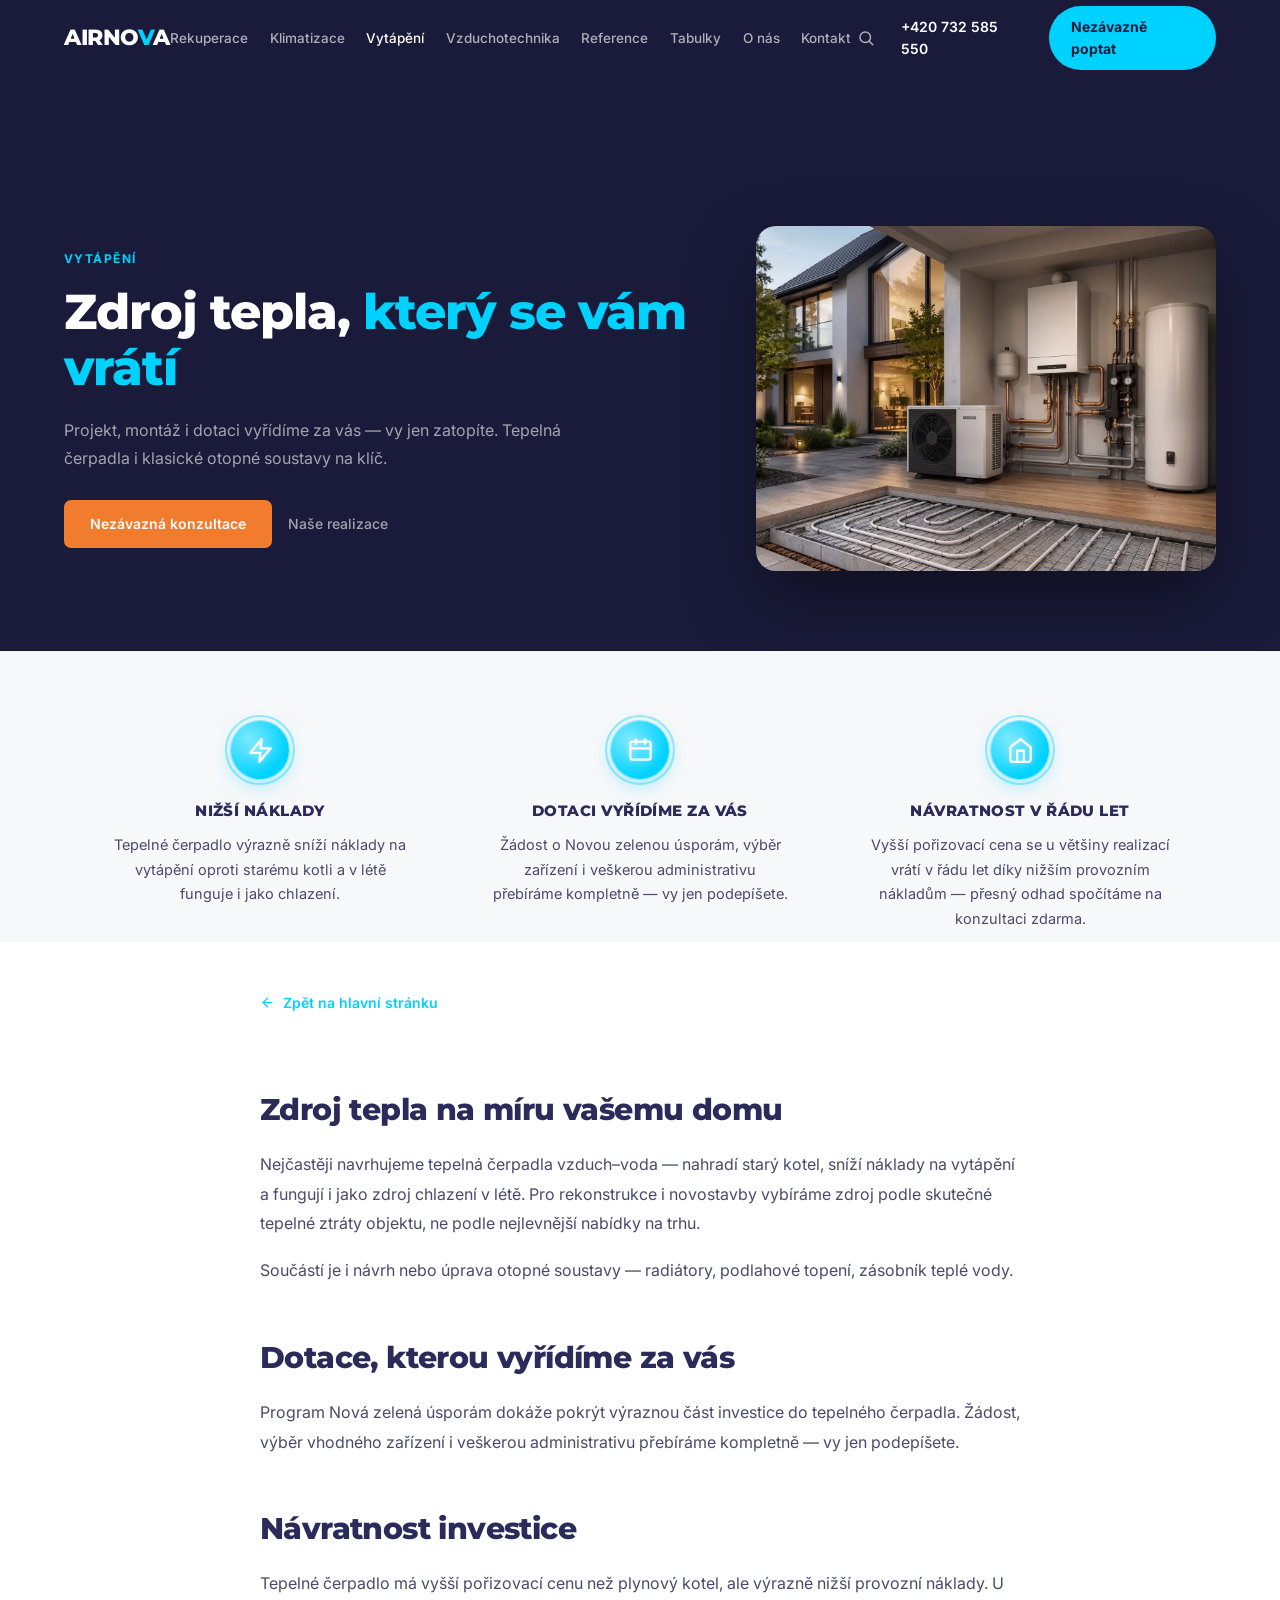
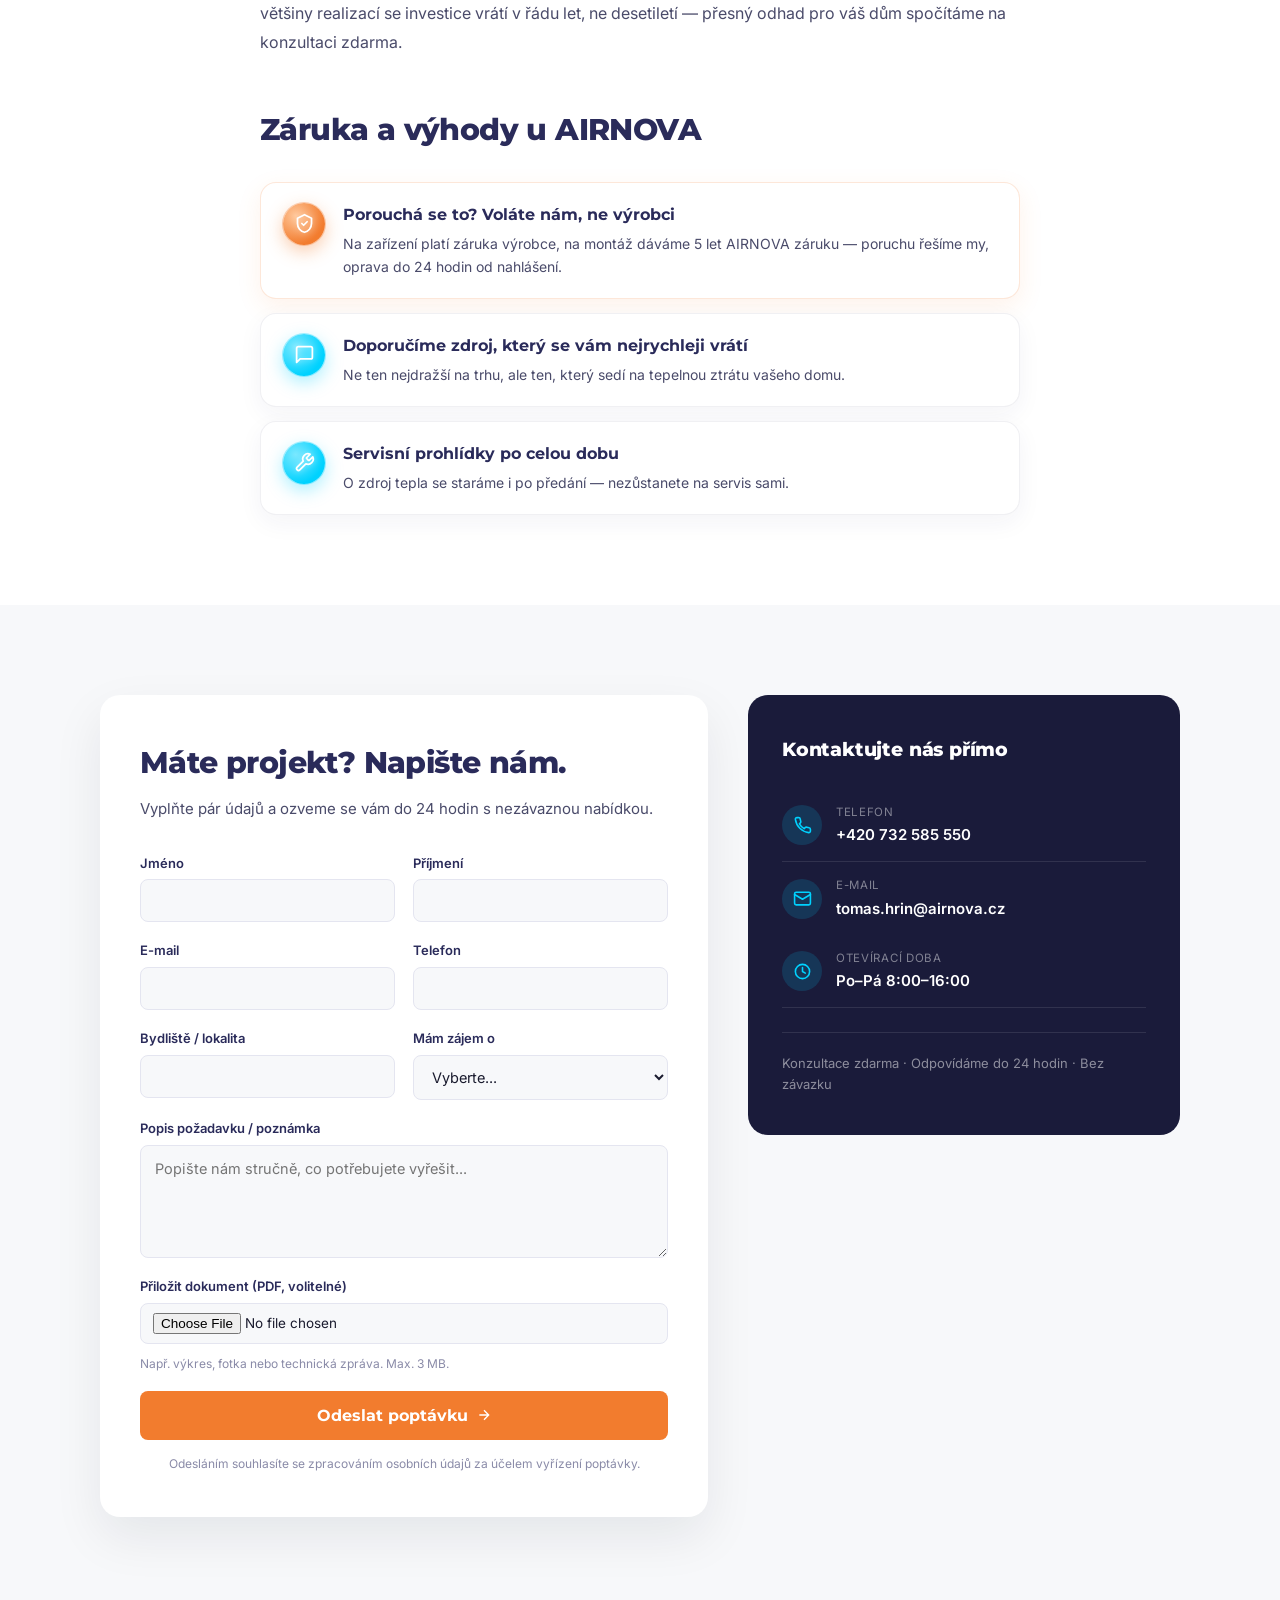
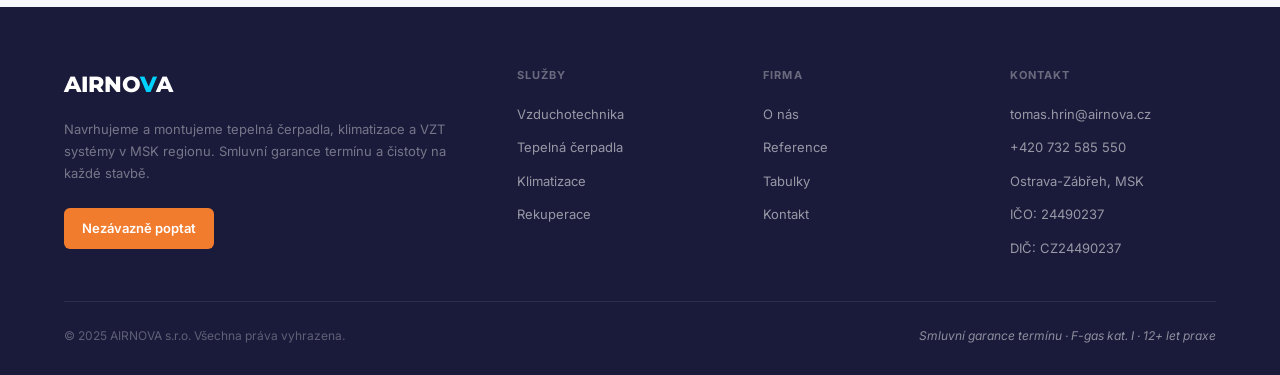
<file: public/vytapeni.html>
<!DOCTYPE html>
<html lang="cs">
<head>
<meta charset="UTF-8">
<meta name="viewport" content="width=device-width, initial-scale=1.0">
<title>Vytápění a tepelná čerpadla Ostrava | AIRNOVA s.r.o.</title>
<meta name="description" content="Montáž tepelných čerpadel a otopných soustav v Ostravě a MSK. Vyřízení dotace NZÚ, garance na zařízení i montáž.">
<link rel="canonical" href="https://www.airnova.cz/vytapeni.html">
<meta property="og:type" content="website">
<meta property="og:title" content="Vytápění a tepelná čerpadla Ostrava | AIRNOVA s.r.o.">
<meta property="og:description" content="Montáž tepelných čerpadel a otopných soustav v Ostravě a MSK. Vyřízení dotace NZÚ, garance na zařízení i montáž.">
<meta property="og:url" content="https://www.airnova.cz/vytapeni.html">
<meta property="og:locale" content="cs_CZ">
<meta property="og:site_name" content="AIRNOVA s.r.o.">
<meta property="og:image" content="https://www.airnova.cz/images/vytapeni-web.jpg">
<meta name="twitter:card" content="summary_large_image">
<meta name="twitter:title" content="Vytápění a tepelná čerpadla Ostrava | AIRNOVA s.r.o.">
<meta name="twitter:description" content="Montáž tepelných čerpadel a otopných soustav v Ostravě a MSK. Vyřízení dotace NZÚ, garance na zařízení i montáž.">
<meta name="twitter:image" content="https://www.airnova.cz/images/vytapeni-web.jpg">
<script type="application/ld+json">
{
  "@context": "https://schema.org",
  "@type": "Service",
  "serviceType": "Vytápění a tepelná čerpadla",
  "provider": {"@type": "LocalBusiness", "name": "AIRNOVA s.r.o.", "telephone": "+420732585550", "email": "tomas.hrin@airnova.cz", "address": {"@type": "PostalAddress", "addressLocality": "Ostrava", "addressRegion": "Moravskoslezský kraj", "addressCountry": "CZ"}},
  "areaServed": {"@type": "State", "name": "Moravskoslezský kraj"},
  "description": "Montáž tepelných čerpadel a otopných soustav v Ostravě a Moravskoslezském kraji."
}
</script>
<link rel="preconnect" href="https://fonts.googleapis.com">
<link rel="preconnect" href="https://fonts.gstatic.com" crossorigin>
<link href="https://fonts.googleapis.com/css2?family=Montserrat:wght@600;700;800&family=Inter:wght@400;500;600&display=swap" rel="stylesheet">
<link rel="stylesheet" href="css/site.css">
</head>
<body>
<!-- MOBILE PROMO BAR -->
<div class="nav-promo-bar">
  <a href="#kontakt">Nezávazně poptat cenu <svg viewBox="0 0 24 24" fill="none" stroke="currentColor" stroke-width="2.2" stroke-linecap="round" stroke-linejoin="round"><path d="M5 12h14M12 5l7 7-7 7"/></svg></a>
</div>

<!-- NAV -->
<nav>
  <a class="nav-logo" href="index.html">AIRNO<span class="logo-v">V</span>A</a>
  <ul class="nav-links">
    <li><a href="rekuperace.html">Rekuperace</a></li>
    <li><a href="klimatizace.html">Klimatizace</a></li>
    <li><a href="vytapeni.html" class="active">Vytápění</a></li>
    <li><a href="vzduchotechnika.html">Vzduchotechnika</a></li>
    <li><a href="index.html#reference">Reference</a></li>
    <li><a href="kalkulatory/index.html">Tabulky</a></li>
    <li><a href="o-nas.html">O nás</a></li>
    <li><a href="#kontakt">Kontakt</a></li>
  </ul>
  <div class="nav-right">
    <div class="nav-search-wrap">
      <button class="nav-search-btn" id="searchBtn" aria-label="Vyhledávání">
        <svg viewBox="0 0 24 24" fill="none" stroke="currentColor" stroke-width="2" stroke-linecap="round"><circle cx="11" cy="11" r="7"/><path d="M21 21l-4.35-4.35"/></svg>
      </button>
      <div class="search-dropdown" id="searchDropdown">
        <a href="index.html#sluzby"><svg viewBox="0 0 24 24" fill="none" stroke-width="1.8" stroke-linecap="round" stroke-linejoin="round"><path d="M9.5 2h5l1 4h-7l1-4zM4 9h16v2H4z"/></svg>Služby</a>
        <a href="index.html#reference"><svg viewBox="0 0 24 24" fill="none" stroke-width="1.8" stroke-linecap="round" stroke-linejoin="round"><rect x="3" y="3" width="7" height="7" rx="1"/><rect x="14" y="3" width="7" height="7" rx="1"/><rect x="3" y="14" width="7" height="7" rx="1"/><rect x="14" y="14" width="7" height="7" rx="1"/></svg>Naše projekty</a>
        <a href="#kontakt"><svg viewBox="0 0 24 24" fill="none" stroke-width="1.8" stroke-linecap="round" stroke-linejoin="round"><path d="M22 16.92V19a2 2 0 01-2.18 2A19.79 19.79 0 013 4.18 2 2 0 015 2h2.09a2 2 0 012 1.72c.127.96.361 1.903.7 2.81a2 2 0 01-.45 2.11L8.09 9.91a16 16 0 006 6l1.27-1.27a2 2 0 012.11-.45c.907.339 1.85.573 2.81.7A2 2 0 0122 16.92z"/></svg>Kontakt</a>
      </div>
    </div>
    <a class="nav-tel" href="tel:+420732585550">+420 732 585 550</a>
    <a class="nav-cta" href="#kontakt">Nezávazně poptat</a>
  </div>
  <button class="nav-toggle" aria-label="Menu"><span></span><span></span><span></span></button>
</nav>

<!-- MOBILE MENU -->
<div class="mobile-menu" id="mobileMenu">
  <ul class="mobile-menu-links">
    <li><a href="rekuperace.html">Rekuperace</a></li>
    <li><a href="klimatizace.html">Klimatizace</a></li>
    <li><a href="vytapeni.html" class="active">Vytápění</a></li>
    <li><a href="vzduchotechnika.html">Vzduchotechnika</a></li>
    <li><a href="index.html#reference">Reference</a></li>
    <li><a href="kalkulatory/index.html">Tabulky</a></li>
    <li><a href="o-nas.html">O nás</a></li>
    <li><a href="#kontakt">Kontakt</a></li>
  </ul>
  <div class="mobile-menu-footer">
    <a class="mobile-menu-tel" href="tel:+420732585550">+420 732 585 550</a>
    <a class="mobile-menu-cta" href="#kontakt">Nezávazně poptat</a>
  </div>
</div>

<section class="service-hero">
  <div class="service-hero-inner">
    <div class="reveal-left">
      <div class="service-hero-eyebrow">Vytápění</div>
      <h1>Zdroj tepla, <em>který se vám vrátí</em></h1>
      <p>Projekt, montáž i dotaci vyřídíme za vás — vy jen zatopíte. Tepelná čerpadla i klasické otopné soustavy na klíč.</p>
      <div class="hero-btns">
        <a class="btn-primary" href="#kontakt">Nezávazná konzultace</a>
        <a class="btn-outline" href="index.html#reference">Naše realizace</a>
      </div>
    </div>
    <div class="service-hero-photo reveal-zoom">
      <img src="images/vytapeni-web.jpg" alt="Tepelné čerpadlo AIRNOVA — instalace u rodinného domu" fetchpriority="high">
    </div>
  </div>
</section>

<section class="svc-why">
  <div class="svc-why-inner">
    <div class="svc-why-grid">
      <div class="svc-why-card reveal-zoom">
        <div class="svc-why-icon"><svg viewBox="0 0 24 24" fill="none" stroke="currentColor" stroke-width="2" stroke-linecap="round" stroke-linejoin="round"><path d="M13 2L3 14h9l-1 8 10-12h-9l1-8z"/></svg></div>
        <h3>Nižší náklady</h3>
        <p>Tepelné čerpadlo výrazně sníží náklady na vytápění oproti starému kotli a v létě funguje i jako chlazení.</p>
      </div>
      <div class="svc-why-card reveal-zoom">
        <div class="svc-why-icon"><svg viewBox="0 0 24 24" fill="none" stroke="currentColor" stroke-width="2" stroke-linecap="round" stroke-linejoin="round"><rect x="3" y="4" width="18" height="16" rx="2"/><path d="M8 2v4M16 2v4M3 10h18"/></svg></div>
        <h3>Dotaci vyřídíme za vás</h3>
        <p>Žádost o Novou zelenou úsporám, výběr zařízení i veškerou administrativu přebíráme kompletně — vy jen podepíšete.</p>
      </div>
      <div class="svc-why-card reveal-zoom">
        <div class="svc-why-icon"><svg viewBox="0 0 24 24" fill="none" stroke="currentColor" stroke-width="2" stroke-linecap="round" stroke-linejoin="round"><path d="M3 9l9-7 9 7v11a2 2 0 01-2 2H5a2 2 0 01-2-2z"/><path d="M9 22V12h6v10"/></svg></div>
        <h3>Návratnost v řádu let</h3>
        <p>Vyšší pořizovací cena se u většiny realizací vrátí v řádu let díky nižším provozním nákladům — přesný odhad spočítáme na konzultaci zdarma.</p>
      </div>
    </div>
  </div>
</section>

<section class="service-body">
  <div class="service-body-inner">
    <a class="service-back-link" href="index.html"><svg viewBox="0 0 24 24" fill="none" stroke="currentColor" stroke-width="2" stroke-linecap="round" stroke-linejoin="round"><path d="M19 12H5M12 19l-7-7 7-7"/></svg>Zpět na hlavní stránku</a>
    <h2>Zdroj tepla na míru vašemu domu</h2>
    <p>Nejčastěji navrhujeme tepelná čerpadla vzduch–voda — nahradí starý kotel, sníží náklady na vytápění a fungují i jako zdroj chlazení v létě. Pro rekonstrukce i novostavby vybíráme zdroj podle skutečné tepelné ztráty objektu, ne podle nejlevnější nabídky na trhu.</p>
    <p>Součástí je i návrh nebo úprava otopné soustavy — radiátory, podlahové topení, zásobník teplé vody.</p>
    <h2>Dotace, kterou vyřídíme za vás</h2>
    <p>Program Nová zelená úsporám dokáže pokrýt výraznou část investice do tepelného čerpadla. Žádost, výběr vhodného zařízení i veškerou administrativu přebíráme kompletně — vy jen podepíšete.</p>
    <h2>Návratnost investice</h2>
    <p>Tepelné čerpadlo má vyšší pořizovací cenu než plynový kotel, ale výrazně nižší provozní náklady. U většiny realizací se investice vrátí v řádu let, ne desetiletí — přesný odhad pro váš dům spočítáme na konzultaci zdarma.</p>
    <h2>Záruka a výhody u AIRNOVA</h2>
    <div class="svc-guarantee">
      <div class="svc-guarantee-item is-highlight reveal-left">
        <span class="svc-guarantee-badge"><svg viewBox="0 0 24 24" fill="none" stroke="currentColor" stroke-width="2" stroke-linecap="round" stroke-linejoin="round"><path d="M12 2l8 4v6c0 5-3.5 9-8 10-4.5-1-8-5-8-10V6l8-4z"/><path d="M9 12l2 2 4-4"/></svg></span>
        <div><h4>Porouchá se to? Voláte nám, ne výrobci</h4><p>Na zařízení platí záruka výrobce, na montáž dáváme 5 let AIRNOVA záruku — poruchu řešíme my, oprava do 24 hodin od nahlášení.</p></div>
      </div>
      <div class="svc-guarantee-item reveal-left">
        <span class="svc-guarantee-badge"><svg viewBox="0 0 24 24" fill="none" stroke="currentColor" stroke-width="2" stroke-linecap="round" stroke-linejoin="round"><path d="M21 15a2 2 0 01-2 2H7l-4 4V5a2 2 0 012-2h14a2 2 0 012 2z"/></svg></span>
        <div><h4>Doporučíme zdroj, který se vám nejrychleji vrátí</h4><p>Ne ten nejdražší na trhu, ale ten, který sedí na tepelnou ztrátu vašeho domu.</p></div>
      </div>
      <div class="svc-guarantee-item reveal-left">
        <span class="svc-guarantee-badge"><svg viewBox="0 0 24 24" fill="none" stroke="currentColor" stroke-width="2" stroke-linecap="round" stroke-linejoin="round"><path d="M14.7 6.3a1 1 0 000 1.4l1.6 1.6a1 1 0 001.4 0l3.77-3.77a6 6 0 01-7.94 7.94l-6.91 6.91a2.12 2.12 0 01-3-3l6.91-6.91a6 6 0 017.94-7.94l-3.76 3.76z"/></svg></span>
        <div><h4>Servisní prohlídky po celou dobu</h4><p>O zdroj tepla se staráme i po předání — nezůstanete na servis sami.</p></div>
      </div>
    </div>
  </div>
</section>

<!-- CTA STRIP -->
<section class="lead-form-section" id="kontakt">
  <div class="lead-form-inner">
    <div class="lead-form-card">
      <h2 class="reveal-left">Máte projekt? Napište nám.</h2>
      <p class="lead-form-sub">Vyplňte pár údajů a ozveme se vám do 24 hodin s nezávaznou nabídkou.</p>
      <form id="leadForm" novalidate>
        <div class="lead-form-row">
          <div class="lead-form-field">
            <label for="lfJmeno">Jméno</label>
            <input type="text" id="lfJmeno" name="jmeno" required autocomplete="given-name">
          </div>
          <div class="lead-form-field">
            <label for="lfPrijmeni">Příjmení</label>
            <input type="text" id="lfPrijmeni" name="prijmeni" required autocomplete="family-name">
          </div>
        </div>
        <div class="lead-form-row">
          <div class="lead-form-field">
            <label for="lfEmail">E-mail</label>
            <input type="email" id="lfEmail" name="email" required autocomplete="email">
          </div>
          <div class="lead-form-field">
            <label for="lfTelefon">Telefon</label>
            <input type="tel" id="lfTelefon" name="telefon" required autocomplete="tel">
          </div>
        </div>
        <div class="lead-form-row">
          <div class="lead-form-field">
            <label for="lfBydliste">Bydliště / lokalita</label>
            <input type="text" id="lfBydliste" name="bydliste" required autocomplete="address-level2">
          </div>
          <div class="lead-form-field">
            <label for="lfTyp">Mám zájem o</label>
            <select id="lfTyp" name="typ" required>
              <option value="" disabled selected>Vyberte...</option>
              <option>Rekuperace</option>
              <option>Klimatizace</option>
              <option>Vytápění</option>
              <option>Vzduchotechnika</option>
              <option>Servis a údržba</option>
              <option>Jiné</option>
            </select>
          </div>
        </div>
        <div class="lead-form-field lead-form-field-standalone">
          <label for="lfPoznamka">Popis požadavku / poznámka</label>
          <textarea id="lfPoznamka" name="poznamka" rows="4" placeholder="Popište nám stručně, co potřebujete vyřešit..."></textarea>
        </div>
        <div class="lead-form-field lead-form-field-standalone">
          <label for="lfSoubor">Přiložit dokument (PDF, volitelné)</label>
          <input type="file" id="lfSoubor" name="soubor" accept=".pdf,.doc,.docx,.jpg,.jpeg,.png">
          <span class="lead-form-file-hint">Např. výkres, fotka nebo technická zpráva. Max. 3&nbsp;MB.</span>
        </div>
        <button type="submit" class="lead-form-submit" id="leadFormSubmit">Odeslat poptávku <svg viewBox="0 0 24 24" fill="none" stroke="currentColor" stroke-width="2"><path d="M5 12h14M12 5l7 7-7 7"/></svg></button>
        <p class="lead-form-disclaimer">Odesláním souhlasíte se zpracováním osobních údajů za účelem vyřízení poptávky.</p>
      </form>
      <div class="lead-form-success" id="leadFormSuccess">
        <div class="success-icon"><svg viewBox="0 0 24 24" fill="none" stroke="currentColor" stroke-width="2.5" stroke-linecap="round" stroke-linejoin="round"><path d="M20 6L9 17l-5-5"/></svg></div>
        <h3>Děkujeme za poptávku!</h3>
        <p>Ozveme se vám do 24 hodin.</p>
      </div>
      <p class="lead-form-error" id="leadFormError" hidden>Něco se nepovedlo. Zkuste to prosím znovu, nebo nám zavolejte na <a href="tel:+420732585550">732 585 550</a>.</p>
    </div>

    <div class="lead-contact-card">
      <h3>Kontaktujte nás přímo</h3>
      <a class="lead-contact-item" href="tel:+420732585550">
        <span class="lead-contact-icon"><svg viewBox="0 0 24 24" fill="none" stroke="currentColor" stroke-width="2" stroke-linecap="round" stroke-linejoin="round"><path d="M22 16.92V19a2 2 0 01-2.18 2A19.79 19.79 0 013 4.18 2 2 0 015 2h2.09a2 2 0 012 1.72c.127.96.361 1.903.7 2.81a2 2 0 01-.45 2.11L8.09 9.91a16 16 0 006 6l1.27-1.27a2 2 0 012.11-.45c.907.339 1.85.573 2.81.7A2 2 0 0122 16.92z"/></svg></span>
        <span class="lead-contact-text"><span class="lead-contact-label">Telefon</span><span class="lead-contact-value">+420 732 585 550</span></span>
      </a>
      <a class="lead-contact-item" href="mailto:tomas.hrin@airnova.cz">
        <span class="lead-contact-icon"><svg viewBox="0 0 24 24" fill="none" stroke="currentColor" stroke-width="2" stroke-linecap="round" stroke-linejoin="round"><rect x="2" y="4" width="20" height="16" rx="2"/><path d="M2 7l10 6 10-6"/></svg></span>
        <span class="lead-contact-text"><span class="lead-contact-label">E-mail</span><span class="lead-contact-value">tomas.hrin@airnova.cz</span></span>
      </a>
      <div class="lead-contact-item">
        <span class="lead-contact-icon"><svg viewBox="0 0 24 24" fill="none" stroke="currentColor" stroke-width="2" stroke-linecap="round" stroke-linejoin="round"><circle cx="12" cy="12" r="9"/><path d="M12 7v5l3.5 2"/></svg></span>
        <span class="lead-contact-text"><span class="lead-contact-label">Otevírací doba</span><span class="lead-contact-value">Po–Pá 8:00–16:00</span></span>
      </div>
      <div class="lead-contact-note">Konzultace zdarma · Odpovídáme do 24 hodin · Bez závazku</div>
    </div>
  </div>
</section>

<!-- FOOTER -->
<footer>
  <div class="footer-grid">
    <div>
      <div class="footer-logo">AIRNO<span>V</span>A</div>
      <p class="footer-desc">Navrhujeme a montujeme tepelná čerpadla, klimatizace a VZT systémy v MSK regionu. Smluvní garance termínu a čistoty na každé stavbě.</p>
      <a class="footer-cta-small" href="#kontakt">Nezávazně poptat</a>
    </div>
    <div class="footer-col">
      <h5>Služby</h5>
      <ul>
        <li><a href="vzduchotechnika.html">Vzduchotechnika</a></li>
        <li><a href="vytapeni.html">Tepelná čerpadla</a></li>
        <li><a href="klimatizace.html">Klimatizace</a></li>
        <li><a href="rekuperace.html">Rekuperace</a></li>
      </ul>
    </div>
    <div class="footer-col">
      <h5>Firma</h5>
      <ul>
        <li><a href="o-nas.html">O nás</a></li>
        <li><a href="index.html#reference">Reference</a></li>
        <li><a href="kalkulatory/index.html">Tabulky</a></li>
        <li><a href="#kontakt">Kontakt</a></li>
      </ul>
    </div>
    <div class="footer-col">
      <h5>Kontakt</h5>
      <ul>
        <li><a href="mailto:tomas.hrin@airnova.cz">tomas.hrin@airnova.cz</a></li>
        <li><a href="tel:+420732585550">+420 732 585 550</a></li>
        <li><span>Ostrava-Zábřeh, MSK</span></li>
        <li><span>IČO: 24490237</span></li>
        <li><span>DIČ: CZ24490237</span></li>
      </ul>
    </div>
  </div>
  <div class="footer-bottom">
    <p>© 2025 AIRNOVA s.r.o. Všechna práva vyhrazena.</p>
    <span class="footer-value">Smluvní garance termínu · F-gas kat. I · 12+ let praxe</span>
  </div>
</footer>

<script src="js/site.js"></script>
</body>
</html>
</file>
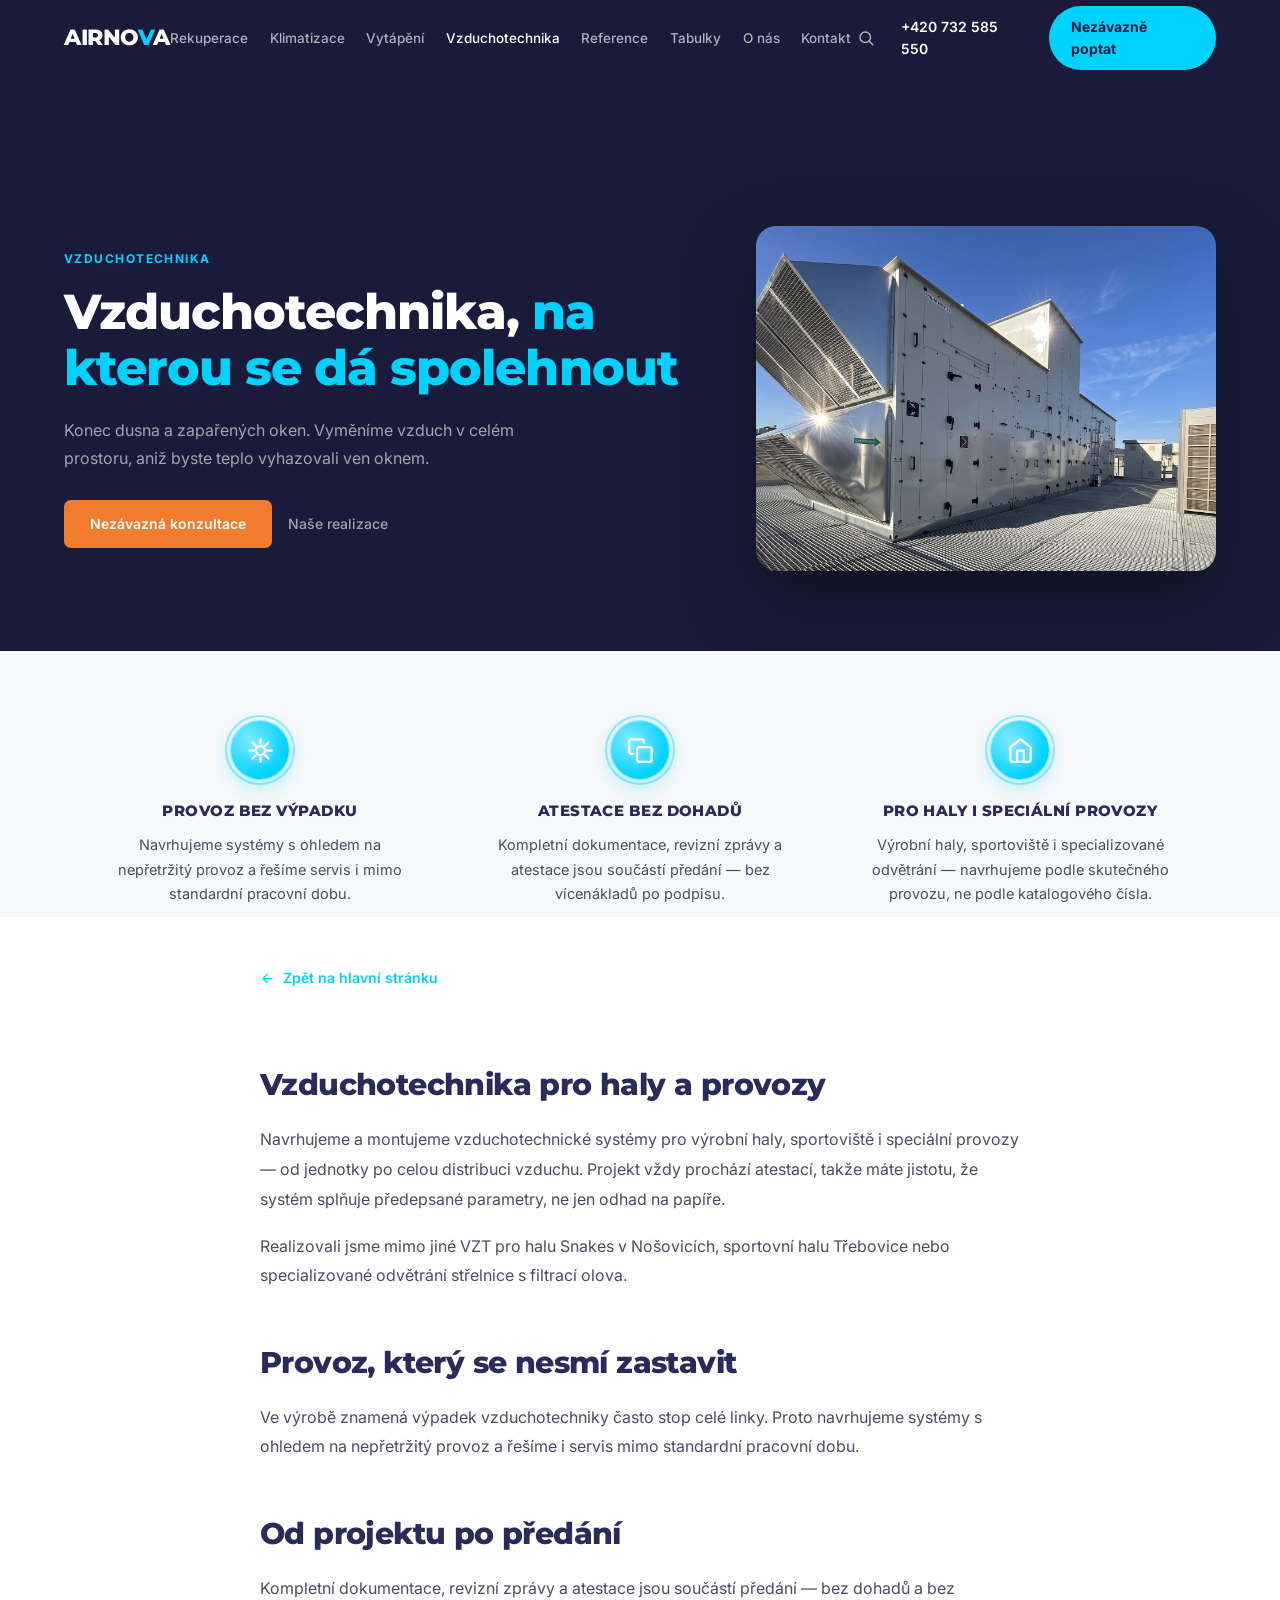
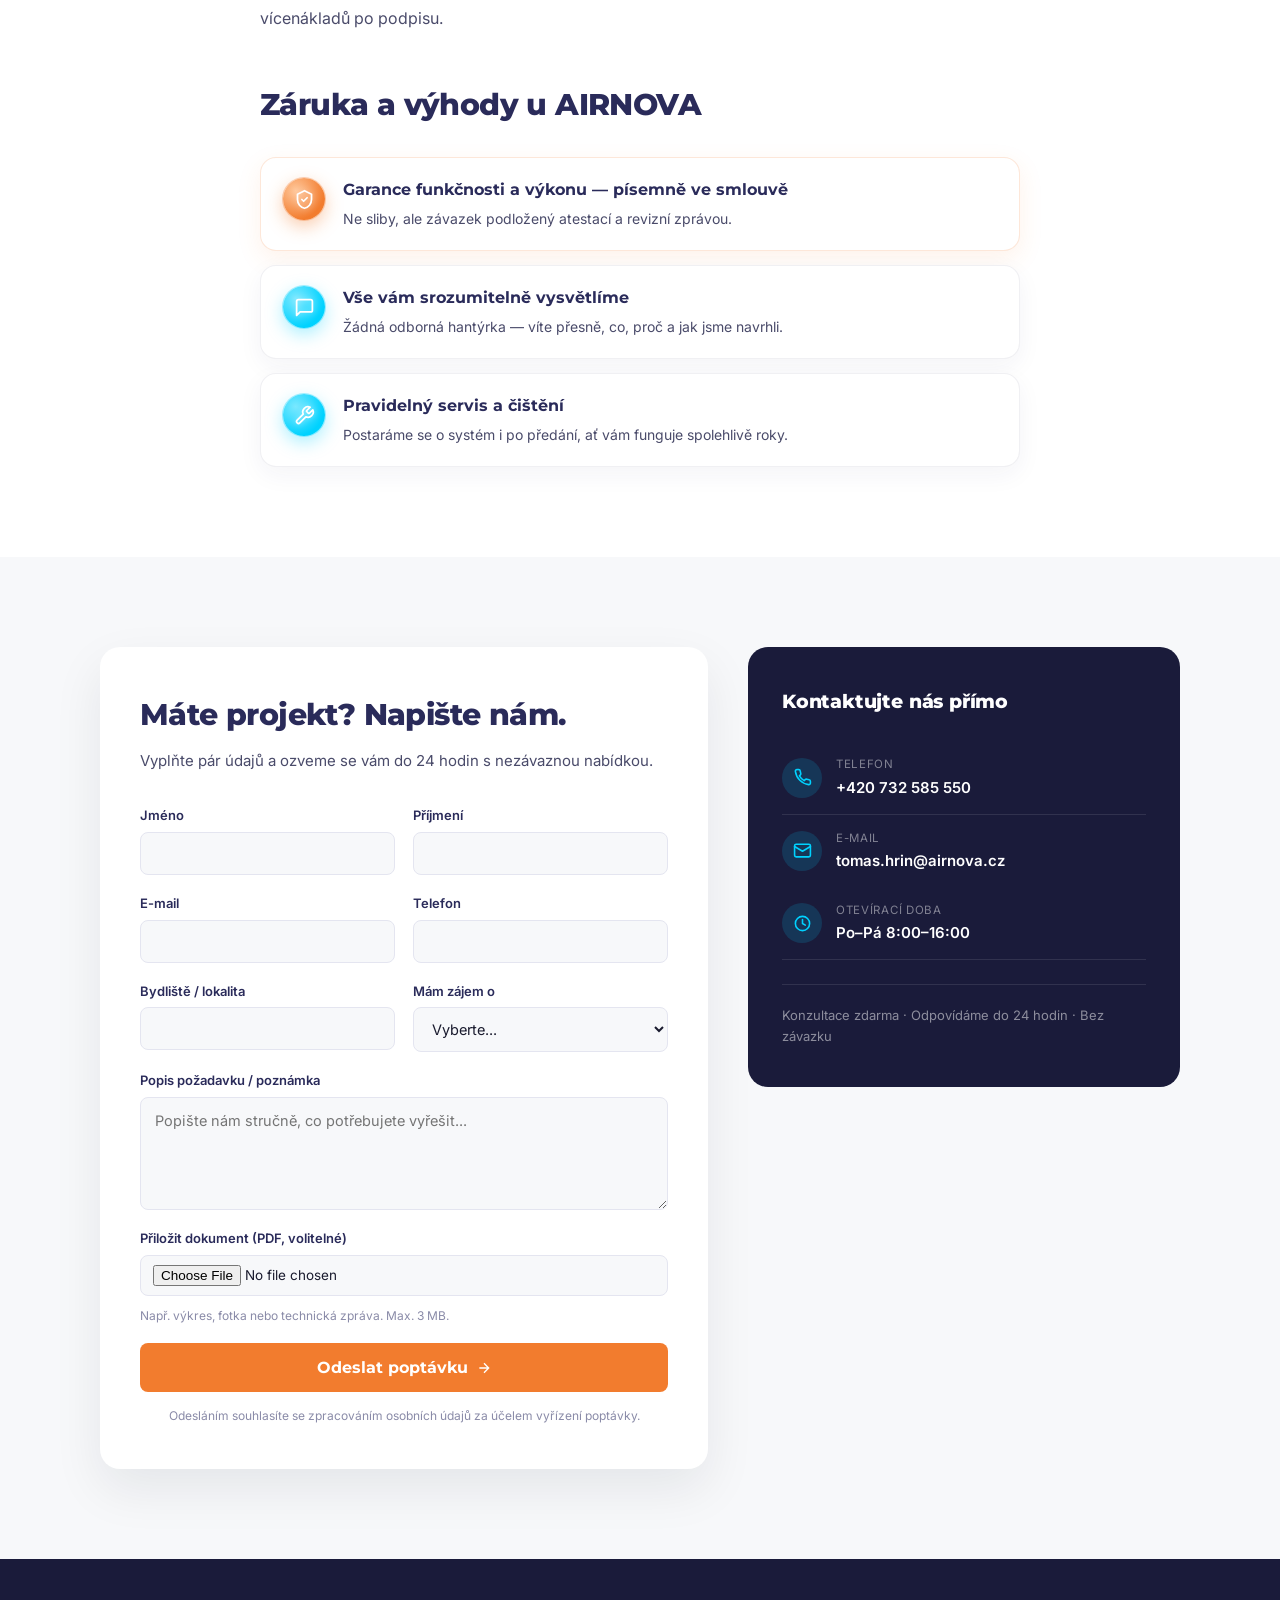
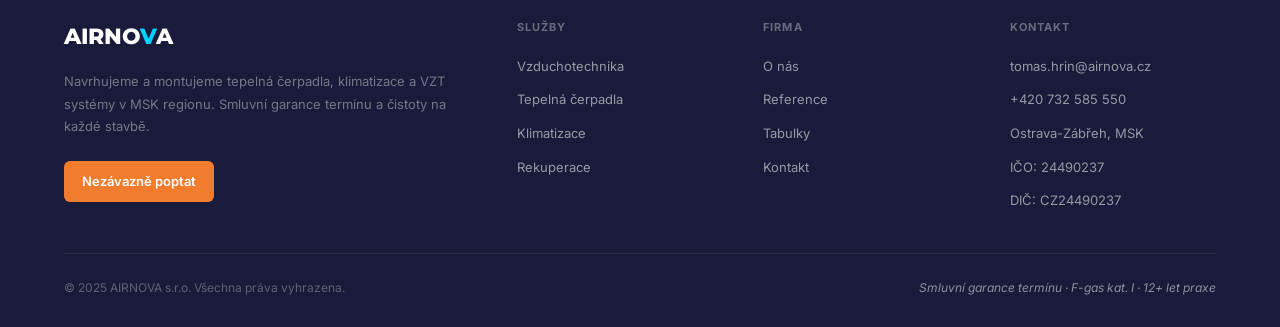
<file: public/vzduchotechnika.html>
<!DOCTYPE html>
<html lang="cs">
<head>
<meta charset="UTF-8">
<meta name="viewport" content="width=device-width, initial-scale=1.0">
<title>Vzduchotechnika Ostrava — VZT pro haly a provozy | AIRNOVA s.r.o.</title>
<meta name="description" content="Návrh a montáž vzduchotechniky pro haly, provozy i rodinné domy v Ostravě a MSK. Projekt, montáž, atestace na klíč.">
<link rel="canonical" href="https://www.airnova.cz/vzduchotechnika.html">
<meta property="og:type" content="website">
<meta property="og:title" content="Vzduchotechnika Ostrava — VZT pro haly a provozy | AIRNOVA s.r.o.">
<meta property="og:description" content="Návrh a montáž vzduchotechniky pro haly, provozy i rodinné domy v Ostravě a MSK. Projekt, montáž, atestace na klíč.">
<meta property="og:url" content="https://www.airnova.cz/vzduchotechnika.html">
<meta property="og:locale" content="cs_CZ">
<meta property="og:site_name" content="AIRNOVA s.r.o.">
<meta property="og:image" content="https://www.airnova.cz/images/nosovice-vzt-slunecno.jpg">
<meta name="twitter:card" content="summary_large_image">
<meta name="twitter:title" content="Vzduchotechnika Ostrava — VZT pro haly a provozy | AIRNOVA s.r.o.">
<meta name="twitter:description" content="Návrh a montáž vzduchotechniky pro haly, provozy i rodinné domy v Ostravě a MSK. Projekt, montáž, atestace na klíč.">
<meta name="twitter:image" content="https://www.airnova.cz/images/nosovice-vzt-slunecno.jpg">
<script type="application/ld+json">
{
  "@context": "https://schema.org",
  "@type": "Service",
  "serviceType": "Vzduchotechnika (VZT)",
  "provider": {"@type": "LocalBusiness", "name": "AIRNOVA s.r.o.", "telephone": "+420732585550", "email": "tomas.hrin@airnova.cz", "address": {"@type": "PostalAddress", "addressLocality": "Ostrava", "addressRegion": "Moravskoslezský kraj", "addressCountry": "CZ"}},
  "areaServed": {"@type": "State", "name": "Moravskoslezský kraj"},
  "description": "Návrh, montáž a atestace vzduchotechnických systémů pro haly a provozy v Ostravě a Moravskoslezském kraji."
}
</script>
<link rel="preconnect" href="https://fonts.googleapis.com">
<link rel="preconnect" href="https://fonts.gstatic.com" crossorigin>
<link href="https://fonts.googleapis.com/css2?family=Montserrat:wght@600;700;800&family=Inter:wght@400;500;600&display=swap" rel="stylesheet">
<link rel="stylesheet" href="css/site.css">
</head>
<body>
<!-- MOBILE PROMO BAR -->
<div class="nav-promo-bar">
  <a href="#kontakt">Nezávazně poptat cenu <svg viewBox="0 0 24 24" fill="none" stroke="currentColor" stroke-width="2.2" stroke-linecap="round" stroke-linejoin="round"><path d="M5 12h14M12 5l7 7-7 7"/></svg></a>
</div>

<!-- NAV -->
<nav>
  <a class="nav-logo" href="index.html">AIRNO<span class="logo-v">V</span>A</a>
  <ul class="nav-links">
    <li><a href="rekuperace.html">Rekuperace</a></li>
    <li><a href="klimatizace.html">Klimatizace</a></li>
    <li><a href="vytapeni.html">Vytápění</a></li>
    <li><a href="vzduchotechnika.html" class="active">Vzduchotechnika</a></li>
    <li><a href="index.html#reference">Reference</a></li>
    <li><a href="kalkulatory/index.html">Tabulky</a></li>
    <li><a href="o-nas.html">O nás</a></li>
    <li><a href="#kontakt">Kontakt</a></li>
  </ul>
  <div class="nav-right">
    <div class="nav-search-wrap">
      <button class="nav-search-btn" id="searchBtn" aria-label="Vyhledávání">
        <svg viewBox="0 0 24 24" fill="none" stroke="currentColor" stroke-width="2" stroke-linecap="round"><circle cx="11" cy="11" r="7"/><path d="M21 21l-4.35-4.35"/></svg>
      </button>
      <div class="search-dropdown" id="searchDropdown">
        <a href="index.html#sluzby"><svg viewBox="0 0 24 24" fill="none" stroke-width="1.8" stroke-linecap="round" stroke-linejoin="round"><path d="M9.5 2h5l1 4h-7l1-4zM4 9h16v2H4z"/></svg>Služby</a>
        <a href="index.html#reference"><svg viewBox="0 0 24 24" fill="none" stroke-width="1.8" stroke-linecap="round" stroke-linejoin="round"><rect x="3" y="3" width="7" height="7" rx="1"/><rect x="14" y="3" width="7" height="7" rx="1"/><rect x="3" y="14" width="7" height="7" rx="1"/><rect x="14" y="14" width="7" height="7" rx="1"/></svg>Naše projekty</a>
        <a href="#kontakt"><svg viewBox="0 0 24 24" fill="none" stroke-width="1.8" stroke-linecap="round" stroke-linejoin="round"><path d="M22 16.92V19a2 2 0 01-2.18 2A19.79 19.79 0 013 4.18 2 2 0 015 2h2.09a2 2 0 012 1.72c.127.96.361 1.903.7 2.81a2 2 0 01-.45 2.11L8.09 9.91a16 16 0 006 6l1.27-1.27a2 2 0 012.11-.45c.907.339 1.85.573 2.81.7A2 2 0 0122 16.92z"/></svg>Kontakt</a>
      </div>
    </div>
    <a class="nav-tel" href="tel:+420732585550">+420 732 585 550</a>
    <a class="nav-cta" href="#kontakt">Nezávazně poptat</a>
  </div>
  <button class="nav-toggle" aria-label="Menu"><span></span><span></span><span></span></button>
</nav>

<!-- MOBILE MENU -->
<div class="mobile-menu" id="mobileMenu">
  <ul class="mobile-menu-links">
    <li><a href="rekuperace.html">Rekuperace</a></li>
    <li><a href="klimatizace.html">Klimatizace</a></li>
    <li><a href="vytapeni.html">Vytápění</a></li>
    <li><a href="vzduchotechnika.html" class="active">Vzduchotechnika</a></li>
    <li><a href="index.html#reference">Reference</a></li>
    <li><a href="kalkulatory/index.html">Tabulky</a></li>
    <li><a href="o-nas.html">O nás</a></li>
    <li><a href="#kontakt">Kontakt</a></li>
  </ul>
  <div class="mobile-menu-footer">
    <a class="mobile-menu-tel" href="tel:+420732585550">+420 732 585 550</a>
    <a class="mobile-menu-cta" href="#kontakt">Nezávazně poptat</a>
  </div>
</div>

<section class="service-hero">
  <div class="service-hero-inner">
    <div class="reveal-left">
      <div class="service-hero-eyebrow">Vzduchotechnika</div>
      <h1>Vzduchotechnika, <em>na kterou se dá spolehnout</em></h1>
      <p>Konec dusna a zapařených oken. Vyměníme vzduch v celém prostoru, aniž byste teplo vyhazovali ven oknem.</p>
      <div class="hero-btns">
        <a class="btn-primary" href="#kontakt">Nezávazná konzultace</a>
        <a class="btn-outline" href="index.html#reference">Naše realizace</a>
      </div>
    </div>
    <div class="service-hero-photo reveal-zoom">
      <img src="images/nosovice-vzt-slunecno.jpg" alt="Realizace vzduchotechniky AIRNOVA — Hyundai Nošovice" fetchpriority="high">
    </div>
  </div>
</section>

<section class="svc-why">
  <div class="svc-why-inner">
    <div class="svc-why-grid">
      <div class="svc-why-card reveal-zoom">
        <div class="svc-why-icon"><svg viewBox="0 0 24 24" fill="none" stroke="currentColor" stroke-width="2" stroke-linecap="round" stroke-linejoin="round"><path d="M12 2v4M12 18v4M4.9 4.9l2.8 2.8M16.3 16.3l2.8 2.8M2 12h4M18 12h4M4.9 19.1l2.8-2.8M16.3 7.7l2.8-2.8"/><circle cx="12" cy="12" r="4"/></svg></div>
        <h3>Provoz bez výpadku</h3>
        <p>Navrhujeme systémy s ohledem na nepřetržitý provoz a řešíme servis i mimo standardní pracovní dobu.</p>
      </div>
      <div class="svc-why-card reveal-zoom">
        <div class="svc-why-icon"><svg viewBox="0 0 24 24" fill="none" stroke="currentColor" stroke-width="2" stroke-linecap="round" stroke-linejoin="round"><rect x="9" y="9" width="13" height="13" rx="2"/><path d="M5 15H4a2 2 0 01-2-2V4a2 2 0 012-2h9a2 2 0 012 2v1"/></svg></div>
        <h3>Atestace bez dohadů</h3>
        <p>Kompletní dokumentace, revizní zprávy a atestace jsou součástí předání — bez vícenákladů po podpisu.</p>
      </div>
      <div class="svc-why-card reveal-zoom">
        <div class="svc-why-icon"><svg viewBox="0 0 24 24" fill="none" stroke="currentColor" stroke-width="2" stroke-linecap="round" stroke-linejoin="round"><path d="M3 9l9-7 9 7v11a2 2 0 01-2 2H5a2 2 0 01-2-2z"/><path d="M9 22V12h6v10"/></svg></div>
        <h3>Pro haly i speciální provozy</h3>
        <p>Výrobní haly, sportoviště i specializované odvětrání — navrhujeme podle skutečného provozu, ne podle katalogového čísla.</p>
      </div>
    </div>
  </div>
</section>

<section class="service-body">
  <div class="service-body-inner">
    <a class="service-back-link" href="index.html"><svg viewBox="0 0 24 24" fill="none" stroke="currentColor" stroke-width="2" stroke-linecap="round" stroke-linejoin="round"><path d="M19 12H5M12 19l-7-7 7-7"/></svg>Zpět na hlavní stránku</a>
    <h2>Vzduchotechnika pro haly a provozy</h2>
    <p>Navrhujeme a montujeme vzduchotechnické systémy pro výrobní haly, sportoviště i speciální provozy — od jednotky po celou distribuci vzduchu. Projekt vždy prochází atestací, takže máte jistotu, že systém splňuje předepsané parametry, ne jen odhad na papíře.</p>
    <p>Realizovali jsme mimo jiné VZT pro halu Snakes v Nošovicích, sportovní halu Třebovice nebo specializované odvětrání střelnice s filtrací olova.</p>
    <h2>Provoz, který se nesmí zastavit</h2>
    <p>Ve výrobě znamená výpadek vzduchotechniky často stop celé linky. Proto navrhujeme systémy s ohledem na nepřetržitý provoz a řešíme i servis mimo standardní pracovní dobu.</p>
    <h2>Od projektu po předání</h2>
    <p>Kompletní dokumentace, revizní zprávy a atestace jsou součástí předání — bez dohadů a bez vícenákladů po podpisu.</p>
    <h2>Záruka a výhody u AIRNOVA</h2>
    <div class="svc-guarantee">
      <div class="svc-guarantee-item is-highlight reveal-left">
        <span class="svc-guarantee-badge"><svg viewBox="0 0 24 24" fill="none" stroke="currentColor" stroke-width="2" stroke-linecap="round" stroke-linejoin="round"><path d="M12 2l8 4v6c0 5-3.5 9-8 10-4.5-1-8-5-8-10V6l8-4z"/><path d="M9 12l2 2 4-4"/></svg></span>
        <div><h4>Garance funkčnosti a výkonu — písemně ve smlouvě</h4><p>Ne sliby, ale závazek podložený atestací a revizní zprávou.</p></div>
      </div>
      <div class="svc-guarantee-item reveal-left">
        <span class="svc-guarantee-badge"><svg viewBox="0 0 24 24" fill="none" stroke="currentColor" stroke-width="2" stroke-linecap="round" stroke-linejoin="round"><path d="M21 15a2 2 0 01-2 2H7l-4 4V5a2 2 0 012-2h14a2 2 0 012 2z"/></svg></span>
        <div><h4>Vše vám srozumitelně vysvětlíme</h4><p>Žádná odborná hantýrka — víte přesně, co, proč a jak jsme navrhli.</p></div>
      </div>
      <div class="svc-guarantee-item reveal-left">
        <span class="svc-guarantee-badge"><svg viewBox="0 0 24 24" fill="none" stroke="currentColor" stroke-width="2" stroke-linecap="round" stroke-linejoin="round"><path d="M14.7 6.3a1 1 0 000 1.4l1.6 1.6a1 1 0 001.4 0l3.77-3.77a6 6 0 01-7.94 7.94l-6.91 6.91a2.12 2.12 0 01-3-3l6.91-6.91a6 6 0 017.94-7.94l-3.76 3.76z"/></svg></span>
        <div><h4>Pravidelný servis a čištění</h4><p>Postaráme se o systém i po předání, ať vám funguje spolehlivě roky.</p></div>
      </div>
    </div>
  </div>
</section>

<!-- CTA STRIP -->
<section class="lead-form-section" id="kontakt">
  <div class="lead-form-inner">
    <div class="lead-form-card">
      <h2 class="reveal-left">Máte projekt? Napište nám.</h2>
      <p class="lead-form-sub">Vyplňte pár údajů a ozveme se vám do 24 hodin s nezávaznou nabídkou.</p>
      <form id="leadForm" novalidate>
        <div class="lead-form-row">
          <div class="lead-form-field">
            <label for="lfJmeno">Jméno</label>
            <input type="text" id="lfJmeno" name="jmeno" required autocomplete="given-name">
          </div>
          <div class="lead-form-field">
            <label for="lfPrijmeni">Příjmení</label>
            <input type="text" id="lfPrijmeni" name="prijmeni" required autocomplete="family-name">
          </div>
        </div>
        <div class="lead-form-row">
          <div class="lead-form-field">
            <label for="lfEmail">E-mail</label>
            <input type="email" id="lfEmail" name="email" required autocomplete="email">
          </div>
          <div class="lead-form-field">
            <label for="lfTelefon">Telefon</label>
            <input type="tel" id="lfTelefon" name="telefon" required autocomplete="tel">
          </div>
        </div>
        <div class="lead-form-row">
          <div class="lead-form-field">
            <label for="lfBydliste">Bydliště / lokalita</label>
            <input type="text" id="lfBydliste" name="bydliste" required autocomplete="address-level2">
          </div>
          <div class="lead-form-field">
            <label for="lfTyp">Mám zájem o</label>
            <select id="lfTyp" name="typ" required>
              <option value="" disabled selected>Vyberte...</option>
              <option>Rekuperace</option>
              <option>Klimatizace</option>
              <option>Vytápění</option>
              <option>Vzduchotechnika</option>
              <option>Servis a údržba</option>
              <option>Jiné</option>
            </select>
          </div>
        </div>
        <div class="lead-form-field lead-form-field-standalone">
          <label for="lfPoznamka">Popis požadavku / poznámka</label>
          <textarea id="lfPoznamka" name="poznamka" rows="4" placeholder="Popište nám stručně, co potřebujete vyřešit..."></textarea>
        </div>
        <div class="lead-form-field lead-form-field-standalone">
          <label for="lfSoubor">Přiložit dokument (PDF, volitelné)</label>
          <input type="file" id="lfSoubor" name="soubor" accept=".pdf,.doc,.docx,.jpg,.jpeg,.png">
          <span class="lead-form-file-hint">Např. výkres, fotka nebo technická zpráva. Max. 3&nbsp;MB.</span>
        </div>
        <button type="submit" class="lead-form-submit" id="leadFormSubmit">Odeslat poptávku <svg viewBox="0 0 24 24" fill="none" stroke="currentColor" stroke-width="2"><path d="M5 12h14M12 5l7 7-7 7"/></svg></button>
        <p class="lead-form-disclaimer">Odesláním souhlasíte se zpracováním osobních údajů za účelem vyřízení poptávky.</p>
      </form>
      <div class="lead-form-success" id="leadFormSuccess">
        <div class="success-icon"><svg viewBox="0 0 24 24" fill="none" stroke="currentColor" stroke-width="2.5" stroke-linecap="round" stroke-linejoin="round"><path d="M20 6L9 17l-5-5"/></svg></div>
        <h3>Děkujeme za poptávku!</h3>
        <p>Ozveme se vám do 24 hodin.</p>
      </div>
      <p class="lead-form-error" id="leadFormError" hidden>Něco se nepovedlo. Zkuste to prosím znovu, nebo nám zavolejte na <a href="tel:+420732585550">732 585 550</a>.</p>
    </div>

    <div class="lead-contact-card">
      <h3>Kontaktujte nás přímo</h3>
      <a class="lead-contact-item" href="tel:+420732585550">
        <span class="lead-contact-icon"><svg viewBox="0 0 24 24" fill="none" stroke="currentColor" stroke-width="2" stroke-linecap="round" stroke-linejoin="round"><path d="M22 16.92V19a2 2 0 01-2.18 2A19.79 19.79 0 013 4.18 2 2 0 015 2h2.09a2 2 0 012 1.72c.127.96.361 1.903.7 2.81a2 2 0 01-.45 2.11L8.09 9.91a16 16 0 006 6l1.27-1.27a2 2 0 012.11-.45c.907.339 1.85.573 2.81.7A2 2 0 0122 16.92z"/></svg></span>
        <span class="lead-contact-text"><span class="lead-contact-label">Telefon</span><span class="lead-contact-value">+420 732 585 550</span></span>
      </a>
      <a class="lead-contact-item" href="mailto:tomas.hrin@airnova.cz">
        <span class="lead-contact-icon"><svg viewBox="0 0 24 24" fill="none" stroke="currentColor" stroke-width="2" stroke-linecap="round" stroke-linejoin="round"><rect x="2" y="4" width="20" height="16" rx="2"/><path d="M2 7l10 6 10-6"/></svg></span>
        <span class="lead-contact-text"><span class="lead-contact-label">E-mail</span><span class="lead-contact-value">tomas.hrin@airnova.cz</span></span>
      </a>
      <div class="lead-contact-item">
        <span class="lead-contact-icon"><svg viewBox="0 0 24 24" fill="none" stroke="currentColor" stroke-width="2" stroke-linecap="round" stroke-linejoin="round"><circle cx="12" cy="12" r="9"/><path d="M12 7v5l3.5 2"/></svg></span>
        <span class="lead-contact-text"><span class="lead-contact-label">Otevírací doba</span><span class="lead-contact-value">Po–Pá 8:00–16:00</span></span>
      </div>
      <div class="lead-contact-note">Konzultace zdarma · Odpovídáme do 24 hodin · Bez závazku</div>
    </div>
  </div>
</section>

<!-- FOOTER -->
<footer>
  <div class="footer-grid">
    <div>
      <div class="footer-logo">AIRNO<span>V</span>A</div>
      <p class="footer-desc">Navrhujeme a montujeme tepelná čerpadla, klimatizace a VZT systémy v MSK regionu. Smluvní garance termínu a čistoty na každé stavbě.</p>
      <a class="footer-cta-small" href="#kontakt">Nezávazně poptat</a>
    </div>
    <div class="footer-col">
      <h5>Služby</h5>
      <ul>
        <li><a href="vzduchotechnika.html">Vzduchotechnika</a></li>
        <li><a href="vytapeni.html">Tepelná čerpadla</a></li>
        <li><a href="klimatizace.html">Klimatizace</a></li>
        <li><a href="rekuperace.html">Rekuperace</a></li>
      </ul>
    </div>
    <div class="footer-col">
      <h5>Firma</h5>
      <ul>
        <li><a href="o-nas.html">O nás</a></li>
        <li><a href="index.html#reference">Reference</a></li>
        <li><a href="kalkulatory/index.html">Tabulky</a></li>
        <li><a href="#kontakt">Kontakt</a></li>
      </ul>
    </div>
    <div class="footer-col">
      <h5>Kontakt</h5>
      <ul>
        <li><a href="mailto:tomas.hrin@airnova.cz">tomas.hrin@airnova.cz</a></li>
        <li><a href="tel:+420732585550">+420 732 585 550</a></li>
        <li><span>Ostrava-Zábřeh, MSK</span></li>
        <li><span>IČO: 24490237</span></li>
        <li><span>DIČ: CZ24490237</span></li>
      </ul>
    </div>
  </div>
  <div class="footer-bottom">
    <p>© 2025 AIRNOVA s.r.o. Všechna práva vyhrazena.</p>
    <span class="footer-value">Smluvní garance termínu · F-gas kat. I · 12+ let praxe</span>
  </div>
</footer>

<script src="js/site.js"></script>
</body>
</html>
</file>
<file: public/css/site.css>
*, *::before, *::after { box-sizing: border-box; margin: 0; padding: 0; }
  :root {
    --navy: #2A2B5A; --navy-dark: #1A1B3A;
    --teal: #00D2FF; --teal-light: #D2EDF7;
    --orange: #F27C2E; --orange-light: #FCE5D4;
    --bg: #F7F8FA; --white: #ffffff;
    --text: #1A1B2E; --text-mid: #4A4B6A; --text-light: #8A8BA8;
    --border: #E4E5F0; --radius: 10px;
    --font-head: 'Montserrat', sans-serif;
    --font-body: 'Inter', sans-serif;
  }
  html { scroll-behavior: smooth; }
  body { font-family: var(--font-body); color: var(--text); background: var(--white); line-height: 1.6; }
  img { max-width: 100%; display: block; }
  a { text-decoration: none; color: inherit; }

  /* NAV */
  nav { position: sticky; top: 0; z-index: 100; background: var(--navy-dark); padding: 0 5%; display: flex; align-items: center; justify-content: space-between; height: 76px; }
  .nav-logo { font-family: var(--font-head); font-weight: 800; font-size: 22px; letter-spacing: -0.02em; color: #fff; }
  .nav-logo .logo-v { color: var(--teal); }
  .nav-links { display: flex; gap: 1.35rem; list-style: none; }
  .nav-links a { font-size: 13.5px; font-weight: 500; color: rgba(255,255,255,0.65); transition: color .2s; white-space: nowrap; }
  .nav-links a:hover { color: #fff; }
  .nav-right { display: flex; align-items: center; gap: 1.25rem; }
  .nav-tel { font-size: 14px; font-weight: 600; color: #fff; }
  .nav-cta { background: var(--teal); color: var(--navy-dark); font-family: var(--font-body); font-weight: 700; font-size: 14px; padding: 10px 22px; border-radius: 999px; transition: background .2s; }
  .nav-cta:hover { background: #33dcff; }
  .nav-search-wrap { position: relative; }
  .nav-search-btn { background: none; border: none; cursor: pointer; color: rgba(255,255,255,0.65); padding: 6px; display: flex; align-items: center; transition: color .2s; }
  .nav-search-btn:hover { color: #fff; }
  .nav-search-btn svg { width: 18px; height: 18px; }
  .search-dropdown { display: none; position: absolute; top: calc(100% + 12px); right: 0; background: #fff; border: 1px solid var(--border); border-radius: 10px; padding: 8px; min-width: 200px; box-shadow: 0 8px 24px rgba(42,43,90,0.1); z-index: 200; }
  .search-dropdown.open { display: block; }
  .search-dropdown a { display: flex; align-items: center; gap: 10px; padding: 9px 12px; border-radius: 7px; font-size: 14px; font-weight: 500; color: var(--text-mid); transition: background .15s, color .15s; }
  .search-dropdown a:hover { background: var(--bg); color: var(--navy); }
  .search-dropdown a svg { width: 16px; height: 16px; stroke: var(--teal); flex-shrink: 0; }
  .nav-toggle { display: none; background: none; border: none; cursor: pointer; padding: 4px; }
  .nav-toggle span { display: block; width: 24px; height: 2px; background: #fff; margin: 5px 0; transition: transform .25s ease, opacity .25s ease; }
  .nav-toggle.open span:nth-child(1) { transform: translateY(7px) rotate(45deg); }
  .nav-toggle.open span:nth-child(2) { opacity: 0; }
  .nav-toggle.open span:nth-child(3) { transform: translateY(-7px) rotate(-45deg); }
  .nav-promo-bar { display: none; }
  .nav-links a.active { color: #fff; }

  /* MOBILE MENU DRAWER */
  .mobile-menu {
    position: fixed; top: 0; left: 0; right: 0; bottom: 0; z-index: 98;
    background: var(--navy-dark);
    transform: translateX(100%);
    transition: transform .32s cubic-bezier(.4,0,.2,1);
    overflow-y: auto;
    display: flex; flex-direction: column;
  }
  .mobile-menu.open { transform: translateX(0); }
  .mobile-menu-links { list-style: none; padding: 20px 6% 0; display: flex; flex-direction: column; }
  .mobile-menu-links a {
    display: block; padding: 16px 2px;
    font-family: var(--font-head); font-weight: 700; font-size: 19px;
    color: #fff; border-bottom: 1px solid rgba(255,255,255,0.1);
    letter-spacing: -0.01em;
  }
  .mobile-menu-links a.active { color: var(--teal); }
  .mobile-menu-footer { margin-top: auto; padding: 24px 6% 40px; display: flex; flex-direction: column; gap: 14px; }
  .mobile-menu-tel { color: #fff; font-weight: 600; font-size: 16px; }
  .mobile-menu-cta {
    background: var(--teal); color: var(--navy-dark);
    font-family: var(--font-head); font-weight: 700; font-size: 15px;
    text-align: center; padding: 15px; border-radius: 999px;
  }
  @media (min-width: 1181px) { .mobile-menu { display: none !important; } }

  /* HERO — Turing layout */
  .hero {
    background: var(--navy-dark);
    height: 100vh;
    min-height: 600px;
    display: flex;
    align-items: center;
    padding: 0 5%;
    position: relative;
    overflow: hidden;
    z-index: 1;
  }
  .hero-bg { position: absolute; inset: -10% 0 0 0; z-index: 0; }
  .hero-bg img { position: absolute; inset: 0; width: 100%; height: 100%; object-fit: cover; object-position: center 40%; will-change: transform; }
  .hero-inner, .hero-scroll { will-change: transform, opacity; transition: opacity .15s linear; }
  .hero-bg::after {
    content: '';
    position: absolute; inset: 0;
    background: linear-gradient(100deg,
      rgba(26,27,58,0.97) 0%,
      rgba(26,27,58,0.90) 32%,
      rgba(26,27,58,0.58) 62%,
      rgba(26,27,58,0.28) 100%);
  }
  .hero-inner {
    position: relative; z-index: 2;
    width: 100%;
    max-width: 1400px;
    margin: 0 auto;
    display: flex;
    justify-content: space-between;
    align-items: flex-end;
    gap: 60px;
  }
  .hero-content { display: flex; flex-direction: column; align-items: flex-start; max-width: 720px; }
  .hero h1 {
    font-family: var(--font-head); font-weight: 800;
    font-size: clamp(32px, 4.2vw, 64px);
    color: #fff; line-height: 1.08;
    letter-spacing: -0.03em; margin-bottom: 1.25rem;
    white-space: nowrap;
  }
  .hero h1 em { color: var(--teal); font-style: normal; }
  .hero-sub {
    font-size: 16px; color: rgba(255,255,255,0.5);
    line-height: 1.75; margin-bottom: 2rem; max-width: 520px;
  }
  .hero-btns { display: flex; gap: 16px; align-items: center; }
  .btn-primary {
    background: var(--orange); color: #fff;
    font-weight: 600; font-size: 14px;
    padding: 13px 26px; border-radius: 7px;
    transition: background .2s;
  }
  .btn-primary:hover { background: #d96820; }
  .btn-outline {
    background: transparent; color: rgba(255,255,255,0.6);
    font-weight: 500; font-size: 14px;
    padding: 13px 0; border: none;
    transition: color .2s;
  }
  .btn-outline:hover { color: #fff; }

  /* stats — vpravo dole, Turing styl */
  .hero-stats { display: flex; gap: 60px; align-items: flex-end; flex-shrink: 0; }
  .hero-stat { text-align: center; }
  .hero-stat-num {
    font-family: var(--font-head); font-weight: 200;
    font-size: 64px; color: #fff;
    line-height: 1; letter-spacing: -0.04em; margin-bottom: 10px;
  }
  .hero-stat-plus { font-size: 36px; font-weight: 200; }
  .hero-stat-label { font-size: 14px; color: rgba(255,255,255,0.45); font-weight: 400; }
  .hero-stat-divider { display: none; }

  /* scroll */
  .hero-scroll {
    position: absolute; bottom: 32px; left: 50%;
    transform: translateX(-50%);
    display: flex; flex-direction: column; align-items: center; gap: 8px;
    cursor: pointer; opacity: 0.2; transition: opacity .2s; z-index: 10;
  }
  .hero-scroll:hover { opacity: 0.6; }
  .hero-scroll span { font-size: 9px; font-weight: 600; letter-spacing: 0.18em; text-transform: uppercase; color: #fff; }
  .hero-scroll-line {
    width: 1px; height: 36px;
    background: linear-gradient(to bottom, rgba(255,255,255,0.8), transparent);
    animation: scrollDown 2s ease-in-out infinite;
  }
  @keyframes scrollDown {
    0% { transform: scaleY(0); transform-origin: top; opacity: 0; }
    30% { opacity: 1; }
    70% { transform: scaleY(1); transform-origin: top; }
    71% { transform-origin: bottom; }
    100% { transform: scaleY(0); transform-origin: bottom; opacity: 0; }
  }


  /* responsive */
  @media (max-width: 900px) {
    .hero-stat { padding: 0 24px; }
    .hero-stat-num { font-size: 36px; }
    .hero h1 { font-size: 36px; }
  }

  /* STATS BAR */
  .stats-bar { background: var(--navy); padding: 40px 5%; display: grid; grid-template-columns: repeat(4,1fr); gap: 20px; text-align: center; }
  .stat-num { font-family: var(--font-head); font-weight: 800; font-size: 40px; color: var(--teal); letter-spacing: -0.02em; line-height: 1; }
  .stat-unit { font-size: 24px; }
  .stat-label { font-size: 13px; color: rgba(255,255,255,0.6); margin-top: 6px; }

  /* MINI CTA */
  .mini-cta { text-align: center; padding: 20px 5%; background: var(--bg); border-bottom: 1px solid var(--border); }
  .mini-cta a { font-size: 14px; font-weight: 600; color: var(--teal); display: inline-flex; align-items: center; gap: 6px; transition: color .2s; }
  .mini-cta a:hover { color: var(--navy); }
  .mini-cta svg { width: 16px; height: 16px; }

  /* SERVICES SPLIT — editorial list + photo */
  .services-split { position:relative; background:var(--white); padding:100px 5% 90px; z-index:2; }
  .services-split-inner { max-width:1360px; margin:0 auto; }

  .ssp-head-block { margin-bottom:2.75rem; }
  .services-split .section-eyebrow { color:#00D2FF; }
  .ssp-heading { font-family:var(--font-head); font-weight:800; font-size:clamp(22px,2.6vw,40px); color:var(--navy); letter-spacing:-0.02em; line-height:1.15; margin:0.75rem 0 1.1rem; white-space:nowrap; }
  .ssp-heading-accent { position:relative; color:#00D2FF; text-shadow:0 1px 2px rgba(13,21,32,0.18); }
  .ssp-subtitle { font-size:16px; color:var(--text-mid); line-height:1.7; margin:0; white-space:nowrap; }

  .ssp-row { display:grid; grid-template-columns:1fr 520px; gap:70px; align-items:start; }

  .ssp-items { display:flex; flex-direction:column; }
  .ssp-item { padding:24px 20px; margin:0 -20px; border-top:1px solid var(--border); border-left:3px solid transparent; cursor:pointer; transition:background .25s, border-color .25s; }
  .ssp-items .ssp-item:last-child { border-bottom:1px solid var(--border); }
  .ssp-item:hover, .ssp-item.active { background:var(--bg); border-left-color:#00D2FF; }
  .ssp-item-head { display:flex; align-items:baseline; gap:16px; }
  .ssp-title { font-family:var(--font-head); font-weight:700; font-size:19px; color:var(--navy); letter-spacing:-0.01em; }
  .ssp-item-mobile-img { display:none; }
  .ssp-item-mobile-cta { display:none; }

  .ssp-item-body { max-height:0; opacity:0; overflow:hidden; transition:max-height .4s ease, opacity .3s ease, margin-top .4s ease; }
  .ssp-item.active .ssp-item-body { max-height:260px; opacity:1; margin-top:14px; }
  .ssp-sales { font-size:14px; color:var(--text-mid); line-height:1.7; max-width:440px; margin-bottom:16px; }
  .ssp-checklist { display:flex; flex-direction:column; gap:12px; list-style:none; }
  .ssp-checklist li { display:flex; align-items:center; gap:12px; font-size:14px; font-weight:700; color:var(--navy); }
  .ssp-check-badge { display:flex; align-items:center; justify-content:center; width:30px; height:30px; border-radius:50%; background:#00D2FF; flex-shrink:0; box-shadow:0 0 8px rgba(0,210,255,0.5); }
  .ssp-check-badge svg { width:16px; height:16px; color:#fff; }

  .ssp-cta-box { margin-top:2.5rem; background:var(--bg); border-radius:14px; padding:26px 30px; display:flex; align-items:center; justify-content:space-between; gap:20px; flex-wrap:wrap; }
  .ssp-cta-text { font-family:var(--font-head); font-weight:700; font-size:16px; color:var(--navy); }
  .ssp-cta-btn { display:inline-flex; align-items:center; gap:8px; background:var(--orange); color:#fff; font-weight:600; font-size:14px; padding:12px 22px; border-radius:8px; transition:background .2s; white-space:nowrap; }
  .ssp-cta-btn:hover { background:#d96820; }
  .ssp-cta-btn svg { width:16px; height:16px; }

  .ssp-right { position:sticky; top:110px; align-self:start; }
  .ssp-photo-wrap { position:relative; border-radius:20px; overflow:hidden; height:380px; background:linear-gradient(135deg,var(--navy) 0%,var(--navy-dark) 100%); box-shadow:0 24px 60px rgba(42,43,90,0.18); transition:height .4s ease; }
  .ssp-photo-wrap img { position:absolute; inset:0; width:100%; height:100%; object-fit:cover; opacity:1; transform:scale(1); transition:opacity .35s ease, transform .6s ease; }
  .ssp-photo-wrap:hover img { transform:scale(1.05); }
  .ssp-photo-wrap::after { content:''; position:absolute; inset:0; background:rgba(13,21,32,0.18); pointer-events:none; }
  .ssp-more-link { position:absolute; left:50%; bottom:24px; transform:translateX(-50%); z-index:3; display:inline-flex; align-items:center; gap:8px; background:#00D2FF; color:var(--navy-dark); font-family:var(--font-head); font-weight:700; font-size:14px; padding:14px 28px; border-radius:999px; box-shadow:0 12px 34px rgba(0,210,255,0.55); transition:background .2s, transform .2s; white-space:nowrap; }
  .ssp-more-link:hover { background:#33dcff; transform:translateX(-50%) scale(1.04); }
  .ssp-more-link svg { width:16px; height:16px; }
  .ssp-calc-link { margin-top:16px; display:flex; align-items:center; gap:10px; background:var(--teal-light); color:#1A6A8A; font-size:13.5px; font-weight:600; padding:12px 16px; border-radius:12px; transition:background .2s, transform .2s; }
  .ssp-calc-link:hover { background:#bfe6f2; transform:translateY(-1px); }
  .ssp-calc-link svg { width:20px; height:20px; flex-shrink:0; }
  .ssp-calc-link[hidden] { display:none; }
  .ssp-mobile-actions-row { display:none; }
  .ssp-calc-answer { display:none; }

  /* mobile — each service becomes its own image+text card, all expanded, no accordion */
  @media (max-width:900px) {
    .services-split { padding:70px 5% 60px; }
    .ssp-heading, .ssp-subtitle { white-space:normal; }
    .ssp-row { grid-template-columns:1fr; gap:32px; }
    .ssp-right { display:none; }

    .ssp-item-mobile-img { display:block; width:100%; height:220px; object-fit:cover; border-radius:18px; margin-bottom:18px; box-shadow:0 12px 28px rgba(13,21,32,0.14); }
    .ssp-item-mobile-cta { display:inline-flex; align-items:center; gap:8px; margin-top:18px; background:#00D2FF; color:var(--navy-dark); font-family:var(--font-head); font-weight:700; font-size:14px; padding:12px 22px; border-radius:999px; box-shadow:0 8px 22px rgba(0,210,255,0.4); transition:background .2s; white-space:nowrap; }
    .ssp-item-mobile-cta:hover { background:#33dcff; }
    .ssp-mobile-actions-row { display:flex; align-items:center; justify-content:space-between; gap:12px; margin-top:18px; }
    .ssp-mobile-actions-row .ssp-item-mobile-cta { margin-top:0; white-space:nowrap; flex-shrink:0; }
    .ssp-calc-icon-btn { flex-shrink:0; width:38px; height:38px; border-radius:50%; background:var(--teal-light); color:#1A6A8A; border:none; display:flex; align-items:center; justify-content:center; cursor:pointer; transition:background .2s, transform .2s; }
    .ssp-calc-icon-btn svg { width:20px; height:20px; }
    .ssp-calc-icon-btn:hover, .ssp-calc-icon-btn[aria-expanded="true"] { background:#00D2FF; color:#fff; transform:scale(1.06); }
    .ssp-calc-answer { display:block; max-height:0; opacity:0; overflow:hidden; transition:max-height .35s ease, opacity .3s ease, margin-top .35s ease; }
    .ssp-calc-answer p { display:flex; flex-wrap:wrap; align-items:center; gap:8px; background:var(--teal-light); color:#1A6A8A; font-size:13.5px; font-weight:500; padding:14px 16px; border-radius:12px; }
    .ssp-calc-answer a { display:inline-flex; align-items:center; gap:6px; font-weight:700; color:var(--navy); white-space:nowrap; }
    .ssp-calc-answer a svg { width:14px; height:14px; }
    .ssp-calc-answer.open { max-height:160px; opacity:1; margin-top:12px; }

    .ssp-item { background:#fff; border:1px solid var(--border); border-left:1px solid var(--border); border-radius:18px; margin:0 0 20px; padding:18px 18px 22px; box-shadow:0 6px 20px rgba(13,21,32,0.05); }
    .ssp-items .ssp-item:last-child { border:1px solid var(--border); margin-bottom:0; }
    .ssp-item:hover, .ssp-item.active { background:#fff; border-left-color:var(--border); }
    .ssp-item-body, .ssp-item.active .ssp-item-body { max-height:none; opacity:1; overflow:visible; margin-left:0; margin-top:14px; }
  }

  /* SERVICES (old grid — kept for fallback) */
  .services { padding: 80px 5%; background: var(--white); }
  .section-head { text-align: center; margin-bottom: 3rem; }
  .section-eyebrow { font-size: 12px; font-weight: 700; letter-spacing: 0.12em; text-transform: uppercase; color: var(--teal); margin-bottom: 0.75rem; }
  .section-head h2 { font-family: var(--font-head); font-weight: 800; font-size: clamp(24px, 3vw, 36px); color: var(--navy); letter-spacing: -0.02em; }
  .services-grid { display: grid; grid-template-columns: repeat(4,1fr); gap: 20px; }
  .service-card { border: 1px solid var(--border); border-radius: 12px; padding: 28px 24px; transition: border-color .2s, box-shadow .2s; }
  .service-card:hover { border-color: var(--teal); box-shadow: 0 4px 20px rgba(0,210,255,0.15); }
  .service-icon { width: 48px; height: 48px; border-radius: 10px; background: var(--teal-light); display: flex; align-items: center; justify-content: center; margin-bottom: 1.25rem; }
  .service-icon svg { width: 26px; height: 26px; }
  .service-card h3 { font-family: var(--font-head); font-weight: 700; font-size: 16px; color: var(--navy); margin-bottom: 0.5rem; }
  .service-card p { font-size: 14px; color: var(--text-mid); line-height: 1.7; }


  /* SEGMENTS — modern draw-in icon cards */
  .seg-head { max-width:820px; margin:0 auto 3.5rem; padding:0 5%; text-align:center; }
  .seg-eyebrow { display:inline-flex; align-items:center; gap:8px; font-size:12px; font-weight:700; letter-spacing:0.1em; text-transform:uppercase; color:var(--teal); margin-bottom:1rem; }
  .seg-eyebrow-mark { color:#00D2FF; font-size:11px; }
  .seg-heading { font-family:var(--font-head); font-weight:800; font-size:clamp(26px,3.4vw,42px); color:var(--navy); letter-spacing:-0.02em; line-height:1.22; margin-bottom:1.25rem; }
  .seg-subheading { font-size:16px; color:var(--text-mid); line-height:1.7; max-width:640px; margin:0 auto; }
  .seg-icon-grid { display:grid; grid-template-columns:repeat(4,1fr); gap:20px; padding:0 5% 0; position:relative; z-index:1; }
  .seg-icon-card { display:flex; flex-direction:column; background:#fff; border-radius:16px; padding:32px 26px; border:1px solid var(--border); transition:transform .25s ease, box-shadow .25s ease, border-color .25s ease; }
  .seg-icon-card:hover { transform:translateY(-4px); box-shadow:0 20px 44px rgba(13,21,32,0.12); border-color:transparent; }
  .seg-icon-circle { width:60px; height:60px; border-radius:16px; background:radial-gradient(circle at 30% 30%, #7ae8ff, #00D2FF 70%); display:flex; align-items:center; justify-content:center; margin-bottom:1.5rem; box-shadow:0 0 0 1px rgba(0,210,255,0.35), 0 0 12px rgba(0,210,255,0.55); transition:transform .35s cubic-bezier(.34,1.56,.64,1), box-shadow .3s ease; }
  .seg-icon-card:hover .seg-icon-circle { transform:scale(1.08) rotate(-4deg); box-shadow:0 0 0 1px rgba(0,210,255,0.4), 0 0 22px rgba(0,210,255,0.75); }
  .seg-draw-icon { width:30px; height:30px; color:#fff; transition:transform .35s cubic-bezier(.34,1.56,.64,1); filter:drop-shadow(0 0 3px rgba(255,255,255,0.5)); }
  .seg-icon-card:hover .seg-draw-icon { transform:scale(1.1); }
  .seg-cta-wrap { text-align:center; margin-top:3rem; padding:0 5%; }
  .seg-cta-btn { display:inline-flex; align-items:center; gap:8px; background:var(--orange); color:#fff; font-family:var(--font-head); font-weight:700; font-size:15px; padding:16px 34px; border-radius:999px; transition:background .2s, transform .2s; }
  .seg-cta-btn:hover { background:#d96820; transform:translateY(-1px); }
  .seg-cta-btn svg { width:16px; height:16px; }
  .seg-draw-icon path, .seg-draw-icon rect, .seg-draw-icon circle { transition:stroke-dashoffset 1.1s cubic-bezier(.4,0,.2,1); }
  .seg-icon-eyebrow {
    font-size:11px; font-weight:700; letter-spacing:0.1em; text-transform:uppercase;
    color:var(--teal); margin-bottom:10px;
  }
  .seg-icon-title {
    font-family:var(--font-head); font-weight:800; font-size:18px;
    color:var(--navy); letter-spacing:-0.01em; line-height:1.3; margin-bottom:8px;
  }
  .seg-icon-desc {
    font-size:13px; color:var(--text-mid);
    line-height:1.65; margin-bottom:18px;
  }
  .seg-icon-cta {
    display:inline-flex; align-items:center; gap:6px; margin-top:auto;
    font-size:13px; font-weight:600; color:var(--teal); transition:gap .2s;
  }
  .seg-icon-card:hover .seg-icon-cta { gap:9px; }
  .seg-icon-cta svg { width:14px; height:14px; transition:transform .2s; }
  .seg-icon-card:hover .seg-icon-cta svg { transform:translateX(3px); }
  @media (max-width:900px) {
    .seg-icon-grid { grid-template-columns:repeat(2,1fr); gap:20px; padding:0 4% 60px; }
  }
  @media (max-width:600px) {
    .seg-icon-grid { grid-template-columns:1fr; gap:24px; }
  }

  /* SEGMENTS (old) */
  .segments { padding: 90px 5% 100px; background: var(--bg); }
  .segments-elegant { display: grid; grid-template-columns: repeat(4,1fr); border: 1px solid var(--border); border-radius: 14px; overflow: hidden; background: var(--white); }
  .seg-cell { padding: 32px 26px; border-right: 1px solid var(--border); display: flex; flex-direction: column; transition: background .2s; }
  .seg-cell:last-child { border-right: none; }
  .seg-cell:hover { background: var(--bg); }
  .seg-dot { width: 8px; height: 8px; border-radius: 50%; background: var(--teal); margin-bottom: 16px; }
  .seg-cell h3 { font-family: var(--font-head); font-weight: 800; font-size: 16px; color: var(--navy); margin-bottom: 10px; letter-spacing: -0.01em; line-height: 1.3; }
  .seg-cell p { font-size: 13px; color: var(--text-mid); line-height: 1.65; margin-bottom: 18px; flex: 1; }
  .seg-cta { font-size: 13px; font-weight: 600; color: var(--teal); transition: color .2s; }
  .seg-cell:hover .seg-cta { color: var(--navy); }
  .segments-grid { display: grid; grid-template-columns: repeat(3,1fr); gap: 20px; }
  .entry-card { background: var(--white); border-radius: 12px; border: 1.5px solid var(--border); padding: 32px 28px; transition: border-color .2s, box-shadow .2s; }
  .entry-card:hover { border-color: var(--teal); box-shadow: 0 4px 20px rgba(0,210,255,0.15); }
  .entry-badge { display: inline-block; font-size: 11px; font-weight: 700; letter-spacing: 0.08em; text-transform: uppercase; padding: 3px 10px; border-radius: 4px; margin-bottom: 1rem; }
  .badge-b2b { background: var(--teal-light); color: #1A6A8A; }
  .badge-b2c { background: var(--orange-light); color: #8A3A10; }
  .badge-spr { background: #E8E9F5; color: #2A2B5A; }
  .entry-card h3 { font-family: var(--font-head); font-weight: 700; font-size: 18px; color: var(--navy); margin-bottom: 0.75rem; line-height: 1.3; }
  .entry-card p { font-size: 14px; color: var(--text-mid); line-height: 1.7; margin-bottom: 1.5rem; }
  .entry-link { font-weight: 600; font-size: 14px; color: var(--teal); display: inline-flex; align-items: center; gap: 6px; }
  .entry-link svg { width: 16px; height: 16px; transition: transform .2s; }
  .entry-card:hover .entry-link svg { transform: translateX(4px); }

  /* REFERENCES */
  .references { padding: 90px 5%; background: var(--white); }
  .ref-head { max-width: 640px; margin: 0 auto 3.5rem; text-align: center; }
  .ref-check { width: 56px; height: 56px; border-radius: 50%; background: #00D2FF; display: flex; align-items: center; justify-content: center; margin: 0 auto 1.25rem; box-shadow: 0 0 20px rgba(0,210,255,0.4); }
  .ref-check svg { width: 28px; height: 28px; color: #fff; }
  .ref-head h2 { font-family: var(--font-head); font-weight: 800; font-size: clamp(26px, 3.2vw, 40px); color: var(--navy); letter-spacing: -0.02em; line-height: 1.2; margin-bottom: 1rem; }
  .ref-head p { font-size: 16px; color: var(--text-mid); line-height: 1.7; }

  .ref-grid { display: grid; grid-template-columns: repeat(4,1fr); gap: 20px; max-width: 1360px; margin: 0 auto; }
  .ref-card { position: relative; aspect-ratio: 4/3; border-radius: 14px; overflow: hidden; cursor: pointer; background: var(--navy); box-shadow: 0 12px 28px rgba(13,21,32,0.14); }
  .ref-card img { position: absolute; inset: 0; width: 100%; height: 100%; object-fit: cover; transition: transform .45s cubic-bezier(.4,0,.2,1); }
  .ref-card:hover img { transform: translateY(52px); }
  .ref-card::after { content: ''; position: absolute; inset: 0; box-shadow: inset 0 -50px 40px -30px rgba(13,21,32,0.45); pointer-events: none; }
  .ref-label { position: absolute; top: 0; left: 0; right: 0; height: 52px; background: var(--navy); color: #fff; display: flex; align-items: center; padding: 0 16px; font-family: var(--font-head); font-weight: 700; font-size: 13px; letter-spacing: -0.01em; opacity: 0; transform: translateY(-10px); transition: opacity .3s ease, transform .3s ease; z-index: 2; }
  .ref-card:hover .ref-label { opacity: 1; transform: translateY(0); }
  @media (max-width:900px) { .ref-grid { grid-template-columns: repeat(2,1fr); } }
  @media (max-width:560px) { .ref-grid { grid-template-columns: 1fr; } }

  /* TESTIMONIAL */
  .testimonial-section { background: var(--bg); padding: 100px 5%; }
  .testimonial-inner { display: grid; grid-template-columns: 1fr 1fr; gap: 70px; align-items: center; max-width: 1280px; margin: 0 auto; }
  .testimonial-headline { font-family: var(--font-head); font-weight: 800; font-size: clamp(28px,3.2vw,42px); color: var(--navy); letter-spacing: -0.02em; line-height: 1.15; margin-bottom: 1.75rem; }
  .quote-mark { font-family: var(--font-head); font-size: 60px; color: #00D2FF; opacity: 0.5; line-height: 0.4; margin-bottom: 4px; }
  blockquote { font-size: 16px; color: var(--text-mid); line-height: 1.8; margin-bottom: 28px; }
  blockquote strong { color: var(--navy); font-weight: 700; }
  .testimonial-author { display: flex; align-items: center; gap: 14px; margin-bottom: 2rem; }
  .author-avatar { width: 48px; height: 48px; border-radius: 50%; background: var(--navy); color: #fff; font-family: var(--font-head); font-weight: 700; font-size: 15px; display: flex; align-items: center; justify-content: center; flex-shrink: 0; overflow: hidden; }
  .author-avatar img { width: 100%; height: 100%; object-fit: cover; }
  .author-name { font-weight: 700; font-size: 15px; color: var(--navy); }
  .author-company { font-size: 13px; color: var(--text-mid); }
  .author-stars { margin-left: auto; color: #F5A623; font-size: 18px; letter-spacing: 2px; }
  .testimonial-cta { display: inline-flex; align-items: center; gap: 8px; background: var(--orange); color: #fff; font-family: var(--font-head); font-weight: 700; font-size: 14px; letter-spacing: 0.02em; padding: 15px 28px; border-radius: 999px; transition: background .2s, transform .2s; }
  .testimonial-cta:hover { background: #d96820; transform: translateY(-1px); }
  .testimonial-cta svg { width: 16px; height: 16px; }
  .testimonial-photo { position: relative; border-radius: 24px; overflow: hidden; aspect-ratio: 5/4; box-shadow: 0 30px 70px rgba(13,21,32,0.18); }
  .testimonial-photo img { position: absolute; inset: 0; width: 100%; height: 100%; object-fit: cover; }
  @media (max-width:900px) { .testimonial-inner { grid-template-columns: 1fr; gap: 40px; } .testimonial-photo { order: -1; } }
  .testimonial-trust { display: flex; flex-direction: column; gap: 12px; flex-shrink: 0; }
  .trust-label { font-size: 11px; font-weight: 700; letter-spacing: 0.1em; text-transform: uppercase; color: var(--text-light); }
  .trust-logos { display: flex; flex-direction: column; gap: 10px; }
  .trust-logo-box { padding: 10px 20px; border: 1.5px solid var(--border); border-radius: 8px; background: var(--white); min-width: 200px; }
  .trust-logo-text { font-family: var(--font-head); font-weight: 700; font-size: 14px; color: var(--navy); }

  /* WHY */
  .why { background: var(--white); padding: 80px 5%; }
  .why-inner { max-width: 760px; margin: 0 auto; }
  .why-text h2 { font-family: var(--font-head); font-weight: 800; font-size: clamp(24px, 3vw, 36px); color: var(--navy); margin-bottom: 1rem; letter-spacing: -0.02em; }
  .why-text > p { font-size: 16px; color: var(--text-mid); line-height: 1.7; margin-bottom: 2rem; }
  .why-items { display: flex; flex-direction: column; gap: 20px; }
  .why-item { display: flex; gap: 16px; align-items: flex-start; }
  .why-dot { width: 10px; height: 10px; border-radius: 50%; background: var(--teal); flex-shrink: 0; margin-top: 6px; }
  .why-item h4 { font-weight: 600; font-size: 15px; color: var(--navy); margin-bottom: 3px; }
  .why-item p { font-size: 14px; color: var(--text-mid); }

  /* PROCESS */
  .process { padding: 80px 5%; background: var(--bg); }
  .process-steps { display: grid; grid-template-columns: repeat(5,1fr); gap: 0; margin-top: 3rem; position: relative; }
  .process-step { display: flex; flex-direction: column; align-items: center; text-align: center; padding: 0 12px; position: relative; }
  .step-num { font-family: var(--font-head); font-weight: 800; font-size: 11px; letter-spacing: 0.12em; color: var(--teal); margin-bottom: 8px; }
  .step-line { position: absolute; top: 52px; left: calc(50% + 28px); right: calc(-50% + 28px); height: 1px; background: var(--border); z-index: 0; }
  .step-icon { width: 56px; height: 56px; border-radius: 50%; background: var(--white); border: 2px solid var(--teal); display: flex; align-items: center; justify-content: center; margin-bottom: 1.25rem; z-index: 1; position: relative; flex-shrink: 0; }
  .step-icon svg { width: 24px; height: 24px; }
  .process-step h4 { font-family: var(--font-head); font-weight: 700; font-size: 14px; color: var(--navy); margin-bottom: 0.5rem; }
  .process-step p { font-size: 13px; color: var(--text-mid); line-height: 1.6; }

  /* FAQ */
  .faq { padding: 80px 5%; background: var(--white); }
  .faq-grid { display: grid; grid-template-columns: 1fr 1fr; gap: 16px; margin-top: 3rem; }
  .faq-item { border: 1px solid var(--border); border-radius: 10px; overflow: hidden; }
  .faq-q { width: 100%; background: none; border: none; padding: 18px 22px; text-align: left; font-family: var(--font-body); font-size: 15px; font-weight: 600; color: var(--navy); cursor: pointer; display: flex; justify-content: space-between; align-items: center; gap: 12px; transition: background .2s; }
  .faq-q:hover { background: var(--bg); }
  .faq-q svg { width: 18px; height: 18px; flex-shrink: 0; transition: transform .25s; stroke: var(--teal); }
  .faq-item.open .faq-q svg { transform: rotate(45deg); }
  .faq-a { max-height: 0; overflow: hidden; transition: max-height .3s ease; }
  .faq-item.open .faq-a { max-height: 300px; }
  .faq-a p { padding: 0 22px 18px; font-size: 14px; color: var(--text-mid); line-height: 1.7; border-top: 1px solid var(--border); padding-top: 14px; }

  /* CTA STRIP */
  .cta-strip { background: var(--teal); padding: 70px 5%; display: grid; grid-template-columns: 1fr auto; align-items: center; gap: 40px; }
  .cta-strip h2 { font-family: var(--font-head); font-weight: 800; font-size: clamp(22px, 3vw, 34px); color: var(--navy-dark); letter-spacing: -0.02em; }
  .cta-strip p { font-size: 15px; color: rgba(13,21,32,0.7); margin-top: 8px; }
  .cta-strip-btns { display: flex; flex-direction: column; gap: 10px; align-items: center; }
  .btn-white { background: var(--navy-dark); color: #fff; font-weight: 700; font-size: 15px; padding: 14px 32px; border-radius: 7px; text-align: center; white-space: nowrap; transition: opacity .2s; }
  .btn-white:hover { opacity: 0.85; }
  .cta-tel { font-size: 13px; font-weight: 600; color: rgba(13,21,32,0.7); }
  .cta-disclaimer { font-size: 12px; color: rgba(13,21,32,0.55); margin-top: 4px; text-align: center; }

  /* LEAD FORM */
  .lead-form-section { background: var(--bg); padding: 90px 5%; }
  .lead-form-inner { max-width: 1080px; margin: 0 auto; display: grid; grid-template-columns: 1.4fr 1fr; gap: 40px; align-items: start; }
  .lead-form-card { background: #fff; border-radius: 20px; padding: 44px 40px; box-shadow: 0 20px 50px rgba(13,21,32,0.08); }
  .lead-form-card h2 { font-family: var(--font-head); font-weight: 800; font-size: clamp(22px, 2.8vw, 30px); color: var(--navy); letter-spacing: -0.02em; margin-bottom: 10px; }
  .lead-form-sub { font-size: 15px; color: var(--text-mid); line-height: 1.6; margin-bottom: 2rem; }
  .lead-form-row { display: grid; grid-template-columns: 1fr 1fr; gap: 18px; margin-bottom: 18px; }
  .lead-form-field { display: flex; flex-direction: column; gap: 6px; }
  .lead-form-field label { font-size: 13px; font-weight: 600; color: var(--navy); }
  .lead-form-field input, .lead-form-field select, .lead-form-field textarea {
    font-family: var(--font-body); font-size: 14.5px; padding: 12px 14px;
    border-radius: 8px; border: 1.5px solid var(--border); background: var(--bg); color: var(--text);
    outline: none; transition: border-color .2s, background .2s;
  }
  .lead-form-field input:focus, .lead-form-field select:focus, .lead-form-field textarea:focus { border-color: var(--teal); background: #fff; }
  .lead-form-field textarea { resize: vertical; min-height: 90px; font-family: inherit; line-height: 1.5; }
  .lead-form-field-standalone { margin-bottom: 18px; }
  .lead-form-field input[type="file"] { padding: 9px 12px; font-size: 13.5px; cursor: pointer; }
  .lead-form-file-hint { font-size: 12px; color: var(--text-light); margin-top: 4px; }
  .lead-form-submit {
    width: 100%; background: var(--orange); color: #fff; font-family: var(--font-head); font-weight: 700;
    font-size: 15.5px; padding: 15px; border: none; border-radius: 8px; cursor: pointer;
    display: flex; align-items: center; justify-content: center; gap: 8px;
    transition: background .2s; margin-top: 6px;
  }
  .lead-form-submit:hover { background: #d96820; }
  .lead-form-submit svg { width: 16px; height: 16px; }
  .lead-form-submit:disabled { opacity: .6; cursor: default; }
  .lead-form-disclaimer { font-size: 12px; color: var(--text-light); text-align: center; margin-top: 14px; }
  .lead-form-success { display: none; text-align: center; padding: 30px 0; }
  .lead-form-success.show { display: block; }
  .lead-form-success .success-icon { width: 56px; height: 56px; border-radius: 50%; background: var(--teal); color: #fff; display: flex; align-items: center; justify-content: center; margin: 0 auto 16px; }
  .lead-form-success .success-icon svg { width: 28px; height: 28px; }
  .lead-form-success h3 { font-family: var(--font-head); font-weight: 800; font-size: 20px; color: var(--navy); margin-bottom: 8px; }
  .lead-form-success p { font-size: 14px; color: var(--text-mid); }
  .lead-form-error { display: none; margin-top: 16px; padding: 14px 16px; border-radius: 8px; background: #FCE5D4; color: #8A3A10; font-size: 13.5px; font-weight: 500; text-align: center; }
  .lead-form-error a { color: inherit; font-weight: 700; text-decoration: underline; }
  .lead-form-error.show { display: block; }
  .lead-form-cta-btn {
    display: flex; align-items: center; justify-content: center; gap: 10px;
    width: 100%; background: var(--orange); color: #fff; font-family: var(--font-head); font-weight: 700;
    font-size: 16px; padding: 18px; border-radius: 10px; transition: background .2s, transform .2s;
  }
  .lead-form-cta-btn:hover { background: #d96820; transform: translateY(-1px); }
  .lead-form-cta-btn svg { width: 18px; height: 18px; }

  .lead-contact-card { background: var(--navy-dark); border-radius: 20px; padding: 40px 34px; color: #fff; }
  .lead-contact-card h3 { font-family: var(--font-head); font-weight: 800; font-size: 19px; margin-bottom: 24px; letter-spacing: -0.01em; }
  .lead-contact-item { display: flex; align-items: center; gap: 14px; padding: 14px 0; border-bottom: 1px solid rgba(255,255,255,0.1); color: #fff; }
  .lead-contact-item:last-of-type { border-bottom: none; }
  .lead-contact-icon { width: 40px; height: 40px; border-radius: 50%; background: rgba(0,210,255,0.15); display: flex; align-items: center; justify-content: center; flex-shrink: 0; }
  .lead-contact-icon svg { width: 19px; height: 19px; color: var(--teal); }
  .lead-contact-text { display: flex; flex-direction: column; gap: 2px; }
  .lead-contact-label { font-size: 11.5px; color: rgba(255,255,255,0.45); text-transform: uppercase; letter-spacing: 0.06em; }
  .lead-contact-value { font-size: 15px; font-weight: 600; }
  .lead-contact-note { margin-top: 24px; padding-top: 20px; border-top: 1px solid rgba(255,255,255,0.1); font-size: 13px; color: rgba(255,255,255,0.5); line-height: 1.6; }
  @media (max-width: 900px) {
    .lead-form-inner { grid-template-columns: 1fr; }
    .lead-form-card { padding: 32px 24px; }
    .lead-form-row { grid-template-columns: 1fr; gap: 14px; }
  }

  /* FOOTER */
  footer { background: var(--navy-dark); padding: 60px 5% 30px; }
  .footer-grid { display: grid; grid-template-columns: 2fr 1fr 1fr 1fr; gap: 40px; margin-bottom: 40px; }
  .footer-logo { font-family: var(--font-head); font-weight: 800; font-size: 22px; color: #fff; margin-bottom: 1rem; }
  .footer-logo span { color: var(--teal); }
  .footer-desc { font-size: 13px; color: rgba(255,255,255,0.4); line-height: 1.7; margin-bottom: 1.5rem; }
  .footer-cta-small { background: var(--orange); color: #fff; font-weight: 600; font-size: 13px; padding: 10px 18px; border-radius: 6px; display: inline-block; transition: background .2s; }
  .footer-cta-small:hover { background: #d96820; }
  .footer-col h5 { font-size: 11px; font-weight: 700; letter-spacing: 0.1em; text-transform: uppercase; color: rgba(255,255,255,0.35); margin-bottom: 1rem; }
  .footer-col ul { list-style: none; display: flex; flex-direction: column; gap: 8px; }
  .footer-col ul a, .footer-col ul span { font-size: 13px; color: rgba(255,255,255,0.55); transition: color .2s; }
  .footer-col ul a:hover { color: var(--teal); }
  .footer-bottom { border-top: 1px solid rgba(255,255,255,0.08); padding-top: 24px; display: flex; justify-content: space-between; align-items: center; }
  .footer-bottom p { font-size: 12px; color: rgba(255,255,255,0.3); }
  .footer-value { font-size: 12px; color: rgba(255,255,255,0.5); font-style: italic; }

  /* POPUP */
  .popup-overlay { display: none; position: fixed; inset: 0; z-index: 999; background: rgba(20,21,50,0.6); backdrop-filter: blur(4px); align-items: center; justify-content: center; }
  .popup-overlay.open { display: flex; }
  .popup-box { background: #fff; border-radius: 16px; padding: 40px 36px 32px; max-width: 460px; width: 90%; position: relative; box-shadow: 0 24px 60px rgba(20,21,50,0.2); animation: popIn .25s ease; }
  @keyframes popIn { from { opacity:0; transform: scale(.95) translateY(12px); } to { opacity:1; transform: none; } }
  .popup-close { position: absolute; top: 16px; right: 16px; background: none; border: none; cursor: pointer; color: var(--text-light); font-size: 22px; line-height: 1; padding: 4px 8px; }
  .popup-close:hover { color: var(--navy); }
  .popup-eyebrow { font-size: 11px; font-weight: 700; letter-spacing: 0.12em; text-transform: uppercase; color: var(--teal); margin-bottom: 10px; }
  .popup-box h2 { font-family: var(--font-head); font-weight: 800; font-size: 22px; color: var(--navy); line-height: 1.2; margin-bottom: 8px; letter-spacing: -0.01em; }
  .popup-sub { font-size: 14px; color: var(--text-mid); margin-bottom: 22px; line-height: 1.6; }
  .popup-form { display: flex; flex-direction: column; gap: 12px; }
  .popup-input { font-family: var(--font-body); font-size: 14px; padding: 11px 14px; border-radius: 7px; border: 1.5px solid var(--border); background: var(--bg); color: var(--text); outline: none; transition: border-color .2s; }
  .popup-input:focus { border-color: var(--teal); background: #fff; }
  .popup-input::placeholder { color: var(--text-light); }
  .popup-submit { background: var(--orange); color: #fff; font-family: var(--font-body); font-weight: 700; font-size: 15px; padding: 13px; border-radius: 7px; border: none; cursor: pointer; transition: background .2s; margin-top: 4px; }
  .popup-submit:hover { background: #d96820; }
  .popup-disclaimer { font-size: 12px; color: var(--text-light); text-align: center; margin-top: 10px; }
  .popup-success { text-align: center; padding: 20px 0; }
  .popup-success .success-icon { font-size: 40px; margin-bottom: 12px; }
  .popup-success h3 { font-family: var(--font-head); font-weight: 800; font-size: 20px; color: var(--navy); margin-bottom: 8px; }
  .popup-success p { font-size: 14px; color: var(--text-mid); }

  /* RESPONSIVE */
  /* Below this width the 8 nav links + logo + search + CTA can no longer fit
     the header, so switch straight to the hamburger drawer here instead of
     leaving a narrower two-stage zone where items would overlap/overflow. */
  @media (max-width: 1180px) {
    .nav-promo-bar { display: block; background: var(--teal); text-align: center; padding: 12px 5%; }
    .nav-promo-bar a { display: inline-flex; align-items: center; gap: 6px; color: var(--navy-dark); font-family: var(--font-head); font-weight: 700; font-size: 13px; letter-spacing: 0.02em; }
    .nav-promo-bar svg { width: 14px; height: 14px; }
    .nav-links { display: none; }
    .nav-tel, .nav-cta { display: none; }
    .nav-toggle { display: flex; align-items: center; justify-content: center; width: 38px; height: 38px; border-radius: 50%; background: var(--teal); box-shadow: 0 0 12px rgba(0,210,255,0.5); }
    .nav-toggle span { background: var(--navy-dark); width: 18px; margin: 2.5px 0; }
  }
  @media (max-width: 900px) {
    .hero-inner { flex-direction: column; align-items: flex-start; gap: 40px; }
    .hero h1 { white-space: normal; font-size: 32px; }
    .hero-stats { gap: 32px; }
    .hero-stat-num { font-size: 40px; }
    .services-grid { grid-template-columns: repeat(2,1fr); }
    .segments-grid { grid-template-columns: 1fr; }
    .segments-elegant { grid-template-columns: 1fr; }
    .seg-cell { border-right: none; border-bottom: 1px solid var(--border); }
    .seg-cell:last-child { border-bottom: none; }
    .why-inner { grid-template-columns: 1fr; }
    .ref-grid { grid-template-columns: 1fr; }
    .cta-strip { grid-template-columns: 1fr; }
    .faq-grid { grid-template-columns: 1fr; }
    .footer-grid { grid-template-columns: 1fr 1fr; }
    .process-steps { grid-template-columns: 1fr; gap: 28px; }
    .step-line { display: none !important; }
    .process-step { flex-direction: row; text-align: left; gap: 20px; align-items: flex-start; }
    .testimonial-inner { grid-template-columns: 1fr; }
    .stats-bar { grid-template-columns: repeat(2,1fr); }
  }
  @media (max-width: 600px) {
    .services-grid { grid-template-columns: 1fr; }
    .footer-grid { grid-template-columns: 1fr; }
    .hero h1 { font-size: 26px; }
    .hero-stats { gap: 24px; }
    .hero-stat-num { font-size: 32px; }
  }

  /* SCROLL-IN REVEAL — text lands from the left, photos zoom in from small */
  .reveal-left {
    opacity: 0;
    transform: translateX(-36px);
    transition: opacity .7s ease, transform .7s cubic-bezier(.16,1,.3,1);
  }
  .reveal-left.is-visible { opacity: 1; transform: translateX(0); }
  .reveal-zoom {
    opacity: 0;
    transform: scale(0.82);
    transition: opacity .8s ease, transform .8s cubic-bezier(.16,1,.3,1);
  }
  .reveal-zoom.is-visible { opacity: 1; transform: scale(1); }
  @media (prefers-reduced-motion: reduce) {
    .reveal-left, .reveal-zoom { opacity: 1; transform: none; transition: none; }
  }

  /* GARANCE */
  .garance { position: relative; z-index: 3; background: var(--white); padding: 4.5rem 5% 4rem; text-align: center; }
  .garance-inner { max-width: 900px; margin: 0 auto; }
  .garance-hook { font-family: var(--font-head); font-weight: 800; font-size: clamp(24px, 3.2vw, 34px); color: var(--navy); line-height: 1.35; margin-bottom: 3rem; }
  .garance-hook-accent { color: #00D2FF; text-shadow: 0 1px 2px rgba(13,21,32,0.12); }
  .garance-icons { display: flex; justify-content: center; gap: clamp(2.5rem, 9vw, 7.5rem); flex-wrap: wrap; }
  .garance-draw-icon path, .garance-draw-icon circle { transition: stroke-dashoffset 1s cubic-bezier(.4,0,.2,1); }
  .garance-item { position: relative; display: flex; flex-direction: column; align-items: center; cursor: pointer; outline: none; }
  .garance-icon-circle { position: relative; width: 72px; height: 72px; border-radius: 50%; background: radial-gradient(circle at 30% 30%, #7ae8ff, #00D2FF 70%); display: flex; align-items: center; justify-content: center; box-shadow: 0 0 0 1px rgba(0,210,255,0.35), 0 6px 20px rgba(0,210,255,0.35); transition: transform .35s cubic-bezier(.34,1.56,.64,1), box-shadow .3s ease; }
  .garance-icon-circle svg { width: 34px; height: 34px; color: #fff; filter: drop-shadow(0 0 3px rgba(255,255,255,0.5)); }
  .garance-item:hover .garance-icon-circle, .garance-item:focus .garance-icon-circle, .garance-item.tooltip-open .garance-icon-circle { transform: scale(1.08) rotate(-4deg); box-shadow: 0 0 0 1px rgba(0,210,255,0.4), 0 8px 26px rgba(0,210,255,0.55); }
  .garance-pulse { position: absolute; inset: -6px; border-radius: 50%; border: 2px solid rgba(0,210,255,0.55); animation: garance-pulse-anim 2.4s cubic-bezier(.4,0,.3,1) infinite; }
  .garance-item:hover .garance-pulse, .garance-item:focus .garance-pulse, .garance-item.tooltip-open .garance-pulse { animation-play-state: paused; opacity: 0; }
  @keyframes garance-pulse-anim {
    0% { transform: scale(0.85); opacity: .9; }
    70% { transform: scale(1.35); opacity: 0; }
    100% { transform: scale(1.35); opacity: 0; }
  }
  .garance-hint { position: absolute; bottom: -3px; right: -3px; width: 22px; height: 22px; border-radius: 50%; background: var(--navy); color: #fff; font-family: var(--font-head); font-weight: 800; font-size: 12px; display: flex; align-items: center; justify-content: center; box-shadow: 0 0 0 3px var(--white); transition: background .25s ease, transform .25s ease; }
  .garance-item:hover .garance-hint, .garance-item:focus .garance-hint, .garance-item.tooltip-open .garance-hint { background: var(--orange); transform: scale(1.12); }
  .garance-item-label { margin-top: 1.1rem; font-family: var(--font-head); font-weight: 700; font-size: 16px; color: var(--navy); }
  .garance-tooltip { position: absolute; top: calc(100% + 14px); left: 50%; transform: translateX(-50%) translateY(-6px); width: 250px; background: var(--navy-dark); color: #fff; font-size: 13.5px; line-height: 1.5; font-weight: 500; border-radius: 10px; padding: 14px 16px; box-shadow: 0 16px 36px rgba(26,27,58,0.28); opacity: 0; visibility: hidden; transition: opacity .25s ease, transform .25s ease, visibility .25s; z-index: 5; }
  .garance-tooltip-arrow { position: absolute; bottom: 100%; left: 50%; transform: translateX(-50%); width: 0; height: 0; border: 7px solid transparent; border-bottom-color: var(--navy-dark); }
  .garance-item:hover .garance-tooltip, .garance-item:focus .garance-tooltip, .garance-item.tooltip-open .garance-tooltip { opacity: 1; visibility: visible; transform: translateX(-50%) translateY(0); }
  .garance-tooltip.pos-above { top: auto; bottom: calc(100% + 14px); }
  .garance-tooltip.pos-above .garance-tooltip-arrow { bottom: auto; top: 100%; border-bottom-color: transparent; border-top-color: var(--navy-dark); }
  @media (hover: none) {
    .garance-hint { animation: garance-hint-bounce 1.8s ease-in-out infinite; }
  }
  @keyframes garance-hint-bounce {
    0%, 100% { transform: translateY(0); }
    50% { transform: translateY(-3px); }
  }
  @media (max-width: 560px) {
    .garance-tooltip { width: 210px; font-size: 13px; }
  }

  /* SUBPAGES — service landing pages, kalkulátory hub, o nás */
  .service-hero { background: var(--navy-dark); padding: 150px 5% 80px; position: relative; overflow: hidden; }
  .service-hero-inner { max-width: 1200px; margin: 0 auto; display: grid; grid-template-columns: 1fr 460px; gap: 60px; align-items: center; }
  .service-hero-eyebrow { font-size: 12px; font-weight: 700; letter-spacing: 0.12em; text-transform: uppercase; color: var(--teal); margin-bottom: 1rem; }
  .service-hero h1 { font-family: var(--font-head); font-weight: 800; font-size: clamp(30px, 3.8vw, 50px); color: #fff; line-height: 1.15; letter-spacing: -0.02em; margin-bottom: 20px; }
  .service-hero h1 em { color: var(--teal); font-style: normal; }
  .service-hero p { font-size: 16px; color: rgba(255,255,255,0.6); line-height: 1.75; max-width: 520px; margin-bottom: 28px; }
  .service-hero-photo { position: relative; border-radius: 20px; overflow: hidden; aspect-ratio: 4/3; box-shadow: 0 30px 70px rgba(0,0,0,0.4); }
  .service-hero-photo img { position: absolute; inset: 0; width: 100%; height: 100%; object-fit: cover; }
  @media (max-width: 900px) {
    .service-hero { padding: 120px 5% 50px; }
    .service-hero-inner { grid-template-columns: 1fr; gap: 32px; }
    .service-hero-photo { order: -1; aspect-ratio: 16/10; }
  }

  .service-body { padding: 90px 5%; background: #fff; }
  .svc-why + .service-body { padding-top: 50px; }
  .service-body-inner { max-width: 760px; margin: 0 auto; }
  .service-body h2 { font-family: var(--font-head); font-weight: 800; font-size: clamp(22px, 2.6vw, 30px); color: var(--navy); margin: 3rem 0 1rem; letter-spacing: -0.02em; }
  .service-body h2:first-child { margin-top: 0; }
  .service-body p { font-size: 16px; color: var(--text-mid); line-height: 1.85; margin-bottom: 1.1rem; }
  .service-checklist { display: flex; flex-direction: column; gap: 16px; margin: 1.75rem 0; list-style: none; }
  .service-checklist li { display: flex; align-items: center; gap: 14px; font-size: 15.5px; font-weight: 700; color: var(--navy); }
  .service-back-link { display: inline-flex; align-items: center; gap: 8px; font-size: 14px; font-weight: 600; color: var(--teal); margin-bottom: 1.5rem; }
  .service-back-link svg { width: 15px; height: 15px; }

  /* "Proč se vám vyplatí" — icon + text, centered, no card box */
  .svc-why { padding: 70px 5% 10px; background: var(--bg); }
  .svc-why-inner { max-width: 1100px; margin: 0 auto; }
  .svc-why-grid { display: grid; grid-template-columns: repeat(3, 1fr); gap: 40px; }
  .svc-why-card { display: flex; flex-direction: column; align-items: center; text-align: center; padding: 0; }
  .svc-why-icon { position: relative; width: 58px; height: 58px; border-radius: 50%; background: radial-gradient(circle at 30% 30%, #7ae8ff, #00D2FF 70%); display: flex; align-items: center; justify-content: center; margin-bottom: 20px; box-shadow: 0 0 0 1px rgba(0,210,255,0.35), 0 6px 20px rgba(0,210,255,0.35); transition: transform .35s cubic-bezier(.34,1.56,.64,1), box-shadow .3s ease; }
  .svc-why-card:hover .svc-why-icon { transform: scale(1.08) rotate(-4deg); box-shadow: 0 0 0 1px rgba(0,210,255,0.4), 0 8px 26px rgba(0,210,255,0.55); }
  .svc-why-icon::before { content: ''; position: absolute; inset: -6px; border-radius: 50%; border: 2px solid rgba(0,210,255,0.4); animation: garance-pulse-anim 2.6s cubic-bezier(.4,0,.3,1) infinite; }
  .svc-why-card:hover .svc-why-icon::before { animation-play-state: paused; opacity: 0; }
  .svc-why-icon svg { position: relative; z-index: 1; width: 27px; height: 27px; color: #fff; filter: drop-shadow(0 0 3px rgba(255,255,255,0.5)); }
  .svc-why-card h3 { font-family: var(--font-head); font-weight: 800; font-size: 15px; color: var(--navy); text-transform: uppercase; letter-spacing: 0.03em; margin: 0 0 10px; }
  .svc-why-card p { font-size: 14.5px; color: var(--text-mid); line-height: 1.7; margin: 0; max-width: 300px; }
  @media (max-width: 900px) { .svc-why-grid { grid-template-columns: 1fr; gap: 34px; } }

  /* Upgraded "Záruka a výhody" cards on service subpages — risk-reversal copy */
  .svc-guarantee { display: flex; flex-direction: column; gap: 14px; margin: 1.75rem 0 0; }
  .svc-guarantee-item { display: flex; gap: 18px; align-items: flex-start; background: #fff; border: 1px solid rgba(42,43,90,0.07); border-radius: 16px; padding: 20px 22px; box-shadow: 0 8px 24px rgba(42,43,90,0.05); transition: transform .25s ease, box-shadow .25s ease; }
  .svc-guarantee-item:hover { transform: translateY(-3px); box-shadow: 0 14px 32px rgba(42,43,90,0.1); }
  .svc-guarantee-badge { position: relative; flex-shrink: 0; width: 42px; height: 42px; border-radius: 50%; background: radial-gradient(circle at 30% 30%, #7ae8ff, #00D2FF 70%); color: #fff; display: flex; align-items: center; justify-content: center; box-shadow: 0 0 0 1px rgba(0,210,255,0.35), 0 6px 18px rgba(0,210,255,0.35); }
  .svc-guarantee-badge svg { width: 21px; height: 21px; filter: drop-shadow(0 0 3px rgba(255,255,255,0.5)); }
  .svc-guarantee-item.is-highlight { border-color: rgba(242,124,46,0.18); box-shadow: 0 8px 24px rgba(242,124,46,0.1); }
  .svc-guarantee-item.is-highlight .svc-guarantee-badge { background: radial-gradient(circle at 30% 30%, #ffc79a, var(--orange) 70%); box-shadow: 0 0 0 1px rgba(242,124,46,0.35), 0 6px 18px rgba(242,124,46,0.4); }
  .svc-guarantee-item h4 { font-family: var(--font-head); font-weight: 700; font-size: 15.5px; color: var(--navy); margin: 0 0 4px; }
  .svc-guarantee-item p { font-size: 14px; color: var(--text-mid); line-height: 1.65; margin: 0; }

  /* O NÁS */
  .about-hero { background: var(--navy-dark); padding: 150px 5% 90px; text-align: center; }
  .about-hero-inner { max-width: 760px; margin: 0 auto; }
  .about-hero h1 { font-family: var(--font-head); font-weight: 800; font-size: clamp(30px, 3.8vw, 48px); color: #fff; line-height: 1.15; letter-spacing: -0.02em; margin-bottom: 18px; }
  .about-hero h1 em { color: var(--teal); font-style: normal; }
  .about-hero p { font-size: 16px; color: rgba(255,255,255,0.6); line-height: 1.75; }
  .about-stats { display: grid; grid-template-columns: repeat(4,1fr); gap: 20px; max-width: 900px; margin: 3rem auto 0; }
  .about-stat-num { font-family: var(--font-head); font-weight: 800; font-size: 36px; color: var(--teal); line-height: 1; }
  .about-stat-label { font-size: 12.5px; color: rgba(255,255,255,0.5); margin-top: 8px; }
  @media (max-width: 700px) { .about-stats { grid-template-columns: repeat(2,1fr); } }

  /* KALKULÁTORY HUB */
  .kalk-hero { background: var(--navy-dark); padding: 150px 5% 70px; text-align: center; }
  .kalk-hero-inner { max-width: 700px; margin: 0 auto; }
  .kalk-hero h1 { font-family: var(--font-head); font-weight: 800; font-size: clamp(28px, 3.6vw, 44px); color: #fff; line-height: 1.15; letter-spacing: -0.02em; margin-bottom: 16px; }
  .kalk-hero h1 em { color: var(--teal); font-style: normal; }
  .kalk-hero p { font-size: 16px; color: rgba(255,255,255,0.6); line-height: 1.7; }
  .kalk-grid { padding: 70px 5% 100px; max-width: 1000px; margin: 0 auto; display: grid; grid-template-columns: 1fr 1fr; gap: 24px; }
  .kalk-card { background: #fff; border: 1px solid var(--border); border-radius: 16px; padding: 34px 30px; transition: transform .2s ease, box-shadow .2s ease, border-color .2s ease; }
  .kalk-card:hover { transform: translateY(-4px); box-shadow: 0 20px 44px rgba(13,21,32,0.1); border-color: transparent; }
  .kalk-icon { width: 52px; height: 52px; border-radius: 14px; background: #00D2FF14; display: flex; align-items: center; justify-content: center; margin-bottom: 1.25rem; }
  .kalk-icon svg { width: 26px; height: 26px; color: var(--teal); }
  .kalk-card h3 { font-family: var(--font-head); font-weight: 800; font-size: 19px; color: var(--navy); margin-bottom: 10px; }
  .kalk-card p { font-size: 14px; color: var(--text-mid); line-height: 1.7; margin-bottom: 18px; }
  .kalk-card a { display: inline-flex; align-items: center; gap: 8px; font-family: var(--font-head); font-weight: 700; font-size: 14px; color: var(--navy-dark); background: var(--teal); padding: 11px 20px; border-radius: 999px; }
  @media (max-width: 700px) { .kalk-grid { grid-template-columns: 1fr; } }
</file>
